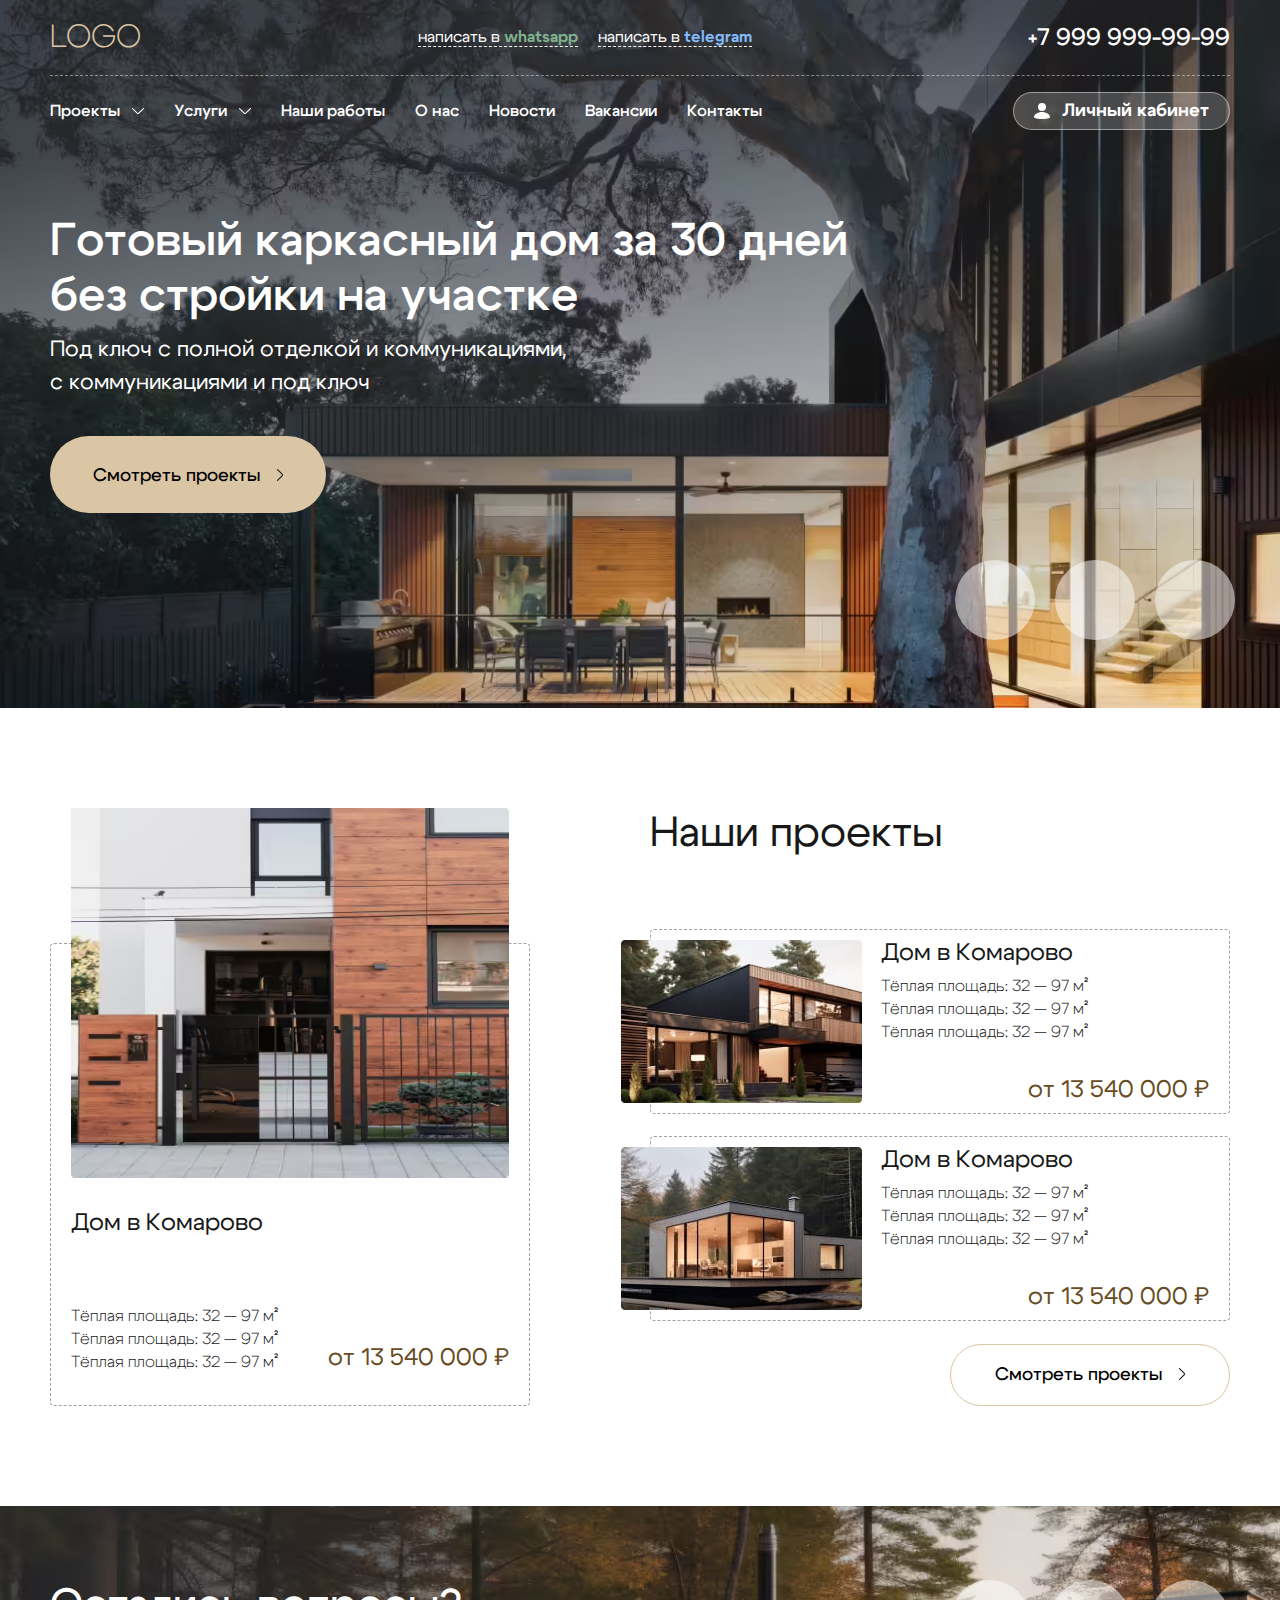
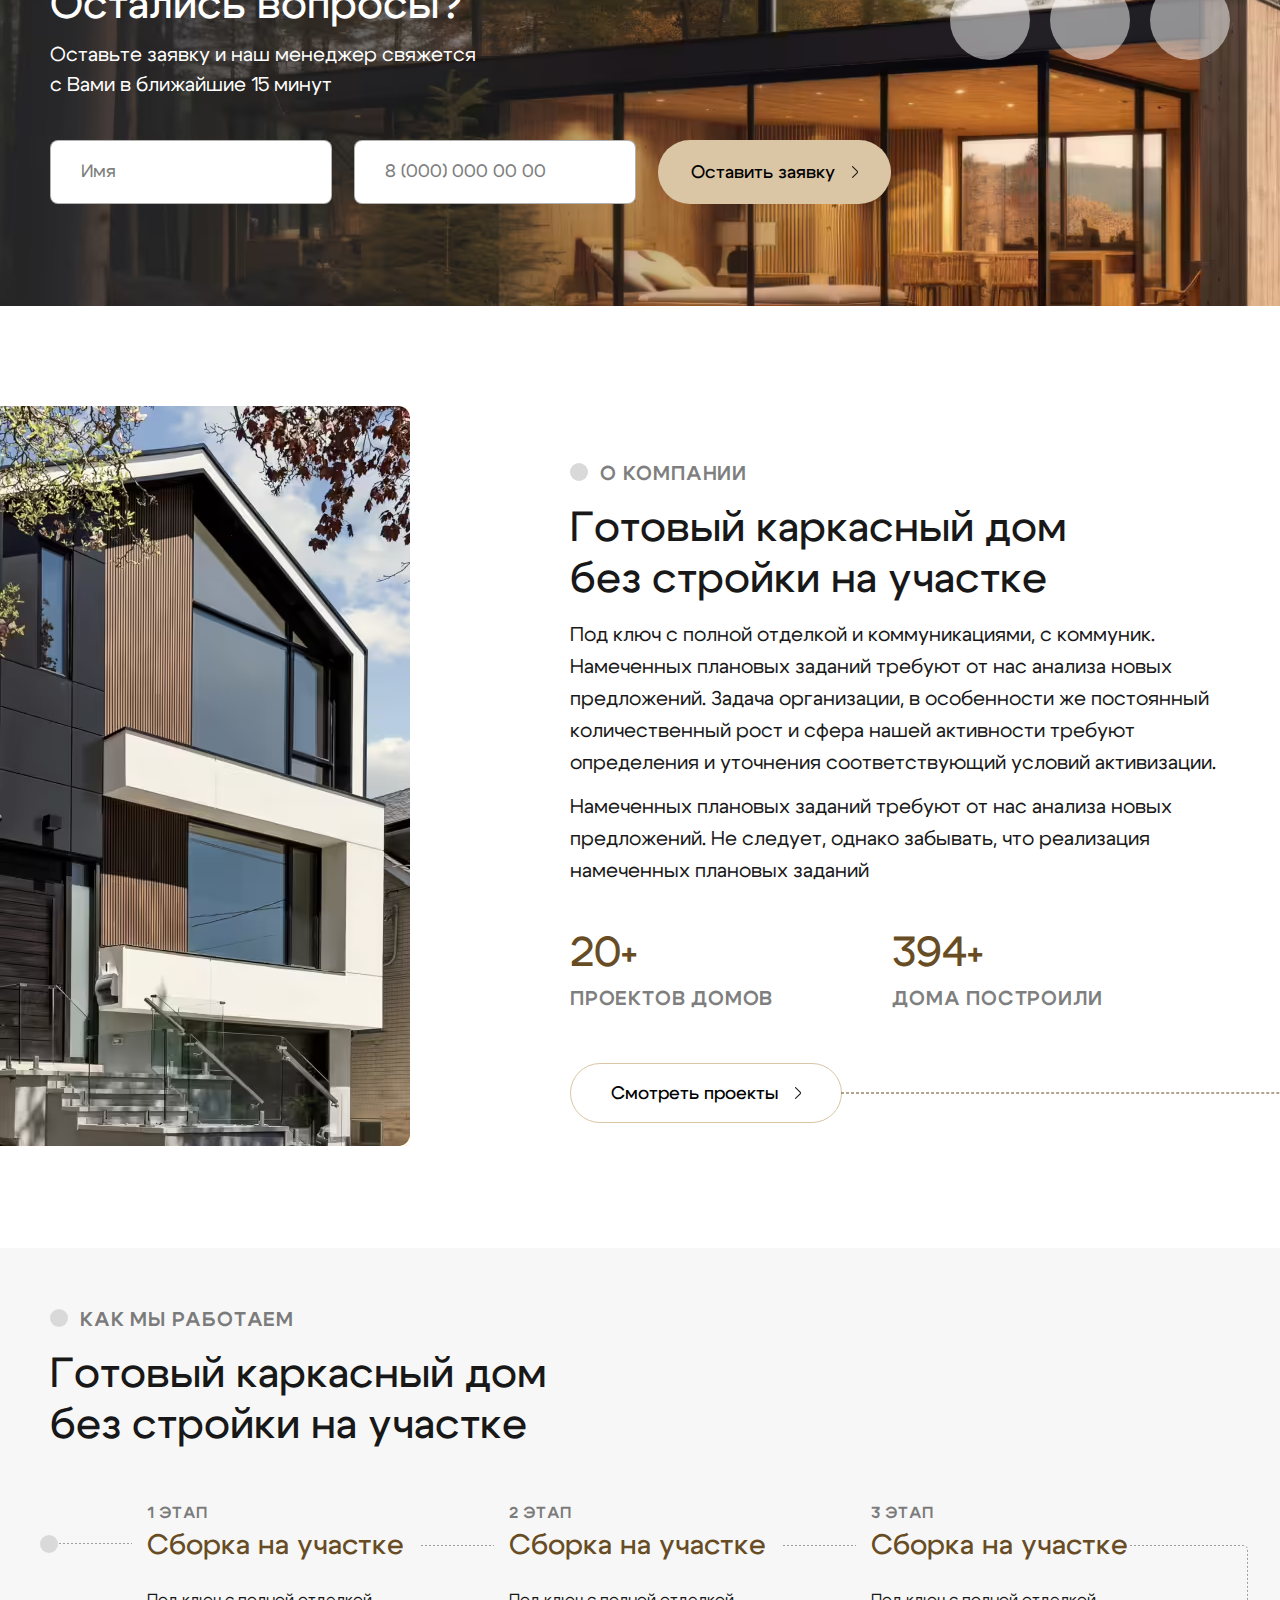
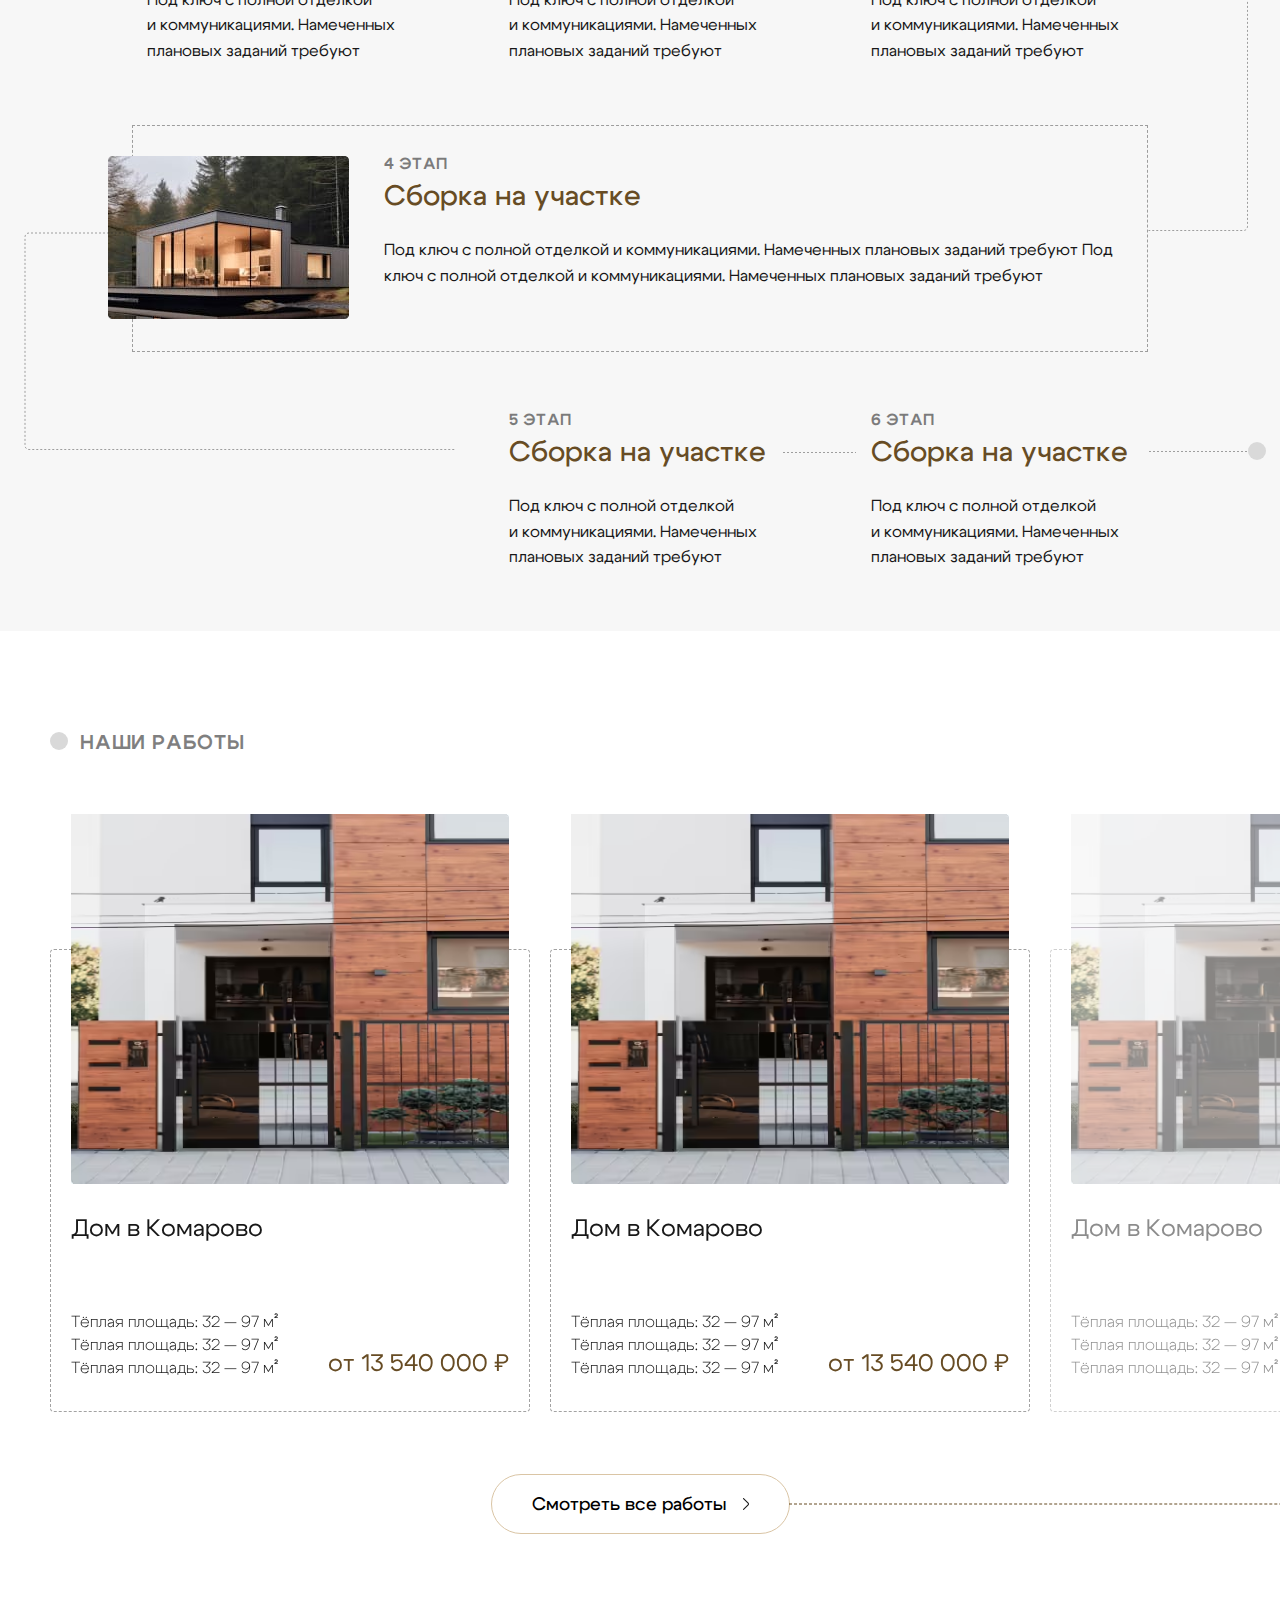
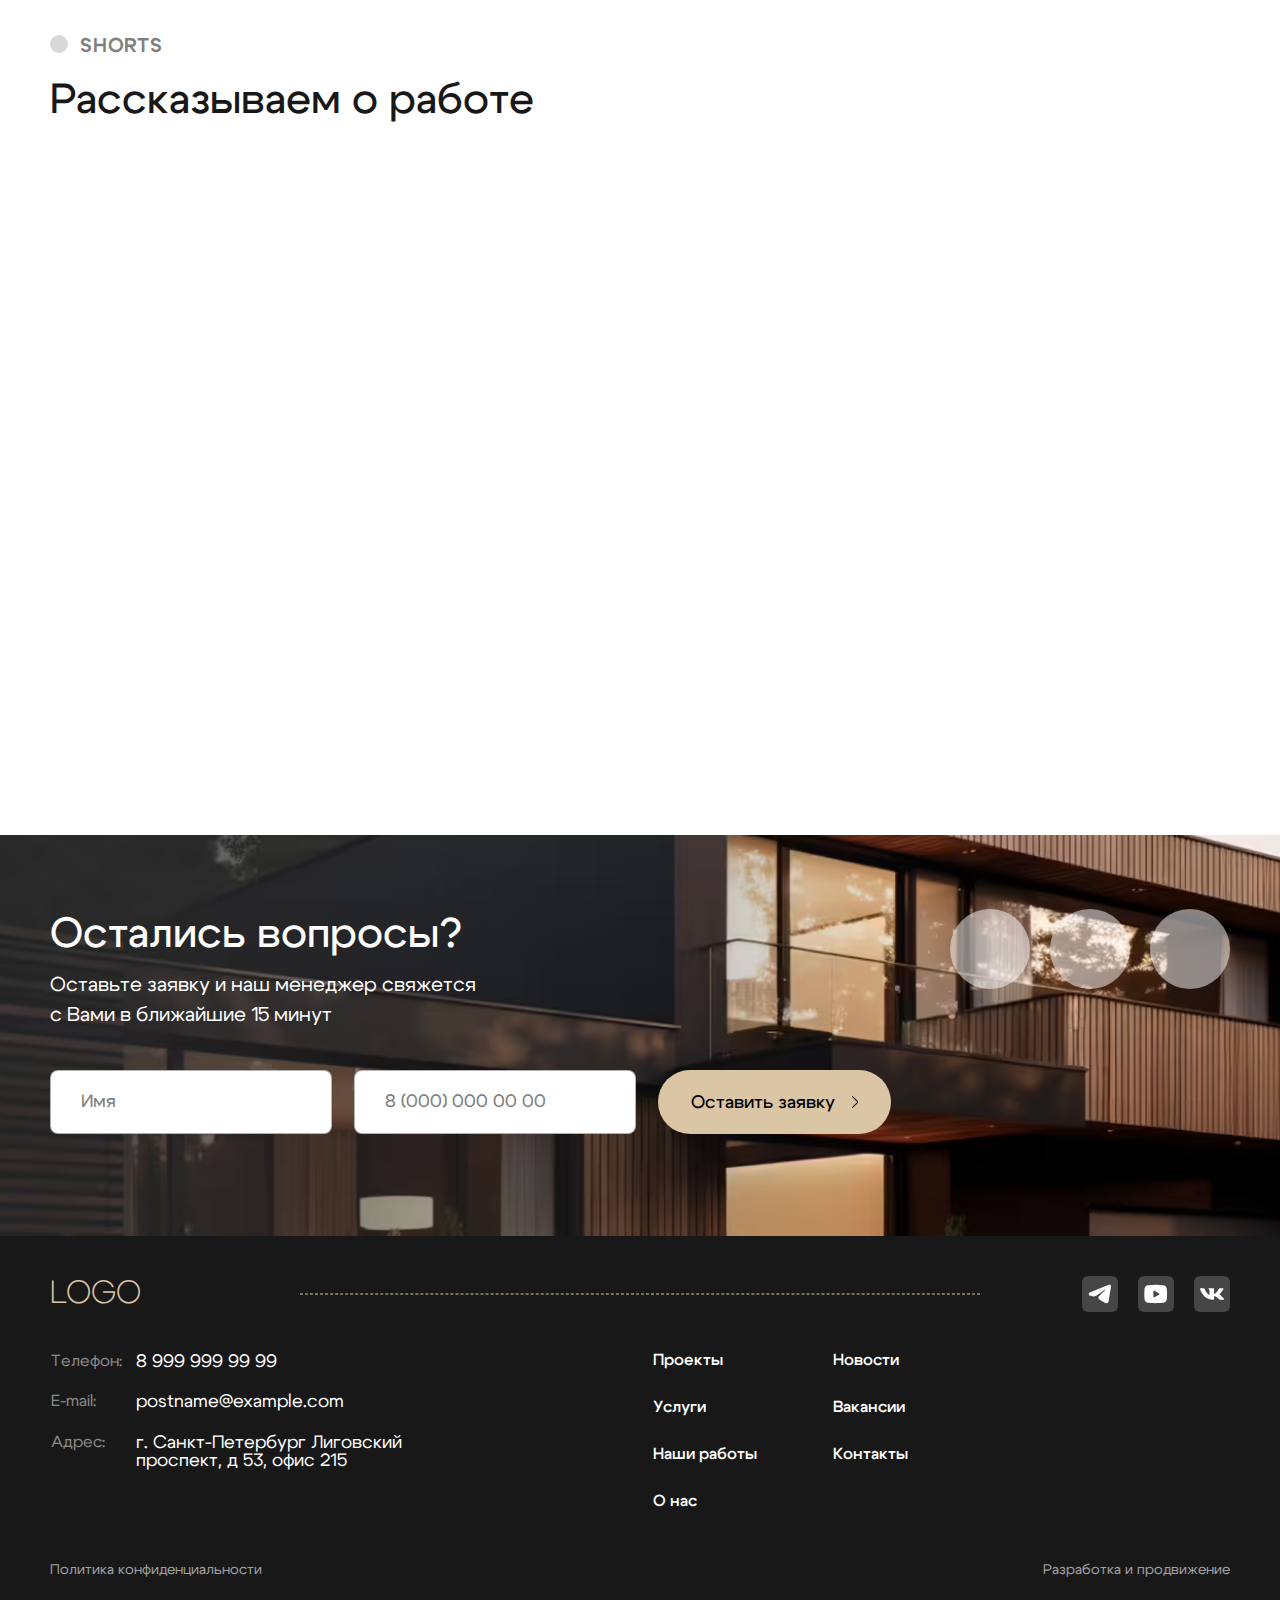
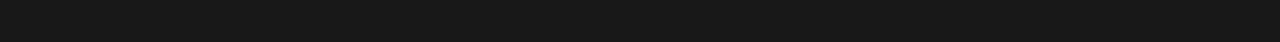
<file: index.html>
<!DOCTYPE html>
<html class="page" lang="ru">
<head>
    <meta charset="UTF-8">
    <meta name="viewport" content="width=device-width, initial-scale=1.0">
    <meta http-equiv="X-UA-Compatible" content="ie=edge">
    <title>HouseCraft</title>
    <link rel="stylesheet" href="css/style.min.css">
    <script defer src="js/main.min.js"></script>

</head>

<body class="body">

<header class="header header--hero" style="background-image: url('./img/hero-bg.jpg');
background-image: image-set(
  './img/hero-bg.avif' type('image/avif'),
  './img/hero-bg.webp' type('image/webp')
);">

        <div class="container">
            <div class="header__top">
                <div class="header__top-wrapper">
                    <a class="header__logo" href="index.html">
                        Logo
                    </a>
                    <div class="header__contacts">
                        <a class="header__contact" href="#" target="_blank">написать в <span
                                class="header__contact-span">whatsapp</span></a>
                        <a class="header__contact" href="#" target="_blank">написать в <span
                                class="header__contact-span">telegram</span></a>
                    </div>
                    <a class="header__tel" href="tel:+79999999999">+7 999 999-99-99</a>
                    <button class="burger" aria-label="Открыть меню">
                        <span class="burger__line"></span>
                        <span class="burger__line"></span>
                        <span class="burger__line"></span>
                    </button>
                    <div class="mob-nav"></div>
                </div>

            </div>
            <div class="header__bottom">
                <div class="header__bottom-wrapper">
                    <nav class="header__nav">
                        <ul class="header__items">
                            <li class="header__item">
                                <a class="header__item-link" href="projects.html">
                                    Проекты
                                    <svg class="header__item-link-svg">
                                        <use xlink:href="img/sprite.svg#header-arrow"></use>
                                    </svg>
                                </a>
                                <ul class="header__submenu">
                                    <li class="header__submenu-list">
                                        <a class="header__submenu-link" href="single-project.html">Проект 1</a>
                                    </li>
                                    <li class="header__submenu-list">
                                        <a class="header__submenu-link" href="single-project2.html">Проект 2</a>
                                    </li>
                                    <li class="header__submenu-list">
                                        <a class="header__submenu-link" href="#">Проект 3</a>
                                    </li>
                                    <li class="header__submenu-list">
                                        <a class="header__submenu-link" href="#">Проект 4</a>
                                    </li>
                                    <li class="header__submenu-list">
                                        <a class="header__submenu-link" href="#">Проект 5</a>
                                    </li>
                                </ul>
                            </li>
                            <li class="header__item">
                                <a class="header__item-link" href="services.html">
                                    Услуги
                                    <svg class="header__item-link-svg">
                                        <use xlink:href="img/sprite.svg#header-arrow"></use>
                                    </svg>
                                </a>
                                <ul class="header__submenu">
                                    <li class="header__submenu-list">
                                        <a class="header__submenu-link" href="#">Услуги 1</a>
                                    </li>
                                    <li class="header__submenu-list">
                                        <a class="header__submenu-link" href="#">Услуги 2</a>
                                    </li>
                                    <li class="header__submenu-list">
                                        <a class="header__submenu-link" href="#">Услуги 3</a>
                                    </li>
                                    <li class="header__submenu-list">
                                        <a class="header__submenu-link" href="#">Услуги 4</a>
                                    </li>
                                    <li class="header__submenu-list">
                                        <a class="header__submenu-link" href="#">Услуги 5</a>
                                    </li>
                                </ul>
                            </li>
                            <li class="header__item">
                                <a class="header__item-link" href="works.html">Наши работы</a>
                            </li>
                            <li class="header__item">
                                <a class="header__item-link" href="about.html">О нас</a>
                            </li>
                            <li class="header__item">
                                <a class="header__item-link" href="news.html">Новости</a>
                            </li>
                            <li class="header__item">
                                <a class="header__item-link popup" href="#"  data-graph-animation="fadeInUp" data-graph-path="questions">Вакансии</a>
                            </li>
                            <li class="header__item">
                                <a class="header__item-link" href="contacts.html">Контакты</a>
                            </li>
                        </ul>
                    </nav>
                    <a class="header__personal" href="lk.html">
                        <svg class="header__personal-img">
                            <use xlink:href="img/sprite.svg#lk"></use>
                        </svg>
                        <span class="header__personal-text">Личный кабинет</span>
                    </a>
                </div>
            </div>

            <div class="header__hero hero">
                <div class="hero__wrapper">
                    <h1 class="hero__title">Готовый каркасный дом за 30 дней без стройки на участке</h1>
                    <p class="hero__subtitle">
                        Под ключ с полной отделкой и коммуникациями, с коммуникациями и под ключ
                    </p>
                    <a class="hero__btn btn" href="#">Смотреть проекты</a>
                </div>
            </div>

        </div>
    </header>
    <main class="main">
        <section class="projects">
            <div class="container">
                <div class="projects__wrapper">
                    <h2 class="projects__title">Наши проекты</h2>

                    <a class="card" href="#">
                        <div class="card__wrapper">
                            <div class="card__media">
                                <picture>
                                    <source srcset="./img/card3.avif" type="image/avif">
                                    <source srcset="./img/card3.webp" type="image/webp">
                                    <img class="card__media-img" src="./img/card3.jpg" alt="Дом в Комарово">
                                </picture>
                            </div>
                            <div class="card__content">
                                <div class="card__content-left">
                                    <h3 class="card__title">Дом в Комарово</h3>
                                    <ul class="card__descr">
                                        <li class="card__descr-item">Тёплая площадь: 32 — 97 м²</li>
                                        <li class="card__descr-item">Тёплая площадь: 32 — 97 м²</li>
                                        <li class="card__descr-item">Тёплая площадь: 32 — 97 м²</li>
                                    </ul>
                                </div>
                                <div class="card__content-right">
                                    <p class="card__price">
                                        от 13 540 000 ₽
                                    </p>
                                </div>
                            </div>
                        </div>
                        <div class="card__overlay"></div>
                        <div class="card__overlay-circle">
                        </div>
                    </a>

                    <a class="card card--small" href="#">
                        <div class="card__wrapper">
                            <div class="card__media">
                                <picture>
                                    <source media="(max-width: 576px)" srcset="./img/card-2.jpg">
                                    <img class="card__media-img" src="./img/card.jpg" alt="">
                                </picture>
                            </div>
                            <div class="card__content">
                                <h3 class="card__title">Дом в Комарово</h3>
                                <ul class="card__descr">
                                    <li class="card__descr-item">Тёплая площадь: 32 — 97 м²</li>
                                    <li class="card__descr-item">Тёплая площадь: 32 — 97 м²</li>
                                    <li class="card__descr-item">Тёплая площадь: 32 — 97 м²</li>
                                </ul>

                                <p class="card__price">
                                    от 13 540 000 ₽
                                </p>
                            </div>
                        </div>
                        <div class="card__overlay-circle">
                        </div>
                    </a>

                    <a class="card card--small" href="#">
                        <div class="card__wrapper">
                            <div class="card__media">
                                <picture>
                                    <source media="(max-width: 576px)" srcset="./img/card2-2.jpg">
                                    <img class="card__media-img" src="./img/card2.jpg" alt="">
                                </picture>
                            </div>
                            <div class="card__content">
                                <h3 class="card__title">Дом в Комарово</h3>
                                <ul class="card__descr">
                                    <li class="card__descr-item">Тёплая площадь: 32 — 97 м²</li>
                                    <li class="card__descr-item">Тёплая площадь: 32 — 97 м²</li>
                                    <li class="card__descr-item">Тёплая площадь: 32 — 97 м²</li>
                                </ul>

                                <p class="card__price">
                                    от 13 540 000 ₽
                                </p>
                            </div>
                        </div>
                        <div class="card__overlay-circle">
                        </div>
                    </a>

                    <a class="projects__btn btn btn--transparent" href="#">Смотреть проекты</a>
                </div>
            </div>
        </section>

<section class="question" style="background-image: url('./img/question-bg.jpg');
background-image: image-set(
  './img/question-bg.avif' type('image/avif'),
  './img/question-bg.webp' type('image/webp')
);">

    <div class="container">
      <div class="question__wrapper">
        <h2 class="question__title">Остались вопросы?</h2>
        <p class="question__subtitle">Оставьте заявку и наш менеджер свяжется с Вами в ближайшие 15 минут
        </p>
        <form class="question__form" action="#">
          <input class="question__input" type="text" name="name" placeholder="Имя" required>
          <input class="question__input" type="tel" inputmode="tel" name="tel" placeholder="8 (000) 000 00 00" required>
          <button class="question__submit btn" type="submit">Оставить заявку</button>
        </form>
      </div>
    </div>
  </section>

        <section class="about">
            <div class="about__wrapper">
                <div class="about__media">
                    <picture>
                        <source srcset="./img/about.avif" type="image/avif">
                        <source srcset="./img/about.webp" type="image/webp">
                        <img class="about__media-img" src="./img/about.jpg" alt="Пример дома">
                    </picture>
                </div>
                <div class="about__content">
                    <h2 class="about__title title">О компании</h2>
                    <div class="about__subtitle subtitle">Готовый каркасный дом без стройки на участке</div>
                    <p class="about__text">
                        Под ключ с полной отделкой и коммуникациями, с коммуник. Намеченных плановых заданий требуют
                        от нас анализа новых предложений. Задача организации, в особенности же постоянный
                        количественный рост и сфера нашей активности требуют определения и уточнения соответствующий
                        условий активизации.

                    </p>
                    <p class="about__text">
                        Намеченных плановых заданий требуют от нас анализа новых предложений. Не следует, однако
                        забывать, что реализация намеченных плановых заданий
                    </p>
                    <ul class="about__advantages">
                        <li class="about__advantage">
                            <span class="about__advantage-num">20+</span>
                            <span class="about__advantage-text">проектов домов</span>
                        </li>
                        <li class="about__advantage">
                            <span class="about__advantage-num">394+</span>
                            <span class="about__advantage-text">дома построили</span>
                        </li>
                    </ul>
                    <a class="about__btn btn btn--transparent" href="#">Смотреть проекты</a>
                </div>
            </div>
        </section>

        <section class="work">
  <div class="container">
    <div class="work__wrapper">

      <h2 class="work__title title">Как мы работаем</h2>
      <div class="work__subtitle subtitle">Готовый каркасный дом без стройки на участке</div>

      <ul class="work__stages">

<li class="stage">
  <div class="stage__wrap">
    <span class="stage__num">1 этап</span>
    <p class="stage__title">Сборка на участке</p>
    <p class="stage__subtitle">Под ключ с полной отделкой и коммуникациями. Намеченных плановых
      заданий требуют </p>
  </div>
</li>

<li class="stage">
  <div class="stage__wrap">
    <span class="stage__num">2 этап</span>
    <p class="stage__title">Сборка на участке</p>
    <p class="stage__subtitle">Под ключ с полной отделкой и коммуникациями. Намеченных плановых
      заданий требуют </p>
  </div>
</li>

<li class="stage">
  <div class="stage__wrap">
    <span class="stage__num">3 этап</span>
    <p class="stage__title">Сборка на участке</p>
    <p class="stage__subtitle">Под ключ с полной отделкой и коммуникациями. Намеченных плановых
      заданий требуют </p>
  </div>
</li>

<li class="stage stage--card">
  <div class="stage__wrap">
    <div class="stage__media">
      <picture>
        <source media="(max-width: 768px)" srcset="./img/work-card-2.jpg">
        <img class="stage__img" src="./img/work-card.jpg" alt="">
      </picture>
    </div>
    <div class="stage__content">
      <span class="stage__num">4 этап</span>
      <p class="stage__title">Сборка на участке</p>
      <p class="stage__subtitle">Под ключ с полной отделкой и коммуникациями. Намеченных
        плановых заданий требуют Под ключ с полной отделкой и коммуникациями. Намеченных
        плановых заданий требуют </p>
    </div>
  </div>
</li>

<li class="stage">
  <div class="stage__wrap">
    <span class="stage__num">5 этап</span>
    <p class="stage__title">Сборка на участке</p>
    <p class="stage__subtitle">Под ключ с полной отделкой и коммуникациями. Намеченных плановых
      заданий требуют </p>
  </div>
</li>

<li class="stage">
  <div class="stage__wrap">
    <span class="stage__num">6 этап</span>
    <p class="stage__title">Сборка на участке</p>
    <p class="stage__subtitle">Под ключ с полной отделкой и коммуникациями. Намеченных плановых
      заданий требуют </p>
  </div>
</li>

      </ul>
    </div>
  </div>
</section>

        <section class="example">
  <div class="example__wrapper">
    <h2 class="example__title title">Наши работы</h2>
    <div class="example__swiper swiper">
      <div class="example__swiper-wrapper swiper-wrapper">
        <div class="example__swiper-slide swiper-slide">
          <a class="card" href="#">
            <div class="card__wrapper">
              <div class="card__media">
                <picture>
                  <source srcset="./img/card3.avif" type="image/avif">
                  <source srcset="./img/card3.webp" type="image/webp">
                  <img class="card__media-img" src="./img/card3.jpg" alt="Дом в Комарово">
                </picture>
              </div>
              <div class="card__content">
                <div class="card__content-left">
                  <h3 class="card__title">Дом в Комарово</h3>
                  <ul class="card__descr">
                    <li class="card__descr-item">Тёплая площадь: 32 — 97 м²</li>
                    <li class="card__descr-item">Тёплая площадь: 32 — 97 м²</li>
                    <li class="card__descr-item">Тёплая площадь: 32 — 97 м²</li>
                  </ul>
                </div>
                <div class="card__content-right">
                  <p class="card__price">
                    от 13 540 000 ₽
                  </p>
                </div>
              </div>
            </div>
            <div class="card__overlay"></div>
            <div class="card__overlay-circle">
            </div>
          </a>
        </div>
        <div class="example__swiper-slide swiper-slide">
          <a class="card" href="#">
            <div class="card__wrapper">
              <div class="card__media">
                <picture>
                  <source srcset="./img/card3.avif" type="image/avif">
                  <source srcset="./img/card3.webp" type="image/webp">
                  <img class="card__media-img" src="./img/card3.jpg" alt="Дом в Комарово">
                </picture>
              </div>
              <div class="card__content">
                <div class="card__content-left">
                  <h3 class="card__title">Дом в Комарово</h3>
                  <ul class="card__descr">
                    <li class="card__descr-item">Тёплая площадь: 32 — 97 м²</li>
                    <li class="card__descr-item">Тёплая площадь: 32 — 97 м²</li>
                    <li class="card__descr-item">Тёплая площадь: 32 — 97 м²</li>
                  </ul>
                </div>
                <div class="card__content-right">
                  <p class="card__price">
                    от 13 540 000 ₽
                  </p>
                </div>
              </div>
            </div>
            <div class="card__overlay"></div>
            <div class="card__overlay-circle">
            </div>
          </a>
        </div>
        <div class="example__swiper-slide swiper-slide">
          <a class="card" href="#">
            <div class="card__wrapper">
              <div class="card__media">
                <picture>
                  <source srcset="./img/card3.avif" type="image/avif">
                  <source srcset="./img/card3.webp" type="image/webp">
                  <img class="card__media-img" src="./img/card3.jpg" alt="Дом в Комарово">
                </picture>
              </div>
              <div class="card__content">
                <div class="card__content-left">
                  <h3 class="card__title">Дом в Комарово</h3>
                  <ul class="card__descr">
                    <li class="card__descr-item">Тёплая площадь: 32 — 97 м²</li>
                    <li class="card__descr-item">Тёплая площадь: 32 — 97 м²</li>
                    <li class="card__descr-item">Тёплая площадь: 32 — 97 м²</li>
                  </ul>
                </div>
                <div class="card__content-right">
                  <p class="card__price">
                    от 13 540 000 ₽
                  </p>
                </div>
              </div>
            </div>
            <div class="card__overlay"></div>
            <div class="card__overlay-circle">
            </div>
          </a>
        </div>
        <div class="example__swiper-slide swiper-slide">
          <a class="card" href="#">
            <div class="card__wrapper">
              <div class="card__media">
                <picture>
                  <source srcset="./img/card3.avif" type="image/avif">
                  <source srcset="./img/card3.webp" type="image/webp">
                  <img class="card__media-img" src="./img/card3.jpg" alt="Дом в Комарово">
                </picture>
              </div>
              <div class="card__content">
                <div class="card__content-left">
                  <h3 class="card__title">Дом в Комарово</h3>
                  <ul class="card__descr">
                    <li class="card__descr-item">Тёплая площадь: 32 — 97 м²</li>
                    <li class="card__descr-item">Тёплая площадь: 32 — 97 м²</li>
                    <li class="card__descr-item">Тёплая площадь: 32 — 97 м²</li>
                  </ul>
                </div>
                <div class="card__content-right">
                  <p class="card__price">
                    от 13 540 000 ₽
                  </p>
                </div>
              </div>
            </div>
            <div class="card__overlay"></div>
            <div class="card__overlay-circle">
            </div>
          </a>
        </div>
        <div class="example__swiper-slide swiper-slide">
          <a class="card" href="#">
            <div class="card__wrapper">
              <div class="card__media">
                <picture>
                  <source srcset="./img/card3.avif" type="image/avif">
                  <source srcset="./img/card3.webp" type="image/webp">
                  <img class="card__media-img" src="./img/card3.jpg" alt="Дом в Комарово">
                </picture>
              </div>
              <div class="card__content">
                <div class="card__content-left">
                  <h3 class="card__title">Дом в Комарово</h3>
                  <ul class="card__descr">
                    <li class="card__descr-item">Тёплая площадь: 32 — 97 м²</li>
                    <li class="card__descr-item">Тёплая площадь: 32 — 97 м²</li>
                    <li class="card__descr-item">Тёплая площадь: 32 — 97 м²</li>
                  </ul>
                </div>
                <div class="card__content-right">
                  <p class="card__price">
                    от 13 540 000 ₽
                  </p>
                </div>
              </div>
            </div>
            <div class="card__overlay"></div>
            <div class="card__overlay-circle">
            </div>
          </a>
        </div>
        <div class="example__swiper-slide swiper-slide">
          <a class="card" href="#">
            <div class="card__wrapper">
              <div class="card__media">
                <picture>
                  <source srcset="./img/card3.avif" type="image/avif">
                  <source srcset="./img/card3.webp" type="image/webp">
                  <img class="card__media-img" src="./img/card3.jpg" alt="Дом в Комарово">
                </picture>
              </div>
              <div class="card__content">
                <div class="card__content-left">
                  <h3 class="card__title">Дом в Комарово</h3>
                  <ul class="card__descr">
                    <li class="card__descr-item">Тёплая площадь: 32 — 97 м²</li>
                    <li class="card__descr-item">Тёплая площадь: 32 — 97 м²</li>
                    <li class="card__descr-item">Тёплая площадь: 32 — 97 м²</li>
                  </ul>
                </div>
                <div class="card__content-right">
                  <p class="card__price">
                    от 13 540 000 ₽
                  </p>
                </div>
              </div>
            </div>
            <div class="card__overlay"></div>
            <div class="card__overlay-circle">
            </div>
          </a>
        </div>
      </div>
    </div>
  </div>
  <div class="container">
    <div class="example__buttom">
      <a class="example__btn btn btn--transparent" href="#">Смотреть все работы</a>
    </div>
  </div>
</section>

        <section class="shorts">
            <div class="container">
                <div class="shorts__wrapper">
                    <h2 class="shorts__title title">shorts</h2>
                    <div class="shorts__subtitle subtitle">Рассказываем о работе</div>

                    <div class="shorts__items">
                        <iframe height="560" src="https://www.youtube.com/embed/c7Dhk-ivw0Q"
                            title="Chipi Chipi Chapa Chapa Cat | Green Screen" frameborder="0"
                            allow="accelerometer; autoplay; clipboard-write; encrypted-media; gyroscope; picture-in-picture; web-share"
                            allowfullscreen loading="lazy"></iframe>
                        <iframe height="560" src="https://www.youtube.com/embed/c7Dhk-ivw0Q"
                            title="Chipi Chipi Chapa Chapa Cat | Green Screen" frameborder="0"
                            allow="accelerometer; autoplay; clipboard-write; encrypted-media; gyroscope; picture-in-picture; web-share"
                            allowfullscreen loading="lazy"></iframe>
                        <iframe height="560" src="https://www.youtube.com/embed/c7Dhk-ivw0Q"
                            title="Chipi Chipi Chapa Chapa Cat | Green Screen" frameborder="0"
                            allow="accelerometer; autoplay; clipboard-write; encrypted-media; gyroscope; picture-in-picture; web-share"
                            allowfullscreen loading="lazy"></iframe>
                        <iframe height="560" src="https://www.youtube.com/embed/c7Dhk-ivw0Q"
                            title="Chipi Chipi Chapa Chapa Cat | Green Screen" frameborder="0"
                            allow="accelerometer; autoplay; clipboard-write; encrypted-media; gyroscope; picture-in-picture; web-share"
                            allowfullscreen loading="lazy"></iframe>
                    </div>
                </div>
            </div>
        </section>

  <section class="question" style="background-image: url('./img/question-bg2.jpg');
  background-image: image-set(
    './img/question-bg2.avif' type('image/avif'),
    './img/question-bg2.webp' type('image/webp')
  );">

    <div class="container">
      <div class="question__wrapper">
        <h2 class="question__title">Остались вопросы?</h2>
        <p class="question__subtitle">Оставьте заявку и наш менеджер свяжется с Вами в ближайшие 15 минут
        </p>
        <form class="question__form" action="#">
          <input class="question__input" type="text" name="name" placeholder="Имя" required>
          <input class="question__input" type="tel" inputmode="tel" name="tel" placeholder="8 (000) 000 00 00" required>
          <button class="question__submit btn" type="submit">Оставить заявку</button>
        </form>
      </div>
    </div>
  </section>
    </main>
    <footer class="footer">
    <div class="container">
        <div class="footer__wrapper">
            <div class="footer__top">
                <a class="footer__logo" href="#">
                    Logo
                </a>

                <ul class="footer__socials socials">
                    <li class="socials__item">
                        <a class="socials__item-link" href="#">
                            <svg class="socials__item-img">
                                <use xlink:href="img/sprite.svg#telegram"></use>
                            </svg>
                        </a>
                    </li>
                    <li class="socials__item">
                        <a class="socials__item-link" href="#">
                            <svg class="socials__item-img">
                                <use xlink:href="img/sprite.svg#youtube"></use>
                            </svg>
                        </a>
                    </li>
                    <li class="socials__item">
                        <a class="socials__item-link" href="#">
                            <svg class="socials__item-img">
                                <use xlink:href="img/sprite.svg#vk"></use>
                            </svg>
                        </a>
                    </li>
                </ul>
            </div>

            <div class="footer__bottom">
                <table class="footer__contacts contacts-table">
                    <tr>
                        <td>Телефон:</td>
                        <td>
                            <a href="tel:+79999999999">
                                8 999 999 99 99
                            </a>
                        </td>
                    </tr>
                    <tr>
                        <td>E-mail:</td>
                        <td>
                            <a href="mailto:postname@example.com">
                                postname@example.com
                            </a>
                        </td>
                    </tr>
                    <tr>
                        <td>Адрес:</td>
                        <td>
                            <a href="https://yandex.ru/maps/-/CDBd703P" target="_blank">
                                г. Санкт-Петербург Лиговский проспект, д 53, офис 215
                            </a>
                        </td>
                    </tr>
                </table>
                <nav class="footer__nav">
                    <ul class="footer__items">
                        <li class="footer__item">
                            <a class="footer__item-link" href="#">
                                Проекты
                            </a>
                        </li>
                        <li class="footer__item">
                            <a class="footer__item-link" href="#">
                                Услуги
                            </a>
                        </li>
                        <li class="footer__item">
                            <a class="footer__item-link" href="#">
                                Наши работы
                            </a>
                        </li>
                        <li class="footer__item">
                            <a class="footer__item-link" href="#">
                                О нас
                            </a>
                        </li>
                    </ul>
                    <ul class="footer__items">
                        <li class="footer__item">
                            <a class="footer__item-link" href="#">
                                Новости
                            </a>
                        </li>
                        <li class="footer__item">
                            <a class="footer__item-link" href="#">
                                Вакансии
                            </a>
                        </li>
                        <li class="footer__item">
                            <a class="footer__item-link" href="#">
                                Контакты
                            </a>
                        </li>

                    </ul>
                </nav>
            </div>

            <div class="footer__info">
                <a class="footer__privacy" href="#">
                    Политика конфиденциальности
                </a>
                <a class="footer__development" href="#" target="_blank">
                    Разработка и продвижение
                </a>
            </div>

            <div class="graph-modal">
                <div class="graph-modal__container" role="dialog" aria-modal="true" data-graph-target="questions">
                    <button class="btn-reset graph-modal__close js-modal-close"
                        aria-label="Закрыть модальное окно"></button>
                    <div class="graph-modal__content">

  <section class="question" style="background-image: url('./img/hero-bg.jpg');
  background-image: image-set(
    './img/hero-bg.avif' type('image/avif'),
    './img/hero-bg.webp' type('image/webp')
  );">

    <div class="container">
      <div class="question__wrapper">
        <h2 class="question__title">Остались вопросы?</h2>
        <p class="question__subtitle">Оставьте заявку и наш менеджер свяжется с Вами в ближайшие 15 минут
        </p>
        <form class="question__form" action="#">
          <input class="question__input" type="text" name="name" placeholder="Имя" required>
          <input class="question__input" type="tel" inputmode="tel" name="tel" placeholder="8 (000) 000 00 00" required>
          <button class="question__submit btn" type="submit">Оставить заявку</button>
        </form>
      </div>
    </div>
  </section>
                    </div>
                </div>
                <div class="graph-modal__container" role="dialog" aria-modal="true"
                    data-graph-target="questions-success">
                    <button class="btn-reset graph-modal__close js-modal-close"
                        aria-label="Закрыть модальное окно"></button>
                    <div class="graph-modal__content">
                        <section class="question" style="background-image: url('./img/hero-bg.jpg');
background-image: image-set(
  './img/hero-bg.avif' type('image/avif'),
  './img/hero-bg.webp' type('image/webp')
);">
  <div class="container">
    <div class="question__wrapper question__wrapper--success">
      <h2 class="question__title">Спасибо за заявку!</h2>
      <p class="question__subtitle">Наш специалист свяжется с вами в течение 15 минут
      </p>
    </div>
  </div>
</section>
                    </div>
                </div>
            </div>
        </div>
    </div>
</footer>
</body>

</html>
</file>
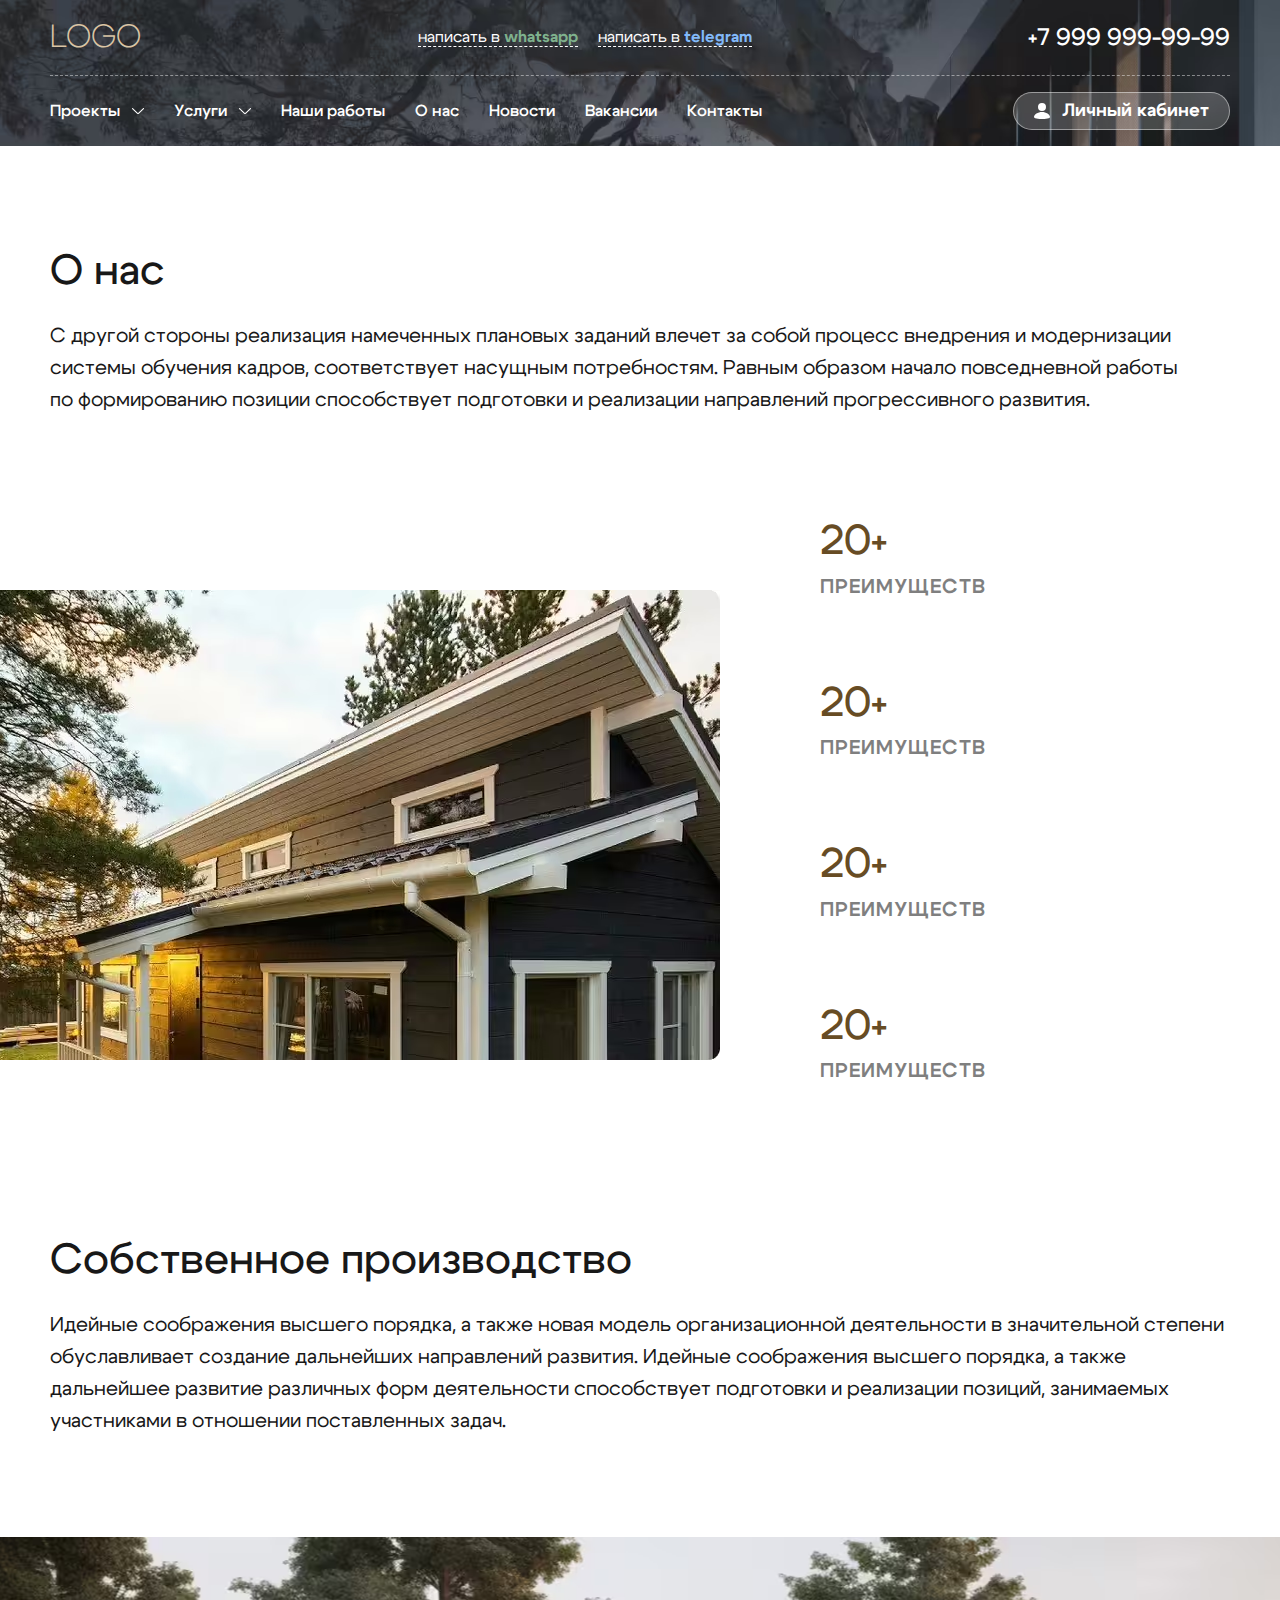
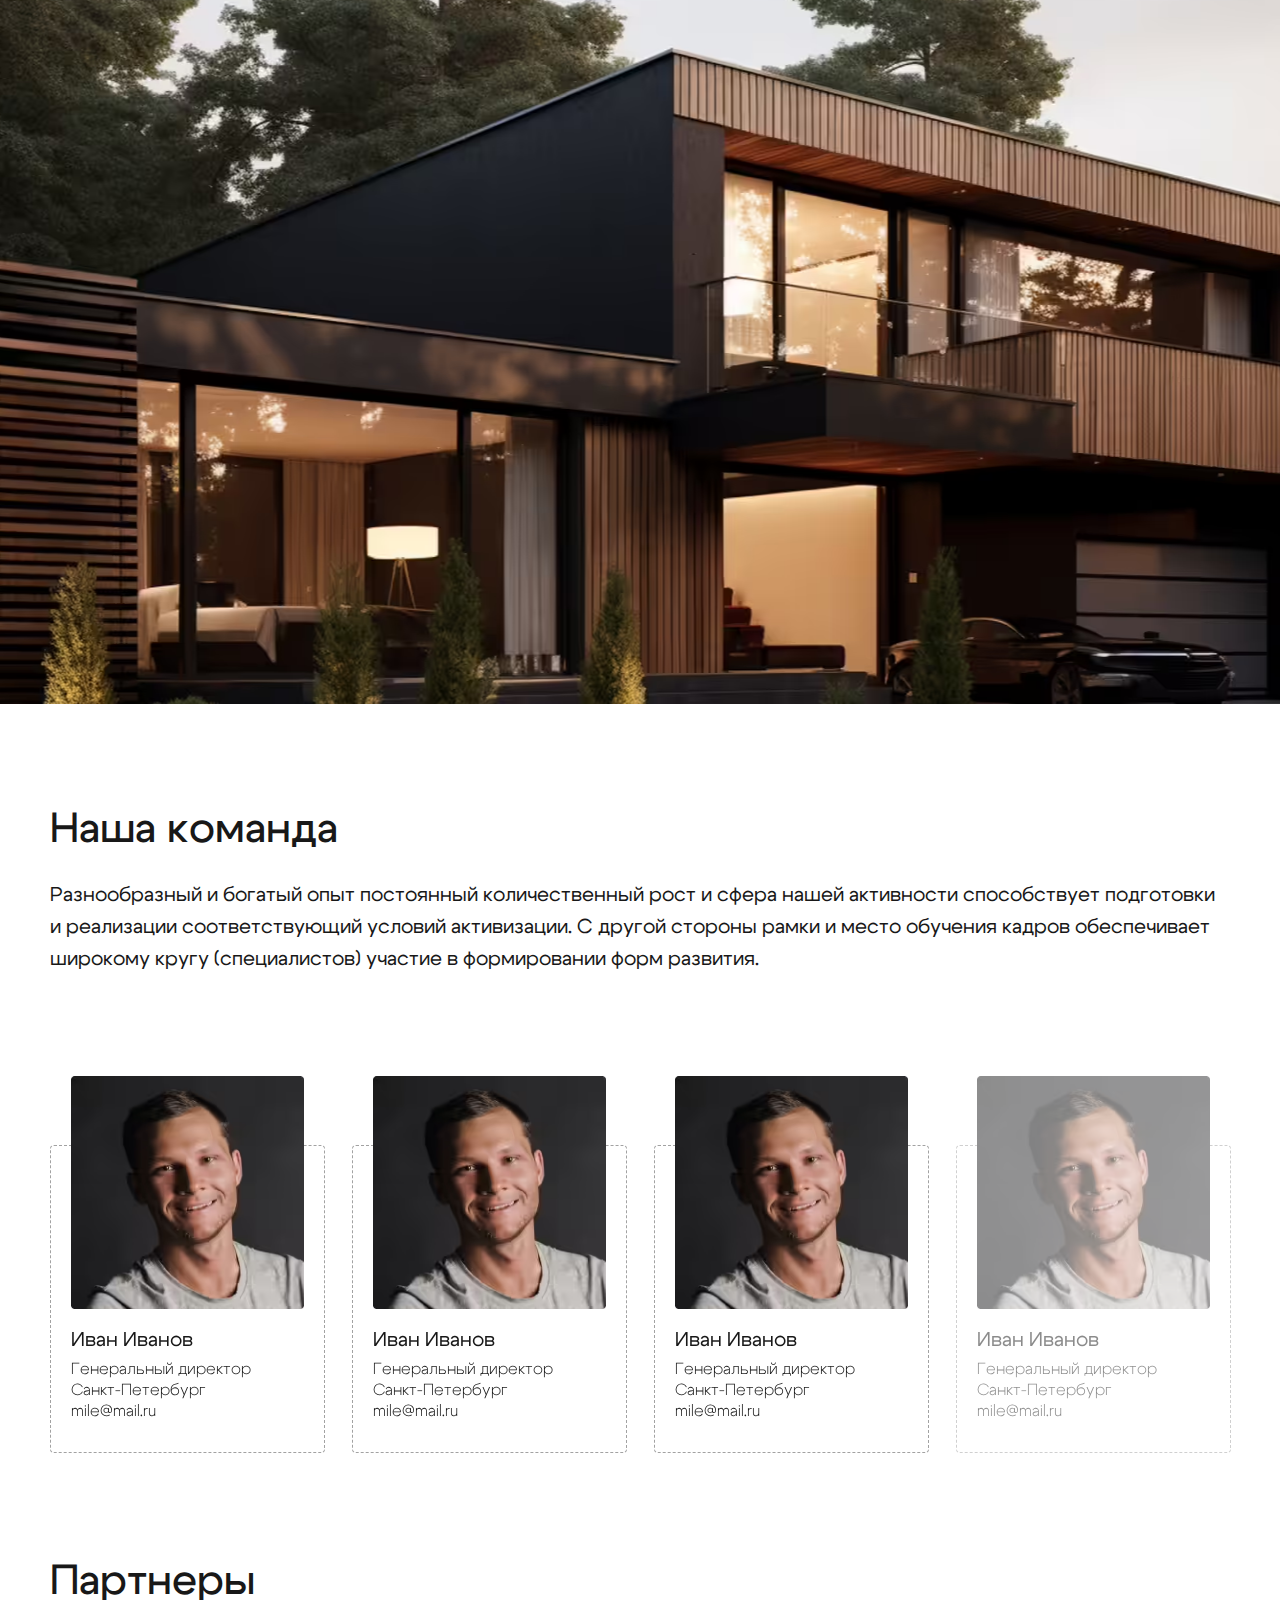
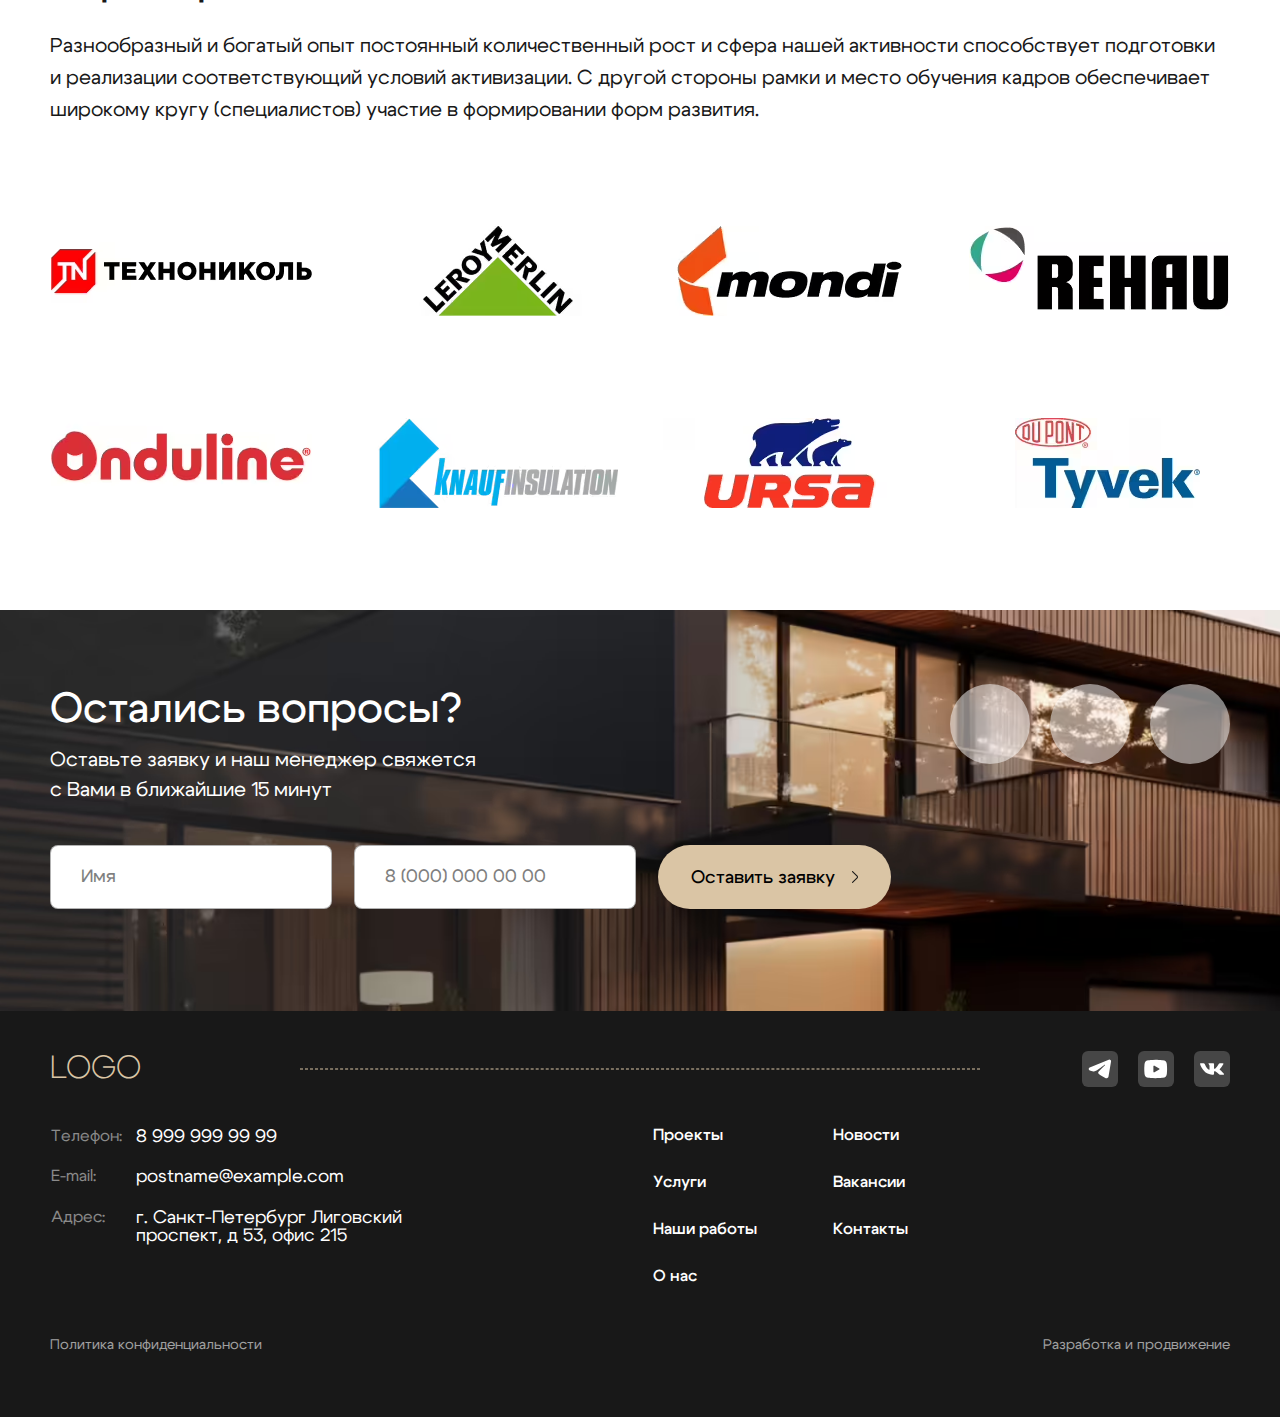
<file: about.html>
<!DOCTYPE html>
<html class="page" lang="ru">
<head>
    <meta charset="UTF-8">
    <meta name="viewport" content="width=device-width, initial-scale=1.0">
    <meta http-equiv="X-UA-Compatible" content="ie=edge">
    <title>HouseCraft</title>
    <link rel="stylesheet" href="css/style.min.css">
    <script defer src="js/main.min.js"></script>

</head>

<body class="body">

    <header class="header" style="background-image: url('./img/hero-bg.jpg');
    background-image: image-set(
      './img/hero-bg.avif' type('image/avif'),
      './img/hero-bg.webp' type('image/webp')
    );">

        <div class="container">
            <div class="header__top">
                <div class="header__top-wrapper">
                    <a class="header__logo" href="index.html">
                        Logo
                    </a>
                    <div class="header__contacts">
                        <a class="header__contact" href="#" target="_blank">написать в <span
                                class="header__contact-span">whatsapp</span></a>
                        <a class="header__contact" href="#" target="_blank">написать в <span
                                class="header__contact-span">telegram</span></a>
                    </div>
                    <a class="header__tel" href="tel:+79999999999">+7 999 999-99-99</a>
                    <button class="burger" aria-label="Открыть меню">
                        <span class="burger__line"></span>
                        <span class="burger__line"></span>
                        <span class="burger__line"></span>
                    </button>
                    <div class="mob-nav"></div>
                </div>

            </div>
            <div class="header__bottom">
                <div class="header__bottom-wrapper">
                    <nav class="header__nav">
                        <ul class="header__items">
                            <li class="header__item">
                                <a class="header__item-link" href="projects.html">
                                    Проекты
                                    <svg class="header__item-link-svg">
                                        <use xlink:href="img/sprite.svg#header-arrow"></use>
                                    </svg>
                                </a>
                                <ul class="header__submenu">
                                    <li class="header__submenu-list">
                                        <a class="header__submenu-link" href="single-project.html">Проект 1</a>
                                    </li>
                                    <li class="header__submenu-list">
                                        <a class="header__submenu-link" href="single-project2.html">Проект 2</a>
                                    </li>
                                    <li class="header__submenu-list">
                                        <a class="header__submenu-link" href="#">Проект 3</a>
                                    </li>
                                    <li class="header__submenu-list">
                                        <a class="header__submenu-link" href="#">Проект 4</a>
                                    </li>
                                    <li class="header__submenu-list">
                                        <a class="header__submenu-link" href="#">Проект 5</a>
                                    </li>
                                </ul>
                            </li>
                            <li class="header__item">
                                <a class="header__item-link" href="services.html">
                                    Услуги
                                    <svg class="header__item-link-svg">
                                        <use xlink:href="img/sprite.svg#header-arrow"></use>
                                    </svg>
                                </a>
                                <ul class="header__submenu">
                                    <li class="header__submenu-list">
                                        <a class="header__submenu-link" href="#">Услуги 1</a>
                                    </li>
                                    <li class="header__submenu-list">
                                        <a class="header__submenu-link" href="#">Услуги 2</a>
                                    </li>
                                    <li class="header__submenu-list">
                                        <a class="header__submenu-link" href="#">Услуги 3</a>
                                    </li>
                                    <li class="header__submenu-list">
                                        <a class="header__submenu-link" href="#">Услуги 4</a>
                                    </li>
                                    <li class="header__submenu-list">
                                        <a class="header__submenu-link" href="#">Услуги 5</a>
                                    </li>
                                </ul>
                            </li>
                            <li class="header__item">
                                <a class="header__item-link" href="works.html">Наши работы</a>
                            </li>
                            <li class="header__item">
                                <a class="header__item-link" href="about.html">О нас</a>
                            </li>
                            <li class="header__item">
                                <a class="header__item-link" href="news.html">Новости</a>
                            </li>
                            <li class="header__item">
                                <a class="header__item-link popup" href="#"  data-graph-animation="fadeInUp" data-graph-path="questions">Вакансии</a>
                            </li>
                            <li class="header__item">
                                <a class="header__item-link" href="contacts.html">Контакты</a>
                            </li>
                        </ul>
                    </nav>
                    <a class="header__personal" href="lk.html">
                        <svg class="header__personal-img">
                            <use xlink:href="img/sprite.svg#lk"></use>
                        </svg>
                        <span class="header__personal-text">Личный кабинет</span>
                    </a>
                </div>
            </div>

        </div>
    </header>
  <main class="main">
    <section class="about-page">
      <div class="container">
        <div class="about-page__wrapper">
          <h1 class="about-page__title subtitle">О нас</h1>
          <p class="about-page__text">
            С другой стороны реализация намеченных плановых заданий влечет за собой процесс внедрения и модернизации системы обучения кадров, соответствует насущным потребностям. Равным образом начало повседневной работы по формированию позиции способствует подготовки и реализации направлений прогрессивного развития.
          </p>

        </div>
      </div>
      <div class="about-page__info">
        <div class="about-page__media">
          <picture>
              <source srcset="./img/about-page.avif" type="image/avif">
              <source srcset="./img/about-page.webp" type="image/webp">
              <img class="about-page__media-img" src="./img/about-page.jpg" alt="Пример дома">
          </picture>
      </div>
      <div class="about-page__content">
          <ul class="about-page__advantages">
              <li class="about-page__advantage">
                  <span class="about-page__advantage-num">20+</span>
                  <span class="about-page__advantage-text">преимуществ</span>
              </li>
              <li class="about-page__advantage">
                  <span class="about-page__advantage-num">20+</span>
                  <span class="about-page__advantage-text">преимуществ</span>
              </li>
              <li class="about-page__advantage">
                  <span class="about-page__advantage-num">20+</span>
                  <span class="about-page__advantage-text">преимуществ</span>
              </li>
              <li class="about-page__advantage">
                  <span class="about-page__advantage-num">20+</span>
                  <span class="about-page__advantage-text">преимуществ</span>
              </li>
          </ul>
      </div>
      </div>
      <div class="container">
        <div class="about-page__wrapper">
          <h2 class="about-page__title subtitle">Собственное производство</h2>
          <p class="about-page__text">
            Идейные соображения высшего порядка, а также новая модель организационной деятельности в значительной степени обуславливает создание дальнейших направлений развития. Идейные соображения высшего порядка, а также дальнейшее развитие различных форм деятельности способствует подготовки и реализации позиций, занимаемых участниками в отношении поставленных задач.
          </p>
        </div>
      </div>
      <div class="about-page__video" style="background-image: url('./img/about-page-video.jpg');
      background-image: image-set(
        './img/about-page-video.avif' type('image/avif'),
        './img/about-page-video.webp' type('image/webp')
      );" data-fancybox data-src="https://youtu.be/XXYlFuWEuKI?si=dKWemLy4dG_JaBGf"></div>
    </section>

    <section class="team">
  <div class="container">
    <div class="team__wrapper">

        <h2 class="team__title subtitle">Наша команда</h2>
        <p class="team__text">
          Разнообразный и богатый опыт постоянный количественный рост и сфера нашей активности способствует подготовки и
          реализации соответствующий условий активизации. С другой стороны рамки и место обучения кадров обеспечивает
          широкому кругу (специалистов) участие в формировании форм развития.
        </p>

      <div class="team__swiper swiper">
        <div class="team__swiper-wrapper swiper-wrapper">
          <div class="team__swiper-slide swiper-slide">
            <div class="team-card">
              <div class="team-card__wrapper">
                <div class="team-card__media">
                  <picture>
                    <source srcset="./img/team-card.avif" type="image/avif">
                    <source srcset="./img/team-card.webp" type="image/webp">
                    <img class="team-card__media-img" src="./img/team-card.jpg" alt="Дом в Комарово">
                  </picture>
                </div>
                <div class="team-card__content">
                  <h3 class="team-card__title">Иван Иванов</h3>
                  <ul class="team-card__info-items">
                    <li class="team-card__info-item">Генеральный директор</li>
                    <li class="team-card__info-item">Санкт-Петербург</li>
                    <li class="team-card__info-item">mile@mail.ru</li>
                  </ul>
                </div>
              </div>
            </div>
          </div>
          <div class="team__swiper-slide swiper-slide">
            <div class="team-card">
              <div class="team-card__wrapper">
                <div class="team-card__media">
                  <picture>
                    <source srcset="./img/team-card.avif" type="image/avif">
                    <source srcset="./img/team-card.webp" type="image/webp">
                    <img class="team-card__media-img" src="./img/team-card.jpg" alt="Дом в Комарово">
                  </picture>
                </div>
                <div class="team-card__content">
                  <h3 class="team-card__title">Иван Иванов</h3>
                  <ul class="team-card__info-items">
                    <li class="team-card__info-item">Генеральный директор</li>
                    <li class="team-card__info-item">Санкт-Петербург</li>
                    <li class="team-card__info-item">mile@mail.ru</li>
                  </ul>
                </div>
              </div>
            </div>
          </div>
          <div class="team__swiper-slide swiper-slide">
            <div class="team-card">
              <div class="team-card__wrapper">
                <div class="team-card__media">
                  <picture>
                    <source srcset="./img/team-card.avif" type="image/avif">
                    <source srcset="./img/team-card.webp" type="image/webp">
                    <img class="team-card__media-img" src="./img/team-card.jpg" alt="Дом в Комарово">
                  </picture>
                </div>
                <div class="team-card__content">
                  <h3 class="team-card__title">Иван Иванов</h3>
                  <ul class="team-card__info-items">
                    <li class="team-card__info-item">Генеральный директор</li>
                    <li class="team-card__info-item">Санкт-Петербург</li>
                    <li class="team-card__info-item">mile@mail.ru</li>
                  </ul>
                </div>
              </div>
            </div>
          </div>
          <div class="team__swiper-slide swiper-slide">
            <div class="team-card">
              <div class="team-card__wrapper">
                <div class="team-card__media">
                  <picture>
                    <source srcset="./img/team-card.avif" type="image/avif">
                    <source srcset="./img/team-card.webp" type="image/webp">
                    <img class="team-card__media-img" src="./img/team-card.jpg" alt="Дом в Комарово">
                  </picture>
                </div>
                <div class="team-card__content">
                  <h3 class="team-card__title">Иван Иванов</h3>
                  <ul class="team-card__info-items">
                    <li class="team-card__info-item">Генеральный директор</li>
                    <li class="team-card__info-item">Санкт-Петербург</li>
                    <li class="team-card__info-item">mile@mail.ru</li>
                  </ul>
                </div>
              </div>
            </div>
          </div>
          <div class="team__swiper-slide swiper-slide">
            <div class="team-card">
              <div class="team-card__wrapper">
                <div class="team-card__media">
                  <picture>
                    <source srcset="./img/team-card.avif" type="image/avif">
                    <source srcset="./img/team-card.webp" type="image/webp">
                    <img class="team-card__media-img" src="./img/team-card.jpg" alt="Дом в Комарово">
                  </picture>
                </div>
                <div class="team-card__content">
                  <h3 class="team-card__title">Иван Иванов</h3>
                  <ul class="team-card__info-items">
                    <li class="team-card__info-item">Генеральный директор</li>
                    <li class="team-card__info-item">Санкт-Петербург</li>
                    <li class="team-card__info-item">mile@mail.ru</li>
                  </ul>
                </div>
              </div>
            </div>
          </div>
          <div class="team__swiper-slide swiper-slide">
            <div class="team-card">
              <div class="team-card__wrapper">
                <div class="team-card__media">
                  <picture>
                    <source srcset="./img/team-card.avif" type="image/avif">
                    <source srcset="./img/team-card.webp" type="image/webp">
                    <img class="team-card__media-img" src="./img/team-card.jpg" alt="Дом в Комарово">
                  </picture>
                </div>
                <div class="team-card__content">
                  <h3 class="team-card__title">Иван Иванов</h3>
                  <ul class="team-card__info-items">
                    <li class="team-card__info-item">Генеральный директор</li>
                    <li class="team-card__info-item">Санкт-Петербург</li>
                    <li class="team-card__info-item">mile@mail.ru</li>
                  </ul>
                </div>
              </div>
            </div>
          </div>
        </div>
      </div>
    </div>

  </div>
</section>

    <section class="partners">
      <div class="container">
        <div class="partners__wrapper">
          <h2 class="partners__title subtitle">Партнеры</h2>
          <p class="partners__text">
            Разнообразный и богатый опыт постоянный количественный рост и сфера нашей активности способствует подготовки и реализации соответствующий условий активизации. С другой стороны рамки и место обучения кадров обеспечивает широкому кругу (специалистов) участие в формировании форм развития.
          </p>
          <ul class="partners__items">
            <li class="partners__item">
              <picture>
                <source srcset="img/partners.avif" type="image/avif">
                <source srcset="img/partners.webp" type="image/webp">
                <img class="" src="img/partners.jpg" alt="">
              </picture>
            </li>
            <li class="partners__item">
              <picture>
                <source srcset="img/partners2.avif" type="image/avif">
                <source srcset="img/partners2.webp" type="image/webp">
                <img class="" src="img/partners2.jpg" alt="">
              </picture>
            </li>
            <li class="partners__item">
              <picture>
                <source srcset="img/partners3.avif" type="image/avif">
                <source srcset="img/partners3.webp" type="image/webp">
                <img class="" src="img/partners3.jpg" alt="">
              </picture>
            </li>
            <li class="partners__item">
              <picture>
                <source srcset="img/partners4.avif" type="image/avif">
                <source srcset="img/partners4.webp" type="image/webp">
                <img class="" src="img/partners4.jpg" alt="">
              </picture>
            </li>
            <li class="partners__item">
              <picture>
                <source srcset="img/partners5.avif" type="image/avif">
                <source srcset="img/partners5.webp" type="image/webp">
                <img class="" src="img/partners5.jpg" alt="">
              </picture>
            </li>
            <li class="partners__item">
              <picture>
                <source srcset="img/partners6.avif" type="image/avif">
                <source srcset="img/partners6.webp" type="image/webp">
                <img class="" src="img/partners6.jpg" alt="">
              </picture>
            </li>
            <li class="partners__item">
              <picture>
                <source srcset="img/partners7.avif" type="image/avif">
                <source srcset="img/partners7.webp" type="image/webp">
                <img class="" src="img/partners7.jpg" alt="">
              </picture>
            </li>
            <li class="partners__item">
              <picture>
                <source srcset="img/partners8.avif" type="image/avif">
                <source srcset="img/partners8.webp" type="image/webp">
                <img class="" src="img/partners8.jpg" alt="">
              </picture>
            </li>
          </ul>
        </div>
      </div>

    </section>

  <section class="question" style="background-image: url('./img/question-bg2.jpg');
  background-image: image-set(
    './img/question-bg2.avif' type('image/avif'),
    './img/question-bg2.webp' type('image/webp')
  );">

    <div class="container">
      <div class="question__wrapper">
        <h2 class="question__title">Остались вопросы?</h2>
        <p class="question__subtitle">Оставьте заявку и наш менеджер свяжется с Вами в ближайшие 15 минут
        </p>
        <form class="question__form" action="#">
          <input class="question__input" type="text" name="name" placeholder="Имя" required>
          <input class="question__input" type="tel" inputmode="tel" name="tel" placeholder="8 (000) 000 00 00" required>
          <button class="question__submit btn" type="submit">Оставить заявку</button>
        </form>
      </div>
    </div>
  </section>
  </main>
  <footer class="footer">
    <div class="container">
        <div class="footer__wrapper">
            <div class="footer__top">
                <a class="footer__logo" href="#">
                    Logo
                </a>

                <ul class="footer__socials socials">
                    <li class="socials__item">
                        <a class="socials__item-link" href="#">
                            <svg class="socials__item-img">
                                <use xlink:href="img/sprite.svg#telegram"></use>
                            </svg>
                        </a>
                    </li>
                    <li class="socials__item">
                        <a class="socials__item-link" href="#">
                            <svg class="socials__item-img">
                                <use xlink:href="img/sprite.svg#youtube"></use>
                            </svg>
                        </a>
                    </li>
                    <li class="socials__item">
                        <a class="socials__item-link" href="#">
                            <svg class="socials__item-img">
                                <use xlink:href="img/sprite.svg#vk"></use>
                            </svg>
                        </a>
                    </li>
                </ul>
            </div>

            <div class="footer__bottom">
                <table class="footer__contacts contacts-table">
                    <tr>
                        <td>Телефон:</td>
                        <td>
                            <a href="tel:+79999999999">
                                8 999 999 99 99
                            </a>
                        </td>
                    </tr>
                    <tr>
                        <td>E-mail:</td>
                        <td>
                            <a href="mailto:postname@example.com">
                                postname@example.com
                            </a>
                        </td>
                    </tr>
                    <tr>
                        <td>Адрес:</td>
                        <td>
                            <a href="https://yandex.ru/maps/-/CDBd703P" target="_blank">
                                г. Санкт-Петербург Лиговский проспект, д 53, офис 215
                            </a>
                        </td>
                    </tr>
                </table>
                <nav class="footer__nav">
                    <ul class="footer__items">
                        <li class="footer__item">
                            <a class="footer__item-link" href="#">
                                Проекты
                            </a>
                        </li>
                        <li class="footer__item">
                            <a class="footer__item-link" href="#">
                                Услуги
                            </a>
                        </li>
                        <li class="footer__item">
                            <a class="footer__item-link" href="#">
                                Наши работы
                            </a>
                        </li>
                        <li class="footer__item">
                            <a class="footer__item-link" href="#">
                                О нас
                            </a>
                        </li>
                    </ul>
                    <ul class="footer__items">
                        <li class="footer__item">
                            <a class="footer__item-link" href="#">
                                Новости
                            </a>
                        </li>
                        <li class="footer__item">
                            <a class="footer__item-link" href="#">
                                Вакансии
                            </a>
                        </li>
                        <li class="footer__item">
                            <a class="footer__item-link" href="#">
                                Контакты
                            </a>
                        </li>

                    </ul>
                </nav>
            </div>

            <div class="footer__info">
                <a class="footer__privacy" href="#">
                    Политика конфиденциальности
                </a>
                <a class="footer__development" href="#" target="_blank">
                    Разработка и продвижение
                </a>
            </div>

            <div class="graph-modal">
                <div class="graph-modal__container" role="dialog" aria-modal="true" data-graph-target="questions">
                    <button class="btn-reset graph-modal__close js-modal-close"
                        aria-label="Закрыть модальное окно"></button>
                    <div class="graph-modal__content">

  <section class="question" style="background-image: url('./img/hero-bg.jpg');
  background-image: image-set(
    './img/hero-bg.avif' type('image/avif'),
    './img/hero-bg.webp' type('image/webp')
  );">

    <div class="container">
      <div class="question__wrapper">
        <h2 class="question__title">Остались вопросы?</h2>
        <p class="question__subtitle">Оставьте заявку и наш менеджер свяжется с Вами в ближайшие 15 минут
        </p>
        <form class="question__form" action="#">
          <input class="question__input" type="text" name="name" placeholder="Имя" required>
          <input class="question__input" type="tel" inputmode="tel" name="tel" placeholder="8 (000) 000 00 00" required>
          <button class="question__submit btn" type="submit">Оставить заявку</button>
        </form>
      </div>
    </div>
  </section>
                    </div>
                </div>
                <div class="graph-modal__container" role="dialog" aria-modal="true"
                    data-graph-target="questions-success">
                    <button class="btn-reset graph-modal__close js-modal-close"
                        aria-label="Закрыть модальное окно"></button>
                    <div class="graph-modal__content">
                        <section class="question" style="background-image: url('./img/hero-bg.jpg');
background-image: image-set(
  './img/hero-bg.avif' type('image/avif'),
  './img/hero-bg.webp' type('image/webp')
);">
  <div class="container">
    <div class="question__wrapper question__wrapper--success">
      <h2 class="question__title">Спасибо за заявку!</h2>
      <p class="question__subtitle">Наш специалист свяжется с вами в течение 15 минут
      </p>
    </div>
  </div>
</section>
                    </div>
                </div>
            </div>
        </div>
    </div>
</footer>
</body>

</html>
</file>
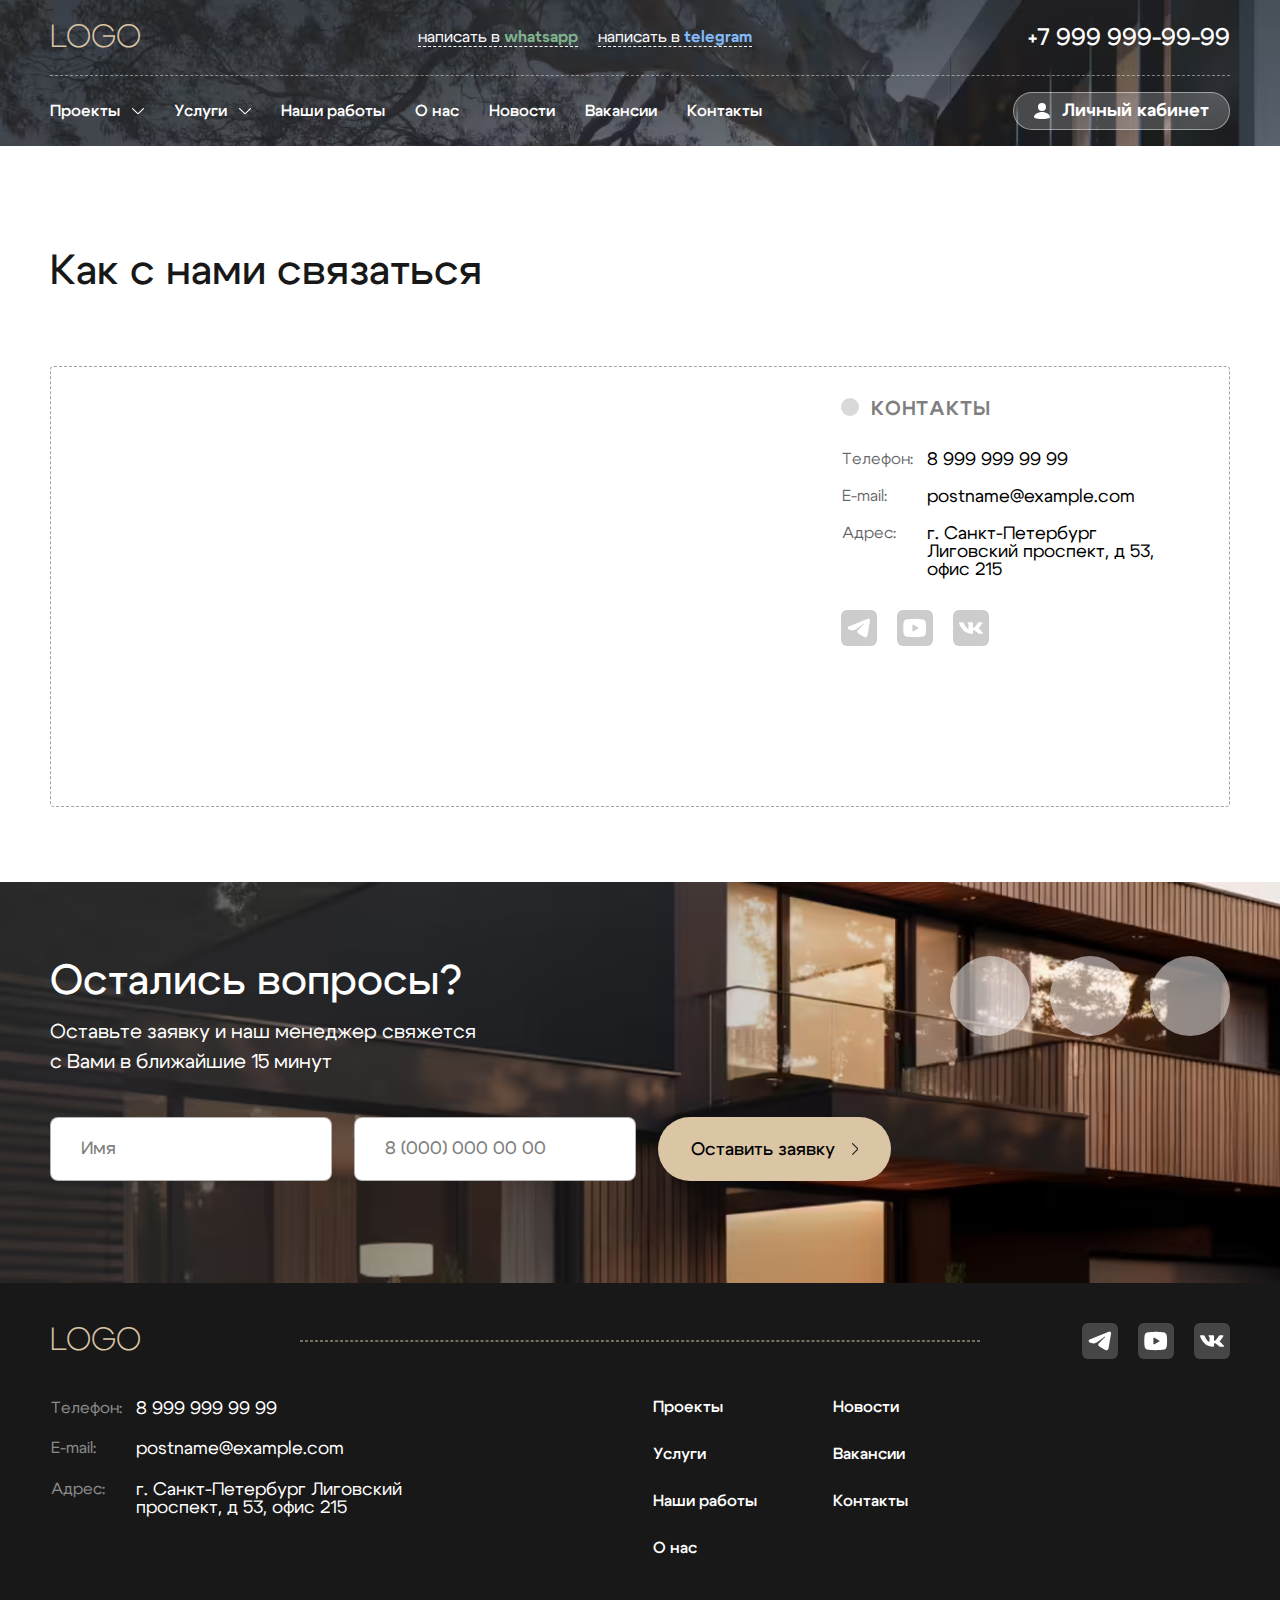
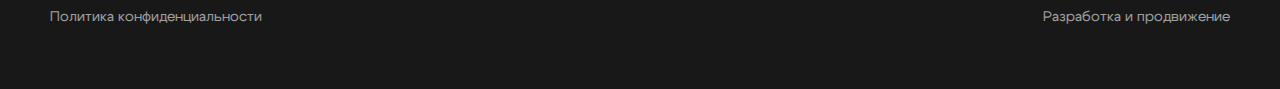
<file: contacts.html>
<!DOCTYPE html>
<html class="page" lang="ru">
<head>
    <meta charset="UTF-8">
    <meta name="viewport" content="width=device-width, initial-scale=1.0">
    <meta http-equiv="X-UA-Compatible" content="ie=edge">
    <title>HouseCraft</title>
    <link rel="stylesheet" href="css/style.min.css">
    <script defer src="js/main.min.js"></script>

    <script src="https://api-maps.yandex.ru/v3/?apikey=$$$&lang=ru_RU"></script>

</head>

<body class="body">

    <header class="header" style="background-image: url('./img/hero-bg.jpg');
    background-image: image-set(
      './img/hero-bg.avif' type('image/avif'),
      './img/hero-bg.webp' type('image/webp')
    );">

        <div class="container">
            <div class="header__top">
                <div class="header__top-wrapper">
                    <a class="header__logo" href="index.html">
                        Logo
                    </a>
                    <div class="header__contacts">
                        <a class="header__contact" href="#" target="_blank">написать в <span
                                class="header__contact-span">whatsapp</span></a>
                        <a class="header__contact" href="#" target="_blank">написать в <span
                                class="header__contact-span">telegram</span></a>
                    </div>
                    <a class="header__tel" href="tel:+79999999999">+7 999 999-99-99</a>
                    <button class="burger" aria-label="Открыть меню">
                        <span class="burger__line"></span>
                        <span class="burger__line"></span>
                        <span class="burger__line"></span>
                    </button>
                    <div class="mob-nav"></div>
                </div>

            </div>
            <div class="header__bottom">
                <div class="header__bottom-wrapper">
                    <nav class="header__nav">
                        <ul class="header__items">
                            <li class="header__item">
                                <a class="header__item-link" href="projects.html">
                                    Проекты
                                    <svg class="header__item-link-svg">
                                        <use xlink:href="img/sprite.svg#header-arrow"></use>
                                    </svg>
                                </a>
                                <ul class="header__submenu">
                                    <li class="header__submenu-list">
                                        <a class="header__submenu-link" href="single-project.html">Проект 1</a>
                                    </li>
                                    <li class="header__submenu-list">
                                        <a class="header__submenu-link" href="single-project2.html">Проект 2</a>
                                    </li>
                                    <li class="header__submenu-list">
                                        <a class="header__submenu-link" href="#">Проект 3</a>
                                    </li>
                                    <li class="header__submenu-list">
                                        <a class="header__submenu-link" href="#">Проект 4</a>
                                    </li>
                                    <li class="header__submenu-list">
                                        <a class="header__submenu-link" href="#">Проект 5</a>
                                    </li>
                                </ul>
                            </li>
                            <li class="header__item">
                                <a class="header__item-link" href="services.html">
                                    Услуги
                                    <svg class="header__item-link-svg">
                                        <use xlink:href="img/sprite.svg#header-arrow"></use>
                                    </svg>
                                </a>
                                <ul class="header__submenu">
                                    <li class="header__submenu-list">
                                        <a class="header__submenu-link" href="#">Услуги 1</a>
                                    </li>
                                    <li class="header__submenu-list">
                                        <a class="header__submenu-link" href="#">Услуги 2</a>
                                    </li>
                                    <li class="header__submenu-list">
                                        <a class="header__submenu-link" href="#">Услуги 3</a>
                                    </li>
                                    <li class="header__submenu-list">
                                        <a class="header__submenu-link" href="#">Услуги 4</a>
                                    </li>
                                    <li class="header__submenu-list">
                                        <a class="header__submenu-link" href="#">Услуги 5</a>
                                    </li>
                                </ul>
                            </li>
                            <li class="header__item">
                                <a class="header__item-link" href="works.html">Наши работы</a>
                            </li>
                            <li class="header__item">
                                <a class="header__item-link" href="about.html">О нас</a>
                            </li>
                            <li class="header__item">
                                <a class="header__item-link" href="news.html">Новости</a>
                            </li>
                            <li class="header__item">
                                <a class="header__item-link popup" href="#"  data-graph-animation="fadeInUp" data-graph-path="questions">Вакансии</a>
                            </li>
                            <li class="header__item">
                                <a class="header__item-link" href="contacts.html">Контакты</a>
                            </li>
                        </ul>
                    </nav>
                    <a class="header__personal" href="lk.html">
                        <svg class="header__personal-img">
                            <use xlink:href="img/sprite.svg#lk"></use>
                        </svg>
                        <span class="header__personal-text">Личный кабинет</span>
                    </a>
                </div>
            </div>

        </div>
    </header>
  <main class="main">
    <section class="contacts">
      <div class="container">
        <div class="contacts__wrapper">
          <h1 class="contacts__title subtitle">Как с нами связаться</h1>
          <div class="contacts-card">
            <div class="contacts-card__wrapper">
              <div class="contacts-card__media">
                <div id="yandexMap"></div>
              </div>
              <div class="contacts-card__content">
                <h3 class="contacts-card__title title">Контакты</h3>

                <table class="contacts-card__contacts contacts-table contacts-table--contact-page">
                  <tr>
                    <td>Телефон:</td>
                    <td>
                      <a href="tel:+79999999999">
                        8 999 999 99 99
                      </a>
                    </td>
                  </tr>
                  <tr>
                    <td>E-mail:</td>
                    <td>
                      <a href="mailto:postname@example.com">
                        postname@example.com
                      </a>
                    </td>
                  </tr>
                  <tr>
                    <td>Адрес:</td>
                    <td>
                      <a href="https://yandex.ru/maps/-/CDBd703P" target="_blank">
                        г. Санкт-Петербург Лиговский проспект, д 53, офис 215
                      </a>
                    </td>
                  </tr>
                </table>

                <ul class="contacts-card__socials socials socials--contact-page">
                  <li class="socials__item">
                    <a class="socials__item-link" href="#">
                      <svg class="socials__item-img">
                        <use xlink:href="img/sprite.svg#telegram"></use>
                      </svg>
                    </a>
                  </li>
                  <li class="socials__item">
                    <a class="socials__item-link" href="#">
                      <svg class="socials__item-img">
                        <use xlink:href="img/sprite.svg#youtube"></use>
                      </svg>
                    </a>
                  </li>
                  <li class="socials__item">
                    <a class="socials__item-link" href="#">
                      <svg class="socials__item-img">
                        <use xlink:href="img/sprite.svg#vk"></use>
                      </svg>
                    </a>
                  </li>
                </ul>
              </div>
            </div>
          </div>
        </div>
      </div>
    </section>

  <section class="question" style="background-image: url('./img/question-bg2.jpg');
  background-image: image-set(
    './img/question-bg2.avif' type('image/avif'),
    './img/question-bg2.webp' type('image/webp')
  );">

    <div class="container">
      <div class="question__wrapper">
        <h2 class="question__title">Остались вопросы?</h2>
        <p class="question__subtitle">Оставьте заявку и наш менеджер свяжется с Вами в ближайшие 15 минут
        </p>
        <form class="question__form" action="#">
          <input class="question__input" type="text" name="name" placeholder="Имя" required>
          <input class="question__input" type="tel" inputmode="tel" name="tel" placeholder="8 (000) 000 00 00" required>
          <button class="question__submit btn" type="submit">Оставить заявку</button>
        </form>
      </div>
    </div>
  </section>
  </main>
  <footer class="footer">
    <div class="container">
        <div class="footer__wrapper">
            <div class="footer__top">
                <a class="footer__logo" href="#">
                    Logo
                </a>

                <ul class="footer__socials socials">
                    <li class="socials__item">
                        <a class="socials__item-link" href="#">
                            <svg class="socials__item-img">
                                <use xlink:href="img/sprite.svg#telegram"></use>
                            </svg>
                        </a>
                    </li>
                    <li class="socials__item">
                        <a class="socials__item-link" href="#">
                            <svg class="socials__item-img">
                                <use xlink:href="img/sprite.svg#youtube"></use>
                            </svg>
                        </a>
                    </li>
                    <li class="socials__item">
                        <a class="socials__item-link" href="#">
                            <svg class="socials__item-img">
                                <use xlink:href="img/sprite.svg#vk"></use>
                            </svg>
                        </a>
                    </li>
                </ul>
            </div>

            <div class="footer__bottom">
                <table class="footer__contacts contacts-table">
                    <tr>
                        <td>Телефон:</td>
                        <td>
                            <a href="tel:+79999999999">
                                8 999 999 99 99
                            </a>
                        </td>
                    </tr>
                    <tr>
                        <td>E-mail:</td>
                        <td>
                            <a href="mailto:postname@example.com">
                                postname@example.com
                            </a>
                        </td>
                    </tr>
                    <tr>
                        <td>Адрес:</td>
                        <td>
                            <a href="https://yandex.ru/maps/-/CDBd703P" target="_blank">
                                г. Санкт-Петербург Лиговский проспект, д 53, офис 215
                            </a>
                        </td>
                    </tr>
                </table>
                <nav class="footer__nav">
                    <ul class="footer__items">
                        <li class="footer__item">
                            <a class="footer__item-link" href="#">
                                Проекты
                            </a>
                        </li>
                        <li class="footer__item">
                            <a class="footer__item-link" href="#">
                                Услуги
                            </a>
                        </li>
                        <li class="footer__item">
                            <a class="footer__item-link" href="#">
                                Наши работы
                            </a>
                        </li>
                        <li class="footer__item">
                            <a class="footer__item-link" href="#">
                                О нас
                            </a>
                        </li>
                    </ul>
                    <ul class="footer__items">
                        <li class="footer__item">
                            <a class="footer__item-link" href="#">
                                Новости
                            </a>
                        </li>
                        <li class="footer__item">
                            <a class="footer__item-link" href="#">
                                Вакансии
                            </a>
                        </li>
                        <li class="footer__item">
                            <a class="footer__item-link" href="#">
                                Контакты
                            </a>
                        </li>

                    </ul>
                </nav>
            </div>

            <div class="footer__info">
                <a class="footer__privacy" href="#">
                    Политика конфиденциальности
                </a>
                <a class="footer__development" href="#" target="_blank">
                    Разработка и продвижение
                </a>
            </div>

            <div class="graph-modal">
                <div class="graph-modal__container" role="dialog" aria-modal="true" data-graph-target="questions">
                    <button class="btn-reset graph-modal__close js-modal-close"
                        aria-label="Закрыть модальное окно"></button>
                    <div class="graph-modal__content">

  <section class="question" style="background-image: url('./img/hero-bg.jpg');
  background-image: image-set(
    './img/hero-bg.avif' type('image/avif'),
    './img/hero-bg.webp' type('image/webp')
  );">

    <div class="container">
      <div class="question__wrapper">
        <h2 class="question__title">Остались вопросы?</h2>
        <p class="question__subtitle">Оставьте заявку и наш менеджер свяжется с Вами в ближайшие 15 минут
        </p>
        <form class="question__form" action="#">
          <input class="question__input" type="text" name="name" placeholder="Имя" required>
          <input class="question__input" type="tel" inputmode="tel" name="tel" placeholder="8 (000) 000 00 00" required>
          <button class="question__submit btn" type="submit">Оставить заявку</button>
        </form>
      </div>
    </div>
  </section>
                    </div>
                </div>
                <div class="graph-modal__container" role="dialog" aria-modal="true"
                    data-graph-target="questions-success">
                    <button class="btn-reset graph-modal__close js-modal-close"
                        aria-label="Закрыть модальное окно"></button>
                    <div class="graph-modal__content">
                        <section class="question" style="background-image: url('./img/hero-bg.jpg');
background-image: image-set(
  './img/hero-bg.avif' type('image/avif'),
  './img/hero-bg.webp' type('image/webp')
);">
  <div class="container">
    <div class="question__wrapper question__wrapper--success">
      <h2 class="question__title">Спасибо за заявку!</h2>
      <p class="question__subtitle">Наш специалист свяжется с вами в течение 15 минут
      </p>
    </div>
  </div>
</section>
                    </div>
                </div>
            </div>
        </div>
    </div>
</footer>
</body>

</html>
</file>
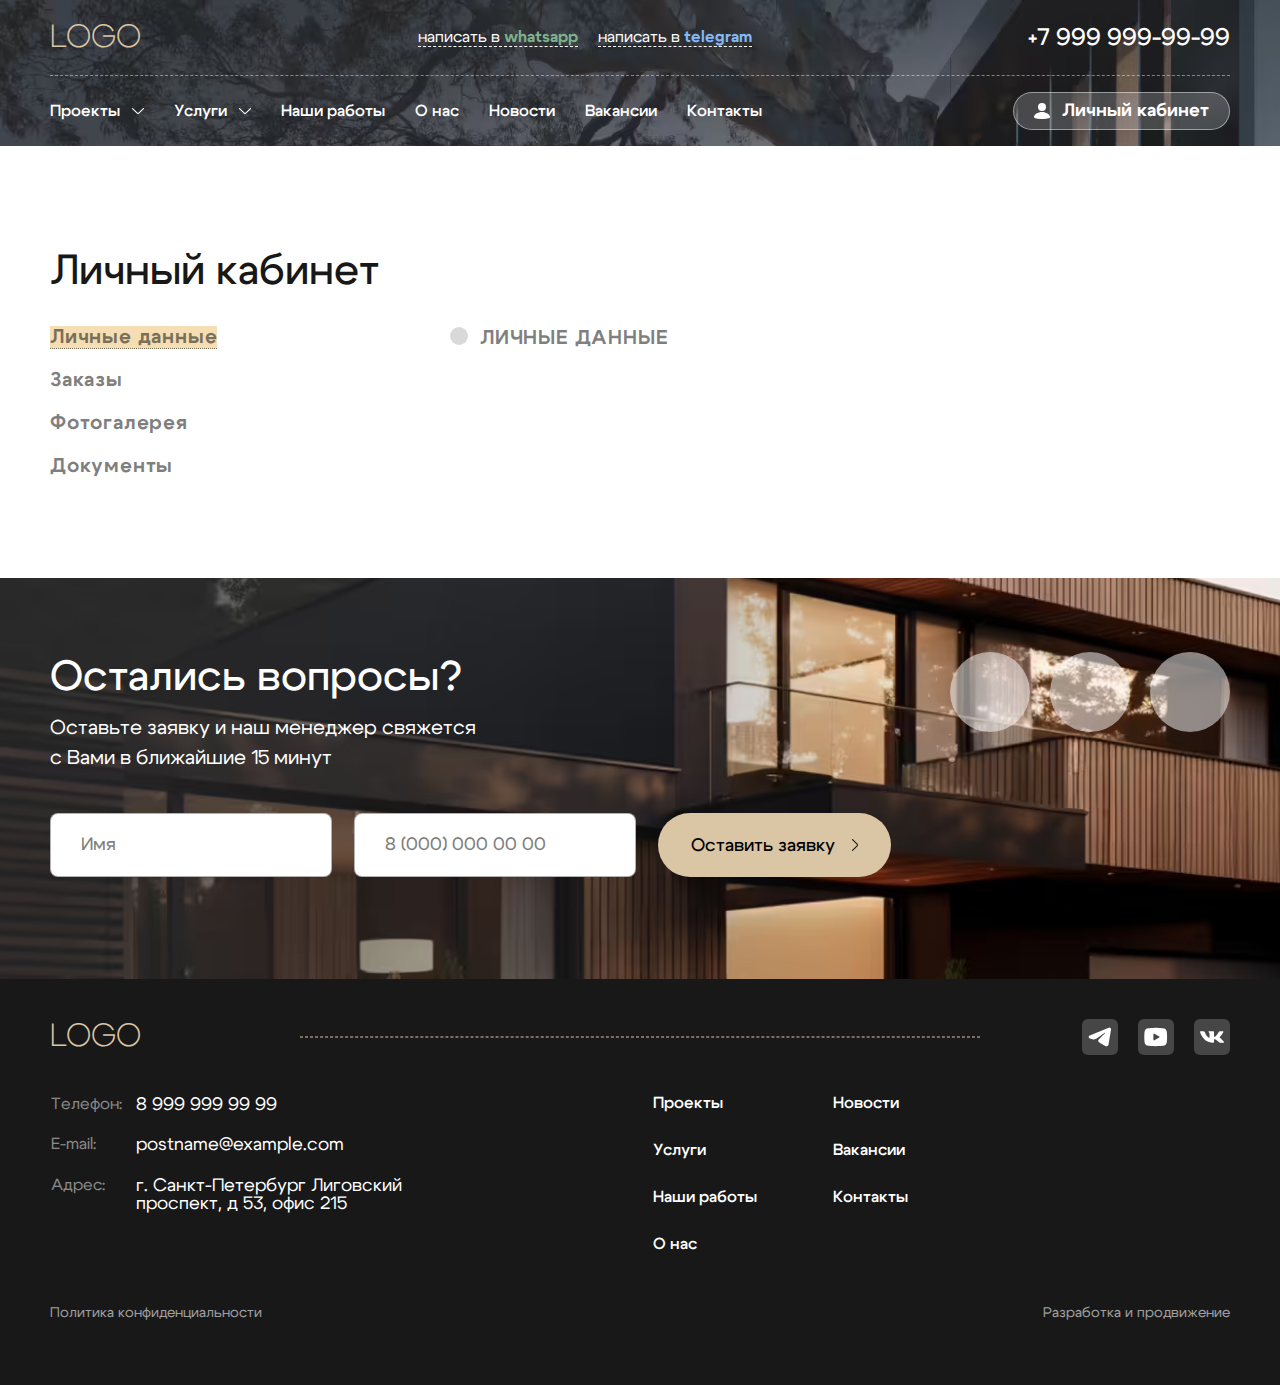
<file: lk.html>
<!DOCTYPE html>
<html class="page" lang="ru">
<head>
    <meta charset="UTF-8">
    <meta name="viewport" content="width=device-width, initial-scale=1.0">
    <meta http-equiv="X-UA-Compatible" content="ie=edge">
    <title>HouseCraft</title>
    <link rel="stylesheet" href="css/style.min.css">
    <script defer src="js/main.min.js"></script>

</head>

<body class="body">

    <header class="header" style="background-image: url('./img/hero-bg.jpg');
    background-image: image-set(
      './img/hero-bg.avif' type('image/avif'),
      './img/hero-bg.webp' type('image/webp')
    );">

        <div class="container">
            <div class="header__top">
                <div class="header__top-wrapper">
                    <a class="header__logo" href="index.html">
                        Logo
                    </a>
                    <div class="header__contacts">
                        <a class="header__contact" href="#" target="_blank">написать в <span
                                class="header__contact-span">whatsapp</span></a>
                        <a class="header__contact" href="#" target="_blank">написать в <span
                                class="header__contact-span">telegram</span></a>
                    </div>
                    <a class="header__tel" href="tel:+79999999999">+7 999 999-99-99</a>
                    <button class="burger" aria-label="Открыть меню">
                        <span class="burger__line"></span>
                        <span class="burger__line"></span>
                        <span class="burger__line"></span>
                    </button>
                    <div class="mob-nav"></div>
                </div>

            </div>
            <div class="header__bottom">
                <div class="header__bottom-wrapper">
                    <nav class="header__nav">
                        <ul class="header__items">
                            <li class="header__item">
                                <a class="header__item-link" href="projects.html">
                                    Проекты
                                    <svg class="header__item-link-svg">
                                        <use xlink:href="img/sprite.svg#header-arrow"></use>
                                    </svg>
                                </a>
                                <ul class="header__submenu">
                                    <li class="header__submenu-list">
                                        <a class="header__submenu-link" href="single-project.html">Проект 1</a>
                                    </li>
                                    <li class="header__submenu-list">
                                        <a class="header__submenu-link" href="single-project2.html">Проект 2</a>
                                    </li>
                                    <li class="header__submenu-list">
                                        <a class="header__submenu-link" href="#">Проект 3</a>
                                    </li>
                                    <li class="header__submenu-list">
                                        <a class="header__submenu-link" href="#">Проект 4</a>
                                    </li>
                                    <li class="header__submenu-list">
                                        <a class="header__submenu-link" href="#">Проект 5</a>
                                    </li>
                                </ul>
                            </li>
                            <li class="header__item">
                                <a class="header__item-link" href="services.html">
                                    Услуги
                                    <svg class="header__item-link-svg">
                                        <use xlink:href="img/sprite.svg#header-arrow"></use>
                                    </svg>
                                </a>
                                <ul class="header__submenu">
                                    <li class="header__submenu-list">
                                        <a class="header__submenu-link" href="#">Услуги 1</a>
                                    </li>
                                    <li class="header__submenu-list">
                                        <a class="header__submenu-link" href="#">Услуги 2</a>
                                    </li>
                                    <li class="header__submenu-list">
                                        <a class="header__submenu-link" href="#">Услуги 3</a>
                                    </li>
                                    <li class="header__submenu-list">
                                        <a class="header__submenu-link" href="#">Услуги 4</a>
                                    </li>
                                    <li class="header__submenu-list">
                                        <a class="header__submenu-link" href="#">Услуги 5</a>
                                    </li>
                                </ul>
                            </li>
                            <li class="header__item">
                                <a class="header__item-link" href="works.html">Наши работы</a>
                            </li>
                            <li class="header__item">
                                <a class="header__item-link" href="about.html">О нас</a>
                            </li>
                            <li class="header__item">
                                <a class="header__item-link" href="news.html">Новости</a>
                            </li>
                            <li class="header__item">
                                <a class="header__item-link popup" href="#"  data-graph-animation="fadeInUp" data-graph-path="questions">Вакансии</a>
                            </li>
                            <li class="header__item">
                                <a class="header__item-link" href="contacts.html">Контакты</a>
                            </li>
                        </ul>
                    </nav>
                    <a class="header__personal" href="lk.html">
                        <svg class="header__personal-img">
                            <use xlink:href="img/sprite.svg#lk"></use>
                        </svg>
                        <span class="header__personal-text">Личный кабинет</span>
                    </a>
                </div>
            </div>

        </div>
    </header>
  <main class="main">
    <section class="lk">
      <div class="container">
        <div class="lk__wrapper">
          <h1 class="lk__title subtitle">Личный кабинет</h1>
          <div class="lk__main tabs" data-tabs="lk__main">
            <ul class="lk__tabs-nav tabs__nav">
              <li class="lk__tabs-nav-item tabs__nav-item">
                <button class="lk__tabs-nav-btn tabs__nav-btn" type="button">
                  Личные данные
                </button>
              </li>
              <li class="lk__tabs-nav-item tabs__nav-item" >
                <button class="lk__tabs-nav-btn tabs__nav-btn" type="button">
                  Заказы
                </button>
              </li>
              <li class="lk__tabs-nav-item tabs__nav-item">
                <button class="lk__tabs-nav-btn tabs__nav-btn" type="button">
                  Фотогалерея
                </button>
              </li>
              <li class="lk__tabs-nav-item tabs__nav-item">
                <button class="lk__tabs-nav-btn tabs__nav-btn" type="button">
                  Документы
                </button>
              </li>
            </ul>
             <div class="lk__tabs-content tabs__content">
              <div class="lk__tabs-panel tabs__panel">
                <h3 class="lk__title title">Личные данные</h3>
              </div>
              <div class="lk__tabs-panel tabs__panel">
                <h3 class="lk__title title">Заказы</h3>
                <p class="lk__address">Ленинградская область, 2 км Приозерского шоссе</p>
                <div class="lk__accordion">
                  <div class="lk__accordion-item">
                    <button class="lk__accordion-btn">
                      <p class="lk__accordion-stage">Этап 1. Фундамент (названия уточнить)</p>
                      <p class="lk__accordion-status lk__accordion-status--finish">завершен</p>
                      <svg class="lk__accordion-img">
                        <use xlink:href="img/sprite.svg#lk-arrow"></use>
                      </svg>
                    </button>
                    <div class="lk__accordion-content">
                      <table class="lk__table">
                        <thead>
                          <tr>
                            <td>Этап работ</td>
                            <td>Перечень работ</td>
                            <td>Срок сдачи</td>
                            <td>Стоимость</td>
                          </tr>
                        </thead>
                        <tbody>
                          <tr>
                            <td>Геодезические исследования</td>
                            <td>Топографическая съемка — это комплекс инженерно-геодезических работ по измерению участка местности и занесению в топографический план данных об особенностях рельефа, положении всех объектов и расстоянии между ними.</td>
                            <td>01.12.2023</td>
                            <td>300.000 Р</td>
                          </tr>
                          <tr>
                            <td>Геодезические исследования</td>
                            <td>Топографическая съемка — это комплекс инженерно-геодезических работ по измерению участка местности и занесению в топографический план данных об особенностях рельефа, положении всех объектов и расстоянии между ними.</td>
                            <td>01.12.2023</td>
                            <td>300.000 Р</td>
                          </tr>
                          <tr>
                            <td>Геодезические исследования</td>
                            <td>Топографическая съемка — это комплекс инженерно-геодезических работ по измерению участка местности и занесению в топографический план данных об особенностях рельефа, положении всех объектов и расстоянии между ними.</td>
                            <td>01.12.2023</td>
                            <td>300.000 Р</td>
                          </tr>
                          <tr>
                            <td>Геодезические исследования</td>
                            <td>Топографическая съемка — это комплекс инженерно-геодезических работ по измерению участка местности и занесению в топографический план данных об особенностях рельефа, положении всех объектов и расстоянии между ними.</td>
                            <td>01.12.2023</td>
                            <td>300.000 Р</td>
                          </tr>
                          <tr>
                            <td>Геодезические исследования</td>
                            <td>Топографическая съемка — это комплекс инженерно-геодезических работ по измерению участка местности и занесению в топографический план данных об особенностях рельефа, положении всех объектов и расстоянии между ними.</td>
                            <td>01.12.2023</td>
                            <td>300.000 Р</td>
                          </tr>
                        </tbody>
                      </table>
                    </div>
                  </div>
                  <div class="lk__accordion-item">
                    <button class="lk__accordion-btn">
                      <p class="lk__accordion-stage">Этап 2. Фундамент (названия уточнить)</p>
                      <p class="lk__accordion-status lk__accordion-status--finish">завершен</p>
                      <svg class="lk__accordion-img">
                        <use xlink:href="img/sprite.svg#lk-arrow"></use>
                      </svg>
                    </button>
                    <div class="lk__accordion-content">
                      <table class="lk__table">
                        <thead>
                          <tr>
                            <td>Этап работ</td>
                            <td>Перечень работ</td>
                            <td>Срок сдачи</td>
                            <td>Стоимость</td>
                          </tr>
                        </thead>
                        <tbody>
                          <tr>
                            <td>Геодезические исследования</td>
                            <td>Топографическая съемка — это комплекс инженерно-геодезических работ по измерению участка местности и занесению в топографический план данных об особенностях рельефа, положении всех объектов и расстоянии между ними.</td>
                            <td>01.12.2023</td>
                            <td>300.000 Р</td>
                          </tr>
                          <tr>
                            <td>Геодезические исследования</td>
                            <td>Топографическая съемка — это комплекс инженерно-геодезических работ по измерению участка местности и занесению в топографический план данных об особенностях рельефа, положении всех объектов и расстоянии между ними.</td>
                            <td>01.12.2023</td>
                            <td>300.000 Р</td>
                          </tr>
                          <tr>
                            <td>Геодезические исследования</td>
                            <td>Топографическая съемка — это комплекс инженерно-геодезических работ по измерению участка местности и занесению в топографический план данных об особенностях рельефа, положении всех объектов и расстоянии между ними.</td>
                            <td>01.12.2023</td>
                            <td>300.000 Р</td>
                          </tr>
                          <tr>
                            <td>Геодезические исследования</td>
                            <td>Топографическая съемка — это комплекс инженерно-геодезических работ по измерению участка местности и занесению в топографический план данных об особенностях рельефа, положении всех объектов и расстоянии между ними.</td>
                            <td>01.12.2023</td>
                            <td>300.000 Р</td>
                          </tr>
                          <tr>
                            <td>Геодезические исследования</td>
                            <td>Топографическая съемка — это комплекс инженерно-геодезических работ по измерению участка местности и занесению в топографический план данных об особенностях рельефа, положении всех объектов и расстоянии между ними.</td>
                            <td>01.12.2023</td>
                            <td>300.000 Р</td>
                          </tr>
                        </tbody>
                      </table>
                    </div>
                  </div>
                  <div class="lk__accordion-item">
                    <button class="lk__accordion-btn">
                      <p class="lk__accordion-stage">Этап 3. Фундамент (названия уточнить)</p>
                      <p class="lk__accordion-status lk__accordion-status--finish">завершен</p>
                      <svg class="lk__accordion-img">
                        <use xlink:href="img/sprite.svg#lk-arrow"></use>
                      </svg>
                    </button>
                    <div class="lk__accordion-content">
                      <table class="lk__table">
                        <thead>
                          <tr>
                            <td>Этап работ</td>
                            <td>Перечень работ</td>
                            <td>Срок сдачи</td>
                            <td>Стоимость</td>
                          </tr>
                        </thead>
                        <tbody>
                          <tr>
                            <td>Геодезические исследования</td>
                            <td>Топографическая съемка — это комплекс инженерно-геодезических работ по измерению участка местности и занесению в топографический план данных об особенностях рельефа, положении всех объектов и расстоянии между ними.</td>
                            <td>01.12.2023</td>
                            <td>300.000 Р</td>
                          </tr>
                          <tr>
                            <td>Геодезические исследования</td>
                            <td>Топографическая съемка — это комплекс инженерно-геодезических работ по измерению участка местности и занесению в топографический план данных об особенностях рельефа, положении всех объектов и расстоянии между ними.</td>
                            <td>01.12.2023</td>
                            <td>300.000 Р</td>
                          </tr>
                          <tr>
                            <td>Геодезические исследования</td>
                            <td>Топографическая съемка — это комплекс инженерно-геодезических работ по измерению участка местности и занесению в топографический план данных об особенностях рельефа, положении всех объектов и расстоянии между ними.</td>
                            <td>01.12.2023</td>
                            <td>300.000 Р</td>
                          </tr>
                          <tr>
                            <td>Геодезические исследования</td>
                            <td>Топографическая съемка — это комплекс инженерно-геодезических работ по измерению участка местности и занесению в топографический план данных об особенностях рельефа, положении всех объектов и расстоянии между ними.</td>
                            <td>01.12.2023</td>
                            <td>300.000 Р</td>
                          </tr>
                          <tr>
                            <td>Геодезические исследования</td>
                            <td>Топографическая съемка — это комплекс инженерно-геодезических работ по измерению участка местности и занесению в топографический план данных об особенностях рельефа, положении всех объектов и расстоянии между ними.</td>
                            <td>01.12.2023</td>
                            <td>300.000 Р</td>
                          </tr>
                        </tbody>
                      </table>
                    </div>
                  </div>
                  <div class="lk__accordion-item">
                    <button class="lk__accordion-btn">
                      <p class="lk__accordion-stage">Этап 4. Фундамент (названия уточнить)</p>
                      <p class="lk__accordion-status">до 24.12.2023</p>
                      <svg class="lk__accordion-img">
                        <use xlink:href="img/sprite.svg#lk-arrow"></use>
                      </svg>
                    </button>
                    <div class="lk__accordion-content">
                      <table class="lk__table">
                        <thead>
                          <tr>
                            <td>Этап работ</td>
                            <td>Перечень работ</td>
                            <td>Срок сдачи</td>
                            <td>Стоимость</td>
                          </tr>
                        </thead>
                        <tbody>
                          <tr>
                            <td>Геодезические исследования</td>
                            <td>Топографическая съемка — это комплекс инженерно-геодезических работ по измерению участка местности и занесению в топографический план данных об особенностях рельефа, положении всех объектов и расстоянии между ними.</td>
                            <td>01.12.2023</td>
                            <td>300.000 Р</td>
                          </tr>
                        </tbody>
                      </table>
                    </div>
                  </div>
                </div>
              </div>
              <div class="lk__tabs-panel tabs__panel">
                <h3 class="lk__title title">Фотогалерея</h3>
                <ul class="lk__media">
                  <li class="lk__media-item">
                    <a class="lk__media-item-link" href="#">
                      <picture>
                        <source srcset="img/lk.avif" type="image/avif">
                        <source srcset="img/lk.webp" type="image/webp">
                        <img class="lk__media-item-img" src="img/lk.jpg" alt="">
                      </picture>
                      <p class="lk__media-item-date">01.12.2023</p>
                    </a>
                  </li>
                  <li class="lk__media-item">
                    <a class="lk__media-item-link" href="#">
                      <picture>
                        <source srcset="img/lk2.avif" type="image/avif">
                        <source srcset="img/lk2.webp" type="image/webp">
                        <img class="lk__media-item-img" src="img/lk2.jpg" alt="">
                      </picture>
                      <p class="lk__media-item-date">01.12.2023</p>
                    </a>
                  </li>
                  <li class="lk__media-item">
                    <a class="lk__media-item-link" href="#">
                      <picture>
                        <source srcset="img/lk3.avif" type="image/avif">
                        <source srcset="img/lk3.webp" type="image/webp">
                        <img class="lk__media-item-img" src="img/lk3.jpg" alt="">
                      </picture>
                      <p class="lk__media-item-date">01.12.2023</p>
                    </a>
                  </li>
                  <li class="lk__media-item">
                    <a class="lk__media-item-link" href="#">
                      <picture>
                        <source srcset="img/lk.avif" type="image/avif">
                        <source srcset="img/lk.webp" type="image/webp">
                        <img class="lk__media-item-img" src="img/lk.jpg" alt="">
                      </picture>
                      <p class="lk__media-item-date">01.12.2023</p>
                    </a>
                  </li>
                  <li class="lk__media-item">
                    <a class="lk__media-item-link" href="#">
                      <picture>
                        <source srcset="img/lk2.avif" type="image/avif">
                        <source srcset="img/lk2.webp" type="image/webp">
                        <img class="lk__media-item-img" src="img/lk2.jpg" alt="">
                      </picture>
                      <p class="lk__media-item-date">01.12.2023</p>
                    </a>
                  </li>
                  <li class="lk__media-item">
                    <a class="lk__media-item-link" href="#">
                      <picture>
                        <source srcset="img/lk3.avif" type="image/avif">
                        <source srcset="img/lk3.webp" type="image/webp">
                        <img class="lk__media-item-img" src="img/lk3.jpg" alt="">
                      </picture>
                      <p class="lk__media-item-date">01.12.2023</p>
                    </a>
                  </li>
                </ul>
              </div>
              <div class="lk__tabs-panel tabs__panel">
                <h3 class="lk__title title">Документы</h3>
              </div>
            </div>
          </div>
        </div>

      </div>
    </section>

  <section class="question" style="background-image: url('./img/question-bg2.jpg');
  background-image: image-set(
    './img/question-bg2.avif' type('image/avif'),
    './img/question-bg2.webp' type('image/webp')
  );">

    <div class="container">
      <div class="question__wrapper">
        <h2 class="question__title">Остались вопросы?</h2>
        <p class="question__subtitle">Оставьте заявку и наш менеджер свяжется с Вами в ближайшие 15 минут
        </p>
        <form class="question__form" action="#">
          <input class="question__input" type="text" name="name" placeholder="Имя" required>
          <input class="question__input" type="tel" inputmode="tel" name="tel" placeholder="8 (000) 000 00 00" required>
          <button class="question__submit btn" type="submit">Оставить заявку</button>
        </form>
      </div>
    </div>
  </section>
  </main>
  <footer class="footer">
    <div class="container">
        <div class="footer__wrapper">
            <div class="footer__top">
                <a class="footer__logo" href="#">
                    Logo
                </a>

                <ul class="footer__socials socials">
                    <li class="socials__item">
                        <a class="socials__item-link" href="#">
                            <svg class="socials__item-img">
                                <use xlink:href="img/sprite.svg#telegram"></use>
                            </svg>
                        </a>
                    </li>
                    <li class="socials__item">
                        <a class="socials__item-link" href="#">
                            <svg class="socials__item-img">
                                <use xlink:href="img/sprite.svg#youtube"></use>
                            </svg>
                        </a>
                    </li>
                    <li class="socials__item">
                        <a class="socials__item-link" href="#">
                            <svg class="socials__item-img">
                                <use xlink:href="img/sprite.svg#vk"></use>
                            </svg>
                        </a>
                    </li>
                </ul>
            </div>

            <div class="footer__bottom">
                <table class="footer__contacts contacts-table">
                    <tr>
                        <td>Телефон:</td>
                        <td>
                            <a href="tel:+79999999999">
                                8 999 999 99 99
                            </a>
                        </td>
                    </tr>
                    <tr>
                        <td>E-mail:</td>
                        <td>
                            <a href="mailto:postname@example.com">
                                postname@example.com
                            </a>
                        </td>
                    </tr>
                    <tr>
                        <td>Адрес:</td>
                        <td>
                            <a href="https://yandex.ru/maps/-/CDBd703P" target="_blank">
                                г. Санкт-Петербург Лиговский проспект, д 53, офис 215
                            </a>
                        </td>
                    </tr>
                </table>
                <nav class="footer__nav">
                    <ul class="footer__items">
                        <li class="footer__item">
                            <a class="footer__item-link" href="#">
                                Проекты
                            </a>
                        </li>
                        <li class="footer__item">
                            <a class="footer__item-link" href="#">
                                Услуги
                            </a>
                        </li>
                        <li class="footer__item">
                            <a class="footer__item-link" href="#">
                                Наши работы
                            </a>
                        </li>
                        <li class="footer__item">
                            <a class="footer__item-link" href="#">
                                О нас
                            </a>
                        </li>
                    </ul>
                    <ul class="footer__items">
                        <li class="footer__item">
                            <a class="footer__item-link" href="#">
                                Новости
                            </a>
                        </li>
                        <li class="footer__item">
                            <a class="footer__item-link" href="#">
                                Вакансии
                            </a>
                        </li>
                        <li class="footer__item">
                            <a class="footer__item-link" href="#">
                                Контакты
                            </a>
                        </li>

                    </ul>
                </nav>
            </div>

            <div class="footer__info">
                <a class="footer__privacy" href="#">
                    Политика конфиденциальности
                </a>
                <a class="footer__development" href="#" target="_blank">
                    Разработка и продвижение
                </a>
            </div>

            <div class="graph-modal">
                <div class="graph-modal__container" role="dialog" aria-modal="true" data-graph-target="questions">
                    <button class="btn-reset graph-modal__close js-modal-close"
                        aria-label="Закрыть модальное окно"></button>
                    <div class="graph-modal__content">

  <section class="question" style="background-image: url('./img/hero-bg.jpg');
  background-image: image-set(
    './img/hero-bg.avif' type('image/avif'),
    './img/hero-bg.webp' type('image/webp')
  );">

    <div class="container">
      <div class="question__wrapper">
        <h2 class="question__title">Остались вопросы?</h2>
        <p class="question__subtitle">Оставьте заявку и наш менеджер свяжется с Вами в ближайшие 15 минут
        </p>
        <form class="question__form" action="#">
          <input class="question__input" type="text" name="name" placeholder="Имя" required>
          <input class="question__input" type="tel" inputmode="tel" name="tel" placeholder="8 (000) 000 00 00" required>
          <button class="question__submit btn" type="submit">Оставить заявку</button>
        </form>
      </div>
    </div>
  </section>
                    </div>
                </div>
                <div class="graph-modal__container" role="dialog" aria-modal="true"
                    data-graph-target="questions-success">
                    <button class="btn-reset graph-modal__close js-modal-close"
                        aria-label="Закрыть модальное окно"></button>
                    <div class="graph-modal__content">
                        <section class="question" style="background-image: url('./img/hero-bg.jpg');
background-image: image-set(
  './img/hero-bg.avif' type('image/avif'),
  './img/hero-bg.webp' type('image/webp')
);">
  <div class="container">
    <div class="question__wrapper question__wrapper--success">
      <h2 class="question__title">Спасибо за заявку!</h2>
      <p class="question__subtitle">Наш специалист свяжется с вами в течение 15 минут
      </p>
    </div>
  </div>
</section>
                    </div>
                </div>
            </div>
        </div>
    </div>
</footer>
</body>

</html>
</file>
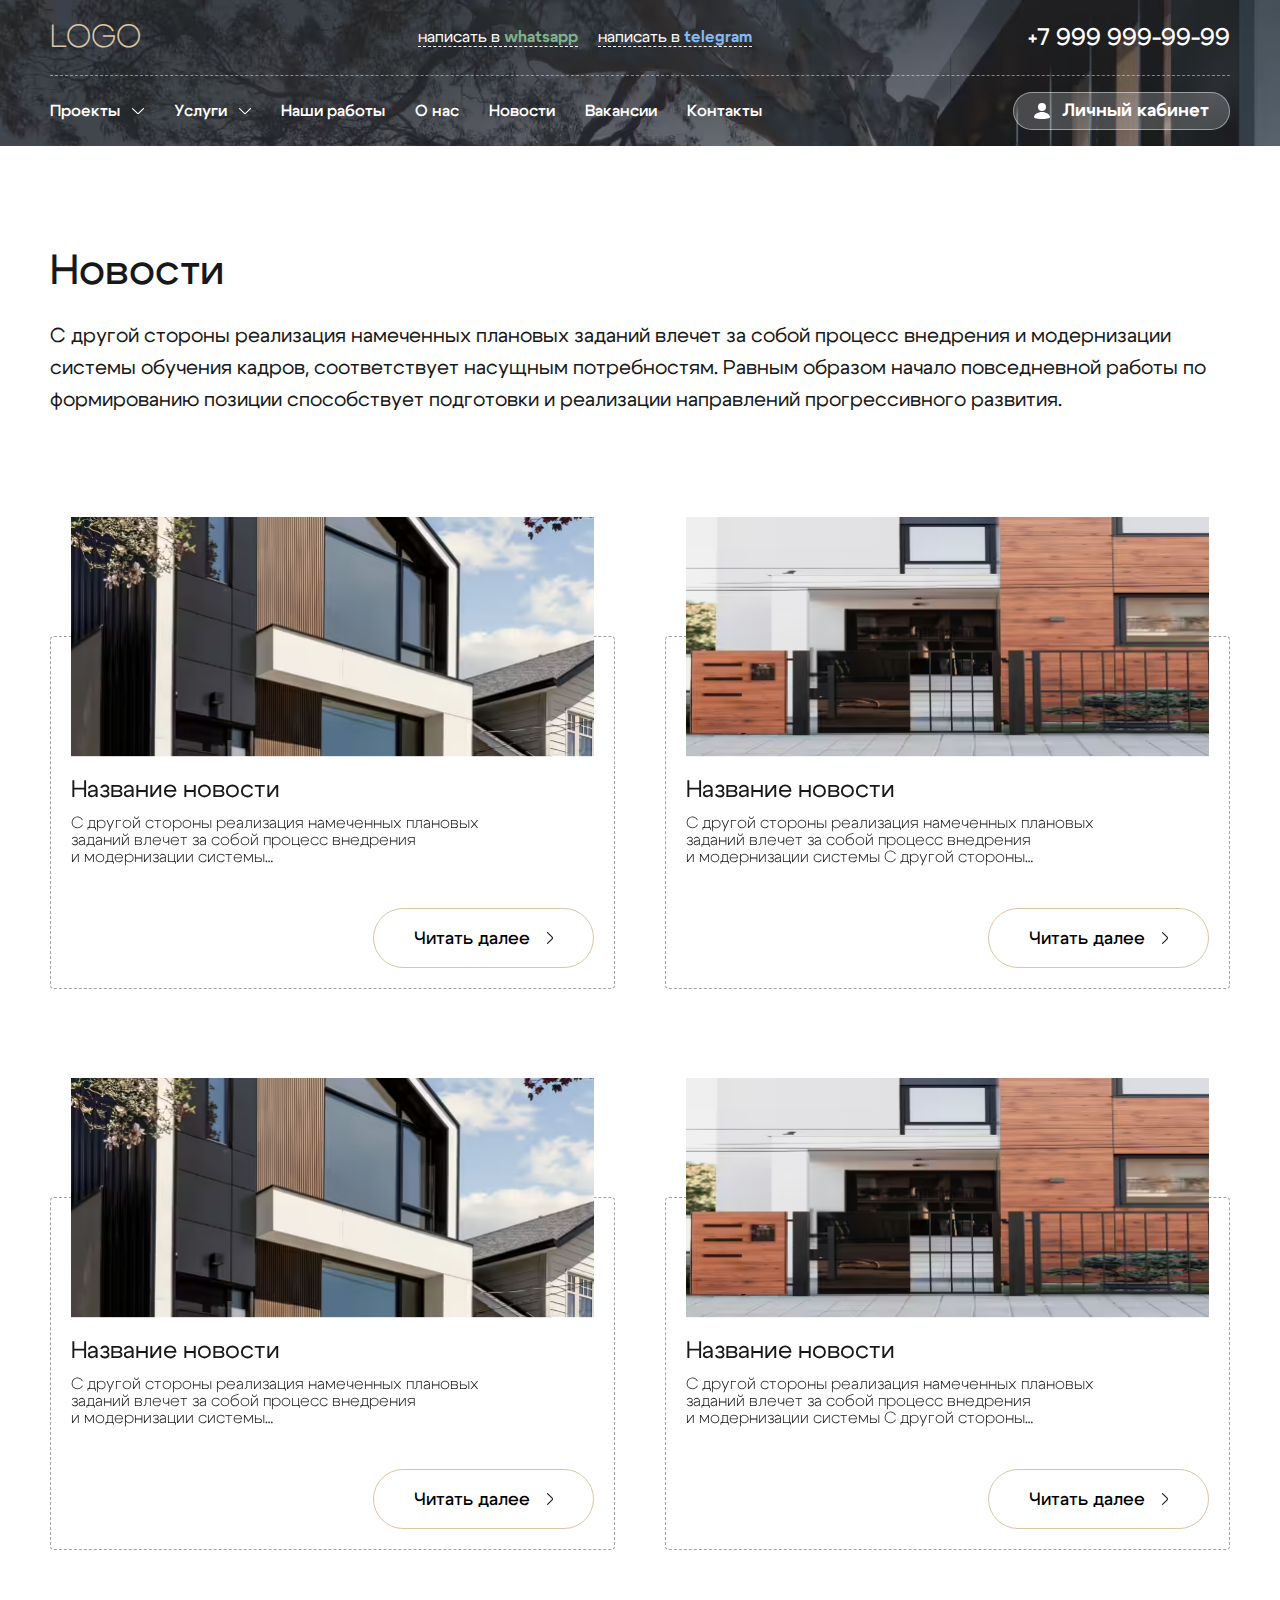
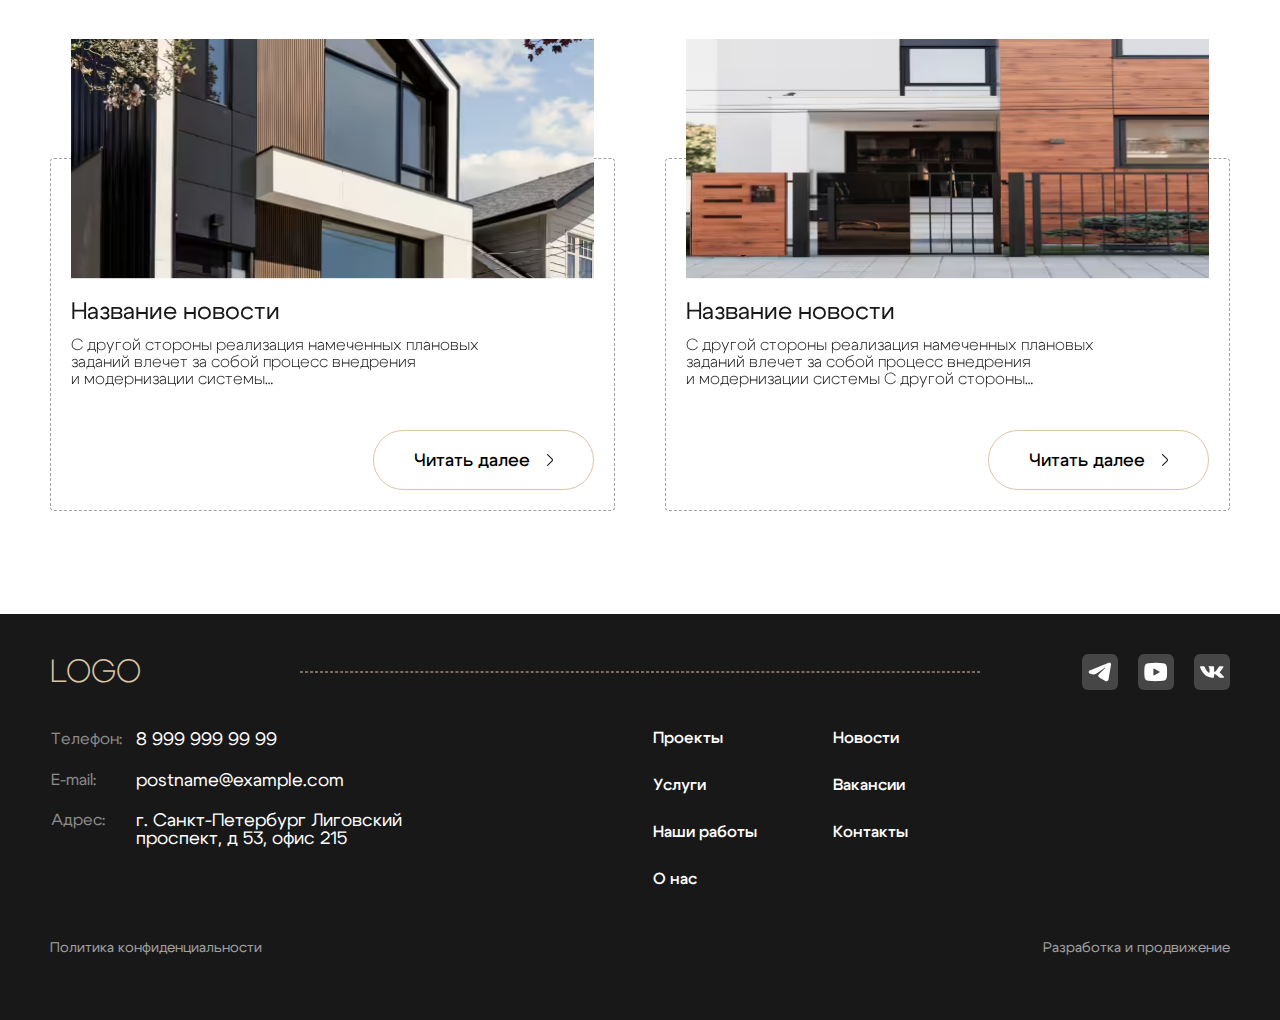
<file: news.html>
<!DOCTYPE html>
<html class="page" lang="ru">
<head>
    <meta charset="UTF-8">
    <meta name="viewport" content="width=device-width, initial-scale=1.0">
    <meta http-equiv="X-UA-Compatible" content="ie=edge">
    <title>HouseCraft</title>
    <link rel="stylesheet" href="css/style.min.css">
    <script defer src="js/main.min.js"></script>

</head>

<body class="body">

    <header class="header" style="background-image: url('./img/hero-bg.jpg');
    background-image: image-set(
      './img/hero-bg.avif' type('image/avif'),
      './img/hero-bg.webp' type('image/webp')
    );">

        <div class="container">
            <div class="header__top">
                <div class="header__top-wrapper">
                    <a class="header__logo" href="index.html">
                        Logo
                    </a>
                    <div class="header__contacts">
                        <a class="header__contact" href="#" target="_blank">написать в <span
                                class="header__contact-span">whatsapp</span></a>
                        <a class="header__contact" href="#" target="_blank">написать в <span
                                class="header__contact-span">telegram</span></a>
                    </div>
                    <a class="header__tel" href="tel:+79999999999">+7 999 999-99-99</a>
                    <button class="burger" aria-label="Открыть меню">
                        <span class="burger__line"></span>
                        <span class="burger__line"></span>
                        <span class="burger__line"></span>
                    </button>
                    <div class="mob-nav"></div>
                </div>

            </div>
            <div class="header__bottom">
                <div class="header__bottom-wrapper">
                    <nav class="header__nav">
                        <ul class="header__items">
                            <li class="header__item">
                                <a class="header__item-link" href="projects.html">
                                    Проекты
                                    <svg class="header__item-link-svg">
                                        <use xlink:href="img/sprite.svg#header-arrow"></use>
                                    </svg>
                                </a>
                                <ul class="header__submenu">
                                    <li class="header__submenu-list">
                                        <a class="header__submenu-link" href="single-project.html">Проект 1</a>
                                    </li>
                                    <li class="header__submenu-list">
                                        <a class="header__submenu-link" href="single-project2.html">Проект 2</a>
                                    </li>
                                    <li class="header__submenu-list">
                                        <a class="header__submenu-link" href="#">Проект 3</a>
                                    </li>
                                    <li class="header__submenu-list">
                                        <a class="header__submenu-link" href="#">Проект 4</a>
                                    </li>
                                    <li class="header__submenu-list">
                                        <a class="header__submenu-link" href="#">Проект 5</a>
                                    </li>
                                </ul>
                            </li>
                            <li class="header__item">
                                <a class="header__item-link" href="services.html">
                                    Услуги
                                    <svg class="header__item-link-svg">
                                        <use xlink:href="img/sprite.svg#header-arrow"></use>
                                    </svg>
                                </a>
                                <ul class="header__submenu">
                                    <li class="header__submenu-list">
                                        <a class="header__submenu-link" href="#">Услуги 1</a>
                                    </li>
                                    <li class="header__submenu-list">
                                        <a class="header__submenu-link" href="#">Услуги 2</a>
                                    </li>
                                    <li class="header__submenu-list">
                                        <a class="header__submenu-link" href="#">Услуги 3</a>
                                    </li>
                                    <li class="header__submenu-list">
                                        <a class="header__submenu-link" href="#">Услуги 4</a>
                                    </li>
                                    <li class="header__submenu-list">
                                        <a class="header__submenu-link" href="#">Услуги 5</a>
                                    </li>
                                </ul>
                            </li>
                            <li class="header__item">
                                <a class="header__item-link" href="works.html">Наши работы</a>
                            </li>
                            <li class="header__item">
                                <a class="header__item-link" href="about.html">О нас</a>
                            </li>
                            <li class="header__item">
                                <a class="header__item-link" href="news.html">Новости</a>
                            </li>
                            <li class="header__item">
                                <a class="header__item-link popup" href="#"  data-graph-animation="fadeInUp" data-graph-path="questions">Вакансии</a>
                            </li>
                            <li class="header__item">
                                <a class="header__item-link" href="contacts.html">Контакты</a>
                            </li>
                        </ul>
                    </nav>
                    <a class="header__personal" href="lk.html">
                        <svg class="header__personal-img">
                            <use xlink:href="img/sprite.svg#lk"></use>
                        </svg>
                        <span class="header__personal-text">Личный кабинет</span>
                    </a>
                </div>
            </div>

        </div>
    </header>
  <main class="main">
    <section class="news">
      <div class="container">
        <div class="news__wrapper">
          <h1 class="news__title subtitle">Новости</h1>
          <p class="news__text">
            С другой стороны реализация намеченных плановых заданий влечет за собой процесс внедрения и модернизации
            системы обучения кадров, соответствует насущным потребностям. Равным образом начало повседневной работы по
            формированию позиции способствует подготовки и реализации направлений прогрессивного развития.
          </p>
          <div class="news__swiper swiper">
            <div class="news__swiper-wrapper swiper-wrapper">
              <div class="news__swiper-slide swiper-slide">
                <div class="news-card">
                  <div class="news-card__wrapper">
                    <div class="news-card__media">
                      <picture>
                        <source srcset="./img/news.avif" type="image/avif">
                        <source srcset="./img/news.webp" type="image/webp">
                        <img class="news-card__media-img" src="./img/news.jpg" alt="Дом в Комарово">
                      </picture>
                    </div>
                    <div class="news-card__content">
                      <h3 class="news-card__title">Название новости</h3>
                      <p class="news-card__desc">С другой стороны реализация намеченных плановых заданий влечет за собой процесс внедрения и модернизации системы…</p>
                      <a class="news-card__btn btn btn--transparent" href="#">Читать далее</a>
                    </div>
                  </div>
                </div>
              </div>
              <div class="news__swiper-slide swiper-slide">
                <div class="news-card">
                  <div class="news-card__wrapper">
                    <div class="news-card__media">
                      <picture>
                        <source srcset="./img/news2.avif" type="image/avif">
                        <source srcset="./img/news2.webp" type="image/webp">
                        <img class="news-card__media-img" src="./img/news2.jpg" alt="Дом в Комарово">
                      </picture>
                    </div>
                    <div class="news-card__content">
                      <h3 class="news-card__title">Название новости</h3>
                      <p class="news-card__desc">С другой стороны реализация намеченных плановых заданий влечет за собой процесс внедрения и модернизации системы С другой стороны реализация намеченных плановых заданий влечет за собой процесс внедрения и модернизации системы</p>
                      <a class="news-card__btn btn btn--transparent" href="#">Читать далее</a>
                    </div>
                  </div>
                </div>
              </div>
              <div class="news__swiper-slide swiper-slide">
                <div class="news-card">
                  <div class="news-card__wrapper">
                    <div class="news-card__media">
                      <picture>
                        <source srcset="./img/news.avif" type="image/avif">
                        <source srcset="./img/news.webp" type="image/webp">
                        <img class="news-card__media-img" src="./img/news.jpg" alt="Дом в Комарово">
                      </picture>
                    </div>
                    <div class="news-card__content">
                      <h3 class="news-card__title">Название новости</h3>
                      <p class="news-card__desc">С другой стороны реализация намеченных плановых заданий влечет за собой процесс внедрения и модернизации системы…</p>
                      <a class="news-card__btn btn btn--transparent" href="#">Читать далее</a>
                    </div>
                  </div>
                </div>
              </div>
              <div class="news__swiper-slide swiper-slide">
                <div class="news-card">
                  <div class="news-card__wrapper">
                    <div class="news-card__media">
                      <picture>
                        <source srcset="./img/news2.avif" type="image/avif">
                        <source srcset="./img/news2.webp" type="image/webp">
                        <img class="news-card__media-img" src="./img/news2.jpg" alt="Дом в Комарово">
                      </picture>
                    </div>
                    <div class="news-card__content">
                      <h3 class="news-card__title">Название новости</h3>
                      <p class="news-card__desc">С другой стороны реализация намеченных плановых заданий влечет за собой процесс внедрения и модернизации системы С другой стороны реализация намеченных плановых заданий влечет за собой процесс внедрения и модернизации системы</p>
                      <a class="news-card__btn btn btn--transparent" href="#">Читать далее</a>
                    </div>
                  </div>
                </div>
              </div>
              <div class="news__swiper-slide swiper-slide">
                <div class="news-card">
                  <div class="news-card__wrapper">
                    <div class="news-card__media">
                      <picture>
                        <source srcset="./img/news.avif" type="image/avif">
                        <source srcset="./img/news.webp" type="image/webp">
                        <img class="news-card__media-img" src="./img/news.jpg" alt="Дом в Комарово">
                      </picture>
                    </div>
                    <div class="news-card__content">
                      <h3 class="news-card__title">Название новости</h3>
                      <p class="news-card__desc">С другой стороны реализация намеченных плановых заданий влечет за собой процесс внедрения и модернизации системы…</p>
                      <a class="news-card__btn btn btn--transparent" href="#">Читать далее</a>
                    </div>
                  </div>
                </div>
              </div>
              <div class="news__swiper-slide swiper-slide">
                <div class="news-card">
                  <div class="news-card__wrapper">
                    <div class="news-card__media">
                      <picture>
                        <source srcset="./img/news2.avif" type="image/avif">
                        <source srcset="./img/news2.webp" type="image/webp">
                        <img class="news-card__media-img" src="./img/news2.jpg" alt="Дом в Комарово">
                      </picture>
                    </div>
                    <div class="news-card__content">
                      <h3 class="news-card__title">Название новости</h3>
                      <p class="news-card__desc">С другой стороны реализация намеченных плановых заданий влечет за собой процесс внедрения и модернизации системы С другой стороны реализация намеченных плановых заданий влечет за собой процесс внедрения и модернизации системы</p>
                      <a class="news-card__btn btn btn--transparent" href="#">Читать далее</a>
                    </div>
                  </div>
                </div>
              </div>
            </div>
          </div>
        </div>
      </div>
    </section>
  </main>
  <footer class="footer">
    <div class="container">
        <div class="footer__wrapper">
            <div class="footer__top">
                <a class="footer__logo" href="#">
                    Logo
                </a>

                <ul class="footer__socials socials">
                    <li class="socials__item">
                        <a class="socials__item-link" href="#">
                            <svg class="socials__item-img">
                                <use xlink:href="img/sprite.svg#telegram"></use>
                            </svg>
                        </a>
                    </li>
                    <li class="socials__item">
                        <a class="socials__item-link" href="#">
                            <svg class="socials__item-img">
                                <use xlink:href="img/sprite.svg#youtube"></use>
                            </svg>
                        </a>
                    </li>
                    <li class="socials__item">
                        <a class="socials__item-link" href="#">
                            <svg class="socials__item-img">
                                <use xlink:href="img/sprite.svg#vk"></use>
                            </svg>
                        </a>
                    </li>
                </ul>
            </div>

            <div class="footer__bottom">
                <table class="footer__contacts contacts-table">
                    <tr>
                        <td>Телефон:</td>
                        <td>
                            <a href="tel:+79999999999">
                                8 999 999 99 99
                            </a>
                        </td>
                    </tr>
                    <tr>
                        <td>E-mail:</td>
                        <td>
                            <a href="mailto:postname@example.com">
                                postname@example.com
                            </a>
                        </td>
                    </tr>
                    <tr>
                        <td>Адрес:</td>
                        <td>
                            <a href="https://yandex.ru/maps/-/CDBd703P" target="_blank">
                                г. Санкт-Петербург Лиговский проспект, д 53, офис 215
                            </a>
                        </td>
                    </tr>
                </table>
                <nav class="footer__nav">
                    <ul class="footer__items">
                        <li class="footer__item">
                            <a class="footer__item-link" href="#">
                                Проекты
                            </a>
                        </li>
                        <li class="footer__item">
                            <a class="footer__item-link" href="#">
                                Услуги
                            </a>
                        </li>
                        <li class="footer__item">
                            <a class="footer__item-link" href="#">
                                Наши работы
                            </a>
                        </li>
                        <li class="footer__item">
                            <a class="footer__item-link" href="#">
                                О нас
                            </a>
                        </li>
                    </ul>
                    <ul class="footer__items">
                        <li class="footer__item">
                            <a class="footer__item-link" href="#">
                                Новости
                            </a>
                        </li>
                        <li class="footer__item">
                            <a class="footer__item-link" href="#">
                                Вакансии
                            </a>
                        </li>
                        <li class="footer__item">
                            <a class="footer__item-link" href="#">
                                Контакты
                            </a>
                        </li>

                    </ul>
                </nav>
            </div>

            <div class="footer__info">
                <a class="footer__privacy" href="#">
                    Политика конфиденциальности
                </a>
                <a class="footer__development" href="#" target="_blank">
                    Разработка и продвижение
                </a>
            </div>

            <div class="graph-modal">
                <div class="graph-modal__container" role="dialog" aria-modal="true" data-graph-target="questions">
                    <button class="btn-reset graph-modal__close js-modal-close"
                        aria-label="Закрыть модальное окно"></button>
                    <div class="graph-modal__content">

  <section class="question" style="background-image: url('./img/hero-bg.jpg');
  background-image: image-set(
    './img/hero-bg.avif' type('image/avif'),
    './img/hero-bg.webp' type('image/webp')
  );">

    <div class="container">
      <div class="question__wrapper">
        <h2 class="question__title">Остались вопросы?</h2>
        <p class="question__subtitle">Оставьте заявку и наш менеджер свяжется с Вами в ближайшие 15 минут
        </p>
        <form class="question__form" action="#">
          <input class="question__input" type="text" name="name" placeholder="Имя" required>
          <input class="question__input" type="tel" inputmode="tel" name="tel" placeholder="8 (000) 000 00 00" required>
          <button class="question__submit btn" type="submit">Оставить заявку</button>
        </form>
      </div>
    </div>
  </section>
                    </div>
                </div>
                <div class="graph-modal__container" role="dialog" aria-modal="true"
                    data-graph-target="questions-success">
                    <button class="btn-reset graph-modal__close js-modal-close"
                        aria-label="Закрыть модальное окно"></button>
                    <div class="graph-modal__content">
                        <section class="question" style="background-image: url('./img/hero-bg.jpg');
background-image: image-set(
  './img/hero-bg.avif' type('image/avif'),
  './img/hero-bg.webp' type('image/webp')
);">
  <div class="container">
    <div class="question__wrapper question__wrapper--success">
      <h2 class="question__title">Спасибо за заявку!</h2>
      <p class="question__subtitle">Наш специалист свяжется с вами в течение 15 минут
      </p>
    </div>
  </div>
</section>
                    </div>
                </div>
            </div>
        </div>
    </div>
</footer>
</body>

</html>
</file>
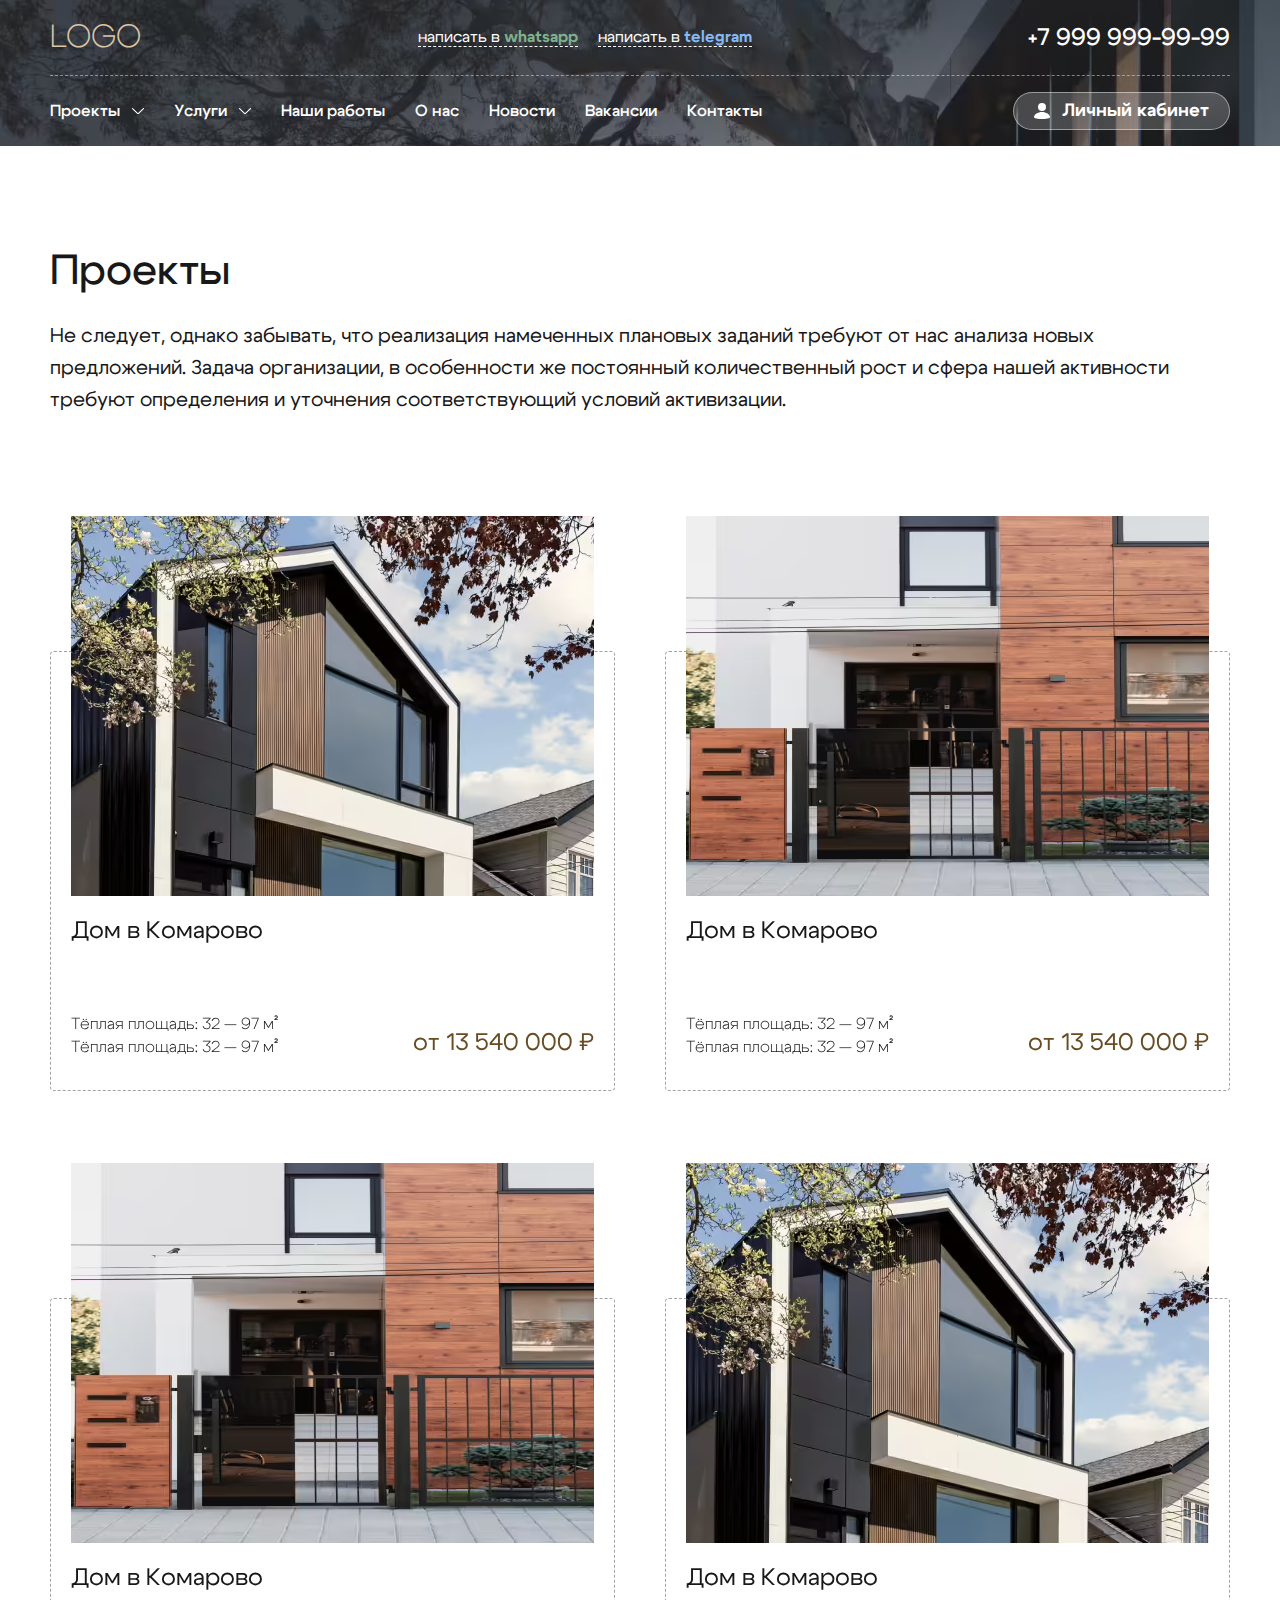
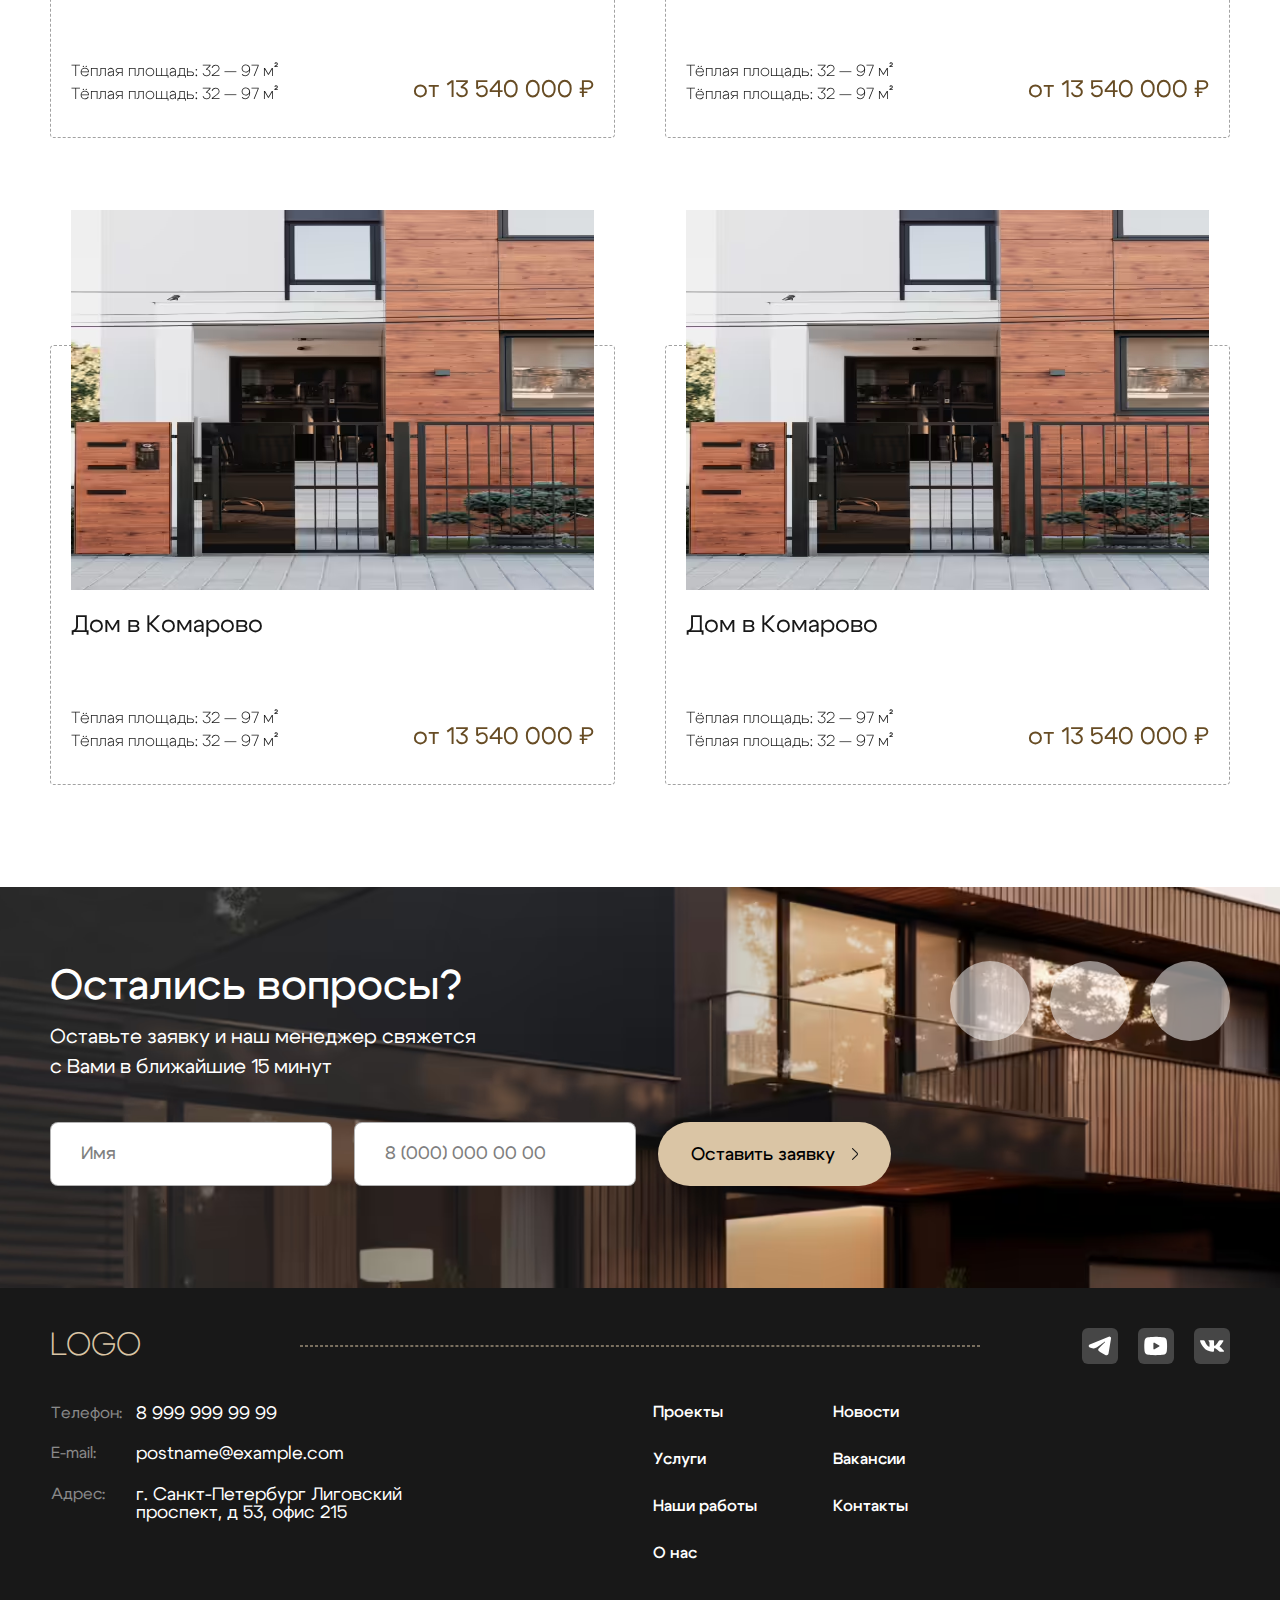
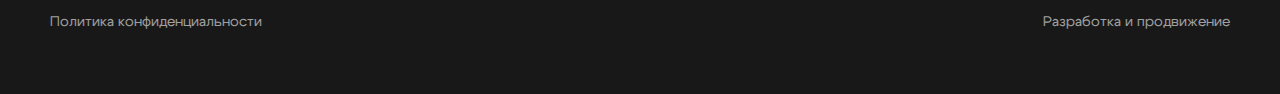
<file: projects.html>
<!DOCTYPE html>
<html class="page" lang="ru">
<head>
    <meta charset="UTF-8">
    <meta name="viewport" content="width=device-width, initial-scale=1.0">
    <meta http-equiv="X-UA-Compatible" content="ie=edge">
    <title>HouseCraft</title>
    <link rel="stylesheet" href="css/style.min.css">
    <script defer src="js/main.min.js"></script>

</head>

<body class="body">

    <header class="header" style="background-image: url('./img/hero-bg.jpg');
    background-image: image-set(
      './img/hero-bg.avif' type('image/avif'),
      './img/hero-bg.webp' type('image/webp')
    );">

        <div class="container">
            <div class="header__top">
                <div class="header__top-wrapper">
                    <a class="header__logo" href="index.html">
                        Logo
                    </a>
                    <div class="header__contacts">
                        <a class="header__contact" href="#" target="_blank">написать в <span
                                class="header__contact-span">whatsapp</span></a>
                        <a class="header__contact" href="#" target="_blank">написать в <span
                                class="header__contact-span">telegram</span></a>
                    </div>
                    <a class="header__tel" href="tel:+79999999999">+7 999 999-99-99</a>
                    <button class="burger" aria-label="Открыть меню">
                        <span class="burger__line"></span>
                        <span class="burger__line"></span>
                        <span class="burger__line"></span>
                    </button>
                    <div class="mob-nav"></div>
                </div>

            </div>
            <div class="header__bottom">
                <div class="header__bottom-wrapper">
                    <nav class="header__nav">
                        <ul class="header__items">
                            <li class="header__item">
                                <a class="header__item-link" href="projects.html">
                                    Проекты
                                    <svg class="header__item-link-svg">
                                        <use xlink:href="img/sprite.svg#header-arrow"></use>
                                    </svg>
                                </a>
                                <ul class="header__submenu">
                                    <li class="header__submenu-list">
                                        <a class="header__submenu-link" href="single-project.html">Проект 1</a>
                                    </li>
                                    <li class="header__submenu-list">
                                        <a class="header__submenu-link" href="single-project2.html">Проект 2</a>
                                    </li>
                                    <li class="header__submenu-list">
                                        <a class="header__submenu-link" href="#">Проект 3</a>
                                    </li>
                                    <li class="header__submenu-list">
                                        <a class="header__submenu-link" href="#">Проект 4</a>
                                    </li>
                                    <li class="header__submenu-list">
                                        <a class="header__submenu-link" href="#">Проект 5</a>
                                    </li>
                                </ul>
                            </li>
                            <li class="header__item">
                                <a class="header__item-link" href="services.html">
                                    Услуги
                                    <svg class="header__item-link-svg">
                                        <use xlink:href="img/sprite.svg#header-arrow"></use>
                                    </svg>
                                </a>
                                <ul class="header__submenu">
                                    <li class="header__submenu-list">
                                        <a class="header__submenu-link" href="#">Услуги 1</a>
                                    </li>
                                    <li class="header__submenu-list">
                                        <a class="header__submenu-link" href="#">Услуги 2</a>
                                    </li>
                                    <li class="header__submenu-list">
                                        <a class="header__submenu-link" href="#">Услуги 3</a>
                                    </li>
                                    <li class="header__submenu-list">
                                        <a class="header__submenu-link" href="#">Услуги 4</a>
                                    </li>
                                    <li class="header__submenu-list">
                                        <a class="header__submenu-link" href="#">Услуги 5</a>
                                    </li>
                                </ul>
                            </li>
                            <li class="header__item">
                                <a class="header__item-link" href="works.html">Наши работы</a>
                            </li>
                            <li class="header__item">
                                <a class="header__item-link" href="about.html">О нас</a>
                            </li>
                            <li class="header__item">
                                <a class="header__item-link" href="news.html">Новости</a>
                            </li>
                            <li class="header__item">
                                <a class="header__item-link popup" href="#"  data-graph-animation="fadeInUp" data-graph-path="questions">Вакансии</a>
                            </li>
                            <li class="header__item">
                                <a class="header__item-link" href="contacts.html">Контакты</a>
                            </li>
                        </ul>
                    </nav>
                    <a class="header__personal" href="lk.html">
                        <svg class="header__personal-img">
                            <use xlink:href="img/sprite.svg#lk"></use>
                        </svg>
                        <span class="header__personal-text">Личный кабинет</span>
                    </a>
                </div>
            </div>

        </div>
    </header>
  <main class="main">
    <section class="projects-page">
      <div class="container">
        <div class="projects-page__wrapper">
          <h1 class="projects-page__title subtitle">Проекты</h1>
          <p class="projects-page__text">
            Не следует, однако забывать, что реализация намеченных плановых заданий требуют
            от нас анализа новых предложений. Задача организации, в особенности же постоянный количественный рост и
            сфера нашей активности требуют определения и уточнения соответствующий условий активизации.
          </p>

          <div class="projects-page__swiper swiper">
            <div class="projects-page__swiper-wrapper swiper-wrapper">
              <div class="projects-page__swiper-slide swiper-slide">
                <a class="card" href="#">
                  <div class="card__wrapper">
                    <div class="card__media">
                      <picture>
                        <source srcset="./img/projects-page.avif" type="image/avif">
                        <source srcset="./img/projects-page.webp" type="image/webp">
                        <img class="card__media-img" src="./img/projects-page.jpg" alt="Дом в Комарово">
                      </picture>
                    </div>
                    <div class="card__content">
                      <div class="card__content-left">
                        <h3 class="card__title">Дом в Комарово</h3>
                        <ul class="card__descr">
                          <li class="card__descr-item">Тёплая площадь: 32 — 97 м²</li>
                          <li class="card__descr-item">Тёплая площадь: 32 — 97 м²</li>
                        </ul>
                      </div>
                      <div class="card__content-right">
                        <p class="card__price">
                          от 13 540 000 ₽
                        </p>
                      </div>
                    </div>
                  </div>
                  <div class="card__overlay"></div>
                  <div class="card__overlay-circle">
                  </div>
                </a>
              </div>
              <div class="projects-page__swiper-slide swiper-slide">
                <a class="card" href="#">
                  <div class="card__wrapper">
                    <div class="card__media">
                      <picture>
                        <source srcset="./img/projects-page2.avif" type="image/avif">
                        <source srcset="./img/projects-page2.webp" type="image/webp">
                        <img class="card__media-img" src="./img/projects-page2.jpg" alt="Дом в Комарово">
                      </picture>
                    </div>
                    <div class="card__content">
                      <div class="card__content-left">
                        <h3 class="card__title">Дом в Комарово</h3>
                        <ul class="card__descr">
                          <li class="card__descr-item">Тёплая площадь: 32 — 97 м²</li>
                          <li class="card__descr-item">Тёплая площадь: 32 — 97 м²</li>
                        </ul>
                      </div>
                      <div class="card__content-right">
                        <p class="card__price">
                          от 13 540 000 ₽
                        </p>
                      </div>
                    </div>
                  </div>
                  <div class="card__overlay"></div>
                  <div class="card__overlay-circle">
                  </div>
                </a>
              </div>
              <div class="projects-page__swiper-slide swiper-slide">
                <a class="card" href="#">
                  <div class="card__wrapper">
                    <div class="card__media">
                      <picture>
                        <source srcset="./img/projects-page2.avif" type="image/avif">
                        <source srcset="./img/projects-page2.webp" type="image/webp">
                        <img class="card__media-img" src="./img/projects-page2.jpg" alt="Дом в Комарово">
                      </picture>
                    </div>
                    <div class="card__content">
                      <div class="card__content-left">
                        <h3 class="card__title">Дом в Комарово</h3>
                        <ul class="card__descr">
                          <li class="card__descr-item">Тёплая площадь: 32 — 97 м²</li>
                          <li class="card__descr-item">Тёплая площадь: 32 — 97 м²</li>
                        </ul>
                      </div>
                      <div class="card__content-right">
                        <p class="card__price">
                          от 13 540 000 ₽
                        </p>
                      </div>
                    </div>
                  </div>
                  <div class="card__overlay"></div>
                  <div class="card__overlay-circle">
                  </div>
                </a>
              </div>
              <div class="projects-page__swiper-slide swiper-slide">
                <a class="card" href="#">
                  <div class="card__wrapper">
                    <div class="card__media">
                      <picture>
                        <source srcset="./img/projects-page.avif" type="image/avif">
                        <source srcset="./img/projects-page.webp" type="image/webp">
                        <img class="card__media-img" src="./img/projects-page.jpg" alt="Дом в Комарово">
                      </picture>
                    </div>
                    <div class="card__content">
                      <div class="card__content-left">
                        <h3 class="card__title">Дом в Комарово</h3>
                        <ul class="card__descr">
                          <li class="card__descr-item">Тёплая площадь: 32 — 97 м²</li>
                          <li class="card__descr-item">Тёплая площадь: 32 — 97 м²</li>
                        </ul>
                      </div>
                      <div class="card__content-right">
                        <p class="card__price">
                          от 13 540 000 ₽
                        </p>
                      </div>
                    </div>
                  </div>
                  <div class="card__overlay"></div>
                  <div class="card__overlay-circle">
                  </div>
                </a>
              </div>
              <div class="projects-page__swiper-slide swiper-slide">
                <a class="card" href="#">
                  <div class="card__wrapper">
                    <div class="card__media">
                      <picture>
                        <source srcset="./img/projects-page2.avif" type="image/avif">
                        <source srcset="./img/projects-page2.webp" type="image/webp">
                        <img class="card__media-img" src="./img/projects-page2.jpg" alt="Дом в Комарово">
                      </picture>
                    </div>
                    <div class="card__content">
                      <div class="card__content-left">
                        <h3 class="card__title">Дом в Комарово</h3>
                        <ul class="card__descr">
                          <li class="card__descr-item">Тёплая площадь: 32 — 97 м²</li>
                          <li class="card__descr-item">Тёплая площадь: 32 — 97 м²</li>
                        </ul>
                      </div>
                      <div class="card__content-right">
                        <p class="card__price">
                          от 13 540 000 ₽
                        </p>
                      </div>
                    </div>
                  </div>
                  <div class="card__overlay"></div>
                  <div class="card__overlay-circle">
                  </div>
                </a>
              </div>
              <div class="projects-page__swiper-slide swiper-slide">
                <a class="card" href="#">
                  <div class="card__wrapper">
                    <div class="card__media">
                      <picture>
                        <source srcset="./img/projects-page2.avif" type="image/avif">
                        <source srcset="./img/projects-page2.webp" type="image/webp">
                        <img class="card__media-img" src="./img/projects-page2.jpg" alt="Дом в Комарово">
                      </picture>
                    </div>
                    <div class="card__content">
                      <div class="card__content-left">
                        <h3 class="card__title">Дом в Комарово</h3>
                        <ul class="card__descr">
                          <li class="card__descr-item">Тёплая площадь: 32 — 97 м²</li>
                          <li class="card__descr-item">Тёплая площадь: 32 — 97 м²</li>
                        </ul>
                      </div>
                      <div class="card__content-right">
                        <p class="card__price">
                          от 13 540 000 ₽
                        </p>
                      </div>
                    </div>
                  </div>
                  <div class="card__overlay"></div>
                  <div class="card__overlay-circle">
                  </div>
                </a>
              </div>
            </div>
          </div>
        </div>
      </div>
    </section>

  <section class="question" style="background-image: url('./img/question-bg2.jpg');
  background-image: image-set(
    './img/question-bg2.avif' type('image/avif'),
    './img/question-bg2.webp' type('image/webp')
  );">

    <div class="container">
      <div class="question__wrapper">
        <h2 class="question__title">Остались вопросы?</h2>
        <p class="question__subtitle">Оставьте заявку и наш менеджер свяжется с Вами в ближайшие 15 минут
        </p>
        <form class="question__form" action="#">
          <input class="question__input" type="text" name="name" placeholder="Имя" required>
          <input class="question__input" type="tel" inputmode="tel" name="tel" placeholder="8 (000) 000 00 00" required>
          <button class="question__submit btn" type="submit">Оставить заявку</button>
        </form>
      </div>
    </div>
  </section>
  </main>
  <footer class="footer">
    <div class="container">
        <div class="footer__wrapper">
            <div class="footer__top">
                <a class="footer__logo" href="#">
                    Logo
                </a>

                <ul class="footer__socials socials">
                    <li class="socials__item">
                        <a class="socials__item-link" href="#">
                            <svg class="socials__item-img">
                                <use xlink:href="img/sprite.svg#telegram"></use>
                            </svg>
                        </a>
                    </li>
                    <li class="socials__item">
                        <a class="socials__item-link" href="#">
                            <svg class="socials__item-img">
                                <use xlink:href="img/sprite.svg#youtube"></use>
                            </svg>
                        </a>
                    </li>
                    <li class="socials__item">
                        <a class="socials__item-link" href="#">
                            <svg class="socials__item-img">
                                <use xlink:href="img/sprite.svg#vk"></use>
                            </svg>
                        </a>
                    </li>
                </ul>
            </div>

            <div class="footer__bottom">
                <table class="footer__contacts contacts-table">
                    <tr>
                        <td>Телефон:</td>
                        <td>
                            <a href="tel:+79999999999">
                                8 999 999 99 99
                            </a>
                        </td>
                    </tr>
                    <tr>
                        <td>E-mail:</td>
                        <td>
                            <a href="mailto:postname@example.com">
                                postname@example.com
                            </a>
                        </td>
                    </tr>
                    <tr>
                        <td>Адрес:</td>
                        <td>
                            <a href="https://yandex.ru/maps/-/CDBd703P" target="_blank">
                                г. Санкт-Петербург Лиговский проспект, д 53, офис 215
                            </a>
                        </td>
                    </tr>
                </table>
                <nav class="footer__nav">
                    <ul class="footer__items">
                        <li class="footer__item">
                            <a class="footer__item-link" href="#">
                                Проекты
                            </a>
                        </li>
                        <li class="footer__item">
                            <a class="footer__item-link" href="#">
                                Услуги
                            </a>
                        </li>
                        <li class="footer__item">
                            <a class="footer__item-link" href="#">
                                Наши работы
                            </a>
                        </li>
                        <li class="footer__item">
                            <a class="footer__item-link" href="#">
                                О нас
                            </a>
                        </li>
                    </ul>
                    <ul class="footer__items">
                        <li class="footer__item">
                            <a class="footer__item-link" href="#">
                                Новости
                            </a>
                        </li>
                        <li class="footer__item">
                            <a class="footer__item-link" href="#">
                                Вакансии
                            </a>
                        </li>
                        <li class="footer__item">
                            <a class="footer__item-link" href="#">
                                Контакты
                            </a>
                        </li>

                    </ul>
                </nav>
            </div>

            <div class="footer__info">
                <a class="footer__privacy" href="#">
                    Политика конфиденциальности
                </a>
                <a class="footer__development" href="#" target="_blank">
                    Разработка и продвижение
                </a>
            </div>

            <div class="graph-modal">
                <div class="graph-modal__container" role="dialog" aria-modal="true" data-graph-target="questions">
                    <button class="btn-reset graph-modal__close js-modal-close"
                        aria-label="Закрыть модальное окно"></button>
                    <div class="graph-modal__content">

  <section class="question" style="background-image: url('./img/hero-bg.jpg');
  background-image: image-set(
    './img/hero-bg.avif' type('image/avif'),
    './img/hero-bg.webp' type('image/webp')
  );">

    <div class="container">
      <div class="question__wrapper">
        <h2 class="question__title">Остались вопросы?</h2>
        <p class="question__subtitle">Оставьте заявку и наш менеджер свяжется с Вами в ближайшие 15 минут
        </p>
        <form class="question__form" action="#">
          <input class="question__input" type="text" name="name" placeholder="Имя" required>
          <input class="question__input" type="tel" inputmode="tel" name="tel" placeholder="8 (000) 000 00 00" required>
          <button class="question__submit btn" type="submit">Оставить заявку</button>
        </form>
      </div>
    </div>
  </section>
                    </div>
                </div>
                <div class="graph-modal__container" role="dialog" aria-modal="true"
                    data-graph-target="questions-success">
                    <button class="btn-reset graph-modal__close js-modal-close"
                        aria-label="Закрыть модальное окно"></button>
                    <div class="graph-modal__content">
                        <section class="question" style="background-image: url('./img/hero-bg.jpg');
background-image: image-set(
  './img/hero-bg.avif' type('image/avif'),
  './img/hero-bg.webp' type('image/webp')
);">
  <div class="container">
    <div class="question__wrapper question__wrapper--success">
      <h2 class="question__title">Спасибо за заявку!</h2>
      <p class="question__subtitle">Наш специалист свяжется с вами в течение 15 минут
      </p>
    </div>
  </div>
</section>
                    </div>
                </div>
            </div>
        </div>
    </div>
</footer>
</body>

</html>
</file>
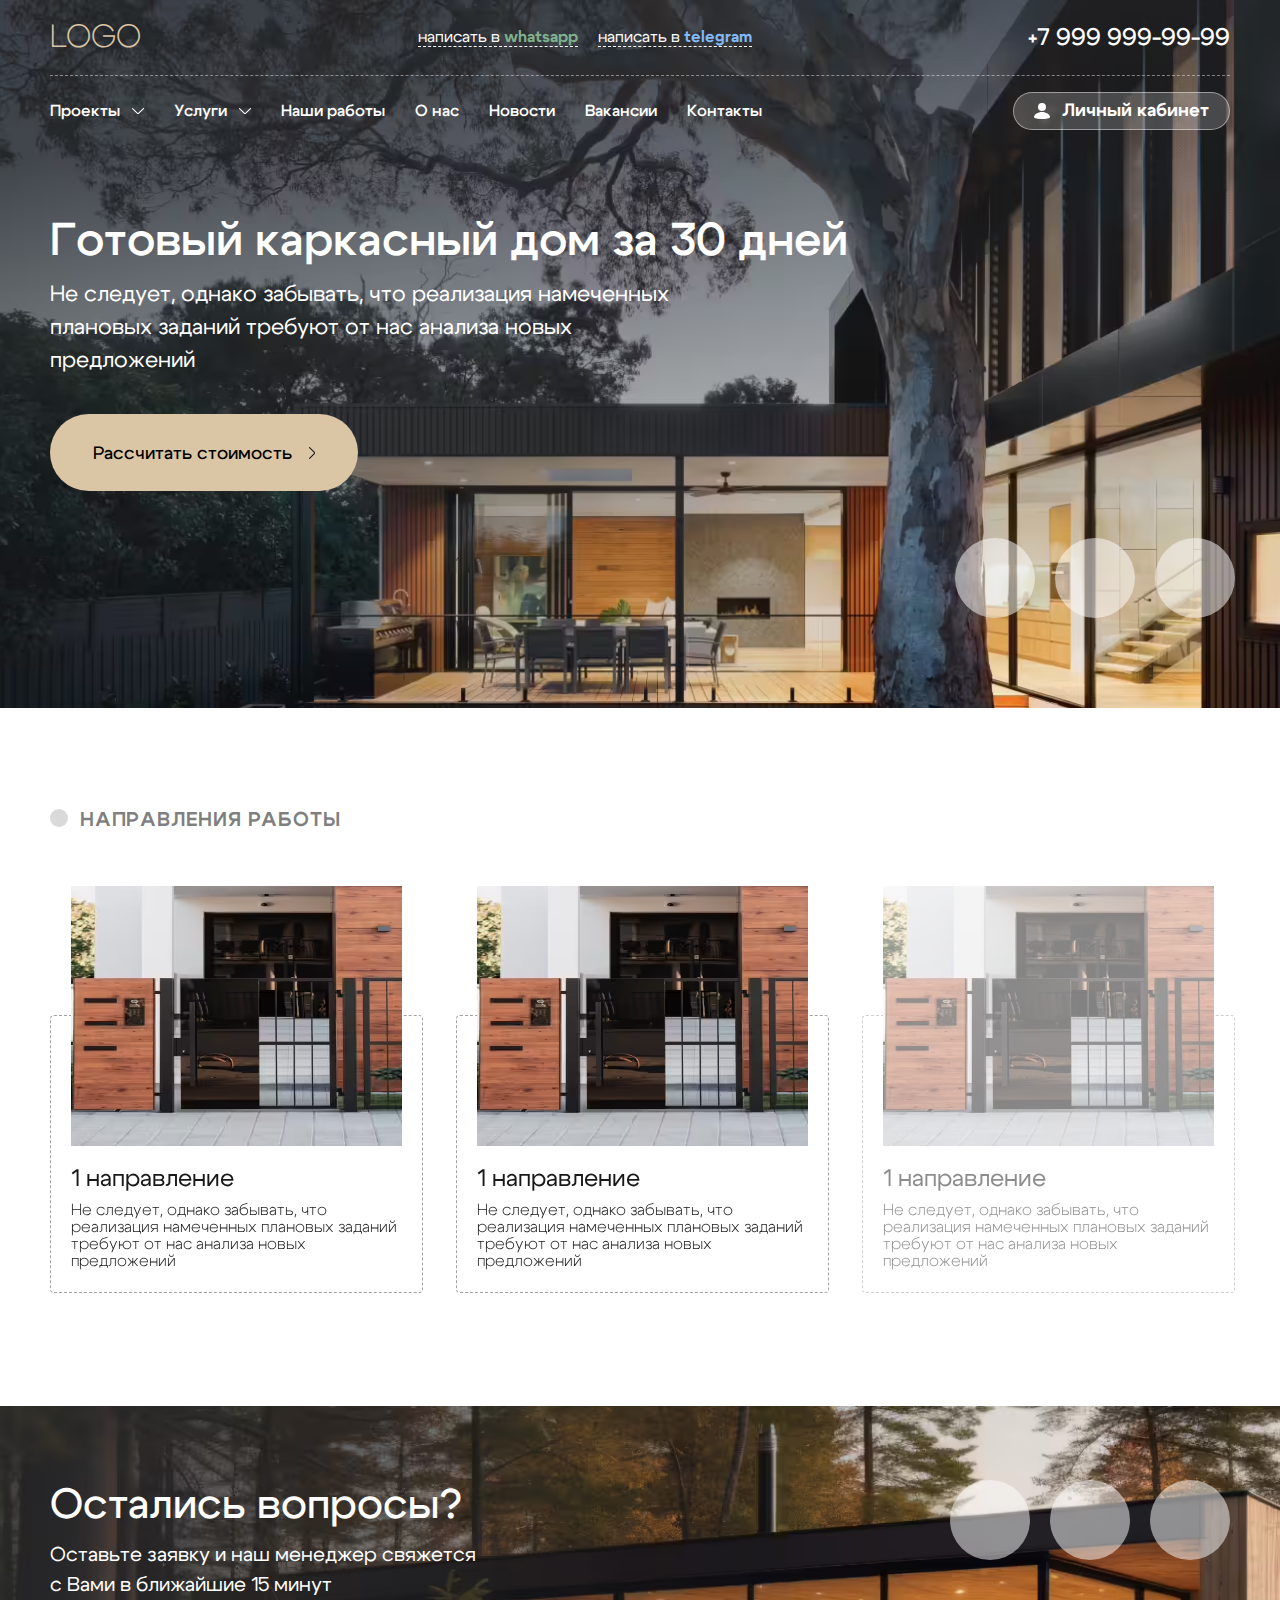
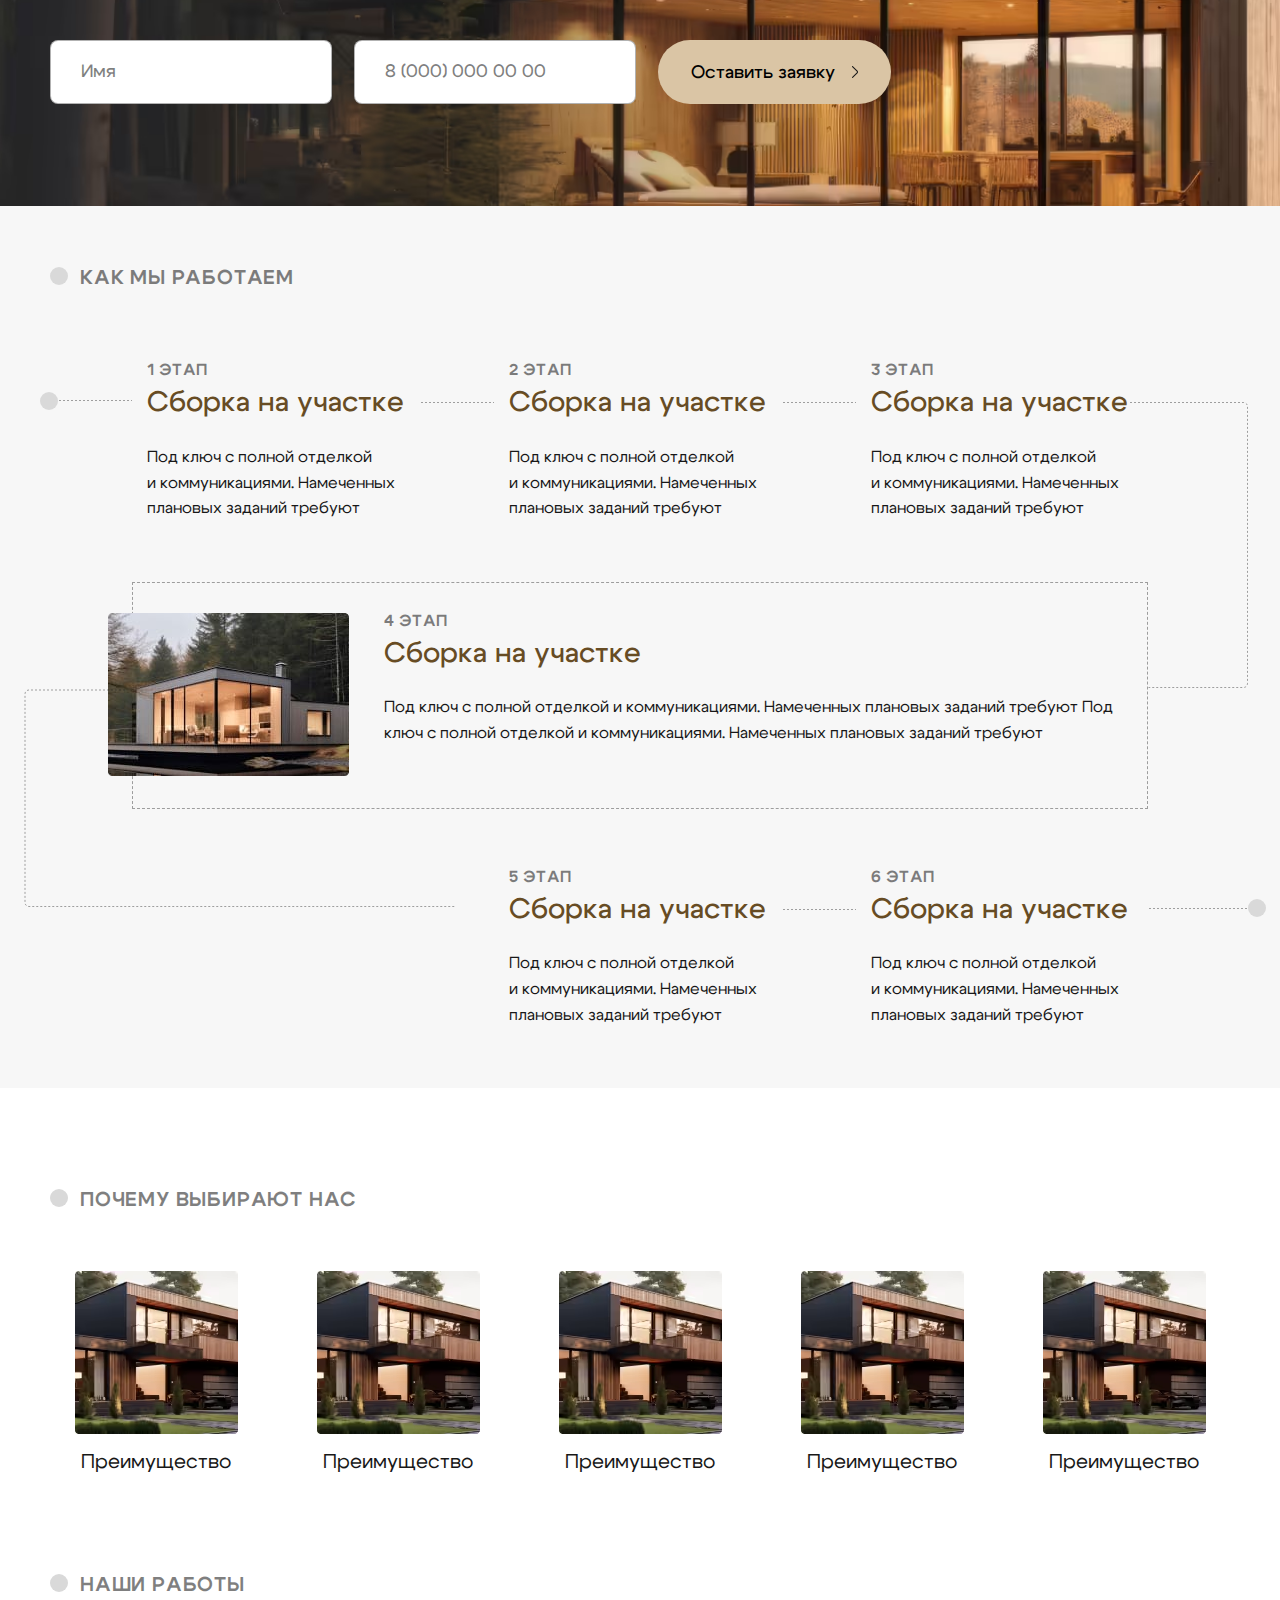
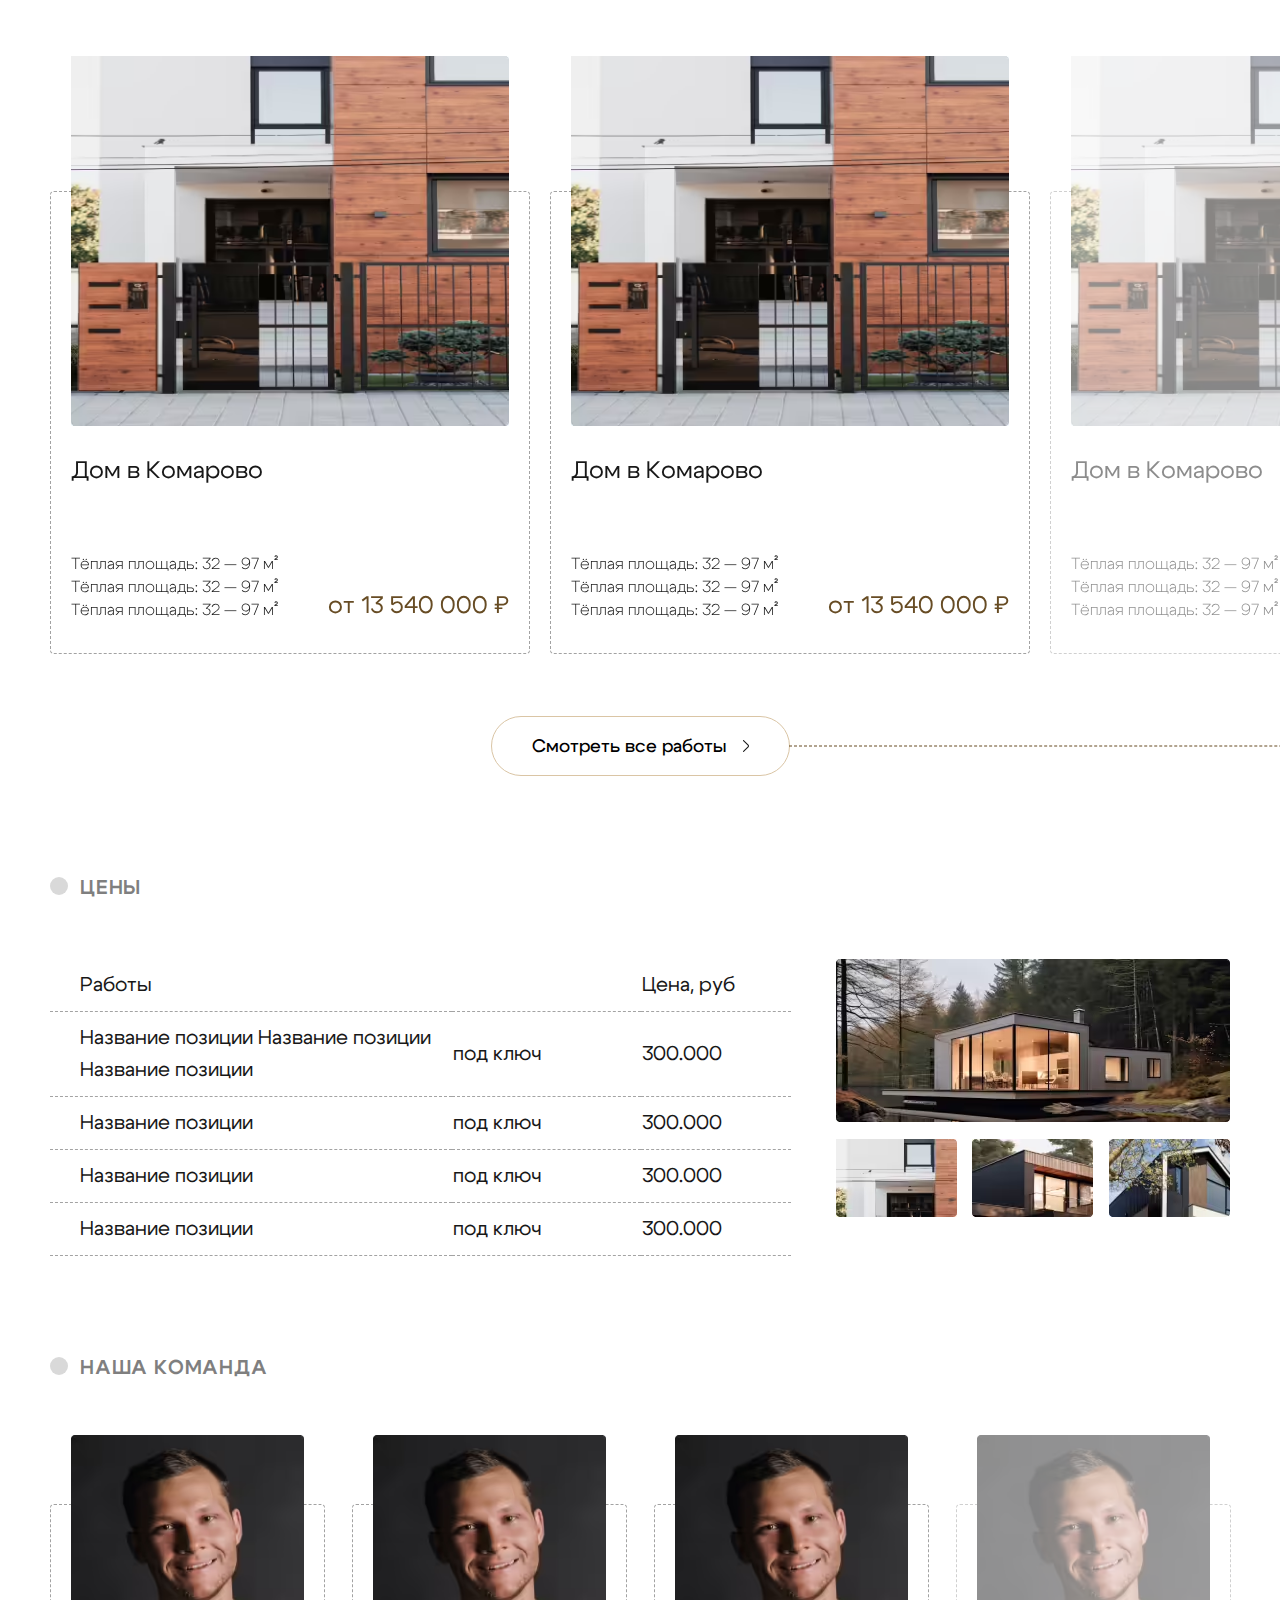
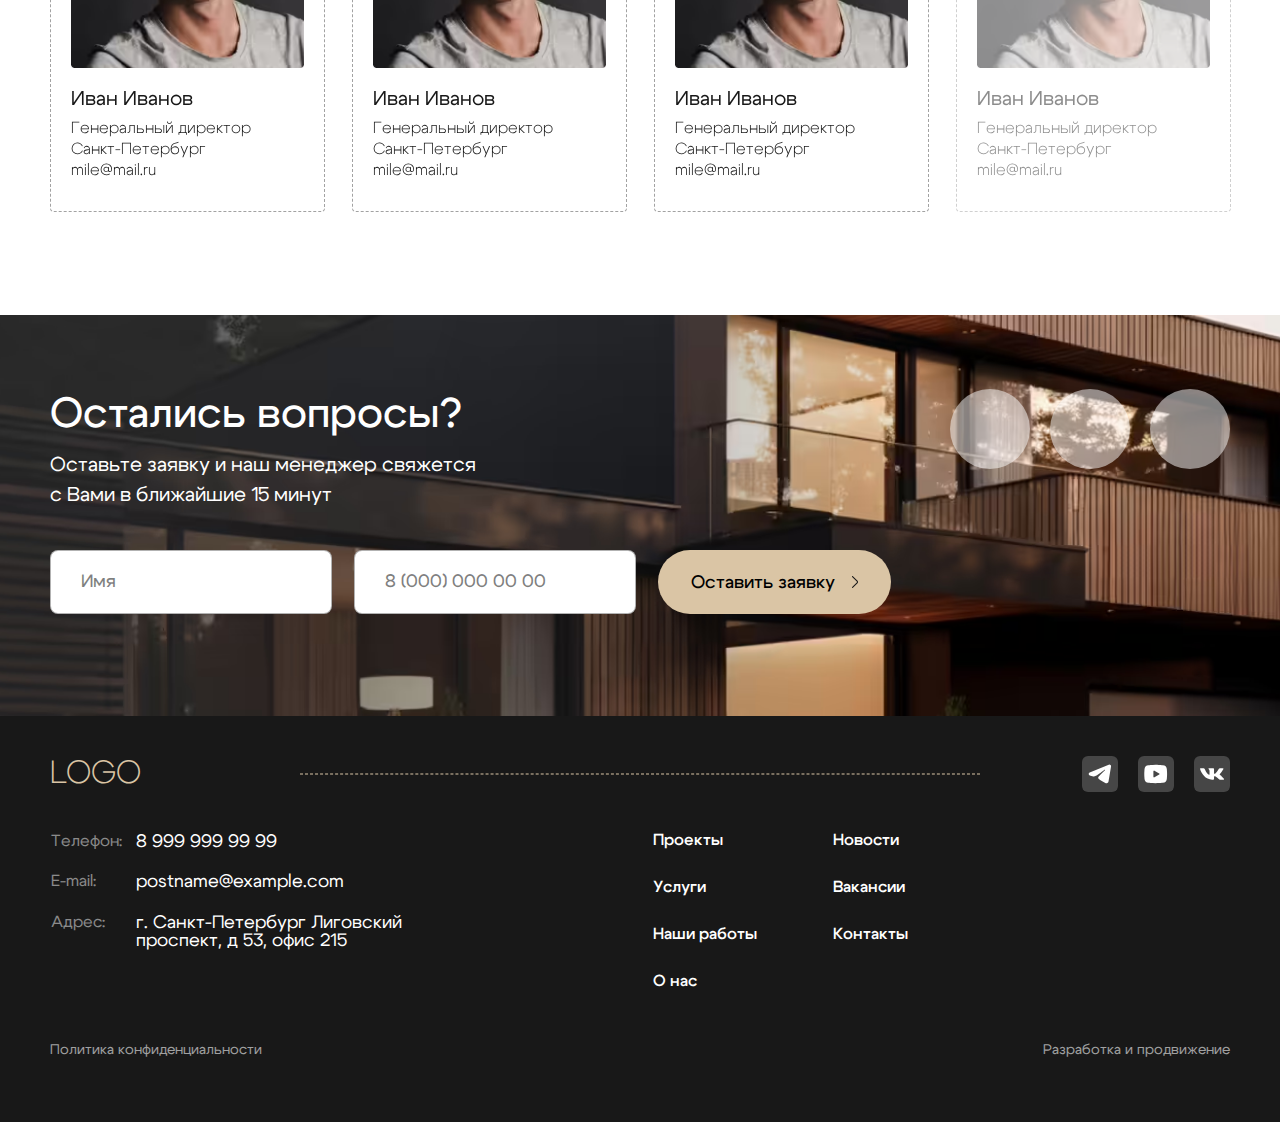
<file: services.html>
<!DOCTYPE html>
<html class="page" lang="ru">
<head>
    <meta charset="UTF-8">
    <meta name="viewport" content="width=device-width, initial-scale=1.0">
    <meta http-equiv="X-UA-Compatible" content="ie=edge">
    <title>HouseCraft</title>
    <link rel="stylesheet" href="css/style.min.css">
    <script defer src="js/main.min.js"></script>

</head>

<body class="body">

<header class="header header--hero" style="background-image: url('./img/hero-bg.jpg');
background-image: image-set(
  './img/hero-bg.avif' type('image/avif'),
  './img/hero-bg.webp' type('image/webp')
);">

        <div class="container">
            <div class="header__top">
                <div class="header__top-wrapper">
                    <a class="header__logo" href="index.html">
                        Logo
                    </a>
                    <div class="header__contacts">
                        <a class="header__contact" href="#" target="_blank">написать в <span
                                class="header__contact-span">whatsapp</span></a>
                        <a class="header__contact" href="#" target="_blank">написать в <span
                                class="header__contact-span">telegram</span></a>
                    </div>
                    <a class="header__tel" href="tel:+79999999999">+7 999 999-99-99</a>
                    <button class="burger" aria-label="Открыть меню">
                        <span class="burger__line"></span>
                        <span class="burger__line"></span>
                        <span class="burger__line"></span>
                    </button>
                    <div class="mob-nav"></div>
                </div>

            </div>
            <div class="header__bottom">
                <div class="header__bottom-wrapper">
                    <nav class="header__nav">
                        <ul class="header__items">
                            <li class="header__item">
                                <a class="header__item-link" href="projects.html">
                                    Проекты
                                    <svg class="header__item-link-svg">
                                        <use xlink:href="img/sprite.svg#header-arrow"></use>
                                    </svg>
                                </a>
                                <ul class="header__submenu">
                                    <li class="header__submenu-list">
                                        <a class="header__submenu-link" href="single-project.html">Проект 1</a>
                                    </li>
                                    <li class="header__submenu-list">
                                        <a class="header__submenu-link" href="single-project2.html">Проект 2</a>
                                    </li>
                                    <li class="header__submenu-list">
                                        <a class="header__submenu-link" href="#">Проект 3</a>
                                    </li>
                                    <li class="header__submenu-list">
                                        <a class="header__submenu-link" href="#">Проект 4</a>
                                    </li>
                                    <li class="header__submenu-list">
                                        <a class="header__submenu-link" href="#">Проект 5</a>
                                    </li>
                                </ul>
                            </li>
                            <li class="header__item">
                                <a class="header__item-link" href="services.html">
                                    Услуги
                                    <svg class="header__item-link-svg">
                                        <use xlink:href="img/sprite.svg#header-arrow"></use>
                                    </svg>
                                </a>
                                <ul class="header__submenu">
                                    <li class="header__submenu-list">
                                        <a class="header__submenu-link" href="#">Услуги 1</a>
                                    </li>
                                    <li class="header__submenu-list">
                                        <a class="header__submenu-link" href="#">Услуги 2</a>
                                    </li>
                                    <li class="header__submenu-list">
                                        <a class="header__submenu-link" href="#">Услуги 3</a>
                                    </li>
                                    <li class="header__submenu-list">
                                        <a class="header__submenu-link" href="#">Услуги 4</a>
                                    </li>
                                    <li class="header__submenu-list">
                                        <a class="header__submenu-link" href="#">Услуги 5</a>
                                    </li>
                                </ul>
                            </li>
                            <li class="header__item">
                                <a class="header__item-link" href="works.html">Наши работы</a>
                            </li>
                            <li class="header__item">
                                <a class="header__item-link" href="about.html">О нас</a>
                            </li>
                            <li class="header__item">
                                <a class="header__item-link" href="news.html">Новости</a>
                            </li>
                            <li class="header__item">
                                <a class="header__item-link popup" href="#"  data-graph-animation="fadeInUp" data-graph-path="questions">Вакансии</a>
                            </li>
                            <li class="header__item">
                                <a class="header__item-link" href="contacts.html">Контакты</a>
                            </li>
                        </ul>
                    </nav>
                    <a class="header__personal" href="lk.html">
                        <svg class="header__personal-img">
                            <use xlink:href="img/sprite.svg#lk"></use>
                        </svg>
                        <span class="header__personal-text">Личный кабинет</span>
                    </a>
                </div>
            </div>

            <div class="header__hero hero">
                <div class="hero__wrapper">
                    <h1 class="hero__title">Готовый каркасный дом за 30 дней</h1>
                    <p class="hero__subtitle">
                        Не следует, однако забывать, что реализация намеченных плановых заданий требуют от нас анализа новых предложений
                    </p>
                    <a class="hero__btn btn" href="#">Рассчитать стоимость</a>
                </div>
            </div>

        </div>
    </header>
  <main class="main">

    <section class="directions">
      <div class="container">
        <div class="directions__wrapper">
          <h2 class="directions__title title">направления работы</h2>
          <div class="directions__swiper swiper">
            <div class="directions__swiper-wrapper swiper-wrapper">
              <div class="directions__swiper-slide swiper-slide">
                <div class="services-card">
                  <div class="services-card__wrapper">
                    <div class="services-card__media">
                      <picture>
                        <source srcset="./img/services-directions.avif" type="image/avif">
                        <source srcset="./img/services-directions.webp" type="image/webp">
                        <img class="services-card__media-img" src="./img/services-directions.jpg"
                          alt="Дом в Комарово">
                      </picture>
                    </div>
                    <div class="services-card__content">
                      <h3 class="services-card__title">1 направление</h3>
                      <p class="services-card__info">
                        Не следует, однако забывать, что реализация намеченных плановых заданий требуют от нас анализа новых предложений
                      </p>
                    </div>
                  </div>
                </div>
              </div>
              <div class="directions__swiper-slide swiper-slide">
                <div class="services-card">
                  <div class="services-card__wrapper">
                    <div class="services-card__media">
                      <picture>
                        <source srcset="./img/services-directions.avif" type="image/avif">
                        <source srcset="./img/services-directions.webp" type="image/webp">
                        <img class="services-card__media-img" src="./img/services-directions.jpg"
                          alt="Дом в Комарово">
                      </picture>
                    </div>
                    <div class="services-card__content">
                      <h3 class="services-card__title">1 направление</h3>
                      <p class="services-card__info">Не следует, однако забывать, что реализация намеченных плановых заданий требуют от нас анализа новых предложений</p>
                    </div>
                  </div>
                </div>
              </div>
              <div class="directions__swiper-slide swiper-slide">
                <div class="services-card">
                  <div class="services-card__wrapper">
                    <div class="services-card__media">
                      <picture>
                        <source srcset="./img/services-directions.avif" type="image/avif">
                        <source srcset="./img/services-directions.webp" type="image/webp">
                        <img class="services-card__media-img" src="./img/services-directions.jpg"
                          alt="Дом в Комарово">
                      </picture>
                    </div>
                    <div class="services-card__content">
                      <h3 class="services-card__title">1 направление</h3>
                      <p class="services-card__info">Не следует, однако забывать, что реализация намеченных плановых заданий требуют от нас анализа новых предложений</p>
                    </div>
                  </div>
                </div>
              </div>
              <div class="directions__swiper-slide swiper-slide">
                <div class="services-card">
                  <div class="services-card__wrapper">
                    <div class="services-card__media">
                      <picture>
                        <source srcset="./img/services-directions.avif" type="image/avif">
                        <source srcset="./img/services-directions.webp" type="image/webp">
                        <img class="services-card__media-img" src="./img/services-directions.jpg"
                          alt="Дом в Комарово">
                      </picture>
                    </div>
                    <div class="services-card__content">
                      <h3 class="services-card__title">1 направление</h3>
                      <p class="services-card__info">Не следует, однако забывать, что реализация намеченных плановых заданий требуют от нас анализа новых предложений</p>
                    </div>
                  </div>
                </div>
              </div>
            </div>
          </div>
        </div>
      </div>
    </section>

<section class="question" style="background-image: url('./img/question-bg.jpg');
background-image: image-set(
  './img/question-bg.avif' type('image/avif'),
  './img/question-bg.webp' type('image/webp')
);">

    <div class="container">
      <div class="question__wrapper">
        <h2 class="question__title">Остались вопросы?</h2>
        <p class="question__subtitle">Оставьте заявку и наш менеджер свяжется с Вами в ближайшие 15 минут
        </p>
        <form class="question__form" action="#">
          <input class="question__input" type="text" name="name" placeholder="Имя" required>
          <input class="question__input" type="tel" inputmode="tel" name="tel" placeholder="8 (000) 000 00 00" required>
          <button class="question__submit btn" type="submit">Оставить заявку</button>
        </form>
      </div>
    </div>
  </section>

    <section class="work">
  <div class="container">
    <div class="work__wrapper">

        <h2 class="work__title title work__title--pad">Как мы работаем</h2>

      <ul class="work__stages">

<li class="stage">
  <div class="stage__wrap">
    <span class="stage__num">1 этап</span>
    <p class="stage__title">Сборка на участке</p>
    <p class="stage__subtitle">Под ключ с полной отделкой и коммуникациями. Намеченных плановых
      заданий требуют </p>
  </div>
</li>

<li class="stage">
  <div class="stage__wrap">
    <span class="stage__num">2 этап</span>
    <p class="stage__title">Сборка на участке</p>
    <p class="stage__subtitle">Под ключ с полной отделкой и коммуникациями. Намеченных плановых
      заданий требуют </p>
  </div>
</li>

<li class="stage">
  <div class="stage__wrap">
    <span class="stage__num">3 этап</span>
    <p class="stage__title">Сборка на участке</p>
    <p class="stage__subtitle">Под ключ с полной отделкой и коммуникациями. Намеченных плановых
      заданий требуют </p>
  </div>
</li>

<li class="stage stage--card">
  <div class="stage__wrap">
    <div class="stage__media">
      <picture>
        <source media="(max-width: 768px)" srcset="./img/work-card-2.jpg">
        <img class="stage__img" src="./img/work-card.jpg" alt="">
      </picture>
    </div>
    <div class="stage__content">
      <span class="stage__num">4 этап</span>
      <p class="stage__title">Сборка на участке</p>
      <p class="stage__subtitle">Под ключ с полной отделкой и коммуникациями. Намеченных
        плановых заданий требуют Под ключ с полной отделкой и коммуникациями. Намеченных
        плановых заданий требуют </p>
    </div>
  </div>
</li>

<li class="stage">
  <div class="stage__wrap">
    <span class="stage__num">5 этап</span>
    <p class="stage__title">Сборка на участке</p>
    <p class="stage__subtitle">Под ключ с полной отделкой и коммуникациями. Намеченных плановых
      заданий требуют </p>
  </div>
</li>

<li class="stage">
  <div class="stage__wrap">
    <span class="stage__num">6 этап</span>
    <p class="stage__title">Сборка на участке</p>
    <p class="stage__subtitle">Под ключ с полной отделкой и коммуникациями. Намеченных плановых
      заданий требуют </p>
  </div>
</li>

      </ul>
    </div>
  </div>
</section>

    <section class="why">
      <div class="why__wrapper">
        <div class="container">
          <h2 class="why__title title">почему выбирают нас</h2>

  <ul class="included-items">
    <li class="included-items__item">
      <picture>
        <source srcset="img/single-project-enters.avif" type="image/avif">
        <source srcset="img/single-project-enters.webp" type="image/webp">
        <img class="included-items__item-img" src="img/single-project-enters.jpg" alt="">
      </picture>
      <p class="included-items__item-text">
        Преимущество
      </p>
    </li>
    <li class="included-items__item">
      <picture>
        <source srcset="img/single-project-enters.avif" type="image/avif">
        <source srcset="img/single-project-enters.webp" type="image/webp">
        <img class="included-items__item-img" src="img/single-project-enters.jpg" alt="">
      </picture>
      <p class="included-items__item-text">
        Преимущество
      </p>
    </li>
    <li class="included-items__item">
      <picture>
        <source srcset="img/single-project-enters.avif" type="image/avif">
        <source srcset="img/single-project-enters.webp" type="image/webp">
        <img class="included-items__item-img" src="img/single-project-enters.jpg" alt="">
      </picture>
      <p class="included-items__item-text">
        Преимущество
      </p>
    </li>
    <li class="included-items__item">
      <picture>
        <source srcset="img/single-project-enters.avif" type="image/avif">
        <source srcset="img/single-project-enters.webp" type="image/webp">
        <img class="included-items__item-img" src="img/single-project-enters.jpg" alt="">
      </picture>
      <p class="included-items__item-text">
        Преимущество
      </p>
    </li>
    <li class="included-items__item">
      <picture>
        <source srcset="img/single-project-enters.avif" type="image/avif">
        <source srcset="img/single-project-enters.webp" type="image/webp">
        <img class="included-items__item-img" src="img/single-project-enters.jpg" alt="">
      </picture>
      <p class="included-items__item-text">
        Преимущество
      </p>
    </li>
  </ul>

        </div>
      </div>
    </section>

    <section class="example">
  <div class="example__wrapper">
    <h2 class="example__title title">Наши работы</h2>
    <div class="example__swiper swiper">
      <div class="example__swiper-wrapper swiper-wrapper">
        <div class="example__swiper-slide swiper-slide">
          <a class="card" href="#">
            <div class="card__wrapper">
              <div class="card__media">
                <picture>
                  <source srcset="./img/card3.avif" type="image/avif">
                  <source srcset="./img/card3.webp" type="image/webp">
                  <img class="card__media-img" src="./img/card3.jpg" alt="Дом в Комарово">
                </picture>
              </div>
              <div class="card__content">
                <div class="card__content-left">
                  <h3 class="card__title">Дом в Комарово</h3>
                  <ul class="card__descr">
                    <li class="card__descr-item">Тёплая площадь: 32 — 97 м²</li>
                    <li class="card__descr-item">Тёплая площадь: 32 — 97 м²</li>
                    <li class="card__descr-item">Тёплая площадь: 32 — 97 м²</li>
                  </ul>
                </div>
                <div class="card__content-right">
                  <p class="card__price">
                    от 13 540 000 ₽
                  </p>
                </div>
              </div>
            </div>
            <div class="card__overlay"></div>
            <div class="card__overlay-circle">
            </div>
          </a>
        </div>
        <div class="example__swiper-slide swiper-slide">
          <a class="card" href="#">
            <div class="card__wrapper">
              <div class="card__media">
                <picture>
                  <source srcset="./img/card3.avif" type="image/avif">
                  <source srcset="./img/card3.webp" type="image/webp">
                  <img class="card__media-img" src="./img/card3.jpg" alt="Дом в Комарово">
                </picture>
              </div>
              <div class="card__content">
                <div class="card__content-left">
                  <h3 class="card__title">Дом в Комарово</h3>
                  <ul class="card__descr">
                    <li class="card__descr-item">Тёплая площадь: 32 — 97 м²</li>
                    <li class="card__descr-item">Тёплая площадь: 32 — 97 м²</li>
                    <li class="card__descr-item">Тёплая площадь: 32 — 97 м²</li>
                  </ul>
                </div>
                <div class="card__content-right">
                  <p class="card__price">
                    от 13 540 000 ₽
                  </p>
                </div>
              </div>
            </div>
            <div class="card__overlay"></div>
            <div class="card__overlay-circle">
            </div>
          </a>
        </div>
        <div class="example__swiper-slide swiper-slide">
          <a class="card" href="#">
            <div class="card__wrapper">
              <div class="card__media">
                <picture>
                  <source srcset="./img/card3.avif" type="image/avif">
                  <source srcset="./img/card3.webp" type="image/webp">
                  <img class="card__media-img" src="./img/card3.jpg" alt="Дом в Комарово">
                </picture>
              </div>
              <div class="card__content">
                <div class="card__content-left">
                  <h3 class="card__title">Дом в Комарово</h3>
                  <ul class="card__descr">
                    <li class="card__descr-item">Тёплая площадь: 32 — 97 м²</li>
                    <li class="card__descr-item">Тёплая площадь: 32 — 97 м²</li>
                    <li class="card__descr-item">Тёплая площадь: 32 — 97 м²</li>
                  </ul>
                </div>
                <div class="card__content-right">
                  <p class="card__price">
                    от 13 540 000 ₽
                  </p>
                </div>
              </div>
            </div>
            <div class="card__overlay"></div>
            <div class="card__overlay-circle">
            </div>
          </a>
        </div>
        <div class="example__swiper-slide swiper-slide">
          <a class="card" href="#">
            <div class="card__wrapper">
              <div class="card__media">
                <picture>
                  <source srcset="./img/card3.avif" type="image/avif">
                  <source srcset="./img/card3.webp" type="image/webp">
                  <img class="card__media-img" src="./img/card3.jpg" alt="Дом в Комарово">
                </picture>
              </div>
              <div class="card__content">
                <div class="card__content-left">
                  <h3 class="card__title">Дом в Комарово</h3>
                  <ul class="card__descr">
                    <li class="card__descr-item">Тёплая площадь: 32 — 97 м²</li>
                    <li class="card__descr-item">Тёплая площадь: 32 — 97 м²</li>
                    <li class="card__descr-item">Тёплая площадь: 32 — 97 м²</li>
                  </ul>
                </div>
                <div class="card__content-right">
                  <p class="card__price">
                    от 13 540 000 ₽
                  </p>
                </div>
              </div>
            </div>
            <div class="card__overlay"></div>
            <div class="card__overlay-circle">
            </div>
          </a>
        </div>
        <div class="example__swiper-slide swiper-slide">
          <a class="card" href="#">
            <div class="card__wrapper">
              <div class="card__media">
                <picture>
                  <source srcset="./img/card3.avif" type="image/avif">
                  <source srcset="./img/card3.webp" type="image/webp">
                  <img class="card__media-img" src="./img/card3.jpg" alt="Дом в Комарово">
                </picture>
              </div>
              <div class="card__content">
                <div class="card__content-left">
                  <h3 class="card__title">Дом в Комарово</h3>
                  <ul class="card__descr">
                    <li class="card__descr-item">Тёплая площадь: 32 — 97 м²</li>
                    <li class="card__descr-item">Тёплая площадь: 32 — 97 м²</li>
                    <li class="card__descr-item">Тёплая площадь: 32 — 97 м²</li>
                  </ul>
                </div>
                <div class="card__content-right">
                  <p class="card__price">
                    от 13 540 000 ₽
                  </p>
                </div>
              </div>
            </div>
            <div class="card__overlay"></div>
            <div class="card__overlay-circle">
            </div>
          </a>
        </div>
        <div class="example__swiper-slide swiper-slide">
          <a class="card" href="#">
            <div class="card__wrapper">
              <div class="card__media">
                <picture>
                  <source srcset="./img/card3.avif" type="image/avif">
                  <source srcset="./img/card3.webp" type="image/webp">
                  <img class="card__media-img" src="./img/card3.jpg" alt="Дом в Комарово">
                </picture>
              </div>
              <div class="card__content">
                <div class="card__content-left">
                  <h3 class="card__title">Дом в Комарово</h3>
                  <ul class="card__descr">
                    <li class="card__descr-item">Тёплая площадь: 32 — 97 м²</li>
                    <li class="card__descr-item">Тёплая площадь: 32 — 97 м²</li>
                    <li class="card__descr-item">Тёплая площадь: 32 — 97 м²</li>
                  </ul>
                </div>
                <div class="card__content-right">
                  <p class="card__price">
                    от 13 540 000 ₽
                  </p>
                </div>
              </div>
            </div>
            <div class="card__overlay"></div>
            <div class="card__overlay-circle">
            </div>
          </a>
        </div>
      </div>
    </div>
  </div>
  <div class="container">
    <div class="example__buttom">
      <a class="example__btn btn btn--transparent" href="#">Смотреть все работы</a>
    </div>
  </div>
</section>

    <section class="prices">
      <div class="container">
        <h2 class="prices__title title">цены</h2>
        <div class="prices__wrapper">
          <table class="prices__table">
            <thead>
              <tr>
                <td>Работы</td>
                <td></td>
                <td>Цена, руб</td>
              </tr>
            </thead>
            <tbody>
              <tr>
                <td>Название позиции Название позиции Название позиции</td>
                <td>под ключ</td>
                <td>300.000</td>
              </tr>
              <tr>
                <td>Название позиции</td>
                <td>под ключ</td>
                <td>300.000</td>
              </tr>
              <tr>
                <td>Название позиции</td>
                <td>под ключ</td>
                <td>300.000</td>
              </tr>
              <tr>
                <td>Название позиции</td>
                <td>под ключ</td>
                <td>300.000</td>
              </tr>
            </tbody>
          </table>
          <div class="prices__media">
            <picture>
              <source srcset="img/services-prices.avif" type="image/avif">
              <source srcset="img/services-prices.webp" type="image/webp">
              <img class="prices__media-img" src="img/services-prices.jpg" alt="">
            </picture>
            <picture>
              <source srcset="img/services-prices2.avif" type="image/avif">
              <source srcset="img/services-prices2.webp" type="image/webp">
              <img class="prices__media-img" src="img/services-prices2.jpg" alt="">
            </picture>
            <picture>
              <source srcset="img/services-prices3.avif" type="image/avif">
              <source srcset="img/services-prices3.webp" type="image/webp">
              <img class="prices__media-img" src="img/services-prices3.jpg" alt="">
            </picture>
            <picture>
              <source srcset="img/services-prices4.avif" type="image/avif">
              <source srcset="img/services-prices4.webp" type="image/webp">
              <img class="prices__media-img" src="img/services-prices4.jpg" alt="">
            </picture>
          </div>
        </div>
      </div>
    </section>

    <section class="team">
  <div class="container">
    <div class="team__wrapper">

        <h2 class="team__title title team__title--short">Наша команда</h2>

      <div class="team__swiper swiper">
        <div class="team__swiper-wrapper swiper-wrapper">
          <div class="team__swiper-slide swiper-slide">
            <div class="team-card">
              <div class="team-card__wrapper">
                <div class="team-card__media">
                  <picture>
                    <source srcset="./img/team-card.avif" type="image/avif">
                    <source srcset="./img/team-card.webp" type="image/webp">
                    <img class="team-card__media-img" src="./img/team-card.jpg" alt="Дом в Комарово">
                  </picture>
                </div>
                <div class="team-card__content">
                  <h3 class="team-card__title">Иван Иванов</h3>
                  <ul class="team-card__info-items">
                    <li class="team-card__info-item">Генеральный директор</li>
                    <li class="team-card__info-item">Санкт-Петербург</li>
                    <li class="team-card__info-item">mile@mail.ru</li>
                  </ul>
                </div>
              </div>
            </div>
          </div>
          <div class="team__swiper-slide swiper-slide">
            <div class="team-card">
              <div class="team-card__wrapper">
                <div class="team-card__media">
                  <picture>
                    <source srcset="./img/team-card.avif" type="image/avif">
                    <source srcset="./img/team-card.webp" type="image/webp">
                    <img class="team-card__media-img" src="./img/team-card.jpg" alt="Дом в Комарово">
                  </picture>
                </div>
                <div class="team-card__content">
                  <h3 class="team-card__title">Иван Иванов</h3>
                  <ul class="team-card__info-items">
                    <li class="team-card__info-item">Генеральный директор</li>
                    <li class="team-card__info-item">Санкт-Петербург</li>
                    <li class="team-card__info-item">mile@mail.ru</li>
                  </ul>
                </div>
              </div>
            </div>
          </div>
          <div class="team__swiper-slide swiper-slide">
            <div class="team-card">
              <div class="team-card__wrapper">
                <div class="team-card__media">
                  <picture>
                    <source srcset="./img/team-card.avif" type="image/avif">
                    <source srcset="./img/team-card.webp" type="image/webp">
                    <img class="team-card__media-img" src="./img/team-card.jpg" alt="Дом в Комарово">
                  </picture>
                </div>
                <div class="team-card__content">
                  <h3 class="team-card__title">Иван Иванов</h3>
                  <ul class="team-card__info-items">
                    <li class="team-card__info-item">Генеральный директор</li>
                    <li class="team-card__info-item">Санкт-Петербург</li>
                    <li class="team-card__info-item">mile@mail.ru</li>
                  </ul>
                </div>
              </div>
            </div>
          </div>
          <div class="team__swiper-slide swiper-slide">
            <div class="team-card">
              <div class="team-card__wrapper">
                <div class="team-card__media">
                  <picture>
                    <source srcset="./img/team-card.avif" type="image/avif">
                    <source srcset="./img/team-card.webp" type="image/webp">
                    <img class="team-card__media-img" src="./img/team-card.jpg" alt="Дом в Комарово">
                  </picture>
                </div>
                <div class="team-card__content">
                  <h3 class="team-card__title">Иван Иванов</h3>
                  <ul class="team-card__info-items">
                    <li class="team-card__info-item">Генеральный директор</li>
                    <li class="team-card__info-item">Санкт-Петербург</li>
                    <li class="team-card__info-item">mile@mail.ru</li>
                  </ul>
                </div>
              </div>
            </div>
          </div>
          <div class="team__swiper-slide swiper-slide">
            <div class="team-card">
              <div class="team-card__wrapper">
                <div class="team-card__media">
                  <picture>
                    <source srcset="./img/team-card.avif" type="image/avif">
                    <source srcset="./img/team-card.webp" type="image/webp">
                    <img class="team-card__media-img" src="./img/team-card.jpg" alt="Дом в Комарово">
                  </picture>
                </div>
                <div class="team-card__content">
                  <h3 class="team-card__title">Иван Иванов</h3>
                  <ul class="team-card__info-items">
                    <li class="team-card__info-item">Генеральный директор</li>
                    <li class="team-card__info-item">Санкт-Петербург</li>
                    <li class="team-card__info-item">mile@mail.ru</li>
                  </ul>
                </div>
              </div>
            </div>
          </div>
          <div class="team__swiper-slide swiper-slide">
            <div class="team-card">
              <div class="team-card__wrapper">
                <div class="team-card__media">
                  <picture>
                    <source srcset="./img/team-card.avif" type="image/avif">
                    <source srcset="./img/team-card.webp" type="image/webp">
                    <img class="team-card__media-img" src="./img/team-card.jpg" alt="Дом в Комарово">
                  </picture>
                </div>
                <div class="team-card__content">
                  <h3 class="team-card__title">Иван Иванов</h3>
                  <ul class="team-card__info-items">
                    <li class="team-card__info-item">Генеральный директор</li>
                    <li class="team-card__info-item">Санкт-Петербург</li>
                    <li class="team-card__info-item">mile@mail.ru</li>
                  </ul>
                </div>
              </div>
            </div>
          </div>
        </div>
      </div>
    </div>

  </div>
</section>

  <section class="question" style="background-image: url('./img/question-bg2.jpg');
  background-image: image-set(
    './img/question-bg2.avif' type('image/avif'),
    './img/question-bg2.webp' type('image/webp')
  );">

    <div class="container">
      <div class="question__wrapper">
        <h2 class="question__title">Остались вопросы?</h2>
        <p class="question__subtitle">Оставьте заявку и наш менеджер свяжется с Вами в ближайшие 15 минут
        </p>
        <form class="question__form" action="#">
          <input class="question__input" type="text" name="name" placeholder="Имя" required>
          <input class="question__input" type="tel" inputmode="tel" name="tel" placeholder="8 (000) 000 00 00" required>
          <button class="question__submit btn" type="submit">Оставить заявку</button>
        </form>
      </div>
    </div>
  </section>

  </main>
  <footer class="footer">
    <div class="container">
        <div class="footer__wrapper">
            <div class="footer__top">
                <a class="footer__logo" href="#">
                    Logo
                </a>

                <ul class="footer__socials socials">
                    <li class="socials__item">
                        <a class="socials__item-link" href="#">
                            <svg class="socials__item-img">
                                <use xlink:href="img/sprite.svg#telegram"></use>
                            </svg>
                        </a>
                    </li>
                    <li class="socials__item">
                        <a class="socials__item-link" href="#">
                            <svg class="socials__item-img">
                                <use xlink:href="img/sprite.svg#youtube"></use>
                            </svg>
                        </a>
                    </li>
                    <li class="socials__item">
                        <a class="socials__item-link" href="#">
                            <svg class="socials__item-img">
                                <use xlink:href="img/sprite.svg#vk"></use>
                            </svg>
                        </a>
                    </li>
                </ul>
            </div>

            <div class="footer__bottom">
                <table class="footer__contacts contacts-table">
                    <tr>
                        <td>Телефон:</td>
                        <td>
                            <a href="tel:+79999999999">
                                8 999 999 99 99
                            </a>
                        </td>
                    </tr>
                    <tr>
                        <td>E-mail:</td>
                        <td>
                            <a href="mailto:postname@example.com">
                                postname@example.com
                            </a>
                        </td>
                    </tr>
                    <tr>
                        <td>Адрес:</td>
                        <td>
                            <a href="https://yandex.ru/maps/-/CDBd703P" target="_blank">
                                г. Санкт-Петербург Лиговский проспект, д 53, офис 215
                            </a>
                        </td>
                    </tr>
                </table>
                <nav class="footer__nav">
                    <ul class="footer__items">
                        <li class="footer__item">
                            <a class="footer__item-link" href="#">
                                Проекты
                            </a>
                        </li>
                        <li class="footer__item">
                            <a class="footer__item-link" href="#">
                                Услуги
                            </a>
                        </li>
                        <li class="footer__item">
                            <a class="footer__item-link" href="#">
                                Наши работы
                            </a>
                        </li>
                        <li class="footer__item">
                            <a class="footer__item-link" href="#">
                                О нас
                            </a>
                        </li>
                    </ul>
                    <ul class="footer__items">
                        <li class="footer__item">
                            <a class="footer__item-link" href="#">
                                Новости
                            </a>
                        </li>
                        <li class="footer__item">
                            <a class="footer__item-link" href="#">
                                Вакансии
                            </a>
                        </li>
                        <li class="footer__item">
                            <a class="footer__item-link" href="#">
                                Контакты
                            </a>
                        </li>

                    </ul>
                </nav>
            </div>

            <div class="footer__info">
                <a class="footer__privacy" href="#">
                    Политика конфиденциальности
                </a>
                <a class="footer__development" href="#" target="_blank">
                    Разработка и продвижение
                </a>
            </div>

            <div class="graph-modal">
                <div class="graph-modal__container" role="dialog" aria-modal="true" data-graph-target="questions">
                    <button class="btn-reset graph-modal__close js-modal-close"
                        aria-label="Закрыть модальное окно"></button>
                    <div class="graph-modal__content">

  <section class="question" style="background-image: url('./img/hero-bg.jpg');
  background-image: image-set(
    './img/hero-bg.avif' type('image/avif'),
    './img/hero-bg.webp' type('image/webp')
  );">

    <div class="container">
      <div class="question__wrapper">
        <h2 class="question__title">Остались вопросы?</h2>
        <p class="question__subtitle">Оставьте заявку и наш менеджер свяжется с Вами в ближайшие 15 минут
        </p>
        <form class="question__form" action="#">
          <input class="question__input" type="text" name="name" placeholder="Имя" required>
          <input class="question__input" type="tel" inputmode="tel" name="tel" placeholder="8 (000) 000 00 00" required>
          <button class="question__submit btn" type="submit">Оставить заявку</button>
        </form>
      </div>
    </div>
  </section>
                    </div>
                </div>
                <div class="graph-modal__container" role="dialog" aria-modal="true"
                    data-graph-target="questions-success">
                    <button class="btn-reset graph-modal__close js-modal-close"
                        aria-label="Закрыть модальное окно"></button>
                    <div class="graph-modal__content">
                        <section class="question" style="background-image: url('./img/hero-bg.jpg');
background-image: image-set(
  './img/hero-bg.avif' type('image/avif'),
  './img/hero-bg.webp' type('image/webp')
);">
  <div class="container">
    <div class="question__wrapper question__wrapper--success">
      <h2 class="question__title">Спасибо за заявку!</h2>
      <p class="question__subtitle">Наш специалист свяжется с вами в течение 15 минут
      </p>
    </div>
  </div>
</section>
                    </div>
                </div>
            </div>
        </div>
    </div>
</footer>
</body>

</html>
</file>
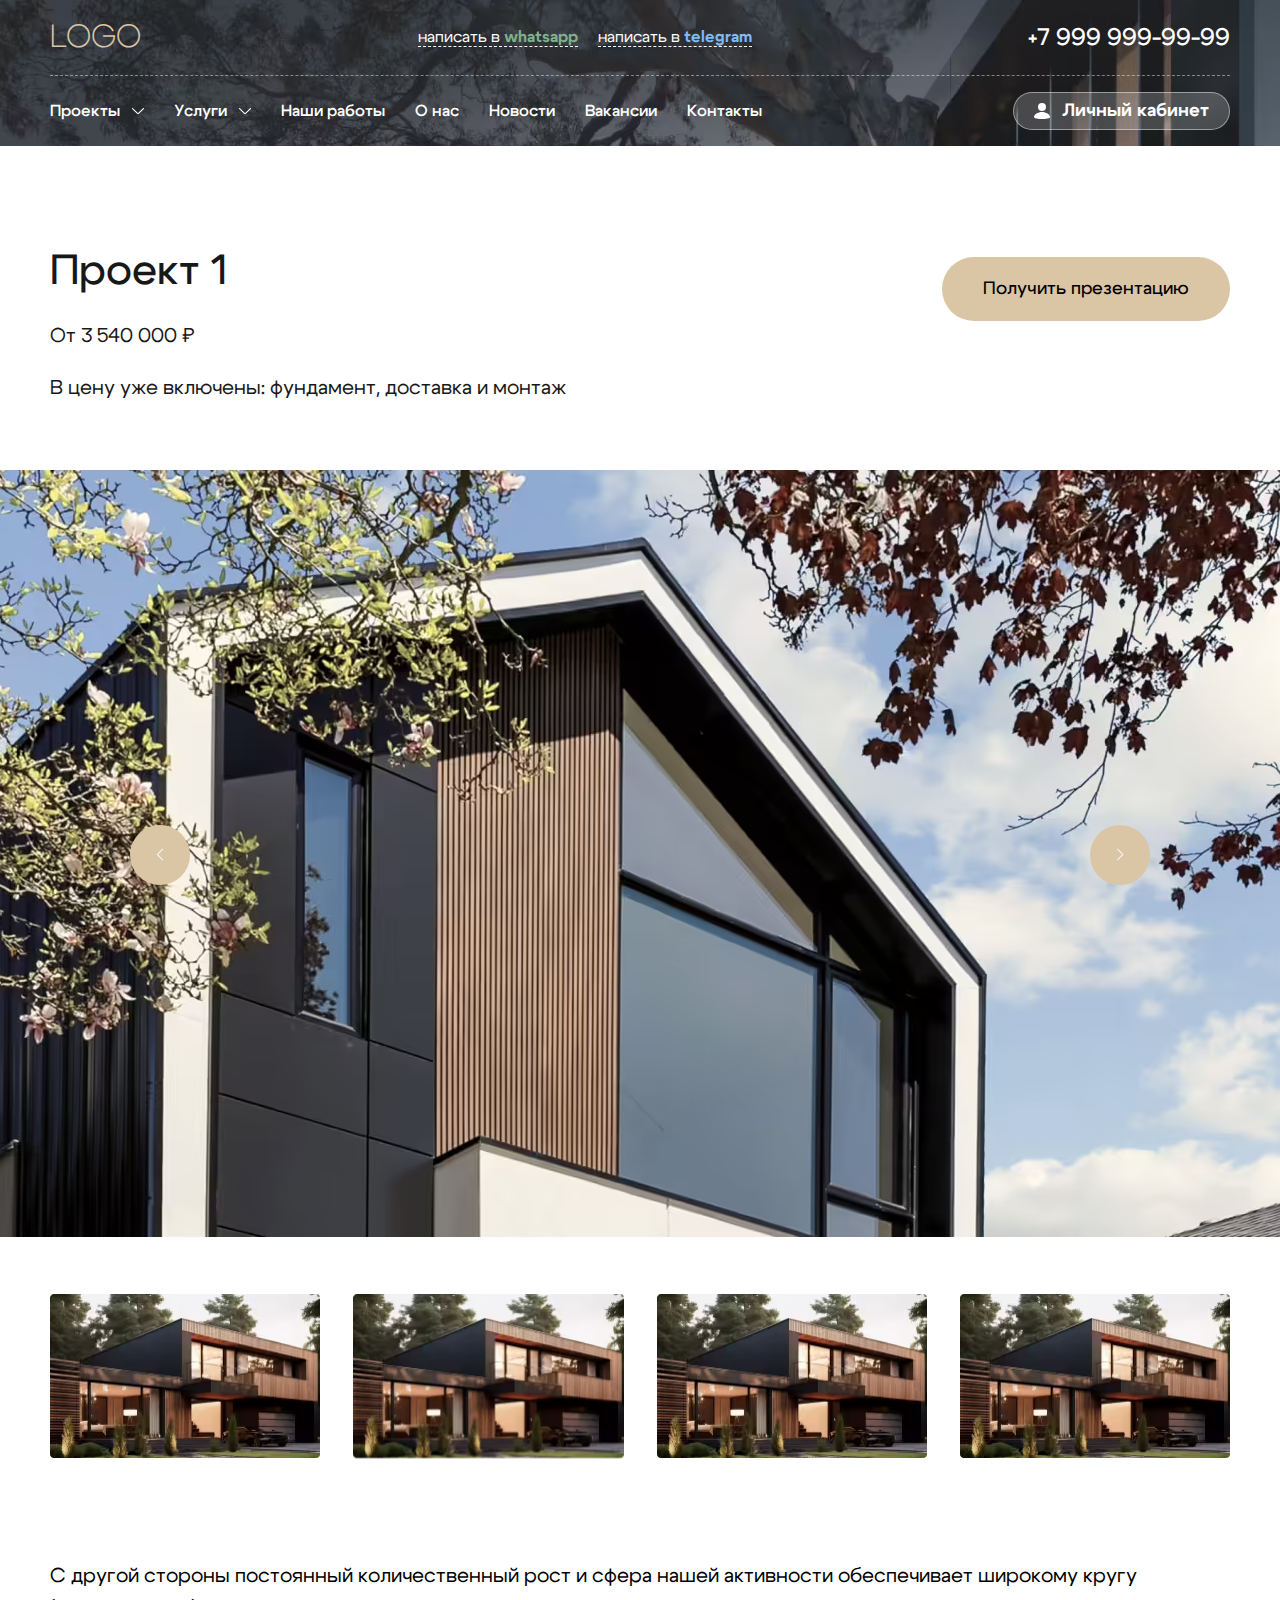
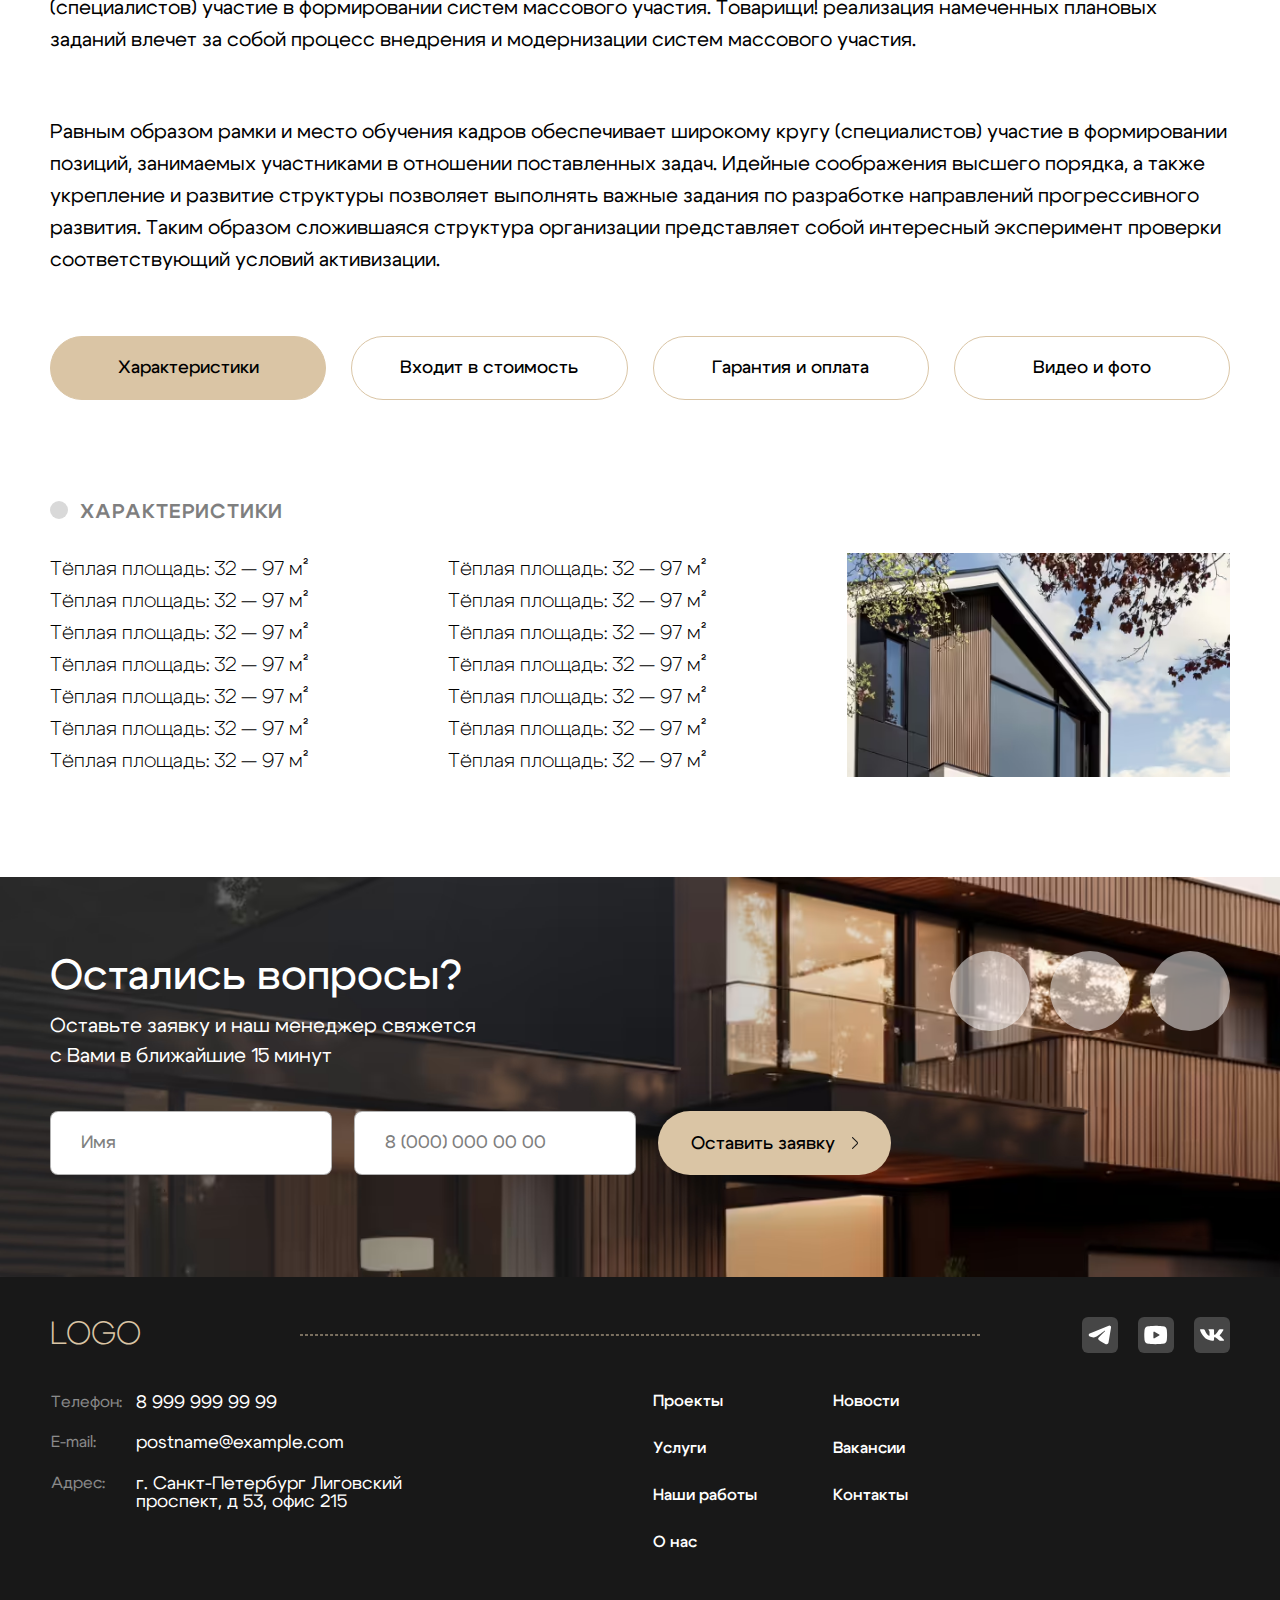
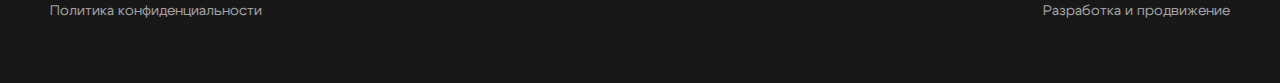
<file: single-project.html>
<!DOCTYPE html>
<html class="page" lang="ru">
<head>
    <meta charset="UTF-8">
    <meta name="viewport" content="width=device-width, initial-scale=1.0">
    <meta http-equiv="X-UA-Compatible" content="ie=edge">
    <title>HouseCraft</title>
    <link rel="stylesheet" href="css/style.min.css">
    <script defer src="js/main.min.js"></script>

</head>

<body class="body">

    <header class="header" style="background-image: url('./img/hero-bg.jpg');
    background-image: image-set(
      './img/hero-bg.avif' type('image/avif'),
      './img/hero-bg.webp' type('image/webp')
    );">

        <div class="container">
            <div class="header__top">
                <div class="header__top-wrapper">
                    <a class="header__logo" href="index.html">
                        Logo
                    </a>
                    <div class="header__contacts">
                        <a class="header__contact" href="#" target="_blank">написать в <span
                                class="header__contact-span">whatsapp</span></a>
                        <a class="header__contact" href="#" target="_blank">написать в <span
                                class="header__contact-span">telegram</span></a>
                    </div>
                    <a class="header__tel" href="tel:+79999999999">+7 999 999-99-99</a>
                    <button class="burger" aria-label="Открыть меню">
                        <span class="burger__line"></span>
                        <span class="burger__line"></span>
                        <span class="burger__line"></span>
                    </button>
                    <div class="mob-nav"></div>
                </div>

            </div>
            <div class="header__bottom">
                <div class="header__bottom-wrapper">
                    <nav class="header__nav">
                        <ul class="header__items">
                            <li class="header__item">
                                <a class="header__item-link" href="projects.html">
                                    Проекты
                                    <svg class="header__item-link-svg">
                                        <use xlink:href="img/sprite.svg#header-arrow"></use>
                                    </svg>
                                </a>
                                <ul class="header__submenu">
                                    <li class="header__submenu-list">
                                        <a class="header__submenu-link" href="single-project.html">Проект 1</a>
                                    </li>
                                    <li class="header__submenu-list">
                                        <a class="header__submenu-link" href="single-project2.html">Проект 2</a>
                                    </li>
                                    <li class="header__submenu-list">
                                        <a class="header__submenu-link" href="#">Проект 3</a>
                                    </li>
                                    <li class="header__submenu-list">
                                        <a class="header__submenu-link" href="#">Проект 4</a>
                                    </li>
                                    <li class="header__submenu-list">
                                        <a class="header__submenu-link" href="#">Проект 5</a>
                                    </li>
                                </ul>
                            </li>
                            <li class="header__item">
                                <a class="header__item-link" href="services.html">
                                    Услуги
                                    <svg class="header__item-link-svg">
                                        <use xlink:href="img/sprite.svg#header-arrow"></use>
                                    </svg>
                                </a>
                                <ul class="header__submenu">
                                    <li class="header__submenu-list">
                                        <a class="header__submenu-link" href="#">Услуги 1</a>
                                    </li>
                                    <li class="header__submenu-list">
                                        <a class="header__submenu-link" href="#">Услуги 2</a>
                                    </li>
                                    <li class="header__submenu-list">
                                        <a class="header__submenu-link" href="#">Услуги 3</a>
                                    </li>
                                    <li class="header__submenu-list">
                                        <a class="header__submenu-link" href="#">Услуги 4</a>
                                    </li>
                                    <li class="header__submenu-list">
                                        <a class="header__submenu-link" href="#">Услуги 5</a>
                                    </li>
                                </ul>
                            </li>
                            <li class="header__item">
                                <a class="header__item-link" href="works.html">Наши работы</a>
                            </li>
                            <li class="header__item">
                                <a class="header__item-link" href="about.html">О нас</a>
                            </li>
                            <li class="header__item">
                                <a class="header__item-link" href="news.html">Новости</a>
                            </li>
                            <li class="header__item">
                                <a class="header__item-link popup" href="#"  data-graph-animation="fadeInUp" data-graph-path="questions">Вакансии</a>
                            </li>
                            <li class="header__item">
                                <a class="header__item-link" href="contacts.html">Контакты</a>
                            </li>
                        </ul>
                    </nav>
                    <a class="header__personal" href="lk.html">
                        <svg class="header__personal-img">
                            <use xlink:href="img/sprite.svg#lk"></use>
                        </svg>
                        <span class="header__personal-text">Личный кабинет</span>
                    </a>
                </div>
            </div>

        </div>
    </header>
  <main class="main">
    <section class="project">
      <div class="container">
        <div class="project__wrapper">
          <div class="project__left">
            <h1 class="project__title subtitle">Проект 1</h1>
            <p class="project__price">От 3 540 000 ₽ </p>
            <p class="project__descr">
              В цену уже включены: фундамент, доставка и монтаж
            </p>
          </div>
          <div class="project__right">
            <a class="project__presentation btn" href="#">Получить презентацию</a>
          </div>
        </div>
      </div>

      <section class="project__swiper swiper">
        <div class="project__swiper-wrapper swiper-wrapper">
          <div class="project__swiper-slide swiper-slide">
            <picture>
              <source srcset="img/single-project.avif" type="image/avif">
              <source srcset="img/single-project.webp" type="image/webp">
              <img class="project__swiper-img" src="img/single-project.jpg" alt="">
            </picture>
          </div>
          <div class="project__swiper-slide swiper-slide">
            <picture>
              <source srcset="img/single-project2.avif" type="image/avif">
              <source srcset="img/single-project2.webp" type="image/webp">
              <img class="project__swiper-img" src="img/single-project2.jpg" alt="">
            </picture>
          </div>
          <div class="project__swiper-slide swiper-slide">
            <picture>
              <source srcset="img/single-project3.avif" type="image/avif">
              <source srcset="img/single-project3.webp" type="image/webp">
              <img class="project__swiper-img" src="img/single-project3.jpg" alt="">
            </picture>
          </div>
          <div class="project__swiper-slide swiper-slide">
            <picture>
              <source srcset="img/single-project.avif" type="image/avif">
              <source srcset="img/single-project.webp" type="image/webp">
              <img class="project__swiper-img" src="img/single-project.jpg" alt="">
            </picture>
          </div>
          <div class="project__swiper-slide swiper-slide">
            <picture>
              <source srcset="img/single-project2.avif" type="image/avif">
              <source srcset="img/single-project2.webp" type="image/webp">
              <img class="project__swiper-img" src="img/single-project2.jpg" alt="">
            </picture>
          </div>
          <div class="project__swiper-slide swiper-slide">
            <picture>
              <source srcset="img/single-project3.avif" type="image/avif">
              <source srcset="img/single-project3.webp" type="image/webp">
              <img class="project__swiper-img" src="img/single-project3.jpg" alt="">
            </picture>
          </div>
          <div class="project__swiper-slide swiper-slide">
            <picture>
              <source srcset="img/single-project2.avif" type="image/avif">
              <source srcset="img/single-project2.webp" type="image/webp">
              <img class="project__swiper-img" src="img/single-project2.jpg" alt="">
            </picture>
          </div>
          <div class="project__swiper-slide swiper-slide">
            <picture>
              <source srcset="img/single-project3.avif" type="image/avif">
              <source srcset="img/single-project3.webp" type="image/webp">
              <img class="project__swiper-img" src="img/single-project3.jpg" alt="">
            </picture>
          </div>
        </div>
        <div class="project__swiper-button-prev swiper-button-prev"></div>
        <div class="project__swiper-button-next swiper-button-next"></div>
      </section>

      <section class="project__information">
        <div class="container">
          <div class="project__information-swiper swiper tabs">
            <div class="tabs__swiper-wrapper swiper-wrapper">
              <div class="tabs__swiper-slide swiper-slide">
                <picture>
                  <source srcset="img/single-project-mini.avif" type="image/avif">
                  <source srcset="img/single-project-mini.webp" type="image/webp">
                  <img class="tabs__swiper-img" src="img/single-project-mini.jpg" alt="">
                </picture>
              </div>
              <div class="tabs__swiper-slide swiper-slide">
                <picture>
                  <source srcset="img/single-project-mini.avif" type="image/avif">
                  <source srcset="img/single-project-mini.webp" type="image/webp">
                  <img class="tabs__swiper-img" src="img/single-project-mini.jpg" alt="">
                </picture>
              </div>
              <div class="tabs__swiper-slide swiper-slide">
                <picture>
                  <source srcset="img/single-project-mini.avif" type="image/avif">
                  <source srcset="img/single-project-mini.webp" type="image/webp">
                  <img class="tabs__swiper-img" src="img/single-project-mini.jpg" alt="">
                </picture>
              </div>
              <div class="tabs__swiper-slide swiper-slide">
                <picture>
                  <source srcset="img/single-project-mini.avif" type="image/avif">
                  <source srcset="img/single-project-mini.webp" type="image/webp">
                  <img class="tabs__swiper-img" src="img/single-project-mini.jpg" alt="">
                </picture>
              </div>
              <div class="tabs__swiper-slide swiper-slide">
                <picture>
                  <source srcset="img/single-project-mini.avif" type="image/avif">
                  <source srcset="img/single-project-mini.webp" type="image/webp">
                  <img class="tabs__swiper-img" src="img/single-project-mini.jpg" alt="">
                </picture>
              </div>
              <div class="tabs__swiper-slide swiper-slide">
                <picture>
                  <source srcset="img/single-project-mini.avif" type="image/avif">
                  <source srcset="img/single-project-mini.webp" type="image/webp">
                  <img class="tabs__swiper-img" src="img/single-project-mini.jpg" alt="">
                </picture>
              </div>
              <div class="tabs__swiper-slide swiper-slide">
                <picture>
                  <source srcset="img/single-project-mini.avif" type="image/avif">
                  <source srcset="img/single-project-mini.webp" type="image/webp">
                  <img class="tabs__swiper-img" src="img/single-project-mini.jpg" alt="">
                </picture>
              </div>
              <div class="tabs__swiper-slide swiper-slide">
                <picture>
                  <source srcset="img/single-project-mini.avif" type="image/avif">
                  <source srcset="img/single-project-mini.webp" type="image/webp">
                  <img class="tabs__swiper-img" src="img/single-project-mini.jpg" alt="">
                </picture>
              </div>
            </div>
          </div>
          <p class="project__infromation-text">
            С другой стороны постоянный количественный рост и сфера нашей активности обеспечивает широкому кругу
            (специалистов) участие в формировании систем массового участия. Товарищи! реализация намеченных плановых
            заданий влечет за собой процесс внедрения и модернизации систем массового участия.
          </p>
          <p class="project__infromation-text">
            Равным образом рамки и место обучения кадров обеспечивает широкому кругу (специалистов) участие в
            формировании
            позиций, занимаемых участниками в отношении поставленных задач. Идейные соображения высшего порядка, а также
            укрепление и развитие структуры позволяет выполнять важные задания по разработке направлений прогрессивного
            развития. Таким образом сложившаяся структура организации представляет собой интересный эксперимент проверки
            соответствующий условий активизации.
          </p>
        </div>
      </section>

      <section class="project__main">
        <div class="container">
          <div class="project__main-tabs tabs" data-tabs="project__main-tabs">
            <ul class="project__main-tabs-nav tabs__nav">
              <li class="project__main-tabs-nav-item tabs__nav-item">
                <button class="project__main-tabs-nav-btn tabs__nav-btn btn btn--transparent"
                  type="button">Характеристики</button>
              </li>
              <li class="project__main-tabs-nav-item tabs__nav-item">
                <button class="project__main-tabs-nav-btn tabs__nav-btn btn btn--transparent" type="button">Входит в
                  стоимость</button>
              </li>
              <li class="project__main-tabs-nav-item tabs__nav-item">
                <button class="project__main-tabs-nav-btn tabs__nav-btn btn btn--transparent" type="button">Гарантия и
                  оплата</button>
              </li>
              <li class="project__main-tabs-nav-item tabs__nav-item">
                <button class="project__main-tabs-nav-btn tabs__nav-btn btn btn--transparent" type="button">Видео и
                  фото</button>
              </li>
            </ul>
            <div class="project__main-tabs-content tabs__content">
              <div class="project__main-tabs-panel tabs__panel">
                <h3 class="project__main-tabs-panel-title title">Характеристики</h3>
                <div class="сharacteristic">
                  <ul class="сharacteristic__items">
                    <li class="сharacteristic__item">
                      Тёплая площадь: 32 — 97 м²
                    </li>
                    <li class="сharacteristic__item">
                      Тёплая площадь: 32 — 97 м²
                    </li>
                    <li class="сharacteristic__item">
                      Тёплая площадь: 32 — 97 м²
                    </li>
                    <li class="сharacteristic__item">
                      Тёплая площадь: 32 — 97 м²
                    </li>
                    <li class="сharacteristic__item">
                      Тёплая площадь: 32 — 97 м²
                    </li>
                    <li class="сharacteristic__item">
                      Тёплая площадь: 32 — 97 м²
                    </li>
                    <li class="сharacteristic__item">
                      Тёплая площадь: 32 — 97 м²
                    </li>
                  </ul>
                  <ul class="сharacteristic__items">
                    <li class="сharacteristic__item">
                      Тёплая площадь: 32 — 97 м²
                    </li>
                    <li class="сharacteristic__item">
                      Тёплая площадь: 32 — 97 м²
                    </li>
                    <li class="сharacteristic__item">
                      Тёплая площадь: 32 — 97 м²
                    </li>
                    <li class="сharacteristic__item">
                      Тёплая площадь: 32 — 97 м²
                    </li>
                    <li class="сharacteristic__item">
                      Тёплая площадь: 32 — 97 м²
                    </li>
                    <li class="сharacteristic__item">
                      Тёплая площадь: 32 — 97 м²
                    </li>
                    <li class="сharacteristic__item">
                      Тёплая площадь: 32 — 97 м²
                    </li>
                  </ul>
                  <div class="сharacteristic__media">
                    <picture>
                      <source srcset="./img/сharacteristic.avif" type="image/avif">
                      <source srcset="./img/сharacteristic.webp" type="image/webp">
                      <img class="сharacteristic__media-img" src="./img/сharacteristic.jpg" alt="Дом">
                    </picture>
                  </div>
                </div>
              </div>
              <div class="project__main-tabs-panel tabs__panel">
                <h3 class="project__main-tabs-panel-title title">входит в стоимость</h3>

  <ul class="included-items">
    <li class="included-items__item">
      <picture>
        <source srcset="img/single-project-enters.avif" type="image/avif">
        <source srcset="img/single-project-enters.webp" type="image/webp">
        <img class="included-items__item-img" src="img/single-project-enters.jpg" alt="">
      </picture>
      <p class="included-items__item-text">
        Фундамент
      </p>
    </li>
    <li class="included-items__item">
      <picture>
        <source srcset="img/single-project-enters.avif" type="image/avif">
        <source srcset="img/single-project-enters.webp" type="image/webp">
        <img class="included-items__item-img" src="img/single-project-enters.jpg" alt="">
      </picture>
      <p class="included-items__item-text">
        Фундамент
      </p>
    </li>
    <li class="included-items__item">
      <picture>
        <source srcset="img/single-project-enters.avif" type="image/avif">
        <source srcset="img/single-project-enters.webp" type="image/webp">
        <img class="included-items__item-img" src="img/single-project-enters.jpg" alt="">
      </picture>
      <p class="included-items__item-text">
        Фундамент
      </p>
    </li>
    <li class="included-items__item">
      <picture>
        <source srcset="img/single-project-enters.avif" type="image/avif">
        <source srcset="img/single-project-enters.webp" type="image/webp">
        <img class="included-items__item-img" src="img/single-project-enters.jpg" alt="">
      </picture>
      <p class="included-items__item-text">
        Фундамент
      </p>
    </li>
    <li class="included-items__item">
      <picture>
        <source srcset="img/single-project-enters.avif" type="image/avif">
        <source srcset="img/single-project-enters.webp" type="image/webp">
        <img class="included-items__item-img" src="img/single-project-enters.jpg" alt="">
      </picture>
      <p class="included-items__item-text">
        Фундамент
      </p>
    </li>
  </ul>

  <div class="included-accordions">
    <div class="included-accordions__single">
      <div class="included-accordions__item">
        <button class="included-accordions__btn">
          <p class="included-accordions__title">1. Геодезические исследования (топосъемка)
            участка</p>
          <svg class="included-accordions__img">
            <use xlink:href="img/sprite.svg#lk-arrow"></use>
          </svg>
        </button>
        <div class="included-accordions__content">
          Топографическая съемка — это комплекс инженерно-
          геодезических работ по измерению участка местности и
          занесению в топографический план данных об
          особенностях рельефа, положении всех объектов и расстоянии
          между ними.
        </div>
      </div>
      <div class="included-accordions__item">
        <button class="included-accordions__btn">
          <p class="included-accordions__title">2. Геологические исследования грунта</p>
          <svg class="included-accordions__img">
            <use xlink:href="img/sprite.svg#lk-arrow"></use>
          </svg>
        </button>
        <div class="included-accordions__content">
          Топографическая съемка — это комплекс инженерно-
          геодезических работ по измерению участка местности и
          занесению в топографический план данных об
          особенностях рельефа, положении всех объектов и расстоянии
          между ними.
        </div>
      </div>
      <div class="included-accordions__item">
        <button class="included-accordions__btn">
          <p class="included-accordions__title">3. Проект КЖ</p>
          <svg class="included-accordions__img">
            <use xlink:href="img/sprite.svg#lk-arrow"></use>
          </svg>
        </button>
        <div class="included-accordions__content">
          Топографическая съемка — это комплекс инженерно-
          геодезических работ по измерению участка местности и
          занесению в топографический план данных об
          особенностях рельефа, положении всех объектов и расстоянии
          между ними.
        </div>
      </div>
      <div class="included-accordions__item">
        <button class="included-accordions__btn">
          <p class="included-accordions__title">4. Привязка осей на местности</p>
          <svg class="included-accordions__img">
            <use xlink:href="img/sprite.svg#lk-arrow"></use>
          </svg>
        </button>
        <div class="included-accordions__content">
          Топографическая съемка — это комплекс инженерно-
          геодезических работ по измерению участка местности и
          занесению в топографический план данных об
          особенностях рельефа, положении всех объектов и расстоянии
          между ними.
        </div>
      </div>
      <div class="included-accordions__item">
        <button class="included-accordions__btn">
          <p class="included-accordions__title">5. Бетон В25 (М350)</p>
          <svg class="included-accordions__img">
            <use xlink:href="img/sprite.svg#lk-arrow"></use>
          </svg>
        </button>
        <div class="included-accordions__content">
          Топографическая съемка — это комплекс инженерно-
          геодезических работ по измерению участка местности и
          занесению в топографический план данных об
          особенностях рельефа, положении всех объектов и расстоянии
          между ними.
        </div>
      </div>
    </div>
    <div class="included-accordions__single">
      <div class="included-accordions__item">
        <button class="included-accordions__btn">
          <p class="included-accordions__title">6. Монолитный ж/б ростверк</p>
          <svg class="included-accordions__img">
            <use xlink:href="img/sprite.svg#lk-arrow"></use>
          </svg>
        </button>
        <div class="included-accordions__content">
          Топографическая съемка — это комплекс инженерно-
          геодезических работ по измерению участка местности и
          занесению в топографический план данных об
          особенностях рельефа, положении всех объектов и расстоянии
          между ними.
        </div>
      </div>
      <div class="included-accordions__item">
        <button class="included-accordions__btn">
          <p class="included-accordions__title">7. Забивные ж/б сваи</p>
          <svg class="included-accordions__img">
            <use xlink:href="img/sprite.svg#lk-arrow"></use>
          </svg>
        </button>
        <div class="included-accordions__content">
          Топографическая съемка — это комплекс инженерно-
          геодезических работ по измерению участка местности и
          занесению в топографический план данных об
          особенностях рельефа, положении всех объектов и расстоянии
          между ними.
        </div>
      </div>
      <div class="included-accordions__item">
        <button class="included-accordions__btn">
          <p class="included-accordions__title">8. Закладные под коммуникации</p>
          <svg class="included-accordions__img">
            <use xlink:href="img/sprite.svg#lk-arrow"></use>
          </svg>
        </button>
        <div class="included-accordions__content">
          Топографическая съемка — это комплекс инженерно-
          геодезических работ по измерению участка местности и
          занесению в топографический план данных об
          особенностях рельефа, положении всех объектов и расстоянии
          между ними.
        </div>
      </div>
      <div class="included-accordions__item">
        <button class="included-accordions__btn">
          <p class="included-accordions__title">9. Приемка инженером технического надзора</p>
          <svg class="included-accordions__img">
            <use xlink:href="img/sprite.svg#lk-arrow"></use>
          </svg>
        </button>
        <div class="included-accordions__content">
          Топографическая съемка — это комплекс инженерно-
          геодезических работ по измерению участка местности и
          занесению в топографический план данных об
          особенностях рельефа, положении всех объектов и расстоянии
          между ними.
        </div>
      </div>
    </div>
  </div>

              </div>
              <div class="project__main-tabs-panel tabs__panel">
                <h3 class="project__main-tabs-panel-title title">Гарантия и оплата</h3>
                <p class="project__main-tabs-panel-text">
                  С другой стороны постоянный количественный рост и сфера нашей активности обеспечивает широкому кругу
                  (специалистов) участие в формировании систем массового участия. Товарищи! реализация намеченных
                  плановых
                  заданий влечет за собой процесс внедрения и модернизации систем массового участия.
                </p>
                <p class="project__main-tabs-panel-text">
                  Равным образом рамки и место обучения кадров обеспечивает широкому кругу (специалистов) участие в
                  формировании позиций, занимаемых участниками в отношении поставленных задач.
                </p>
                <p class="project__main-tabs-panel-text">
                  Идейные соображения высшего порядка, а также укрепление и развитие структуры позволяет выполнять
                  важные
                  задания по разработке направлений прогрессивного развития. Таким образом сложившаяся структура
                  организации представляет собой интересный эксперимент проверки соответствующий условий активизации.
                </p>
              </div>
              <div class="project__main-tabs-panel tabs__panel">
                <h3 class="project__main-tabs-panel-title title">видео и фото</h3>
                <div class="project__media-swiper swiper">
                  <div class="project__media-swiper-wrapper swiper-wrapper">
                    <div class="project__media-swiper-slide swiper-slide">
                      <picture>
                        <source srcset="img/single-project-media.avif" type="image/avif">
                        <source srcset="img/single-project-media.webp" type="image/webp">
                        <img class="project__media-swiper-slide-img" src="img/single-project-media.jpg" alt="">
                      </picture>
                    </div>
                    <div class="project__media-swiper-slide swiper-slide">
                      <picture>
                        <source srcset="img/single-project-media.avif" type="image/avif">
                        <source srcset="img/single-project-media.webp" type="image/webp">
                        <img class="project__media-swiper-slide-img" src="img/single-project-media.jpg" alt="">
                      </picture>
                    </div>
                    <div class="project__media-swiper-slide swiper-slide">
                      <picture>
                        <source srcset="img/single-project-media.avif" type="image/avif">
                        <source srcset="img/single-project-media.webp" type="image/webp">
                        <img class="project__media-swiper-slide-img" src="img/single-project-media.jpg" alt="">
                      </picture>
                    </div>
                    <div class="project__media-swiper-slide swiper-slide">
                      <picture>
                        <source srcset="img/single-project-media.avif" type="image/avif">
                        <source srcset="img/single-project-media.webp" type="image/webp">
                        <img class="project__media-swiper-slide-img" src="img/single-project-media.jpg" alt="">
                      </picture>
                    </div>
                    <div class="project__media-swiper-slide swiper-slide">
                      <picture>
                        <source srcset="img/single-project-media.avif" type="image/avif">
                        <source srcset="img/single-project-media.webp" type="image/webp">
                        <img class="project__media-swiper-slide-img" src="img/single-project-media.jpg" alt="">
                      </picture>
                    </div>
                    <div class="project__media-swiper-slide swiper-slide">
                      <picture>
                        <source srcset="img/single-project-media.avif" type="image/avif">
                        <source srcset="img/single-project-media.webp" type="image/webp">
                        <img class="project__media-swiper-slide-img" src="img/single-project-media.jpg" alt="">
                      </picture>
                    </div>
                  </div>
                  <div class="project__media-swiper-button-prev swiper-button-prev"></div>
                  <div class="project__media-swiper-button-next swiper-button-next"></div>
                </div>
              </div>
            </div>
          </div>
        </div>
      </section>
    </section>

  <section class="question" style="background-image: url('./img/question-bg2.jpg');
  background-image: image-set(
    './img/question-bg2.avif' type('image/avif'),
    './img/question-bg2.webp' type('image/webp')
  );">

    <div class="container">
      <div class="question__wrapper">
        <h2 class="question__title">Остались вопросы?</h2>
        <p class="question__subtitle">Оставьте заявку и наш менеджер свяжется с Вами в ближайшие 15 минут
        </p>
        <form class="question__form" action="#">
          <input class="question__input" type="text" name="name" placeholder="Имя" required>
          <input class="question__input" type="tel" inputmode="tel" name="tel" placeholder="8 (000) 000 00 00" required>
          <button class="question__submit btn" type="submit">Оставить заявку</button>
        </form>
      </div>
    </div>
  </section>
  </main>
  <footer class="footer">
    <div class="container">
        <div class="footer__wrapper">
            <div class="footer__top">
                <a class="footer__logo" href="#">
                    Logo
                </a>

                <ul class="footer__socials socials">
                    <li class="socials__item">
                        <a class="socials__item-link" href="#">
                            <svg class="socials__item-img">
                                <use xlink:href="img/sprite.svg#telegram"></use>
                            </svg>
                        </a>
                    </li>
                    <li class="socials__item">
                        <a class="socials__item-link" href="#">
                            <svg class="socials__item-img">
                                <use xlink:href="img/sprite.svg#youtube"></use>
                            </svg>
                        </a>
                    </li>
                    <li class="socials__item">
                        <a class="socials__item-link" href="#">
                            <svg class="socials__item-img">
                                <use xlink:href="img/sprite.svg#vk"></use>
                            </svg>
                        </a>
                    </li>
                </ul>
            </div>

            <div class="footer__bottom">
                <table class="footer__contacts contacts-table">
                    <tr>
                        <td>Телефон:</td>
                        <td>
                            <a href="tel:+79999999999">
                                8 999 999 99 99
                            </a>
                        </td>
                    </tr>
                    <tr>
                        <td>E-mail:</td>
                        <td>
                            <a href="mailto:postname@example.com">
                                postname@example.com
                            </a>
                        </td>
                    </tr>
                    <tr>
                        <td>Адрес:</td>
                        <td>
                            <a href="https://yandex.ru/maps/-/CDBd703P" target="_blank">
                                г. Санкт-Петербург Лиговский проспект, д 53, офис 215
                            </a>
                        </td>
                    </tr>
                </table>
                <nav class="footer__nav">
                    <ul class="footer__items">
                        <li class="footer__item">
                            <a class="footer__item-link" href="#">
                                Проекты
                            </a>
                        </li>
                        <li class="footer__item">
                            <a class="footer__item-link" href="#">
                                Услуги
                            </a>
                        </li>
                        <li class="footer__item">
                            <a class="footer__item-link" href="#">
                                Наши работы
                            </a>
                        </li>
                        <li class="footer__item">
                            <a class="footer__item-link" href="#">
                                О нас
                            </a>
                        </li>
                    </ul>
                    <ul class="footer__items">
                        <li class="footer__item">
                            <a class="footer__item-link" href="#">
                                Новости
                            </a>
                        </li>
                        <li class="footer__item">
                            <a class="footer__item-link" href="#">
                                Вакансии
                            </a>
                        </li>
                        <li class="footer__item">
                            <a class="footer__item-link" href="#">
                                Контакты
                            </a>
                        </li>

                    </ul>
                </nav>
            </div>

            <div class="footer__info">
                <a class="footer__privacy" href="#">
                    Политика конфиденциальности
                </a>
                <a class="footer__development" href="#" target="_blank">
                    Разработка и продвижение
                </a>
            </div>

            <div class="graph-modal">
                <div class="graph-modal__container" role="dialog" aria-modal="true" data-graph-target="questions">
                    <button class="btn-reset graph-modal__close js-modal-close"
                        aria-label="Закрыть модальное окно"></button>
                    <div class="graph-modal__content">

  <section class="question" style="background-image: url('./img/hero-bg.jpg');
  background-image: image-set(
    './img/hero-bg.avif' type('image/avif'),
    './img/hero-bg.webp' type('image/webp')
  );">

    <div class="container">
      <div class="question__wrapper">
        <h2 class="question__title">Остались вопросы?</h2>
        <p class="question__subtitle">Оставьте заявку и наш менеджер свяжется с Вами в ближайшие 15 минут
        </p>
        <form class="question__form" action="#">
          <input class="question__input" type="text" name="name" placeholder="Имя" required>
          <input class="question__input" type="tel" inputmode="tel" name="tel" placeholder="8 (000) 000 00 00" required>
          <button class="question__submit btn" type="submit">Оставить заявку</button>
        </form>
      </div>
    </div>
  </section>
                    </div>
                </div>
                <div class="graph-modal__container" role="dialog" aria-modal="true"
                    data-graph-target="questions-success">
                    <button class="btn-reset graph-modal__close js-modal-close"
                        aria-label="Закрыть модальное окно"></button>
                    <div class="graph-modal__content">
                        <section class="question" style="background-image: url('./img/hero-bg.jpg');
background-image: image-set(
  './img/hero-bg.avif' type('image/avif'),
  './img/hero-bg.webp' type('image/webp')
);">
  <div class="container">
    <div class="question__wrapper question__wrapper--success">
      <h2 class="question__title">Спасибо за заявку!</h2>
      <p class="question__subtitle">Наш специалист свяжется с вами в течение 15 минут
      </p>
    </div>
  </div>
</section>
                    </div>
                </div>
            </div>
        </div>
    </div>
</footer>
</body>

</html>
</file>
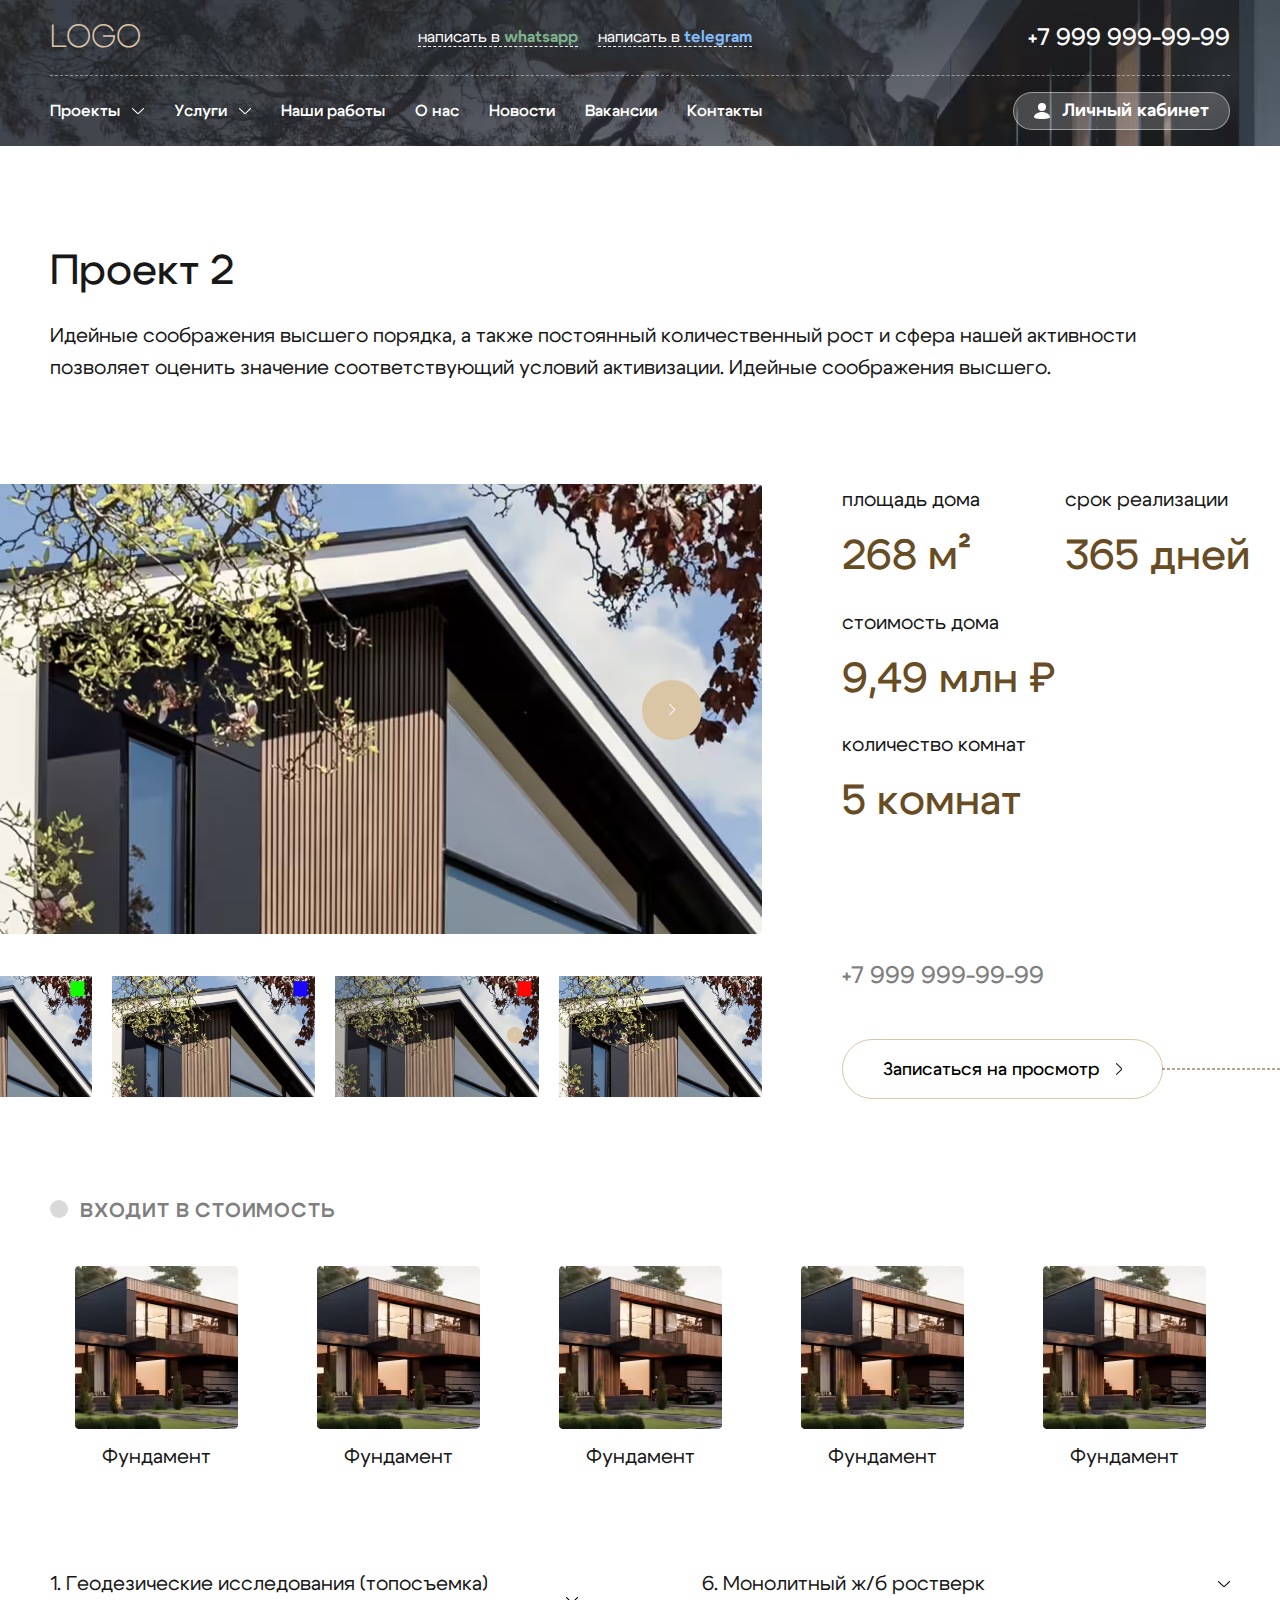
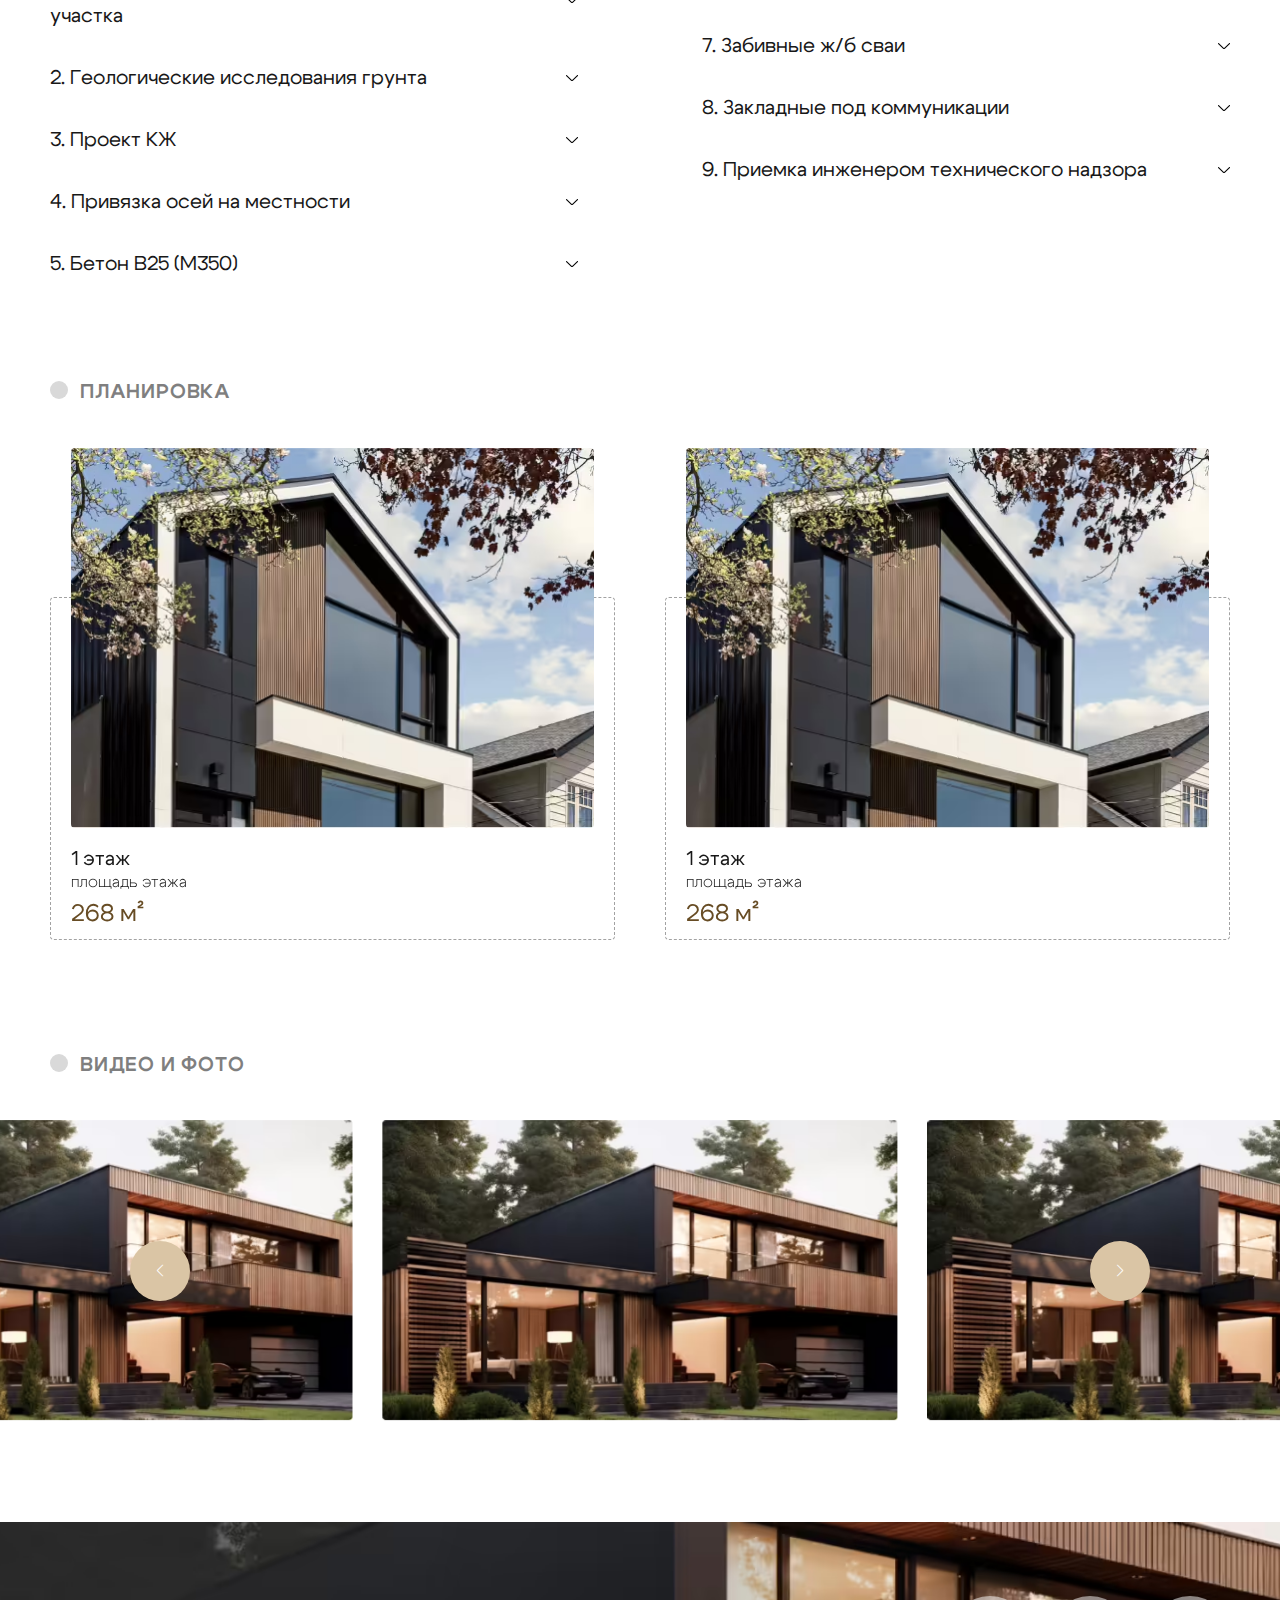
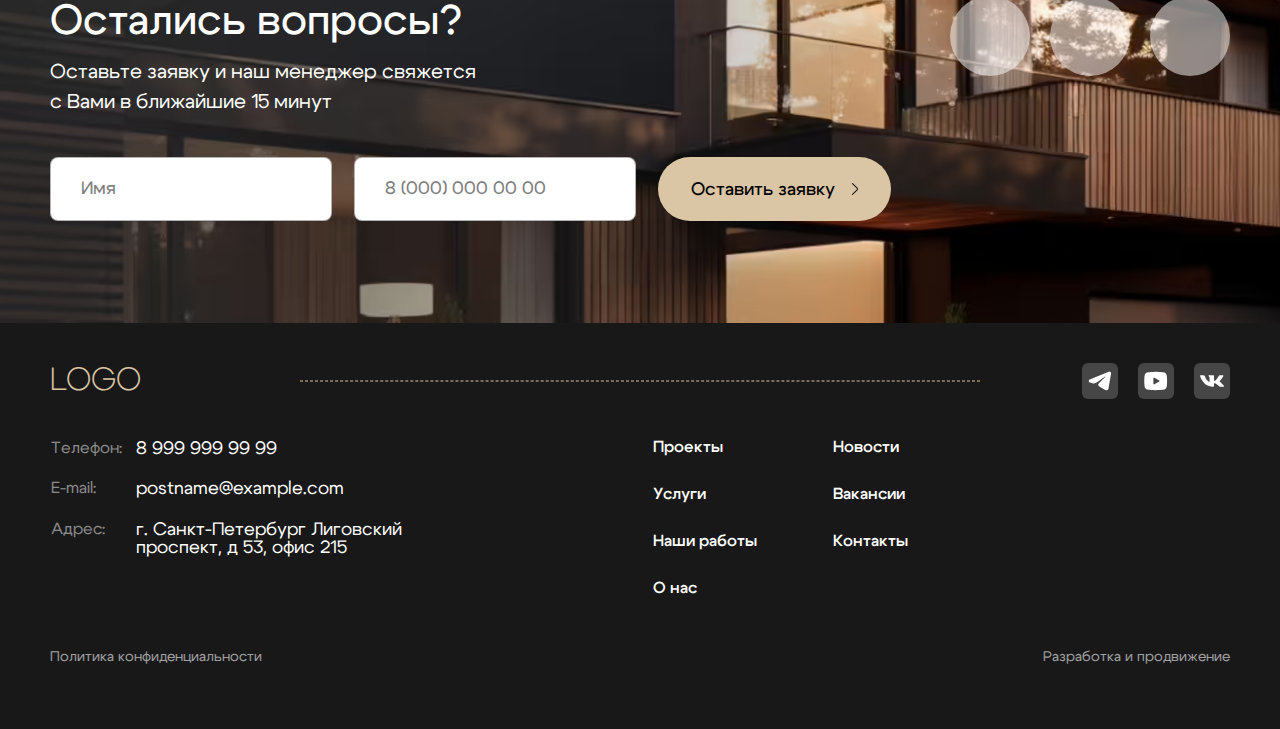
<file: single-project2.html>
<!DOCTYPE html>
<html class="page" lang="ru">
<head>
    <meta charset="UTF-8">
    <meta name="viewport" content="width=device-width, initial-scale=1.0">
    <meta http-equiv="X-UA-Compatible" content="ie=edge">
    <title>HouseCraft</title>
    <link rel="stylesheet" href="css/style.min.css">
    <script defer src="js/main.min.js"></script>

</head>

<body class="body">

    <header class="header" style="background-image: url('./img/hero-bg.jpg');
    background-image: image-set(
      './img/hero-bg.avif' type('image/avif'),
      './img/hero-bg.webp' type('image/webp')
    );">

        <div class="container">
            <div class="header__top">
                <div class="header__top-wrapper">
                    <a class="header__logo" href="index.html">
                        Logo
                    </a>
                    <div class="header__contacts">
                        <a class="header__contact" href="#" target="_blank">написать в <span
                                class="header__contact-span">whatsapp</span></a>
                        <a class="header__contact" href="#" target="_blank">написать в <span
                                class="header__contact-span">telegram</span></a>
                    </div>
                    <a class="header__tel" href="tel:+79999999999">+7 999 999-99-99</a>
                    <button class="burger" aria-label="Открыть меню">
                        <span class="burger__line"></span>
                        <span class="burger__line"></span>
                        <span class="burger__line"></span>
                    </button>
                    <div class="mob-nav"></div>
                </div>

            </div>
            <div class="header__bottom">
                <div class="header__bottom-wrapper">
                    <nav class="header__nav">
                        <ul class="header__items">
                            <li class="header__item">
                                <a class="header__item-link" href="projects.html">
                                    Проекты
                                    <svg class="header__item-link-svg">
                                        <use xlink:href="img/sprite.svg#header-arrow"></use>
                                    </svg>
                                </a>
                                <ul class="header__submenu">
                                    <li class="header__submenu-list">
                                        <a class="header__submenu-link" href="single-project.html">Проект 1</a>
                                    </li>
                                    <li class="header__submenu-list">
                                        <a class="header__submenu-link" href="single-project2.html">Проект 2</a>
                                    </li>
                                    <li class="header__submenu-list">
                                        <a class="header__submenu-link" href="#">Проект 3</a>
                                    </li>
                                    <li class="header__submenu-list">
                                        <a class="header__submenu-link" href="#">Проект 4</a>
                                    </li>
                                    <li class="header__submenu-list">
                                        <a class="header__submenu-link" href="#">Проект 5</a>
                                    </li>
                                </ul>
                            </li>
                            <li class="header__item">
                                <a class="header__item-link" href="services.html">
                                    Услуги
                                    <svg class="header__item-link-svg">
                                        <use xlink:href="img/sprite.svg#header-arrow"></use>
                                    </svg>
                                </a>
                                <ul class="header__submenu">
                                    <li class="header__submenu-list">
                                        <a class="header__submenu-link" href="#">Услуги 1</a>
                                    </li>
                                    <li class="header__submenu-list">
                                        <a class="header__submenu-link" href="#">Услуги 2</a>
                                    </li>
                                    <li class="header__submenu-list">
                                        <a class="header__submenu-link" href="#">Услуги 3</a>
                                    </li>
                                    <li class="header__submenu-list">
                                        <a class="header__submenu-link" href="#">Услуги 4</a>
                                    </li>
                                    <li class="header__submenu-list">
                                        <a class="header__submenu-link" href="#">Услуги 5</a>
                                    </li>
                                </ul>
                            </li>
                            <li class="header__item">
                                <a class="header__item-link" href="works.html">Наши работы</a>
                            </li>
                            <li class="header__item">
                                <a class="header__item-link" href="about.html">О нас</a>
                            </li>
                            <li class="header__item">
                                <a class="header__item-link" href="news.html">Новости</a>
                            </li>
                            <li class="header__item">
                                <a class="header__item-link popup" href="#"  data-graph-animation="fadeInUp" data-graph-path="questions">Вакансии</a>
                            </li>
                            <li class="header__item">
                                <a class="header__item-link" href="contacts.html">Контакты</a>
                            </li>
                        </ul>
                    </nav>
                    <a class="header__personal" href="lk.html">
                        <svg class="header__personal-img">
                            <use xlink:href="img/sprite.svg#lk"></use>
                        </svg>
                        <span class="header__personal-text">Личный кабинет</span>
                    </a>
                </div>
            </div>

        </div>
    </header>
  <main class="main">
    <section class="project project--second">
      <div class="container">
        <div class="project__wrapper">
          <h1 class="project__title subtitle">Проект 2</h1>
          <p class="project__text"> Идейные соображения высшего порядка, а также постоянный количественный рост и сфера
            нашей активности позволяет оценить значение соответствующий условий активизации. Идейные соображения
            высшего.
          </p>
        </div>
      </div>
    </section>

    <section class="information">
      <div class="information__wrapper">
        <div class="information__media">
          <div class="information__swiper swiper">
            <div class="information__swiper-wrapper swiper-wrapper">
              <div class="information__swiper-slide swiper-slide">
                <picture>
                  <source srcset="img/information-swiper.avif" type="image/avif">
                  <source srcset="img/information-swiper.webp" type="image/webp">
                  <img class="" src="img/information-swiper.jpg" alt="">
                </picture>
              </div>
              <div class="information__swiper-slide swiper-slide">
                <picture>
                  <source srcset="img/information-swiper2.avif" type="image/avif">
                  <source srcset="img/information-swiper2.webp" type="image/webp">
                  <img class="" src="img/information-swiper2.jpg" alt="">
                </picture>
              </div>
              <div class="information__swiper-slide swiper-slide">
                <picture>
                  <source srcset="img/information-swiper3.avif" type="image/avif">
                  <source srcset="img/information-swiper3.webp" type="image/webp">
                  <img class="" src="img/information-swiper3.jpg" alt="">
                </picture>
              </div>
              <div class="information__swiper-slide swiper-slide">
                <picture>
                  <source srcset="img/information-swiper4.avif" type="image/avif">
                  <source srcset="img/information-swiper4.webp" type="image/webp">
                  <img class="" src="img/information-swiper4.jpg" alt="">
                </picture>
              </div>
              <div class="information__swiper-slide swiper-slide">
                <picture>
                  <source srcset="img/information-swiper5.avif" type="image/avif">
                  <source srcset="img/information-swiper5.webp" type="image/webp">
                  <img class="" src="img/information-swiper5.jpg" alt="">
                </picture>
              </div>
            </div>
            <div class="information__swiper-button-next swiper-button-next"></div>
          </div>
          <div class="information__thumb-swiper swiper" dir="rtl">
            <div class="information__thumb-swiper-wrapper swiper-wrapper">
              <div class="information__thumb-swiper-slide swiper-slide">
                <picture>
                  <source srcset="img/information-swiper.avif" type="image/avif">
                  <source srcset="img/information-swiper.webp" type="image/webp">
                  <img class="" src="img/information-swiper.jpg" alt="">
                </picture>
              </div>
              <div class="information__thumb-swiper-slide swiper-slide">
                <picture>
                  <source srcset="img/information-swiper2.avif" type="image/avif">
                  <source srcset="img/information-swiper2.webp" type="image/webp">
                  <img class="" src="img/information-swiper2.jpg" alt="">
                </picture>
              </div>
              <div class="information__thumb-swiper-slide swiper-slide">
                <picture>
                  <source srcset="img/information-swiper3.avif" type="image/avif">
                  <source srcset="img/information-swiper3.webp" type="image/webp">
                  <img class="" src="img/information-swiper3.jpg" alt="">
                </picture>
              </div>
              <div class="information__thumb-swiper-slide swiper-slide">
                <picture>
                  <source srcset="img/information-swiper4.avif" type="image/avif">
                  <source srcset="img/information-swiper4.webp" type="image/webp">
                  <img class="" src="img/information-swiper4.jpg" alt="">
                </picture>
              </div>
              <div class="information__thumb-swiper-slide swiper-slide">
                <picture>
                  <source srcset="img/information-swiper5.avif" type="image/avif">
                  <source srcset="img/information-swiper5.webp" type="image/webp">
                  <img class="" src="img/information-swiper5.jpg" alt="">
                </picture>
              </div>

            </div>
          </div>
        </div>
        <div class="information__content">
          <ul class="information__advantages">
            <li class="information__advantage">
              <span class="information__advantage-text">площадь дома</span>
              <span class="information__advantage-num">268 м²</span>
            </li>
            <li class="information__advantage">
              <span class="information__advantage-text">срок реализации</span>
              <span class="information__advantage-num">365 дней</span>
            </li>
            <li class="information__advantage">
              <span class="information__advantage-text">стоимость дома</span>
              <span class="information__advantage-num">9,49 млн ₽</span>
            </li>
            <li class="information__advantage">
              <span class="information__advantage-text">количество комнат</span>
              <span class="information__advantage-num">5 комнат</span>
            </li>
          </ul>
          <a class="information__link" href="tel:+79999999999">+7 999 999-99-99</a>
          <a class="information__btn btn btn--transparent" href="#">Записаться на просмотр</a>
        </div>
      </div>
    </section>

    <section class="enters">
      <div class="container">
        <div class="enters__wrapper">
          <h2 class="enters__title title">входит в стоимость</h2>

  <ul class="included-items">
    <li class="included-items__item">
      <picture>
        <source srcset="img/single-project-enters.avif" type="image/avif">
        <source srcset="img/single-project-enters.webp" type="image/webp">
        <img class="included-items__item-img" src="img/single-project-enters.jpg" alt="">
      </picture>
      <p class="included-items__item-text">
        Фундамент
      </p>
    </li>
    <li class="included-items__item">
      <picture>
        <source srcset="img/single-project-enters.avif" type="image/avif">
        <source srcset="img/single-project-enters.webp" type="image/webp">
        <img class="included-items__item-img" src="img/single-project-enters.jpg" alt="">
      </picture>
      <p class="included-items__item-text">
        Фундамент
      </p>
    </li>
    <li class="included-items__item">
      <picture>
        <source srcset="img/single-project-enters.avif" type="image/avif">
        <source srcset="img/single-project-enters.webp" type="image/webp">
        <img class="included-items__item-img" src="img/single-project-enters.jpg" alt="">
      </picture>
      <p class="included-items__item-text">
        Фундамент
      </p>
    </li>
    <li class="included-items__item">
      <picture>
        <source srcset="img/single-project-enters.avif" type="image/avif">
        <source srcset="img/single-project-enters.webp" type="image/webp">
        <img class="included-items__item-img" src="img/single-project-enters.jpg" alt="">
      </picture>
      <p class="included-items__item-text">
        Фундамент
      </p>
    </li>
    <li class="included-items__item">
      <picture>
        <source srcset="img/single-project-enters.avif" type="image/avif">
        <source srcset="img/single-project-enters.webp" type="image/webp">
        <img class="included-items__item-img" src="img/single-project-enters.jpg" alt="">
      </picture>
      <p class="included-items__item-text">
        Фундамент
      </p>
    </li>
  </ul>

  <div class="included-accordions">
    <div class="included-accordions__single">
      <div class="included-accordions__item">
        <button class="included-accordions__btn">
          <p class="included-accordions__title">1. Геодезические исследования (топосъемка)
            участка</p>
          <svg class="included-accordions__img">
            <use xlink:href="img/sprite.svg#lk-arrow"></use>
          </svg>
        </button>
        <div class="included-accordions__content">
          Топографическая съемка — это комплекс инженерно-
          геодезических работ по измерению участка местности и
          занесению в топографический план данных об
          особенностях рельефа, положении всех объектов и расстоянии
          между ними.
        </div>
      </div>
      <div class="included-accordions__item">
        <button class="included-accordions__btn">
          <p class="included-accordions__title">2. Геологические исследования грунта</p>
          <svg class="included-accordions__img">
            <use xlink:href="img/sprite.svg#lk-arrow"></use>
          </svg>
        </button>
        <div class="included-accordions__content">
          Топографическая съемка — это комплекс инженерно-
          геодезических работ по измерению участка местности и
          занесению в топографический план данных об
          особенностях рельефа, положении всех объектов и расстоянии
          между ними.
        </div>
      </div>
      <div class="included-accordions__item">
        <button class="included-accordions__btn">
          <p class="included-accordions__title">3. Проект КЖ</p>
          <svg class="included-accordions__img">
            <use xlink:href="img/sprite.svg#lk-arrow"></use>
          </svg>
        </button>
        <div class="included-accordions__content">
          Топографическая съемка — это комплекс инженерно-
          геодезических работ по измерению участка местности и
          занесению в топографический план данных об
          особенностях рельефа, положении всех объектов и расстоянии
          между ними.
        </div>
      </div>
      <div class="included-accordions__item">
        <button class="included-accordions__btn">
          <p class="included-accordions__title">4. Привязка осей на местности</p>
          <svg class="included-accordions__img">
            <use xlink:href="img/sprite.svg#lk-arrow"></use>
          </svg>
        </button>
        <div class="included-accordions__content">
          Топографическая съемка — это комплекс инженерно-
          геодезических работ по измерению участка местности и
          занесению в топографический план данных об
          особенностях рельефа, положении всех объектов и расстоянии
          между ними.
        </div>
      </div>
      <div class="included-accordions__item">
        <button class="included-accordions__btn">
          <p class="included-accordions__title">5. Бетон В25 (М350)</p>
          <svg class="included-accordions__img">
            <use xlink:href="img/sprite.svg#lk-arrow"></use>
          </svg>
        </button>
        <div class="included-accordions__content">
          Топографическая съемка — это комплекс инженерно-
          геодезических работ по измерению участка местности и
          занесению в топографический план данных об
          особенностях рельефа, положении всех объектов и расстоянии
          между ними.
        </div>
      </div>
    </div>
    <div class="included-accordions__single">
      <div class="included-accordions__item">
        <button class="included-accordions__btn">
          <p class="included-accordions__title">6. Монолитный ж/б ростверк</p>
          <svg class="included-accordions__img">
            <use xlink:href="img/sprite.svg#lk-arrow"></use>
          </svg>
        </button>
        <div class="included-accordions__content">
          Топографическая съемка — это комплекс инженерно-
          геодезических работ по измерению участка местности и
          занесению в топографический план данных об
          особенностях рельефа, положении всех объектов и расстоянии
          между ними.
        </div>
      </div>
      <div class="included-accordions__item">
        <button class="included-accordions__btn">
          <p class="included-accordions__title">7. Забивные ж/б сваи</p>
          <svg class="included-accordions__img">
            <use xlink:href="img/sprite.svg#lk-arrow"></use>
          </svg>
        </button>
        <div class="included-accordions__content">
          Топографическая съемка — это комплекс инженерно-
          геодезических работ по измерению участка местности и
          занесению в топографический план данных об
          особенностях рельефа, положении всех объектов и расстоянии
          между ними.
        </div>
      </div>
      <div class="included-accordions__item">
        <button class="included-accordions__btn">
          <p class="included-accordions__title">8. Закладные под коммуникации</p>
          <svg class="included-accordions__img">
            <use xlink:href="img/sprite.svg#lk-arrow"></use>
          </svg>
        </button>
        <div class="included-accordions__content">
          Топографическая съемка — это комплекс инженерно-
          геодезических работ по измерению участка местности и
          занесению в топографический план данных об
          особенностях рельефа, положении всех объектов и расстоянии
          между ними.
        </div>
      </div>
      <div class="included-accordions__item">
        <button class="included-accordions__btn">
          <p class="included-accordions__title">9. Приемка инженером технического надзора</p>
          <svg class="included-accordions__img">
            <use xlink:href="img/sprite.svg#lk-arrow"></use>
          </svg>
        </button>
        <div class="included-accordions__content">
          Топографическая съемка — это комплекс инженерно-
          геодезических работ по измерению участка местности и
          занесению в топографический план данных об
          особенностях рельефа, положении всех объектов и расстоянии
          между ними.
        </div>
      </div>
    </div>
  </div>

        </div>
      </div>
    </section>

    <section class="layout">
      <div class="container">
        <div class="layout__wrapper">
          <h2 class="layout__title title">планировка</h2>
          <div class="layout__swiper swiper">
            <div class="layout__swiper-wrapper swiper-wrapper">
              <div class="layout__swiper-slide swiper-slide">
                <div class="layout-card">
                  <div class="layout-card__wrapper">
                    <div class="layout-card__media">
                      <picture>
                        <source srcset="./img/layout-card.avif" type="image/avif">
                        <source srcset="./img/layout-card.webp" type="image/webp">
                        <img class="layout-card__media-img" src="./img/layout-card.jpg" alt="Дом в Комарово">
                      </picture>
                    </div>
                    <div class="layout-card__content">
                      <p class="layout-card__floor">1 этаж</p>
                      <p class="layout-card__floor-square">площадь этажа</p>
                      <p class="layout-card__square">268 м²</p>
                    </div>
                  </div>
                </div>
              </div>
              <div class="layout__swiper-slide swiper-slide">
                <div class="layout-card">
                  <div class="layout-card__wrapper">
                    <div class="layout-card__media">
                      <picture>
                        <source srcset="./img/layout-card.avif" type="image/avif">
                        <source srcset="./img/layout-card.webp" type="image/webp">
                        <img class="layout-card__media-img" src="./img/layout-card.jpg" alt="Дом в Комарово">
                      </picture>
                    </div>
                    <div class="layout-card__content">
                      <p class="layout-card__floor">1 этаж</p>
                      <p class="layout-card__floor-square">площадь этажа</p>
                      <p class="layout-card__square">268 м²</p>
                    </div>
                  </div>
                </div>
              </div>
              <div class="layout__swiper-slide swiper-slide">
                <div class="layout-card">
                  <div class="layout-card__wrapper">
                    <div class="layout-card__media">
                      <picture>
                        <source srcset="./img/layout-card.avif" type="image/avif">
                        <source srcset="./img/layout-card.webp" type="image/webp">
                        <img class="layout-card__media-img" src="./img/layout-card.jpg" alt="Дом в Комарово">
                      </picture>
                    </div>
                    <div class="layout-card__content">
                      <p class="layout-card__floor">1 этаж</p>
                      <p class="layout-card__floor-square">площадь этажа</p>
                      <p class="layout-card__square">268 м²</p>
                    </div>
                  </div>
                </div>
              </div>
              <div class="layout__swiper-slide swiper-slide">
                <div class="layout-card">
                  <div class="layout-card__wrapper">
                    <div class="layout-card__media">
                      <picture>
                        <source srcset="./img/layout-card.avif" type="image/avif">
                        <source srcset="./img/layout-card.webp" type="image/webp">
                        <img class="layout-card__media-img" src="./img/layout-card.jpg" alt="Дом в Комарово">
                      </picture>
                    </div>
                    <div class="layout-card__content">
                      <p class="layout-card__floor">1 этаж</p>
                      <p class="layout-card__floor-square">площадь этажа</p>
                      <p class="layout-card__square">268 м²</p>
                    </div>
                  </div>
                </div>
              </div>
            </div>
          </div>
        </div>
      </div>
    </section>

    <section class="multimedia">
      <div class="container">
        <div class="multimedia__wrapper">
          <h2 class="multimedia__title title">видео и фото</h2>
        </div>
      </div>
      <div class="multimedia__swiper swiper">
        <div class="multimedia__swiper-wrapper swiper-wrapper">
          <div class="multimedia__swiper-slide swiper-slide">
            <picture>
              <source srcset="img/single-project-media.avif" type="image/avif">
              <source srcset="img/single-project-media.webp" type="image/webp">
              <img class="multimedia__swiper-img" src="img/single-project-media.jpg" alt="">
            </picture>
          </div>
          <div class="multimedia__swiper-slide swiper-slide">
            <picture>
              <source srcset="img/single-project-media.avif" type="image/avif">
              <source srcset="img/single-project-media.webp" type="image/webp">
              <img class="multimedia__swiper-img" src="img/single-project-media.jpg" alt="">
            </picture>
          </div>
          <div class="multimedia__swiper-slide swiper-slide">
            <picture>
              <source srcset="img/single-project-media.avif" type="image/avif">
              <source srcset="img/single-project-media.webp" type="image/webp">
              <img class="multimedia__swiper-img" src="img/single-project-media.jpg" alt="">
            </picture>
          </div>
          <div class="multimedia__swiper-slide swiper-slide">
            <picture>
              <source srcset="img/single-project-media.avif" type="image/avif">
              <source srcset="img/single-project-media.webp" type="image/webp">
              <img class="multimedia__swiper-img" src="img/single-project-media.jpg" alt="">
            </picture>
          </div>
          <div class="multimedia__swiper-slide swiper-slide">
            <picture>
              <source srcset="img/single-project-media.avif" type="image/avif">
              <source srcset="img/single-project-media.webp" type="image/webp">
              <img class="multimedia__swiper-img" src="img/single-project-media.jpg" alt="">
            </picture>
          </div>
          <div class="multimedia__swiper-slide swiper-slide">
            <picture>
              <source srcset="img/single-project-media.avif" type="image/avif">
              <source srcset="img/single-project-media.webp" type="image/webp">
              <img class="multimedia__swiper-img" src="img/single-project-media.jpg" alt="">
            </picture>
          </div>
        </div>
        <div class="multimedia__swiper-button-prev swiper-button-prev"></div>
        <div class="multimedia__swiper-button-next swiper-button-next"></div>
      </div>
    </section>

  <section class="question" style="background-image: url('./img/question-bg2.jpg');
  background-image: image-set(
    './img/question-bg2.avif' type('image/avif'),
    './img/question-bg2.webp' type('image/webp')
  );">

    <div class="container">
      <div class="question__wrapper">
        <h2 class="question__title">Остались вопросы?</h2>
        <p class="question__subtitle">Оставьте заявку и наш менеджер свяжется с Вами в ближайшие 15 минут
        </p>
        <form class="question__form" action="#">
          <input class="question__input" type="text" name="name" placeholder="Имя" required>
          <input class="question__input" type="tel" inputmode="tel" name="tel" placeholder="8 (000) 000 00 00" required>
          <button class="question__submit btn" type="submit">Оставить заявку</button>
        </form>
      </div>
    </div>
  </section>
  </main>
  <footer class="footer">
    <div class="container">
        <div class="footer__wrapper">
            <div class="footer__top">
                <a class="footer__logo" href="#">
                    Logo
                </a>

                <ul class="footer__socials socials">
                    <li class="socials__item">
                        <a class="socials__item-link" href="#">
                            <svg class="socials__item-img">
                                <use xlink:href="img/sprite.svg#telegram"></use>
                            </svg>
                        </a>
                    </li>
                    <li class="socials__item">
                        <a class="socials__item-link" href="#">
                            <svg class="socials__item-img">
                                <use xlink:href="img/sprite.svg#youtube"></use>
                            </svg>
                        </a>
                    </li>
                    <li class="socials__item">
                        <a class="socials__item-link" href="#">
                            <svg class="socials__item-img">
                                <use xlink:href="img/sprite.svg#vk"></use>
                            </svg>
                        </a>
                    </li>
                </ul>
            </div>

            <div class="footer__bottom">
                <table class="footer__contacts contacts-table">
                    <tr>
                        <td>Телефон:</td>
                        <td>
                            <a href="tel:+79999999999">
                                8 999 999 99 99
                            </a>
                        </td>
                    </tr>
                    <tr>
                        <td>E-mail:</td>
                        <td>
                            <a href="mailto:postname@example.com">
                                postname@example.com
                            </a>
                        </td>
                    </tr>
                    <tr>
                        <td>Адрес:</td>
                        <td>
                            <a href="https://yandex.ru/maps/-/CDBd703P" target="_blank">
                                г. Санкт-Петербург Лиговский проспект, д 53, офис 215
                            </a>
                        </td>
                    </tr>
                </table>
                <nav class="footer__nav">
                    <ul class="footer__items">
                        <li class="footer__item">
                            <a class="footer__item-link" href="#">
                                Проекты
                            </a>
                        </li>
                        <li class="footer__item">
                            <a class="footer__item-link" href="#">
                                Услуги
                            </a>
                        </li>
                        <li class="footer__item">
                            <a class="footer__item-link" href="#">
                                Наши работы
                            </a>
                        </li>
                        <li class="footer__item">
                            <a class="footer__item-link" href="#">
                                О нас
                            </a>
                        </li>
                    </ul>
                    <ul class="footer__items">
                        <li class="footer__item">
                            <a class="footer__item-link" href="#">
                                Новости
                            </a>
                        </li>
                        <li class="footer__item">
                            <a class="footer__item-link" href="#">
                                Вакансии
                            </a>
                        </li>
                        <li class="footer__item">
                            <a class="footer__item-link" href="#">
                                Контакты
                            </a>
                        </li>

                    </ul>
                </nav>
            </div>

            <div class="footer__info">
                <a class="footer__privacy" href="#">
                    Политика конфиденциальности
                </a>
                <a class="footer__development" href="#" target="_blank">
                    Разработка и продвижение
                </a>
            </div>

            <div class="graph-modal">
                <div class="graph-modal__container" role="dialog" aria-modal="true" data-graph-target="questions">
                    <button class="btn-reset graph-modal__close js-modal-close"
                        aria-label="Закрыть модальное окно"></button>
                    <div class="graph-modal__content">

  <section class="question" style="background-image: url('./img/hero-bg.jpg');
  background-image: image-set(
    './img/hero-bg.avif' type('image/avif'),
    './img/hero-bg.webp' type('image/webp')
  );">

    <div class="container">
      <div class="question__wrapper">
        <h2 class="question__title">Остались вопросы?</h2>
        <p class="question__subtitle">Оставьте заявку и наш менеджер свяжется с Вами в ближайшие 15 минут
        </p>
        <form class="question__form" action="#">
          <input class="question__input" type="text" name="name" placeholder="Имя" required>
          <input class="question__input" type="tel" inputmode="tel" name="tel" placeholder="8 (000) 000 00 00" required>
          <button class="question__submit btn" type="submit">Оставить заявку</button>
        </form>
      </div>
    </div>
  </section>
                    </div>
                </div>
                <div class="graph-modal__container" role="dialog" aria-modal="true"
                    data-graph-target="questions-success">
                    <button class="btn-reset graph-modal__close js-modal-close"
                        aria-label="Закрыть модальное окно"></button>
                    <div class="graph-modal__content">
                        <section class="question" style="background-image: url('./img/hero-bg.jpg');
background-image: image-set(
  './img/hero-bg.avif' type('image/avif'),
  './img/hero-bg.webp' type('image/webp')
);">
  <div class="container">
    <div class="question__wrapper question__wrapper--success">
      <h2 class="question__title">Спасибо за заявку!</h2>
      <p class="question__subtitle">Наш специалист свяжется с вами в течение 15 минут
      </p>
    </div>
  </div>
</section>
                    </div>
                </div>
            </div>
        </div>
    </div>
</footer>
</body>

</html>
</file>
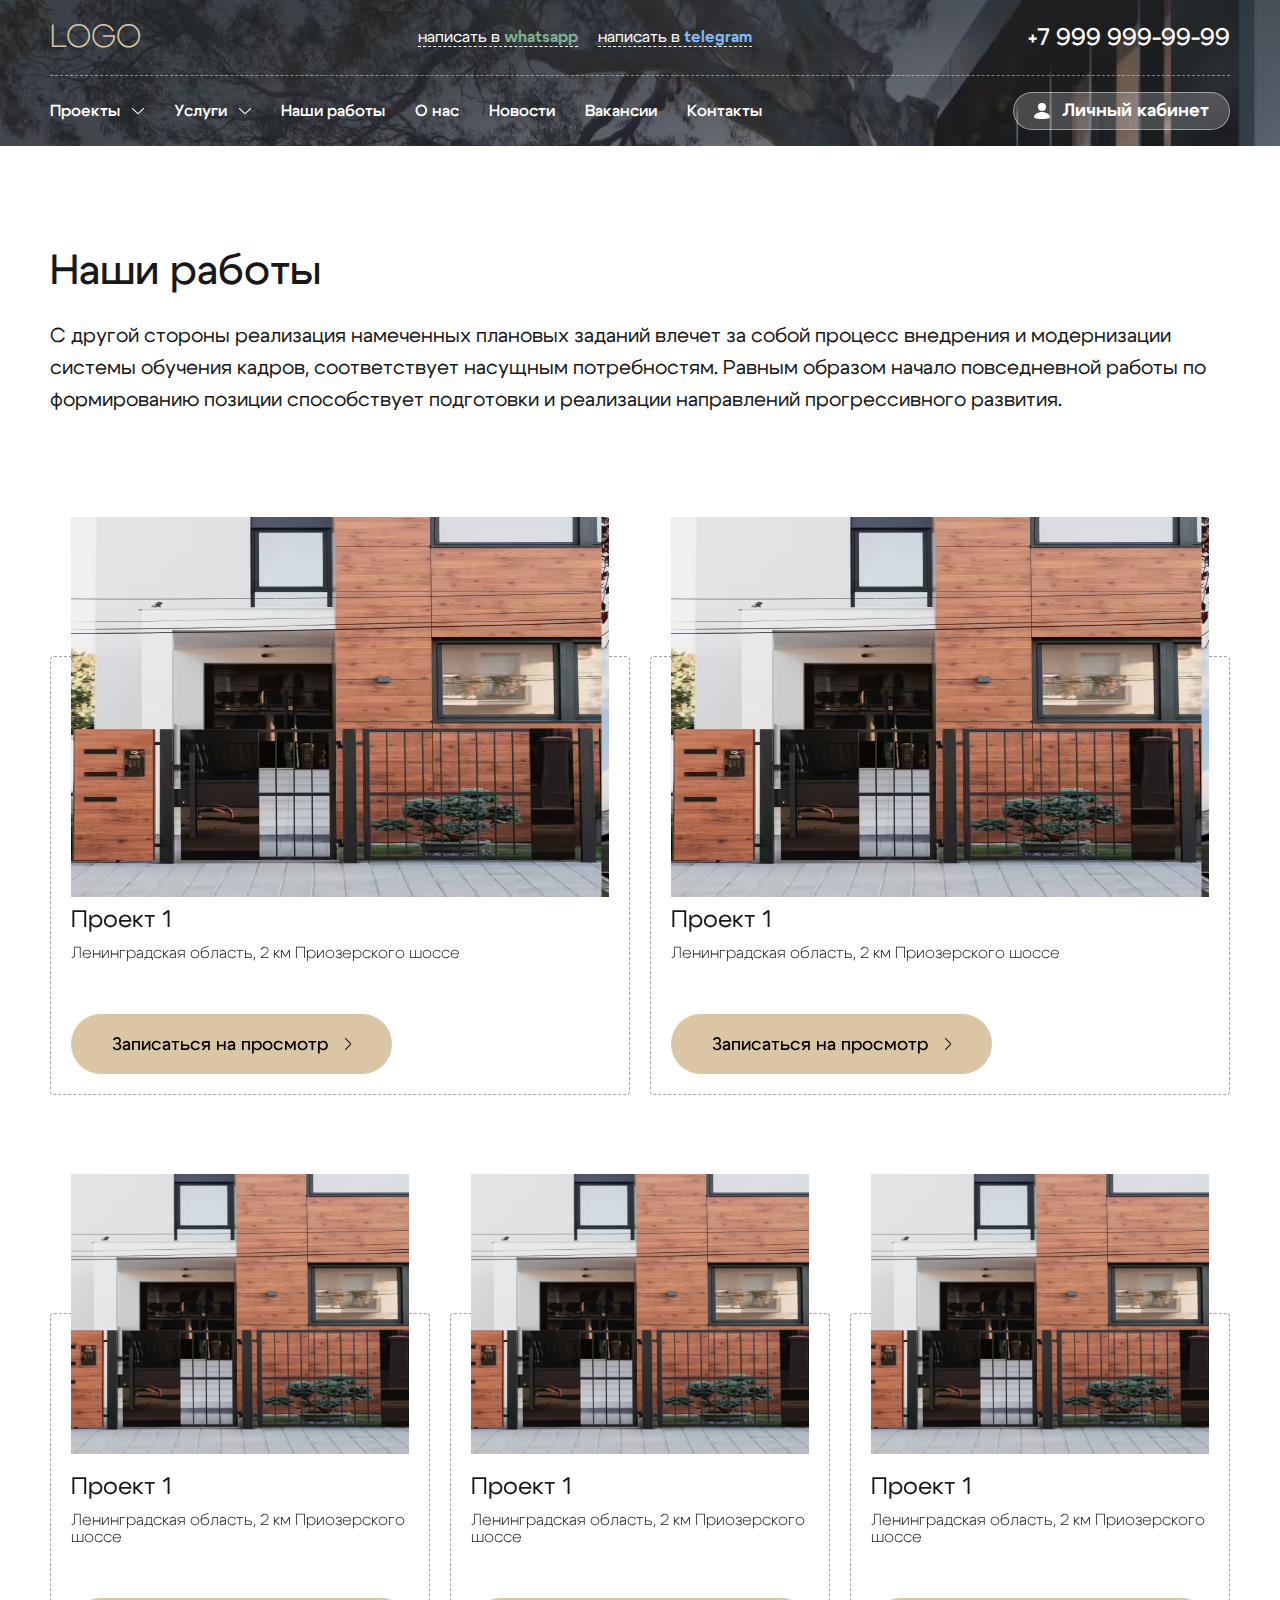
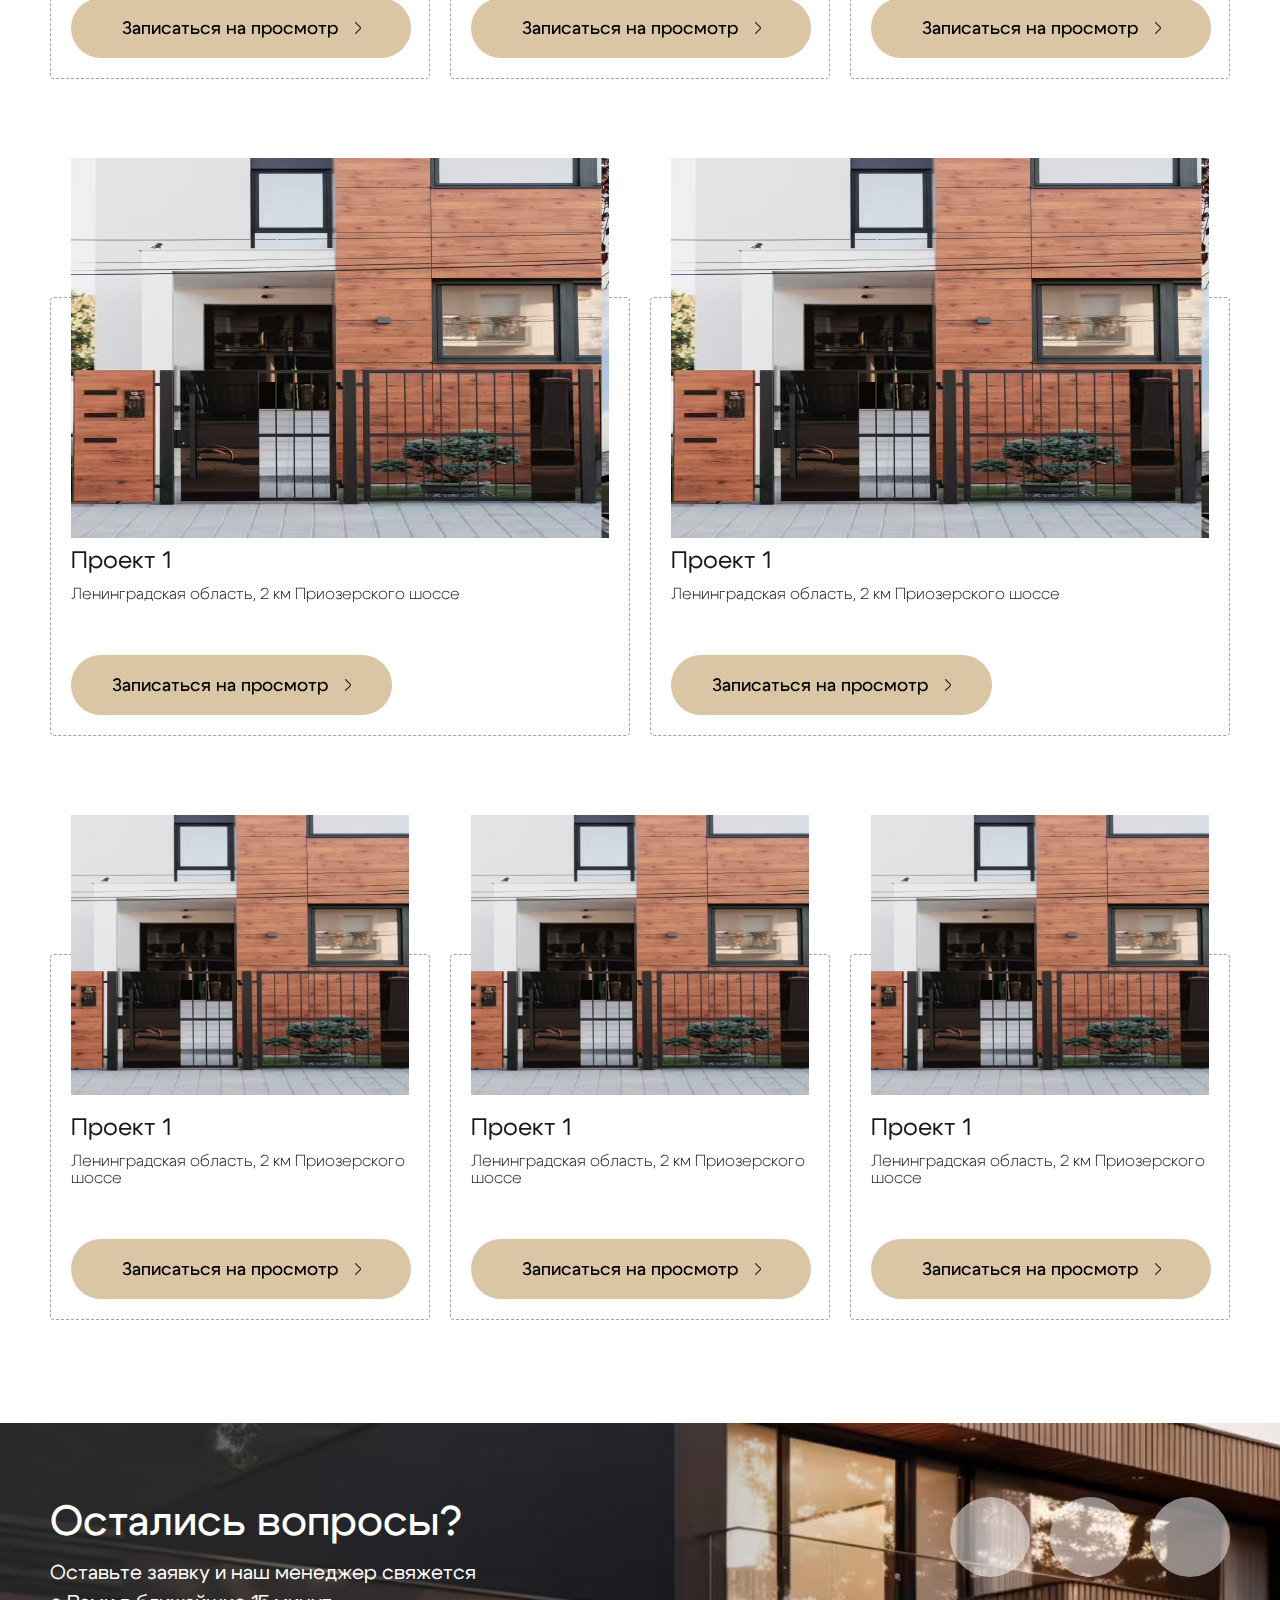
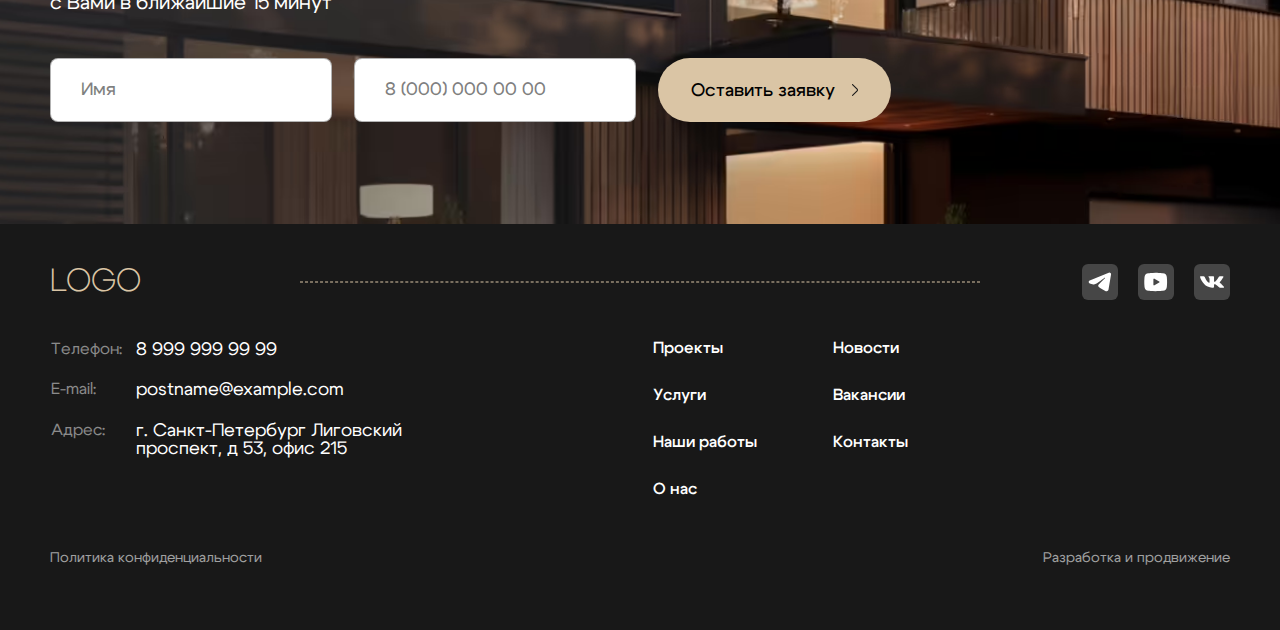
<file: works.html>
<!DOCTYPE html>
<html class="page" lang="ru">
<head>
    <meta charset="UTF-8">
    <meta name="viewport" content="width=device-width, initial-scale=1.0">
    <meta http-equiv="X-UA-Compatible" content="ie=edge">
    <title>HouseCraft</title>
    <link rel="stylesheet" href="css/style.min.css">
    <script defer src="js/main.min.js"></script>

</head>

<body class="body">

    <header class="header" style="background-image: url('./img/hero-bg.jpg');
    background-image: image-set(
      './img/hero-bg.avif' type('image/avif'),
      './img/hero-bg.webp' type('image/webp')
    );">

        <div class="container">
            <div class="header__top">
                <div class="header__top-wrapper">
                    <a class="header__logo" href="index.html">
                        Logo
                    </a>
                    <div class="header__contacts">
                        <a class="header__contact" href="#" target="_blank">написать в <span
                                class="header__contact-span">whatsapp</span></a>
                        <a class="header__contact" href="#" target="_blank">написать в <span
                                class="header__contact-span">telegram</span></a>
                    </div>
                    <a class="header__tel" href="tel:+79999999999">+7 999 999-99-99</a>
                    <button class="burger" aria-label="Открыть меню">
                        <span class="burger__line"></span>
                        <span class="burger__line"></span>
                        <span class="burger__line"></span>
                    </button>
                    <div class="mob-nav"></div>
                </div>

            </div>
            <div class="header__bottom">
                <div class="header__bottom-wrapper">
                    <nav class="header__nav">
                        <ul class="header__items">
                            <li class="header__item">
                                <a class="header__item-link" href="projects.html">
                                    Проекты
                                    <svg class="header__item-link-svg">
                                        <use xlink:href="img/sprite.svg#header-arrow"></use>
                                    </svg>
                                </a>
                                <ul class="header__submenu">
                                    <li class="header__submenu-list">
                                        <a class="header__submenu-link" href="single-project.html">Проект 1</a>
                                    </li>
                                    <li class="header__submenu-list">
                                        <a class="header__submenu-link" href="single-project2.html">Проект 2</a>
                                    </li>
                                    <li class="header__submenu-list">
                                        <a class="header__submenu-link" href="#">Проект 3</a>
                                    </li>
                                    <li class="header__submenu-list">
                                        <a class="header__submenu-link" href="#">Проект 4</a>
                                    </li>
                                    <li class="header__submenu-list">
                                        <a class="header__submenu-link" href="#">Проект 5</a>
                                    </li>
                                </ul>
                            </li>
                            <li class="header__item">
                                <a class="header__item-link" href="services.html">
                                    Услуги
                                    <svg class="header__item-link-svg">
                                        <use xlink:href="img/sprite.svg#header-arrow"></use>
                                    </svg>
                                </a>
                                <ul class="header__submenu">
                                    <li class="header__submenu-list">
                                        <a class="header__submenu-link" href="#">Услуги 1</a>
                                    </li>
                                    <li class="header__submenu-list">
                                        <a class="header__submenu-link" href="#">Услуги 2</a>
                                    </li>
                                    <li class="header__submenu-list">
                                        <a class="header__submenu-link" href="#">Услуги 3</a>
                                    </li>
                                    <li class="header__submenu-list">
                                        <a class="header__submenu-link" href="#">Услуги 4</a>
                                    </li>
                                    <li class="header__submenu-list">
                                        <a class="header__submenu-link" href="#">Услуги 5</a>
                                    </li>
                                </ul>
                            </li>
                            <li class="header__item">
                                <a class="header__item-link" href="works.html">Наши работы</a>
                            </li>
                            <li class="header__item">
                                <a class="header__item-link" href="about.html">О нас</a>
                            </li>
                            <li class="header__item">
                                <a class="header__item-link" href="news.html">Новости</a>
                            </li>
                            <li class="header__item">
                                <a class="header__item-link popup" href="#"  data-graph-animation="fadeInUp" data-graph-path="questions">Вакансии</a>
                            </li>
                            <li class="header__item">
                                <a class="header__item-link" href="contacts.html">Контакты</a>
                            </li>
                        </ul>
                    </nav>
                    <a class="header__personal" href="lk.html">
                        <svg class="header__personal-img">
                            <use xlink:href="img/sprite.svg#lk"></use>
                        </svg>
                        <span class="header__personal-text">Личный кабинет</span>
                    </a>
                </div>
            </div>

        </div>
    </header>
  <main class="main">
    <section class="works">
      <div class="container">
        <div class="works__wrapper">
          <h1 class="works__title subtitle">Наши работы</h1>
          <p class="works__text">
            С другой стороны реализация намеченных плановых заданий влечет за собой процесс внедрения и модернизации
            системы обучения кадров, соответствует насущным потребностям. Равным образом начало повседневной работы по
            формированию позиции способствует подготовки и реализации направлений прогрессивного развития.
          </p>
          <div class="works__swiper swiper">
            <div class="works__swiper-wrapper swiper-wrapper">
              <div class="works__swiper-slide swiper-slide">
                <div class="works-card">
                  <div class="works-card__wrapper">
                    <div class="works-card__media">
                      <picture>
                        <source srcset="./img/works.avif" type="image/avif">
                        <source srcset="./img/works.webp" type="image/webp">
                        <img class="works-card__media-img" src="./img/works.jpg" alt="Дом в Комарово">
                      </picture>
                    </div>
                    <div class="works-card__content">
                      <h3 class="works-card__title">Проект 1</h3>
                      <p class="works-card__address">Ленинградская область, 2 км Приозерского шоссе</p>
                      <a class="works-card__btn btn" href="#">Записаться на просмотр</a>
                    </div>
                  </div>
                </div>
              </div>
              <div class="works__swiper-slide swiper-slide">
                <div class="works-card">
                  <div class="works-card__wrapper">
                    <div class="works-card__media">
                      <picture>
                        <source srcset="./img/works.avif" type="image/avif">
                        <source srcset="./img/works.webp" type="image/webp">
                        <img class="works-card__media-img" src="./img/works.jpg" alt="Дом в Комарово">
                      </picture>
                    </div>
                    <div class="works-card__content">
                      <h3 class="works-card__title">Проект 1</h3>
                      <p class="works-card__address">Ленинградская область, 2 км Приозерского шоссе</p>
                      <a class="works-card__btn btn" href="#">Записаться на просмотр</a>
                    </div>
                  </div>
                </div>
              </div>
              <div class="works__swiper-slide swiper-slide">
                <div class="works-card">
                  <div class="works-card__wrapper">
                    <div class="works-card__media">
                      <picture>
                        <source srcset="./img/works.avif" type="image/avif">
                        <source srcset="./img/works.webp" type="image/webp">
                        <img class="works-card__media-img" src="./img/works.jpg" alt="Дом в Комарово">
                      </picture>
                    </div>
                    <div class="works-card__content">
                      <h3 class="works-card__title">Проект 1</h3>
                      <p class="works-card__address">Ленинградская область, 2 км Приозерского шоссе</p>
                      <a class="works-card__btn btn" href="#">Записаться на просмотр</a>
                    </div>
                  </div>
                </div>
              </div>
              <div class="works__swiper-slide swiper-slide">
                <div class="works-card">
                  <div class="works-card__wrapper">
                    <div class="works-card__media">
                      <picture>
                        <source srcset="./img/works.avif" type="image/avif">
                        <source srcset="./img/works.webp" type="image/webp">
                        <img class="works-card__media-img" src="./img/works.jpg" alt="Дом в Комарово">
                      </picture>
                    </div>
                    <div class="works-card__content">
                      <h3 class="works-card__title">Проект 1</h3>
                      <p class="works-card__address">Ленинградская область, 2 км Приозерского шоссе</p>
                      <a class="works-card__btn btn" href="#">Записаться на просмотр</a>
                    </div>
                  </div>
                </div>
              </div>
              <div class="works__swiper-slide swiper-slide">
                <div class="works-card">
                  <div class="works-card__wrapper">
                    <div class="works-card__media">
                      <picture>
                        <source srcset="./img/works.avif" type="image/avif">
                        <source srcset="./img/works.webp" type="image/webp">
                        <img class="works-card__media-img" src="./img/works.jpg" alt="Дом в Комарово">
                      </picture>
                    </div>
                    <div class="works-card__content">
                      <h3 class="works-card__title">Проект 1</h3>
                      <p class="works-card__address">Ленинградская область, 2 км Приозерского шоссе</p>
                      <a class="works-card__btn btn" href="#">Записаться на просмотр</a>
                    </div>
                  </div>
                </div>
              </div>
              <div class="works__swiper-slide swiper-slide">
                <div class="works-card">
                  <div class="works-card__wrapper">
                    <div class="works-card__media">
                      <picture>
                        <source srcset="./img/works.avif" type="image/avif">
                        <source srcset="./img/works.webp" type="image/webp">
                        <img class="works-card__media-img" src="./img/works.jpg" alt="Дом в Комарово">
                      </picture>
                    </div>
                    <div class="works-card__content">
                      <h3 class="works-card__title">Проект 1</h3>
                      <p class="works-card__address">Ленинградская область, 2 км Приозерского шоссе</p>
                      <a class="works-card__btn btn" href="#">Записаться на просмотр</a>
                    </div>
                  </div>
                </div>
              </div>
              <div class="works__swiper-slide swiper-slide">
                <div class="works-card">
                  <div class="works-card__wrapper">
                    <div class="works-card__media">
                      <picture>
                        <source srcset="./img/works.avif" type="image/avif">
                        <source srcset="./img/works.webp" type="image/webp">
                        <img class="works-card__media-img" src="./img/works.jpg" alt="Дом в Комарово">
                      </picture>
                    </div>
                    <div class="works-card__content">
                      <h3 class="works-card__title">Проект 1</h3>
                      <p class="works-card__address">Ленинградская область, 2 км Приозерского шоссе</p>
                      <a class="works-card__btn btn" href="#">Записаться на просмотр</a>
                    </div>
                  </div>
                </div>
              </div>
              <div class="works__swiper-slide swiper-slide">
                <div class="works-card">
                  <div class="works-card__wrapper">
                    <div class="works-card__media">
                      <picture>
                        <source srcset="./img/works.avif" type="image/avif">
                        <source srcset="./img/works.webp" type="image/webp">
                        <img class="works-card__media-img" src="./img/works.jpg" alt="Дом в Комарово">
                      </picture>
                    </div>
                    <div class="works-card__content">
                      <h3 class="works-card__title">Проект 1</h3>
                      <p class="works-card__address">Ленинградская область, 2 км Приозерского шоссе</p>
                      <a class="works-card__btn btn" href="#">Записаться на просмотр</a>
                    </div>
                  </div>
                </div>
              </div>
              <div class="works__swiper-slide swiper-slide">
                <div class="works-card">
                  <div class="works-card__wrapper">
                    <div class="works-card__media">
                      <picture>
                        <source srcset="./img/works.avif" type="image/avif">
                        <source srcset="./img/works.webp" type="image/webp">
                        <img class="works-card__media-img" src="./img/works.jpg" alt="Дом в Комарово">
                      </picture>
                    </div>
                    <div class="works-card__content">
                      <h3 class="works-card__title">Проект 1</h3>
                      <p class="works-card__address">Ленинградская область, 2 км Приозерского шоссе</p>
                      <a class="works-card__btn btn" href="#">Записаться на просмотр</a>
                    </div>
                  </div>
                </div>
              </div>
              <div class="works__swiper-slide swiper-slide">
                <div class="works-card">
                  <div class="works-card__wrapper">
                    <div class="works-card__media">
                      <picture>
                        <source srcset="./img/works.avif" type="image/avif">
                        <source srcset="./img/works.webp" type="image/webp">
                        <img class="works-card__media-img" src="./img/works.jpg" alt="Дом в Комарово">
                      </picture>
                    </div>
                    <div class="works-card__content">
                      <h3 class="works-card__title">Проект 1</h3>
                      <p class="works-card__address">Ленинградская область, 2 км Приозерского шоссе</p>
                      <a class="works-card__btn btn" href="#">Записаться на просмотр</a>
                    </div>
                  </div>
                </div>
              </div>
            </div>
          </div>
        </div>
      </div>
    </section>

  <section class="question" style="background-image: url('./img/question-bg2.jpg');
  background-image: image-set(
    './img/question-bg2.avif' type('image/avif'),
    './img/question-bg2.webp' type('image/webp')
  );">

    <div class="container">
      <div class="question__wrapper">
        <h2 class="question__title">Остались вопросы?</h2>
        <p class="question__subtitle">Оставьте заявку и наш менеджер свяжется с Вами в ближайшие 15 минут
        </p>
        <form class="question__form" action="#">
          <input class="question__input" type="text" name="name" placeholder="Имя" required>
          <input class="question__input" type="tel" inputmode="tel" name="tel" placeholder="8 (000) 000 00 00" required>
          <button class="question__submit btn" type="submit">Оставить заявку</button>
        </form>
      </div>
    </div>
  </section>
  </main>
  <footer class="footer">
    <div class="container">
        <div class="footer__wrapper">
            <div class="footer__top">
                <a class="footer__logo" href="#">
                    Logo
                </a>

                <ul class="footer__socials socials">
                    <li class="socials__item">
                        <a class="socials__item-link" href="#">
                            <svg class="socials__item-img">
                                <use xlink:href="img/sprite.svg#telegram"></use>
                            </svg>
                        </a>
                    </li>
                    <li class="socials__item">
                        <a class="socials__item-link" href="#">
                            <svg class="socials__item-img">
                                <use xlink:href="img/sprite.svg#youtube"></use>
                            </svg>
                        </a>
                    </li>
                    <li class="socials__item">
                        <a class="socials__item-link" href="#">
                            <svg class="socials__item-img">
                                <use xlink:href="img/sprite.svg#vk"></use>
                            </svg>
                        </a>
                    </li>
                </ul>
            </div>

            <div class="footer__bottom">
                <table class="footer__contacts contacts-table">
                    <tr>
                        <td>Телефон:</td>
                        <td>
                            <a href="tel:+79999999999">
                                8 999 999 99 99
                            </a>
                        </td>
                    </tr>
                    <tr>
                        <td>E-mail:</td>
                        <td>
                            <a href="mailto:postname@example.com">
                                postname@example.com
                            </a>
                        </td>
                    </tr>
                    <tr>
                        <td>Адрес:</td>
                        <td>
                            <a href="https://yandex.ru/maps/-/CDBd703P" target="_blank">
                                г. Санкт-Петербург Лиговский проспект, д 53, офис 215
                            </a>
                        </td>
                    </tr>
                </table>
                <nav class="footer__nav">
                    <ul class="footer__items">
                        <li class="footer__item">
                            <a class="footer__item-link" href="#">
                                Проекты
                            </a>
                        </li>
                        <li class="footer__item">
                            <a class="footer__item-link" href="#">
                                Услуги
                            </a>
                        </li>
                        <li class="footer__item">
                            <a class="footer__item-link" href="#">
                                Наши работы
                            </a>
                        </li>
                        <li class="footer__item">
                            <a class="footer__item-link" href="#">
                                О нас
                            </a>
                        </li>
                    </ul>
                    <ul class="footer__items">
                        <li class="footer__item">
                            <a class="footer__item-link" href="#">
                                Новости
                            </a>
                        </li>
                        <li class="footer__item">
                            <a class="footer__item-link" href="#">
                                Вакансии
                            </a>
                        </li>
                        <li class="footer__item">
                            <a class="footer__item-link" href="#">
                                Контакты
                            </a>
                        </li>

                    </ul>
                </nav>
            </div>

            <div class="footer__info">
                <a class="footer__privacy" href="#">
                    Политика конфиденциальности
                </a>
                <a class="footer__development" href="#" target="_blank">
                    Разработка и продвижение
                </a>
            </div>

            <div class="graph-modal">
                <div class="graph-modal__container" role="dialog" aria-modal="true" data-graph-target="questions">
                    <button class="btn-reset graph-modal__close js-modal-close"
                        aria-label="Закрыть модальное окно"></button>
                    <div class="graph-modal__content">

  <section class="question" style="background-image: url('./img/hero-bg.jpg');
  background-image: image-set(
    './img/hero-bg.avif' type('image/avif'),
    './img/hero-bg.webp' type('image/webp')
  );">

    <div class="container">
      <div class="question__wrapper">
        <h2 class="question__title">Остались вопросы?</h2>
        <p class="question__subtitle">Оставьте заявку и наш менеджер свяжется с Вами в ближайшие 15 минут
        </p>
        <form class="question__form" action="#">
          <input class="question__input" type="text" name="name" placeholder="Имя" required>
          <input class="question__input" type="tel" inputmode="tel" name="tel" placeholder="8 (000) 000 00 00" required>
          <button class="question__submit btn" type="submit">Оставить заявку</button>
        </form>
      </div>
    </div>
  </section>
                    </div>
                </div>
                <div class="graph-modal__container" role="dialog" aria-modal="true"
                    data-graph-target="questions-success">
                    <button class="btn-reset graph-modal__close js-modal-close"
                        aria-label="Закрыть модальное окно"></button>
                    <div class="graph-modal__content">
                        <section class="question" style="background-image: url('./img/hero-bg.jpg');
background-image: image-set(
  './img/hero-bg.avif' type('image/avif'),
  './img/hero-bg.webp' type('image/webp')
);">
  <div class="container">
    <div class="question__wrapper question__wrapper--success">
      <h2 class="question__title">Спасибо за заявку!</h2>
      <p class="question__subtitle">Наш специалист свяжется с вами в течение 15 минут
      </p>
    </div>
  </div>
</section>
                    </div>
                </div>
            </div>
        </div>
    </div>
</footer>
</body>

</html>
</file>
<file: css/style.min.css>
:root{--font-family: "Cygre", sans-serif;--second-family: "Cygre Light", sans-serif;--third-family: "Cygre Medium", sans-serif;--font3: "Cygre SemiBold", sans-serif;--content-width: 1180px;--container-padding: 20px;--container-width: calc( var(--content-width) + (var(--container-padding) * 2) );--accent-color: #dac5a5}.project__main-tabs-nav-btn,.lk__accordion-btn,.lk__tabs-nav-btn,.included-accordions__btn,.burger,.btn{border:none;padding:0;background-color:rgba(0,0,0,0);cursor:pointer}.information__advantages,.сharacteristic__items,.project__main-tabs-nav,.lk__media,.lk__tabs-nav,.partners__items,.about-page__advantages,.about__advantages,.included-items,.team-card__info-items,.work__stages,.footer__items,.header__submenu,.header__items,.socials,.card__descr{list-style:none;margin:0;padding:0}.project__main-change,.about-page__video,.question,.header,.btn::after{background-position:center center;background-size:cover;background-repeat:no-repeat}.services-card__info,.services-card__title,.layout-card__square,.layout-card__floor-square,.layout-card__floor,.project--second .project__text,.project__main-change-text,.project__main-change-title,.project__infromation-text,.project__price,.project__descr,.lk__media-item-date,.lk__accordion-status,.lk__accordion-stage,.contacts__text,.news-card__desc,.news-card__title,.news__text,.works-card__address,.works-card__title,.works__text,.partners__text,.about-page__text,.projects-page__text,.about__text,.projects__title,.included-accordions__title,.included-items__item-text,.team-card__title,.team__text,.stage__subtitle,.stage__title,.question__subtitle,.question__title,.hero__subtitle,.hero__title,.card__price,.card__title,.subtitle,.title{margin:0}@font-face{font-family:"Cygre";font-weight:400;font-style:normal;src:local("Cygre"),url("../resources/fonts/Cygre-Regular.woff2") format("woff2"),url("../resources/fonts/Cygre-Regular.woff") format("woff");font-display:swap}@font-face{font-family:"Cygre";font-weight:700;font-style:normal;src:local("Cygre"),url("../resources/fonts/Cygre-Bold.woff2") format("woff2"),url("../resources/fonts/Cygre-Bold.woff") format("woff");font-display:swap}@font-face{font-family:"Cygre Medium";font-weight:500;font-style:normal;src:local("Cygre Medium"),url("../resources/fonts/Cygre-Medium.woff2") format("woff2"),url("../resources/fonts/Cygre-Medium.woff") format("woff");font-display:swap}@font-face{font-family:"Cygre Light";font-weight:300;font-style:normal;src:local("Cygre Light"),url("../resources/fonts/Cygre-Light.woff2") format("woff2"),url("../resources/fonts/Cygre-Light.woff") format("woff");font-display:swap}@font-face{font-family:"Cygre SemiBold";font-weight:600;font-style:normal;src:local("Cygre SemiBold"),url("../resources/fonts/Cygre-SemiBold.woff2") format("woff2"),url("../resources/fonts/Cygre-SemiBold.woff") format("woff");font-display:swap}html{box-sizing:border-box}*,*::before,*::after{box-sizing:inherit}.page,.body{height:100%}.body{margin:0;min-height:100%;font-size:10px}a{text-decoration:none;color:inherit}img{height:auto;max-width:100%;-o-object-fit:cover;object-fit:cover}:root{--f-spinner-width: 36px;--f-spinner-height: 36px;--f-spinner-color-1: rgba(0, 0, 0, 0.1);--f-spinner-color-2: rgba(17, 24, 28, 0.8);--f-spinner-stroke: 2.75}.f-spinner{margin:auto;padding:0;width:var(--f-spinner-width);height:var(--f-spinner-height)}.f-spinner svg{width:100%;height:100%;vertical-align:top;animation:f-spinner-rotate 2s linear infinite}.f-spinner svg *{stroke-width:var(--f-spinner-stroke);fill:none}.f-spinner svg *:first-child{stroke:var(--f-spinner-color-1)}.f-spinner svg *:last-child{stroke:var(--f-spinner-color-2);animation:f-spinner-dash 2s ease-in-out infinite}@keyframes f-spinner-rotate{100%{transform:rotate(360deg)}}@keyframes f-spinner-dash{0%{stroke-dasharray:1,150;stroke-dashoffset:0}50%{stroke-dasharray:90,150;stroke-dashoffset:-35}100%{stroke-dasharray:90,150;stroke-dashoffset:-124}}.f-throwOutUp{animation:var(--f-throw-out-duration, 0.175s) ease-out both f-throwOutUp}.f-throwOutDown{animation:var(--f-throw-out-duration, 0.175s) ease-out both f-throwOutDown}@keyframes f-throwOutUp{to{transform:translate3d(0, calc(var(--f-throw-out-distance, 150px) * -1), 0);opacity:0}}@keyframes f-throwOutDown{to{transform:translate3d(0, var(--f-throw-out-distance, 150px), 0);opacity:0}}.f-zoomInUp{animation:var(--f-transition-duration, 0.2s) ease .1s both f-zoomInUp}.f-zoomOutDown{animation:var(--f-transition-duration, 0.2s) ease both f-zoomOutDown}@keyframes f-zoomInUp{from{transform:scale(0.975) translate3d(0, 16px, 0);opacity:0}to{transform:scale(1) translate3d(0, 0, 0);opacity:1}}@keyframes f-zoomOutDown{to{transform:scale(0.975) translate3d(0, 16px, 0);opacity:0}}.f-fadeIn{animation:var(--f-transition-duration, 0.2s) var(--f-transition-easing, ease) var(--f-transition-delay, 0s) both f-fadeIn;z-index:2}.f-fadeOut{animation:var(--f-transition-duration, 0.2s) var(--f-transition-easing, ease) var(--f-transition-delay, 0s) both f-fadeOut;z-index:1}@keyframes f-fadeIn{0%{opacity:0}100%{opacity:1}}@keyframes f-fadeOut{100%{opacity:0}}.f-fadeFastIn{animation:var(--f-transition-duration, 0.2s) ease-out both f-fadeFastIn;z-index:2}.f-fadeFastOut{animation:var(--f-transition-duration, 0.1s) ease-out both f-fadeFastOut;z-index:2}@keyframes f-fadeFastIn{0%{opacity:.75}100%{opacity:1}}@keyframes f-fadeFastOut{100%{opacity:0}}.f-fadeSlowIn{animation:var(--f-transition-duration, 0.5s) ease both f-fadeSlowIn;z-index:2}.f-fadeSlowOut{animation:var(--f-transition-duration, 0.5s) ease both f-fadeSlowOut;z-index:1}@keyframes f-fadeSlowIn{0%{opacity:0}100%{opacity:1}}@keyframes f-fadeSlowOut{100%{opacity:0}}.f-crossfadeIn{animation:var(--f-transition-duration, 0.2s) ease-out both f-crossfadeIn;z-index:2}.f-crossfadeOut{animation:calc(var(--f-transition-duration, 0.2s)*.5) linear .1s both f-crossfadeOut;z-index:1}@keyframes f-crossfadeIn{0%{opacity:0}100%{opacity:1}}@keyframes f-crossfadeOut{100%{opacity:0}}.f-slideIn.from-next{animation:var(--f-transition-duration, 0.85s) cubic-bezier(0.16, 1, 0.3, 1) f-slideInNext}.f-slideIn.from-prev{animation:var(--f-transition-duration, 0.85s) cubic-bezier(0.16, 1, 0.3, 1) f-slideInPrev}.f-slideOut.to-next{animation:var(--f-transition-duration, 0.85s) cubic-bezier(0.16, 1, 0.3, 1) f-slideOutNext}.f-slideOut.to-prev{animation:var(--f-transition-duration, 0.85s) cubic-bezier(0.16, 1, 0.3, 1) f-slideOutPrev}@keyframes f-slideInPrev{0%{transform:translateX(100%)}100%{transform:translate3d(0, 0, 0)}}@keyframes f-slideInNext{0%{transform:translateX(-100%)}100%{transform:translate3d(0, 0, 0)}}@keyframes f-slideOutNext{100%{transform:translateX(-100%)}}@keyframes f-slideOutPrev{100%{transform:translateX(100%)}}.f-classicIn.from-next{animation:var(--f-transition-duration, 0.85s) cubic-bezier(0.16, 1, 0.3, 1) f-classicInNext;z-index:2}.f-classicIn.from-prev{animation:var(--f-transition-duration, 0.85s) cubic-bezier(0.16, 1, 0.3, 1) f-classicInPrev;z-index:2}.f-classicOut.to-next{animation:var(--f-transition-duration, 0.85s) cubic-bezier(0.16, 1, 0.3, 1) f-classicOutNext;z-index:1}.f-classicOut.to-prev{animation:var(--f-transition-duration, 0.85s) cubic-bezier(0.16, 1, 0.3, 1) f-classicOutPrev;z-index:1}@keyframes f-classicInNext{0%{transform:translateX(-75px);opacity:0}100%{transform:translate3d(0, 0, 0);opacity:1}}@keyframes f-classicInPrev{0%{transform:translateX(75px);opacity:0}100%{transform:translate3d(0, 0, 0);opacity:1}}@keyframes f-classicOutNext{100%{transform:translateX(-75px);opacity:0}}@keyframes f-classicOutPrev{100%{transform:translateX(75px);opacity:0}}:root{--f-button-width: 40px;--f-button-height: 40px;--f-button-border: 0;--f-button-border-radius: 0;--f-button-color: #374151;--f-button-bg: #f8f8f8;--f-button-hover-bg: #e0e0e0;--f-button-active-bg: #d0d0d0;--f-button-shadow: none;--f-button-transition: all 0.15s ease;--f-button-transform: none;--f-button-svg-width: 20px;--f-button-svg-height: 20px;--f-button-svg-stroke-width: 1.5;--f-button-svg-fill: none;--f-button-svg-filter: none;--f-button-svg-disabled-opacity: 0.65}.f-button{display:flex;justify-content:center;align-items:center;box-sizing:content-box;position:relative;margin:0;padding:0;width:var(--f-button-width);height:var(--f-button-height);border:var(--f-button-border);border-radius:var(--f-button-border-radius);color:var(--f-button-color);background:var(--f-button-bg);box-shadow:var(--f-button-shadow);pointer-events:all;cursor:pointer;transition:var(--f-button-transition)}.f-button:active:not([disabled]){background-color:var(--f-button-active-bg)}.f-button:focus:not(:focus-visible){outline:none}.f-button:focus-visible{outline:none;box-shadow:inset 0 0 0 var(--f-button-outline, 2px) var(--f-button-outline-color, var(--f-button-color))}.f-button svg{width:var(--f-button-svg-width);height:var(--f-button-svg-height);fill:var(--f-button-svg-fill);stroke:currentColor;stroke-width:var(--f-button-svg-stroke-width);stroke-linecap:round;stroke-linejoin:round;transition:opacity .15s ease;transform:var(--f-button-transform);filter:var(--f-button-svg-filter);pointer-events:none}.f-button[disabled]{cursor:default}.f-button[disabled] svg{opacity:var(--f-button-svg-disabled-opacity)}.f-carousel__nav .f-button.is-prev,.f-carousel__nav .f-button.is-next,.fancybox__nav .f-button.is-prev,.fancybox__nav .f-button.is-next{position:absolute;z-index:1}.is-horizontal .f-carousel__nav .f-button.is-prev,.is-horizontal .f-carousel__nav .f-button.is-next,.is-horizontal .fancybox__nav .f-button.is-prev,.is-horizontal .fancybox__nav .f-button.is-next{top:50%;transform:translateY(-50%)}.is-horizontal .f-carousel__nav .f-button.is-prev,.is-horizontal .fancybox__nav .f-button.is-prev{left:var(--f-button-prev-pos)}.is-horizontal .f-carousel__nav .f-button.is-next,.is-horizontal .fancybox__nav .f-button.is-next{right:var(--f-button-next-pos)}.is-horizontal.is-rtl .f-carousel__nav .f-button.is-prev,.is-horizontal.is-rtl .fancybox__nav .f-button.is-prev{left:auto;right:var(--f-button-next-pos)}.is-horizontal.is-rtl .f-carousel__nav .f-button.is-next,.is-horizontal.is-rtl .fancybox__nav .f-button.is-next{right:auto;left:var(--f-button-prev-pos)}.is-vertical .f-carousel__nav .f-button.is-prev,.is-vertical .f-carousel__nav .f-button.is-next,.is-vertical .fancybox__nav .f-button.is-prev,.is-vertical .fancybox__nav .f-button.is-next{top:auto;left:50%;transform:translateX(-50%)}.is-vertical .f-carousel__nav .f-button.is-prev,.is-vertical .fancybox__nav .f-button.is-prev{top:var(--f-button-next-pos)}.is-vertical .f-carousel__nav .f-button.is-next,.is-vertical .fancybox__nav .f-button.is-next{bottom:var(--f-button-next-pos)}.is-vertical .f-carousel__nav .f-button.is-prev svg,.is-vertical .f-carousel__nav .f-button.is-next svg,.is-vertical .fancybox__nav .f-button.is-prev svg,.is-vertical .fancybox__nav .f-button.is-next svg{transform:rotate(90deg)}.f-carousel__nav .f-button:disabled,.fancybox__nav .f-button:disabled{pointer-events:none}html.with-fancybox{width:auto;overflow:visible;scroll-behavior:auto}html.with-fancybox body{touch-action:none}html.with-fancybox body.hide-scrollbar{width:auto;margin-right:calc(var(--fancybox-body-margin, 0px) + var(--fancybox-scrollbar-compensate, 0px));overflow:hidden !important;overscroll-behavior-y:none}.fancybox__container{--fancybox-color: #dbdbdb;--fancybox-hover-color: #fff;--fancybox-bg: rgba(24, 24, 27, 0.98);--fancybox-slide-gap: 10px;--f-spinner-width: 50px;--f-spinner-height: 50px;--f-spinner-color-1: rgba(255, 255, 255, 0.1);--f-spinner-color-2: #bbb;--f-spinner-stroke: 3.65;position:fixed;top:0;left:0;bottom:0;right:0;direction:ltr;display:flex;flex-direction:column;box-sizing:border-box;margin:0;padding:0;color:#f8f8f8;-webkit-tap-highlight-color:rgba(0,0,0,0);overflow:visible;z-index:var(--fancybox-zIndex, 1050);outline:none;transform-origin:top left;-webkit-text-size-adjust:100%;-moz-text-size-adjust:none;text-size-adjust:100%;overscroll-behavior-y:contain}.fancybox__container *,.fancybox__container *::before,.fancybox__container *::after{box-sizing:inherit}.fancybox__container::backdrop{background-color:rgba(0,0,0,0)}.fancybox__backdrop{position:fixed;top:0;left:0;bottom:0;right:0;z-index:-1;background:var(--fancybox-bg);opacity:var(--fancybox-opacity, 1);will-change:opacity}.fancybox__carousel{position:relative;box-sizing:border-box;flex:1;min-height:0;z-index:10;overflow-y:visible;overflow-x:clip}.fancybox__viewport{width:100%;height:100%}.fancybox__viewport.is-draggable{cursor:move;cursor:grab}.fancybox__viewport.is-dragging{cursor:move;cursor:grabbing}.fancybox__track{display:flex;margin:0 auto;height:100%}.fancybox__slide{flex:0 0 auto;position:relative;display:flex;flex-direction:column;align-items:center;width:100%;height:100%;margin:0 var(--fancybox-slide-gap) 0 0;padding:4px;overflow:auto;overscroll-behavior:contain;transform:translate3d(0, 0, 0);backface-visibility:hidden}.fancybox__container:not(.is-compact) .fancybox__slide.has-close-btn{padding-top:40px}.fancybox__slide.has-iframe,.fancybox__slide.has-video,.fancybox__slide.has-html5video{overflow:hidden}.fancybox__slide.has-image{overflow:hidden}.fancybox__slide.has-image.is-animating,.fancybox__slide.has-image.is-selected{overflow:visible}.fancybox__slide::before,.fancybox__slide::after{content:"";flex:0 0 0;margin:auto}.fancybox__content{align-self:center;display:flex;flex-direction:column;position:relative;margin:0;padding:2rem;max-width:100%;color:var(--fancybox-content-color, #374151);background:var(--fancybox-content-bg, #fff);cursor:default;border-radius:0;z-index:20}.is-loading .fancybox__content{opacity:0}.is-draggable .fancybox__content{cursor:move;cursor:grab}.can-zoom_in .fancybox__content{cursor:zoom-in}.can-zoom_out .fancybox__content{cursor:zoom-out}.is-dragging .fancybox__content{cursor:move;cursor:grabbing}.fancybox__content [data-selectable],.fancybox__content [contenteditable]{cursor:auto}.fancybox__slide.has-image>.fancybox__content{padding:0;background:rgba(0,0,0,0);min-height:1px;background-repeat:no-repeat;background-size:contain;background-position:center center;transition:none;transform:translate3d(0, 0, 0);backface-visibility:hidden}.fancybox__slide.has-image>.fancybox__content>picture>img{width:100%;height:auto;max-height:100%}.is-zooming-in .fancybox__viewport:not(.is-dragging) .fancybox__slide:not(.is-selected) .fancybox__content,.is-zooming-out .fancybox__viewport:not(.is-dragging) .fancybox__slide:not(.is-selected) .fancybox__content{visibility:hidden}.is-animating .fancybox__content,.is-dragging .fancybox__content{filter:blur(0px);will-change:transform,width,height}.fancybox-image{margin:auto;display:block;width:100%;height:100%;min-height:0;-o-object-fit:contain;object-fit:contain;-webkit-user-select:none;-moz-user-select:none;user-select:none}.fancybox__caption{align-self:center;max-width:100%;flex-shrink:0;margin:0;padding:14px 0 4px 0;overflow-wrap:anywhere;line-height:1.375;color:var(--fancybox-color, currentColor);opacity:var(--fancybox-opacity, 1);cursor:auto;visibility:visible}.is-loading .fancybox__caption,.is-closing .fancybox__caption{opacity:0;visibility:hidden}.is-compact .fancybox__caption{padding-bottom:0}.f-button.is-close-btn{--f-button-svg-stroke-width: 2;position:absolute;top:0;right:8px;z-index:40}.fancybox__content>.f-button.is-close-btn{--f-button-width: 34px;--f-button-height: 34px;--f-button-border-radius: 4px;--f-button-color: var(--fancybox-color, #fff);--f-button-hover-color: var(--fancybox-color, #fff);--f-button-bg: transparent;--f-button-hover-bg: transparent;--f-button-active-bg: transparent;--f-button-svg-width: 22px;--f-button-svg-height: 22px;position:absolute;top:-38px;right:0;opacity:.75}.is-loading .fancybox__content>.f-button.is-close-btn{visibility:hidden}.is-zooming-out .fancybox__content>.f-button.is-close-btn{visibility:hidden}.fancybox__content>.f-button.is-close-btn:hover{opacity:1}.fancybox__footer{padding:0;margin:0;position:relative}.fancybox__footer .fancybox__caption{width:100%;padding:24px;opacity:var(--fancybox-opacity, 1);transition:all .25s ease}.is-compact .fancybox__footer{position:absolute;bottom:0;left:0;right:0;z-index:20;background:rgba(24,24,27,.5)}.is-compact .fancybox__footer .fancybox__caption{padding:12px}.is-compact .fancybox__content>.f-button.is-close-btn{--f-button-border-radius: 50%;--f-button-color: #fff;--f-button-hover-color: #fff;--f-button-outline-color: #000;--f-button-bg: rgba(0, 0, 0, 0.6);--f-button-active-bg: rgba(0, 0, 0, 0.6);--f-button-hover-bg: rgba(0, 0, 0, 0.6);--f-button-svg-width: 18px;--f-button-svg-height: 18px;--f-button-svg-filter: none;top:5px;right:5px}.fancybox__nav{--f-button-width: 50px;--f-button-height: 50px;--f-button-border: 0;--f-button-border-radius: 50%;--f-button-color: var(--fancybox-color);--f-button-hover-color: var(--fancybox-hover-color);--f-button-bg: transparent;--f-button-hover-bg: rgba(24, 24, 27, 0.3);--f-button-active-bg: rgba(24, 24, 27, 0.5);--f-button-shadow: none;--f-button-transition: all 0.15s ease;--f-button-transform: none;--f-button-svg-width: 26px;--f-button-svg-height: 26px;--f-button-svg-stroke-width: 2.5;--f-button-svg-fill: none;--f-button-svg-filter: drop-shadow(1px 1px 1px rgba(24, 24, 27, 0.5));--f-button-svg-disabled-opacity: 0.65;--f-button-next-pos: 1rem;--f-button-prev-pos: 1rem;opacity:var(--fancybox-opacity, 1)}.fancybox__nav .f-button:before{position:absolute;content:"";top:-30px;right:-20px;left:-20px;bottom:-30px;z-index:1}.is-idle .fancybox__nav{animation:.15s ease-out both f-fadeOut}.is-idle.is-compact .fancybox__footer{pointer-events:none;animation:.15s ease-out both f-fadeOut}.fancybox__slide>.f-spinner{position:absolute;top:50%;left:50%;margin:var(--f-spinner-top, calc(var(--f-spinner-width) * -0.5)) 0 0 var(--f-spinner-left, calc(var(--f-spinner-height) * -0.5));z-index:30;cursor:pointer}.fancybox-protected{position:absolute;top:0;left:0;right:0;bottom:0;z-index:40;-webkit-user-select:none;-moz-user-select:none;user-select:none}.fancybox-ghost{position:absolute;top:0;left:0;width:100%;height:100%;min-height:0;-o-object-fit:contain;object-fit:contain;z-index:40;-webkit-user-select:none;-moz-user-select:none;user-select:none;pointer-events:none}.fancybox-focus-guard{outline:none;opacity:0;position:fixed;pointer-events:none}.fancybox__container:not([aria-hidden]){opacity:0}.fancybox__container.is-animated[aria-hidden=false]>*:not(.fancybox__backdrop,.fancybox__carousel),.fancybox__container.is-animated[aria-hidden=false] .fancybox__carousel>*:not(.fancybox__viewport),.fancybox__container.is-animated[aria-hidden=false] .fancybox__slide>*:not(.fancybox__content){animation:var(--f-interface-enter-duration, 0.25s) ease .1s backwards f-fadeIn}.fancybox__container.is-animated[aria-hidden=false] .fancybox__backdrop{animation:var(--f-backdrop-enter-duration, 0.35s) ease backwards f-fadeIn}.fancybox__container.is-animated[aria-hidden=true]>*:not(.fancybox__backdrop,.fancybox__carousel),.fancybox__container.is-animated[aria-hidden=true] .fancybox__carousel>*:not(.fancybox__viewport),.fancybox__container.is-animated[aria-hidden=true] .fancybox__slide>*:not(.fancybox__content){animation:var(--f-interface-exit-duration, 0.15s) ease forwards f-fadeOut}.fancybox__container.is-animated[aria-hidden=true] .fancybox__backdrop{animation:var(--f-backdrop-exit-duration, 0.35s) ease forwards f-fadeOut}.has-iframe .fancybox__content,.has-map .fancybox__content,.has-pdf .fancybox__content,.has-youtube .fancybox__content,.has-vimeo .fancybox__content,.has-html5video .fancybox__content{max-width:100%;flex-shrink:1;min-height:1px;overflow:visible}.has-iframe .fancybox__content,.has-map .fancybox__content,.has-pdf .fancybox__content{width:calc(100% - 120px);height:90%}.fancybox__container.is-compact .has-iframe .fancybox__content,.fancybox__container.is-compact .has-map .fancybox__content,.fancybox__container.is-compact .has-pdf .fancybox__content{width:100%;height:100%}.has-youtube .fancybox__content,.has-vimeo .fancybox__content,.has-html5video .fancybox__content{width:960px;height:540px;max-width:100%;max-height:100%}.has-map .fancybox__content,.has-pdf .fancybox__content,.has-youtube .fancybox__content,.has-vimeo .fancybox__content,.has-html5video .fancybox__content{padding:0;background:rgba(24,24,27,.9);color:#fff}.has-map .fancybox__content{background:#e5e3df}.fancybox__html5video,.fancybox__iframe{border:0;display:block;height:100%;width:100%;background:rgba(0,0,0,0)}.fancybox-placeholder{border:0 !important;clip:rect(1px, 1px, 1px, 1px) !important;-webkit-clip-path:inset(50%) !important;clip-path:inset(50%) !important;height:1px !important;margin:-1px !important;overflow:hidden !important;padding:0 !important;position:absolute !important;width:1px !important;white-space:nowrap !important}.f-carousel__thumbs{--f-thumb-width: 96px;--f-thumb-height: 72px;--f-thumb-outline: 0;--f-thumb-outline-color: #5eb0ef;--f-thumb-opacity: 1;--f-thumb-hover-opacity: 1;--f-thumb-selected-opacity: 1;--f-thumb-border-radius: 2px;--f-thumb-offset: 0px;--f-button-next-pos: 0;--f-button-prev-pos: 0}.f-carousel__thumbs.is-classic{--f-thumb-gap: 8px;--f-thumb-opacity: 0.5;--f-thumb-hover-opacity: 1;--f-thumb-selected-opacity: 1}.f-carousel__thumbs.is-modern{--f-thumb-gap: 4px;--f-thumb-extra-gap: 16px;--f-thumb-clip-width: 46px}.f-thumbs{position:relative;flex:0 0 auto;margin:0;overflow:hidden;-webkit-tap-highlight-color:rgba(0,0,0,0);-webkit-user-select:none;-moz-user-select:none;user-select:none;perspective:1000px;transform:translateZ(0)}.f-thumbs .f-spinner{position:absolute;top:0;left:0;width:100%;height:100%;border-radius:2px;background-image:linear-gradient(#ebeff2, #e2e8f0);z-index:-1}.f-thumbs .f-spinner svg{display:none}.f-thumbs.is-vertical{height:100%}.f-thumbs__viewport{width:100%;height:auto;overflow:hidden;transform:translate3d(0, 0, 0)}.f-thumbs__track{display:flex}.f-thumbs__slide{position:relative;flex:0 0 auto;box-sizing:content-box;display:flex;align-items:center;justify-content:center;padding:0;margin:0;width:var(--f-thumb-width);height:var(--f-thumb-height);overflow:visible;cursor:pointer}.f-thumbs__slide.is-loading img{opacity:0}.is-classic .f-thumbs__viewport{height:100%}.is-modern .f-thumbs__track{width:-moz-max-content;width:max-content}.is-modern .f-thumbs__track::before{content:"";position:absolute;top:0;bottom:0;left:calc((var(--f-thumb-clip-width, 0))*-0.5);width:calc(var(--width, 0)*1px + var(--f-thumb-clip-width, 0));cursor:pointer}.is-modern .f-thumbs__slide{width:var(--f-thumb-clip-width);transform:translate3d(calc(var(--shift, 0) * -1px), 0, 0);transition:none;pointer-events:none}.is-modern.is-resting .f-thumbs__slide{transition:transform .33s ease}.is-modern.is-resting .f-thumbs__slide__button{transition:-webkit-clip-path .33s ease;transition:clip-path .33s ease;transition:clip-path .33s ease, -webkit-clip-path .33s ease}.is-using-tab .is-modern .f-thumbs__slide:focus-within{filter:drop-shadow(-1px 0px 0px var(--f-thumb-outline-color)) drop-shadow(2px 0px 0px var(--f-thumb-outline-color)) drop-shadow(0px -1px 0px var(--f-thumb-outline-color)) drop-shadow(0px 2px 0px var(--f-thumb-outline-color))}.f-thumbs__slide__button{-webkit-appearance:none;-moz-appearance:none;appearance:none;width:var(--f-thumb-width);height:100%;margin:0 -100% 0 -100%;padding:0;border:0;position:relative;border-radius:var(--f-thumb-border-radius);overflow:hidden;background:rgba(0,0,0,0);outline:none;cursor:pointer;pointer-events:auto;touch-action:manipulation;opacity:var(--f-thumb-opacity);transition:opacity .2s ease}.f-thumbs__slide__button:hover{opacity:var(--f-thumb-hover-opacity)}.f-thumbs__slide__button:focus:not(:focus-visible){outline:none}.f-thumbs__slide__button:focus-visible{outline:none;opacity:var(--f-thumb-selected-opacity)}.is-modern .f-thumbs__slide__button{--clip-path: inset( 0 calc( ((var(--f-thumb-width, 0) - var(--f-thumb-clip-width, 0))) * (1 - var(--progress, 0)) * 0.5 ) round var(--f-thumb-border-radius, 0) );-webkit-clip-path:var(--clip-path);clip-path:var(--clip-path)}.is-classic .is-nav-selected .f-thumbs__slide__button{opacity:var(--f-thumb-selected-opacity)}.is-classic .is-nav-selected .f-thumbs__slide__button::after{content:"";position:absolute;top:0;left:0;right:0;height:auto;bottom:0;border:var(--f-thumb-outline, 0) solid var(--f-thumb-outline-color, transparent);border-radius:var(--f-thumb-border-radius);animation:f-fadeIn .2s ease-out;z-index:10}.f-thumbs__slide__img{overflow:hidden;position:absolute;top:0;right:0;bottom:0;left:0;width:100%;height:100%;margin:0;padding:var(--f-thumb-offset);box-sizing:border-box;pointer-events:none;-o-object-fit:cover;object-fit:cover;border-radius:var(--f-thumb-border-radius)}.f-thumbs.is-horizontal .f-thumbs__track{padding:8px 0 12px 0}.f-thumbs.is-horizontal .f-thumbs__slide{margin:0 var(--f-thumb-gap) 0 0}.f-thumbs.is-vertical .f-thumbs__track{flex-wrap:wrap;padding:0 8px}.f-thumbs.is-vertical .f-thumbs__slide{margin:0 0 var(--f-thumb-gap) 0}.fancybox__thumbs{--f-thumb-width: 96px;--f-thumb-height: 72px;--f-thumb-border-radius: 2px;--f-thumb-outline: 2px;--f-thumb-outline-color: #ededed;position:relative;opacity:var(--fancybox-opacity, 1);transition:max-height .35s cubic-bezier(0.23, 1, 0.32, 1)}.fancybox__thumbs.is-classic{--f-thumb-gap: 8px;--f-thumb-opacity: 0.5;--f-thumb-hover-opacity: 1}.fancybox__thumbs.is-classic .f-spinner{background-image:linear-gradient(rgba(255, 255, 255, 0.1), rgba(255, 255, 255, 0.05))}.fancybox__thumbs.is-modern{--f-thumb-gap: 4px;--f-thumb-extra-gap: 16px;--f-thumb-clip-width: 46px;--f-thumb-opacity: 1;--f-thumb-hover-opacity: 1}.fancybox__thumbs.is-modern .f-spinner{background-image:linear-gradient(rgba(255, 255, 255, 0.1), rgba(255, 255, 255, 0.05))}.fancybox__thumbs.is-horizontal{padding:0 var(--f-thumb-gap)}.fancybox__thumbs.is-vertical{padding:var(--f-thumb-gap) 0}.is-compact .fancybox__thumbs{--f-thumb-width: 64px;--f-thumb-clip-width: 32px;--f-thumb-height: 48px;--f-thumb-extra-gap: 10px}.fancybox__thumbs.is-masked{max-height:0px !important}.is-closing .fancybox__thumbs{transition:none !important}.fancybox__toolbar{--f-progress-color: var(--fancybox-color, rgba(255, 255, 255, 0.94));--f-button-width: 46px;--f-button-height: 46px;--f-button-color: var(--fancybox-color);--f-button-hover-color: var(--fancybox-hover-color);--f-button-bg: rgba(24, 24, 27, 0.65);--f-button-hover-bg: rgba(70, 70, 73, 0.65);--f-button-active-bg: rgba(90, 90, 93, 0.65);--f-button-border-radius: 0;--f-button-svg-width: 24px;--f-button-svg-height: 24px;--f-button-svg-stroke-width: 1.5;--f-button-svg-filter: drop-shadow(1px 1px 1px rgba(24, 24, 27, 0.15));--f-button-svg-fill: none;--f-button-svg-disabled-opacity: 0.65;display:flex;flex-direction:row;justify-content:space-between;margin:0;padding:0;font-family:-apple-system,BlinkMacSystemFont,"Segoe UI Adjusted","Segoe UI","Liberation Sans",sans-serif;color:var(--fancybox-color, currentColor);opacity:var(--fancybox-opacity, 1);text-shadow:var(--fancybox-toolbar-text-shadow, 1px 1px 1px rgba(0, 0, 0, 0.5));pointer-events:none;z-index:20}.fancybox__toolbar :focus-visible{z-index:1}.fancybox__toolbar.is-absolute,.is-compact .fancybox__toolbar{position:absolute;top:0;left:0;right:0}.is-idle .fancybox__toolbar{pointer-events:none;animation:.15s ease-out both f-fadeOut}.fancybox__toolbar__column{display:flex;flex-direction:row;flex-wrap:wrap;align-content:flex-start}.fancybox__toolbar__column.is-left,.fancybox__toolbar__column.is-right{flex-grow:1;flex-basis:0}.fancybox__toolbar__column.is-right{display:flex;justify-content:flex-end;flex-wrap:nowrap}.fancybox__infobar{padding:0 5px;line-height:var(--f-button-height);text-align:center;font-size:17px;font-variant-numeric:tabular-nums;-webkit-font-smoothing:subpixel-antialiased;cursor:default;-webkit-user-select:none;-moz-user-select:none;user-select:none}.fancybox__infobar span{padding:0 5px}.fancybox__infobar:not(:first-child):not(:last-child){background:var(--f-button-bg)}[data-fancybox-toggle-slideshow]{position:relative}[data-fancybox-toggle-slideshow] .f-progress{height:100%;opacity:.3}[data-fancybox-toggle-slideshow] svg g:first-child{display:flex}[data-fancybox-toggle-slideshow] svg g:last-child{display:none}.has-slideshow [data-fancybox-toggle-slideshow] svg g:first-child{display:none}.has-slideshow [data-fancybox-toggle-slideshow] svg g:last-child{display:flex}[data-fancybox-toggle-fullscreen] svg g:first-child{display:flex}[data-fancybox-toggle-fullscreen] svg g:last-child{display:none}:fullscreen [data-fancybox-toggle-fullscreen] svg g:first-child{display:none}:fullscreen [data-fancybox-toggle-fullscreen] svg g:last-child{display:flex}.f-progress{position:absolute;top:0;left:0;right:0;height:3px;transform:scaleX(0);transform-origin:0;transition-property:transform;transition-timing-function:linear;background:var(--f-progress-color, var(--f-carousel-theme-color, #0091ff));z-index:30;-webkit-user-select:none;-moz-user-select:none;user-select:none;pointer-events:none}html{box-sizing:border-box}*,:after,:before{box-sizing:inherit}.disable-scroll{position:relative;overflow:hidden;height:100vh;position:fixed;left:0;top:0;width:100%}.graph-modal{--transition-time: 0.3s;position:fixed;left:0;top:0;right:0;bottom:0;z-index:1000;background-color:rgba(0,0,0,.7);cursor:pointer;overflow-y:auto;overflow-x:hidden;text-align:center;opacity:0;visibility:hidden;transition:opacity var(--transition-time),visibility var(--transition-time)}.graph-modal:before{content:"";display:inline-block;vertical-align:middle;height:100%}.graph-modal__container{position:relative;width:1000px;margin:50px auto;display:inline-block;vertical-align:middle;background-color:#fff;border-radius:10px;padding:20px;cursor:default;text-align:left;display:none}.graph-modal__close{position:absolute;right:10px;top:10px;border:none;padding:0;width:20px;height:20px;background-color:rgba(0,0,0,0);background-image:url("data:image/svg+xml;charset=utf-8,%3Csvg xmlns='http://www.w3.org/2000/svg' viewBox='0 0 512.001 512.001'%3E%3Cpath d='M284.286 256.002L506.143 34.144c7.811-7.811 7.811-20.475 0-28.285-7.811-7.81-20.475-7.811-28.285 0L256 227.717 34.143 5.859c-7.811-7.811-20.475-7.811-28.285 0-7.81 7.811-7.811 20.475 0 28.285l221.857 221.857L5.858 477.859c-7.811 7.811-7.811 20.475 0 28.285a19.938 19.938 0 0014.143 5.857 19.94 19.94 0 0014.143-5.857L256 284.287l221.857 221.857c3.905 3.905 9.024 5.857 14.143 5.857s10.237-1.952 14.143-5.857c7.811-7.811 7.811-20.475 0-28.285L284.286 256.002z'/%3E%3C/svg%3E");cursor:pointer}.graph-modal.is-open{opacity:1;visibility:visible;transition:opacity var(--transition-time),visibility var(--transition-time)}.graph-modal__container.graph-modal-open{display:inline-block}.fade{opacity:0}.fade,.fade.animate-open{transition:opacity var(--transition-time)}.fade.animate-open{opacity:1}.fadeInUp{opacity:0;transform:translateY(-100px)}.fadeInUp,.fadeInUp.animate-open{transition:transform var(--transition-time),opacity var(--transition-time)}.fadeInUp.animate-open{opacity:1;transform:translateY(0)}.tabs__panel{display:none}.tabs__nav{list-style:none;display:flex}.tabs__panel--active{display:block}.tabs__nav-btn:focus{color:#fff;background-color:navy}.tabs__nav-btn--active{background-color:wheat}@font-face{font-family:swiper-icons;src:url("data:application/font-woff;charset=utf-8;base64, [base64]//wADZ2x5ZgAAAywAAADMAAAD2MHtryVoZWFkAAABbAAAADAAAAA2E2+eoWhoZWEAAAGcAAAAHwAAACQC9gDzaG10eAAAAigAAAAZAAAArgJkABFsb2NhAAAC0AAAAFoAAABaFQAUGG1heHAAAAG8AAAAHwAAACAAcABAbmFtZQAAA/gAAAE5AAACXvFdBwlwb3N0AAAFNAAAAGIAAACE5s74hXjaY2BkYGAAYpf5Hu/j+W2+MnAzMYDAzaX6QjD6/4//Bxj5GA8AuRwMYGkAPywL13jaY2BkYGA88P8Agx4j+/8fQDYfA1AEBWgDAIB2BOoAeNpjYGRgYNBh4GdgYgABEMnIABJzYNADCQAACWgAsQB42mNgYfzCOIGBlYGB0YcxjYGBwR1Kf2WQZGhhYGBiYGVmgAFGBiQQkOaawtDAoMBQxXjg/wEGPcYDDA4wNUA2CCgwsAAAO4EL6gAAeNpj2M0gyAACqxgGNWBkZ2D4/wMA+xkDdgAAAHjaY2BgYGaAYBkGRgYQiAHyGMF8FgYHIM3DwMHABGQrMOgyWDLEM1T9/w8UBfEMgLzE////P/5//f/V/xv+r4eaAAeMbAxwIUYmIMHEgKYAYjUcsDAwsLKxc3BycfPw8jEQA/[base64]/uznmfPFBNODM2K7MTQ45YEAZqGP81AmGGcF3iPqOop0r1SPTaTbVkfUe4HXj97wYE+yNwWYxwWu4v1ugWHgo3S1XdZEVqWM7ET0cfnLGxWfkgR42o2PvWrDMBSFj/IHLaF0zKjRgdiVMwScNRAoWUoH78Y2icB/yIY09An6AH2Bdu/UB+yxopYshQiEvnvu0dURgDt8QeC8PDw7Fpji3fEA4z/PEJ6YOB5hKh4dj3EvXhxPqH/SKUY3rJ7srZ4FZnh1PMAtPhwP6fl2PMJMPDgeQ4rY8YT6Gzao0eAEA409DuggmTnFnOcSCiEiLMgxCiTI6Cq5DZUd3Qmp10vO0LaLTd2cjN4fOumlc7lUYbSQcZFkutRG7g6JKZKy0RmdLY680CDnEJ+UMkpFFe1RN7nxdVpXrC4aTtnaurOnYercZg2YVmLN/d/gczfEimrE/fs/bOuq29Zmn8tloORaXgZgGa78yO9/cnXm2BpaGvq25Dv9S4E9+5SIc9PqupJKhYFSSl47+Qcr1mYNAAAAeNptw0cKwkAAAMDZJA8Q7OUJvkLsPfZ6zFVERPy8qHh2YER+3i/BP83vIBLLySsoKimrqKqpa2hp6+jq6RsYGhmbmJqZSy0sraxtbO3sHRydnEMU4uR6yx7JJXveP7WrDycAAAAAAAH//wACeNpjYGRgYOABYhkgZgJCZgZNBkYGLQZtIJsFLMYAAAw3ALgAeNolizEKgDAQBCchRbC2sFER0YD6qVQiBCv/H9ezGI6Z5XBAw8CBK/m5iQQVauVbXLnOrMZv2oLdKFa8Pjuru2hJzGabmOSLzNMzvutpB3N42mNgZGBg4GKQYzBhYMxJLMlj4GBgAYow/P/PAJJhLM6sSoWKfWCAAwDAjgbRAAB42mNgYGBkAIIbCZo5IPrmUn0hGA0AO8EFTQAA");font-weight:400;font-style:normal}:root{--swiper-theme-color: #007aff}:host{position:relative;display:block;margin-left:auto;margin-right:auto;z-index:1}.swiper{margin-left:auto;margin-right:auto;position:relative;overflow:hidden;list-style:none;padding:0;z-index:1;display:block}.swiper-vertical>.swiper-wrapper{flex-direction:column}.swiper-wrapper{position:relative;width:100%;height:100%;z-index:1;display:flex;transition-property:transform;transition-timing-function:var(--swiper-wrapper-transition-timing-function, initial);box-sizing:content-box}.swiper-android .swiper-slide,.swiper-ios .swiper-slide,.swiper-wrapper{transform:translate3d(0px, 0, 0)}.swiper-horizontal{touch-action:pan-y}.swiper-vertical{touch-action:pan-x}.swiper-slide{flex-shrink:0;width:100%;height:100%;position:relative;transition-property:transform;display:block}.swiper-slide-invisible-blank{visibility:hidden}.swiper-autoheight,.swiper-autoheight .swiper-slide{height:auto}.swiper-autoheight .swiper-wrapper{align-items:flex-start;transition-property:transform,height}.swiper-backface-hidden .swiper-slide{transform:translateZ(0);backface-visibility:hidden}.swiper-3d.swiper-css-mode .swiper-wrapper{perspective:1200px}.swiper-3d .swiper-wrapper{transform-style:preserve-3d}.swiper-3d{perspective:1200px}.swiper-3d .swiper-cube-shadow,.swiper-3d .swiper-slide{transform-style:preserve-3d}.swiper-css-mode>.swiper-wrapper{overflow:auto;scrollbar-width:none;-ms-overflow-style:none}.swiper-css-mode>.swiper-wrapper::-webkit-scrollbar{display:none}.swiper-css-mode>.swiper-wrapper>.swiper-slide{scroll-snap-align:start start}.swiper-css-mode.swiper-horizontal>.swiper-wrapper{scroll-snap-type:x mandatory}.swiper-css-mode.swiper-vertical>.swiper-wrapper{scroll-snap-type:y mandatory}.swiper-css-mode.swiper-free-mode>.swiper-wrapper{scroll-snap-type:none}.swiper-css-mode.swiper-free-mode>.swiper-wrapper>.swiper-slide{scroll-snap-align:none}.swiper-css-mode.swiper-centered>.swiper-wrapper::before{content:"";flex-shrink:0;order:9999}.swiper-css-mode.swiper-centered>.swiper-wrapper>.swiper-slide{scroll-snap-align:center center;scroll-snap-stop:always}.swiper-css-mode.swiper-centered.swiper-horizontal>.swiper-wrapper>.swiper-slide:first-child{margin-inline-start:var(--swiper-centered-offset-before)}.swiper-css-mode.swiper-centered.swiper-horizontal>.swiper-wrapper::before{height:100%;min-height:1px;width:var(--swiper-centered-offset-after)}.swiper-css-mode.swiper-centered.swiper-vertical>.swiper-wrapper>.swiper-slide:first-child{margin-block-start:var(--swiper-centered-offset-before)}.swiper-css-mode.swiper-centered.swiper-vertical>.swiper-wrapper::before{width:100%;min-width:1px;height:var(--swiper-centered-offset-after)}.swiper-3d .swiper-slide-shadow,.swiper-3d .swiper-slide-shadow-bottom,.swiper-3d .swiper-slide-shadow-left,.swiper-3d .swiper-slide-shadow-right,.swiper-3d .swiper-slide-shadow-top{position:absolute;left:0;top:0;width:100%;height:100%;pointer-events:none;z-index:10}.swiper-3d .swiper-slide-shadow{background:rgba(0,0,0,.15)}.swiper-3d .swiper-slide-shadow-left{background-image:linear-gradient(to left, rgba(0, 0, 0, 0.5), rgba(0, 0, 0, 0))}.swiper-3d .swiper-slide-shadow-right{background-image:linear-gradient(to right, rgba(0, 0, 0, 0.5), rgba(0, 0, 0, 0))}.swiper-3d .swiper-slide-shadow-top{background-image:linear-gradient(to top, rgba(0, 0, 0, 0.5), rgba(0, 0, 0, 0))}.swiper-3d .swiper-slide-shadow-bottom{background-image:linear-gradient(to bottom, rgba(0, 0, 0, 0.5), rgba(0, 0, 0, 0))}.swiper-lazy-preloader{width:42px;height:42px;position:absolute;left:50%;top:50%;margin-left:-21px;margin-top:-21px;z-index:10;transform-origin:50%;box-sizing:border-box;border:4px solid var(--swiper-preloader-color, var(--swiper-theme-color));border-radius:50%;border-top-color:rgba(0,0,0,0)}.swiper-watch-progress .swiper-slide-visible .swiper-lazy-preloader,.swiper:not(.swiper-watch-progress) .swiper-lazy-preloader{animation:swiper-preloader-spin 1s infinite linear}.swiper-lazy-preloader-white{--swiper-preloader-color: #fff}.swiper-lazy-preloader-black{--swiper-preloader-color: #000}@keyframes swiper-preloader-spin{0%{transform:rotate(0deg)}100%{transform:rotate(360deg)}}.swiper-virtual .swiper-slide{-webkit-backface-visibility:hidden;transform:translateZ(0)}.swiper-virtual.swiper-css-mode .swiper-wrapper::after{content:"";position:absolute;left:0;top:0;pointer-events:none}.swiper-virtual.swiper-css-mode.swiper-horizontal .swiper-wrapper::after{height:1px;width:var(--swiper-virtual-size)}.swiper-virtual.swiper-css-mode.swiper-vertical .swiper-wrapper::after{width:1px;height:var(--swiper-virtual-size)}:root{--swiper-navigation-size: 44px}.swiper-button-next,.swiper-button-prev{position:absolute;top:var(--swiper-navigation-top-offset, 50%);width:calc(var(--swiper-navigation-size)/44*27);height:var(--swiper-navigation-size);margin-top:calc(0px - var(--swiper-navigation-size)/2);z-index:10;cursor:pointer;display:flex;align-items:center;justify-content:center;color:var(--swiper-navigation-color, var(--swiper-theme-color))}.swiper-button-next.swiper-button-disabled,.swiper-button-prev.swiper-button-disabled{opacity:.35;cursor:auto;pointer-events:none}.swiper-button-next.swiper-button-hidden,.swiper-button-prev.swiper-button-hidden{opacity:0;cursor:auto;pointer-events:none}.swiper-navigation-disabled .swiper-button-next,.swiper-navigation-disabled .swiper-button-prev{display:none !important}.swiper-button-next svg,.swiper-button-prev svg{width:100%;height:100%;-o-object-fit:contain;object-fit:contain;transform-origin:center}.swiper-rtl .swiper-button-next svg,.swiper-rtl .swiper-button-prev svg{transform:rotate(180deg)}.swiper-button-prev,.swiper-rtl .swiper-button-next{left:var(--swiper-navigation-sides-offset, 10px);right:auto}.swiper-button-next,.swiper-rtl .swiper-button-prev{right:var(--swiper-navigation-sides-offset, 10px);left:auto}.swiper-button-lock{display:none}.swiper-button-next:after,.swiper-button-prev:after{font-family:swiper-icons;font-size:var(--swiper-navigation-size);text-transform:none !important;letter-spacing:0;font-variant:initial;line-height:1}.swiper-button-prev:after,.swiper-rtl .swiper-button-next:after{content:"prev"}.swiper-button-next,.swiper-rtl .swiper-button-prev{right:var(--swiper-navigation-sides-offset, 10px);left:auto}.swiper-button-next:after,.swiper-rtl .swiper-button-prev:after{content:"next"}.swiper-pagination{position:absolute;text-align:center;transition:.3s opacity;transform:translate3d(0, 0, 0);z-index:10}.swiper-pagination.swiper-pagination-hidden{opacity:0}.swiper-pagination-disabled>.swiper-pagination,.swiper-pagination.swiper-pagination-disabled{display:none !important}.swiper-horizontal>.swiper-pagination-bullets,.swiper-pagination-bullets.swiper-pagination-horizontal,.swiper-pagination-custom,.swiper-pagination-fraction{bottom:var(--swiper-pagination-bottom, 8px);top:var(--swiper-pagination-top, auto);left:0;width:100%}.swiper-pagination-bullets-dynamic{overflow:hidden;font-size:0}.swiper-pagination-bullets-dynamic .swiper-pagination-bullet{transform:scale(0.33);position:relative}.swiper-pagination-bullets-dynamic .swiper-pagination-bullet-active{transform:scale(1)}.swiper-pagination-bullets-dynamic .swiper-pagination-bullet-active-main{transform:scale(1)}.swiper-pagination-bullets-dynamic .swiper-pagination-bullet-active-prev{transform:scale(0.66)}.swiper-pagination-bullets-dynamic .swiper-pagination-bullet-active-prev-prev{transform:scale(0.33)}.swiper-pagination-bullets-dynamic .swiper-pagination-bullet-active-next{transform:scale(0.66)}.swiper-pagination-bullets-dynamic .swiper-pagination-bullet-active-next-next{transform:scale(0.33)}.swiper-pagination-bullet{width:var(--swiper-pagination-bullet-width, var(--swiper-pagination-bullet-size, 8px));height:var(--swiper-pagination-bullet-height, var(--swiper-pagination-bullet-size, 8px));display:inline-block;border-radius:var(--swiper-pagination-bullet-border-radius, 50%);background:var(--swiper-pagination-bullet-inactive-color, #000);opacity:var(--swiper-pagination-bullet-inactive-opacity, 0.2)}button.swiper-pagination-bullet{border:none;margin:0;padding:0;box-shadow:none;-webkit-appearance:none;-moz-appearance:none;appearance:none}.swiper-pagination-clickable .swiper-pagination-bullet{cursor:pointer}.swiper-pagination-bullet:only-child{display:none !important}.swiper-pagination-bullet-active{opacity:var(--swiper-pagination-bullet-opacity, 1);background:var(--swiper-pagination-color, var(--swiper-theme-color))}.swiper-pagination-vertical.swiper-pagination-bullets,.swiper-vertical>.swiper-pagination-bullets{right:var(--swiper-pagination-right, 8px);left:var(--swiper-pagination-left, auto);top:50%;transform:translate3d(0px, -50%, 0)}.swiper-pagination-vertical.swiper-pagination-bullets .swiper-pagination-bullet,.swiper-vertical>.swiper-pagination-bullets .swiper-pagination-bullet{margin:var(--swiper-pagination-bullet-vertical-gap, 6px) 0;display:block}.swiper-pagination-vertical.swiper-pagination-bullets.swiper-pagination-bullets-dynamic,.swiper-vertical>.swiper-pagination-bullets.swiper-pagination-bullets-dynamic{top:50%;transform:translateY(-50%);width:8px}.swiper-pagination-vertical.swiper-pagination-bullets.swiper-pagination-bullets-dynamic .swiper-pagination-bullet,.swiper-vertical>.swiper-pagination-bullets.swiper-pagination-bullets-dynamic .swiper-pagination-bullet{display:inline-block;transition:.2s transform,.2s top}.swiper-horizontal>.swiper-pagination-bullets .swiper-pagination-bullet,.swiper-pagination-horizontal.swiper-pagination-bullets .swiper-pagination-bullet{margin:0 var(--swiper-pagination-bullet-horizontal-gap, 4px)}.swiper-horizontal>.swiper-pagination-bullets.swiper-pagination-bullets-dynamic,.swiper-pagination-horizontal.swiper-pagination-bullets.swiper-pagination-bullets-dynamic{left:50%;transform:translateX(-50%);white-space:nowrap}.swiper-horizontal>.swiper-pagination-bullets.swiper-pagination-bullets-dynamic .swiper-pagination-bullet,.swiper-pagination-horizontal.swiper-pagination-bullets.swiper-pagination-bullets-dynamic .swiper-pagination-bullet{transition:.2s transform,.2s left}.swiper-horizontal.swiper-rtl>.swiper-pagination-bullets-dynamic .swiper-pagination-bullet{transition:.2s transform,.2s right}.swiper-pagination-fraction{color:var(--swiper-pagination-fraction-color, inherit)}.swiper-pagination-progressbar{background:var(--swiper-pagination-progressbar-bg-color, rgba(0, 0, 0, 0.25));position:absolute}.swiper-pagination-progressbar .swiper-pagination-progressbar-fill{background:var(--swiper-pagination-color, var(--swiper-theme-color));position:absolute;left:0;top:0;width:100%;height:100%;transform:scale(0);transform-origin:left top}.swiper-rtl .swiper-pagination-progressbar .swiper-pagination-progressbar-fill{transform-origin:right top}.swiper-horizontal>.swiper-pagination-progressbar,.swiper-pagination-progressbar.swiper-pagination-horizontal,.swiper-pagination-progressbar.swiper-pagination-vertical.swiper-pagination-progressbar-opposite,.swiper-vertical>.swiper-pagination-progressbar.swiper-pagination-progressbar-opposite{width:100%;height:var(--swiper-pagination-progressbar-size, 4px);left:0;top:0}.swiper-horizontal>.swiper-pagination-progressbar.swiper-pagination-progressbar-opposite,.swiper-pagination-progressbar.swiper-pagination-horizontal.swiper-pagination-progressbar-opposite,.swiper-pagination-progressbar.swiper-pagination-vertical,.swiper-vertical>.swiper-pagination-progressbar{width:var(--swiper-pagination-progressbar-size, 4px);height:100%;left:0;top:0}.swiper-pagination-lock{display:none}.swiper-scrollbar{border-radius:var(--swiper-scrollbar-border-radius, 10px);position:relative;touch-action:none;background:var(--swiper-scrollbar-bg-color, rgba(0, 0, 0, 0.1))}.swiper-scrollbar-disabled>.swiper-scrollbar,.swiper-scrollbar.swiper-scrollbar-disabled{display:none !important}.swiper-horizontal>.swiper-scrollbar,.swiper-scrollbar.swiper-scrollbar-horizontal{position:absolute;left:var(--swiper-scrollbar-sides-offset, 1%);bottom:var(--swiper-scrollbar-bottom, 4px);top:var(--swiper-scrollbar-top, auto);z-index:50;height:var(--swiper-scrollbar-size, 4px);width:calc(100% - 2*var(--swiper-scrollbar-sides-offset, 1%))}.swiper-scrollbar.swiper-scrollbar-vertical,.swiper-vertical>.swiper-scrollbar{position:absolute;left:var(--swiper-scrollbar-left, auto);right:var(--swiper-scrollbar-right, 4px);top:var(--swiper-scrollbar-sides-offset, 1%);z-index:50;width:var(--swiper-scrollbar-size, 4px);height:calc(100% - 2*var(--swiper-scrollbar-sides-offset, 1%))}.swiper-scrollbar-drag{height:100%;width:100%;position:relative;background:var(--swiper-scrollbar-drag-bg-color, rgba(0, 0, 0, 0.5));border-radius:var(--swiper-scrollbar-border-radius, 10px);left:0;top:0}.swiper-scrollbar-cursor-drag{cursor:move}.swiper-scrollbar-lock{display:none}.swiper-zoom-container{width:100%;height:100%;display:flex;justify-content:center;align-items:center;text-align:center}.swiper-zoom-container>canvas,.swiper-zoom-container>img,.swiper-zoom-container>svg{max-width:100%;max-height:100%;-o-object-fit:contain;object-fit:contain}.swiper-slide-zoomed{cursor:move;touch-action:none}.swiper .swiper-notification{position:absolute;left:0;top:0;pointer-events:none;opacity:0;z-index:-1000}.swiper-free-mode>.swiper-wrapper{transition-timing-function:ease-out;margin:0 auto}.swiper-grid>.swiper-wrapper{flex-wrap:wrap}.swiper-grid-column>.swiper-wrapper{flex-wrap:wrap;flex-direction:column}.swiper-fade.swiper-free-mode .swiper-slide{transition-timing-function:ease-out}.swiper-fade .swiper-slide{pointer-events:none;transition-property:opacity}.swiper-fade .swiper-slide .swiper-slide{pointer-events:none}.swiper-fade .swiper-slide-active{pointer-events:auto}.swiper-fade .swiper-slide-active .swiper-slide-active{pointer-events:auto}.swiper-cube{overflow:visible}.swiper-cube .swiper-slide{pointer-events:none;backface-visibility:hidden;z-index:1;visibility:hidden;transform-origin:0 0;width:100%;height:100%}.swiper-cube .swiper-slide .swiper-slide{pointer-events:none}.swiper-cube.swiper-rtl .swiper-slide{transform-origin:100% 0}.swiper-cube .swiper-slide-active,.swiper-cube .swiper-slide-active .swiper-slide-active{pointer-events:auto}.swiper-cube .swiper-slide-active,.swiper-cube .swiper-slide-next,.swiper-cube .swiper-slide-prev{pointer-events:auto;visibility:visible}.swiper-cube .swiper-cube-shadow{position:absolute;left:0;bottom:0px;width:100%;height:100%;opacity:.6;z-index:0}.swiper-cube .swiper-cube-shadow:before{content:"";background:#000;position:absolute;left:0;top:0;bottom:0;right:0;filter:blur(50px)}.swiper-cube .swiper-slide-next+.swiper-slide{pointer-events:auto;visibility:visible}.swiper-cube .swiper-slide-shadow-cube.swiper-slide-shadow-bottom,.swiper-cube .swiper-slide-shadow-cube.swiper-slide-shadow-left,.swiper-cube .swiper-slide-shadow-cube.swiper-slide-shadow-right,.swiper-cube .swiper-slide-shadow-cube.swiper-slide-shadow-top{z-index:0;backface-visibility:hidden}.swiper-flip{overflow:visible}.swiper-flip .swiper-slide{pointer-events:none;backface-visibility:hidden;z-index:1}.swiper-flip .swiper-slide .swiper-slide{pointer-events:none}.swiper-flip .swiper-slide-active,.swiper-flip .swiper-slide-active .swiper-slide-active{pointer-events:auto}.swiper-flip .swiper-slide-shadow-flip.swiper-slide-shadow-bottom,.swiper-flip .swiper-slide-shadow-flip.swiper-slide-shadow-left,.swiper-flip .swiper-slide-shadow-flip.swiper-slide-shadow-right,.swiper-flip .swiper-slide-shadow-flip.swiper-slide-shadow-top{z-index:0;backface-visibility:hidden}.swiper-creative .swiper-slide{backface-visibility:hidden;overflow:hidden;transition-property:transform,opacity,height}.swiper-cards{overflow:visible}.swiper-cards .swiper-slide{transform-origin:center bottom;backface-visibility:hidden;overflow:hidden}.body{overflow-x:hidden;background-color:#fff}.container{position:relative;margin:0 auto;padding:0 var(--container-padding);max-width:var(--container-width)}.visually-hidden{position:absolute;overflow:hidden;margin:-1px;border:0;padding:0;width:1px;height:1px;clip:rect(0 0 0 0)}.dis-scroll{position:fixed;left:0;top:0;overflow:hidden;width:100%;height:100vh;overscroll-behavior:none}.none{display:none}.overlay{display:none}.overlay--active{position:absolute;inset:0;z-index:3;display:block}.btn{border:1px solid rgba(0,0,0,0);border-radius:100px;padding:23px 40px;font-family:var(--third-family);font-weight:500;font-size:18px;line-height:0;color:#000;background:var(--accent-color);transition:border .3s linear,background .3s linear}.btn::after{content:"";display:inline-block;margin-left:17px;width:6px;height:12px;background-image:url("../img/btn-decor.svg")}.btn:hover{border:1px solid #dac5a5;background:#fff}.btn--transparent{border:1px solid #dac5a5;background:#fff}.title{font-family:var(--font-family);font-weight:700;font-size:20px;letter-spacing:.04em;text-transform:uppercase;color:rgba(0,0,0,.5)}.title::before{content:"";position:relative;top:1px;display:inline-block;margin-right:12px;border-radius:50%;width:18px;height:18px;background-color:#d9d9d9}.subtitle{font-family:var(--third-family);font-weight:500;font-size:42px;line-height:120%;color:#181818}.card{position:relative;display:inline-block;overflow-x:hidden;padding-top:135px;width:480px}.card__wrapper{border:1px dashed rgba(24,24,24,.4);border-radius:4px;padding:34px 20px}.card__media{position:relative}.card__media-img{position:absolute;left:0;top:-170px}.card__content{display:flex;justify-content:space-between}.card__content-right{margin-top:auto}.card__title{padding:232px 0 72px;font-family:var(--font-family);font-weight:400;font-size:24px;color:#181818}.card__descr{display:flex;flex-direction:column;gap:6px}.card__descr-item{font-family:var(--second-family);font-weight:300;font-size:16px;color:#181818}.card__price{margin-top:auto;font-family:var(--font-family);font-weight:400;font-size:24px;text-align:right;color:#674c24}.card__overlay{position:absolute;right:-39%;top:0;width:150px;height:385px;background-color:#fff;transition:right .5s linear}.card__overlay-circle{position:absolute;right:40px;top:45px;border-radius:100px;width:60px;height:60px;background:#dac5a5;opacity:0;transition:opacity .5s linear}.card__overlay-circle::after{content:"";position:absolute;left:27px;top:26px;width:6px;height:12px;background-image:url("../img/btn-decor.svg");filter:invert(1)}.card:hover .card__overlay{right:-1px}.card:hover .card__overlay-circle{opacity:1}.card:hover .card__wrapper{border:1px solid rgba(24,24,24,.4)}.card--small{overflow-x:visible;padding-top:0;width:auto}.card--small .card__media-img{top:0;left:-50px;max-width:none}.card--small .card__wrapper{display:flex;padding:10px 20px;min-height:185px}.card--small .card__title{padding:0 0 12px}.card--small .card__content-left{padding-bottom:0}.card--small .card__content{flex-direction:column;padding-left:210px;width:100%}.card--small .card__overlay-circle{left:60px;right:initial;top:50%;transition:opacity .3s linear;translate:0 -50%}.contacts-table{border-collapse:collapse;border-spacing:0;max-width:390px;text-align:left}.contacts-table td{vertical-align:top;font-family:var(--font-family);font-weight:400;font-size:18px;line-height:1;color:#fff}.contacts-table td:first-of-type{padding-right:13px;font-size:16px;color:rgba(255,255,255,.5)}.contacts-table td a{transition:color .3s linear}.contacts-table td a:hover{color:var(--accent-color)}.contacts-table--contact-page td{color:#000}.contacts-table--contact-page td:first-of-type{color:rgba(0,0,0,.6)}.contacts-table--contact-page tr:not(tr:first-of-type) td{padding-top:18px}.socials{display:flex;align-items:center;gap:20px}.socials__item-link{display:flex;align-items:center;justify-content:center;border-radius:6px;width:36px;height:36px;background-color:rgba(255,255,255,.2)}.socials__item-img{width:24px;height:24px;fill:#fff;transition:fill .2s linear}.socials__item-img:hover{fill:var(--accent-color)}.socials--contact-page .socials__item-link{background-color:rgba(0,0,0,.2)}.socials--contact-page .socials__item-img:hover{fill:rgba(0,0,0,.6)}.graph-modal__container:has(.question){border-radius:12px;padding:0;background-color:rgba(0,0,0,0)}.graph-modal__content .question{border-radius:12px}.graph-modal__close{z-index:1;background-image:url("data:image/svg+xml;charset=utf-8,%3Csvg xmlns='http://www.w3.org/2000/svg' viewBox='0 0 512.001 512.001'%3E%3Cpath fill='%23FFFFFF' d='M284.286 256.002L506.143 34.144c7.811-7.811 7.811-20.475 0-28.285-7.811-7.81-20.475-7.811-28.285 0L256 227.717 34.143 5.859c-7.811-7.811-20.475-7.811-28.285 0-7.81 7.811-7.811 20.475 0 28.285l221.857 221.857L5.858 477.859c-7.811 7.811-7.811 20.475 0 28.285a19.938 19.938 0 0014.143 5.857 19.94 19.94 0 0014.143-5.857L256 284.287l221.857 221.857c3.905 3.905 9.024 5.857 14.143 5.857s10.237-1.952 14.143-5.857c7.811-7.811 7.811-20.475 0-28.285L284.286 256.002z'/%3E%3C/svg%3E")}.header{position:relative;background-position:center top}.header__top{border-bottom:1px dashed rgba(255,255,255,.45)}.header__top-wrapper{display:flex;align-items:center;justify-content:space-between;padding:20px 0}.header__logo{position:relative;z-index:10;font-family:var(--second-family);font-weight:400;font-size:32px;text-transform:uppercase;color:#dac5a5}.header__contacts{display:flex;gap:20px}.header__contact{border-bottom:1px dashed #fff;font-family:var(--font-family);font-weight:400;font-size:16px;color:#fff}.header__contact:first-of-type .header__contact-span{color:#7fb18d}.header__contact:last-of-type .header__contact-span{color:#82b9f9}.header__contact-span{font-weight:700}.header__tel{font-family:var(--third-family);font-weight:500;font-size:24px;color:#fff;transition:color .3s linear}.header__tel:hover{color:var(--accent-color)}.header__bottom-wrapper{display:flex;align-items:center;justify-content:space-between;padding:16px 0}.header__items{display:flex;align-items:center;gap:30px}.header__item:has(.header__submenu){position:relative}.header__item-link{font-family:var(--font3);font-weight:600;font-size:16px;color:#fff;transition:color .3s linear}.header__item-link:hover{color:var(--accent-color)}.header__item-link:hover .header__item-link-svg{fill:var(--accent-color)}.header__item-link:hover+.header__submenu{transform:rotateX(0)}.header__item-link-svg{position:relative;top:-2px;margin-left:8px;width:12px;height:6px;fill:#fff;transition:fill .3s linear}.header__submenu{position:absolute;left:-8px;z-index:2;border-bottom-right-radius:10px;border-bottom-left-radius:10px;padding:5px 0;width:-moz-max-content;width:max-content;background-color:#674c24;transform:rotateX(-90deg);transform-origin:0 0;transition:transform .5s ease-out}.header__submenu .header__submenu{left:100%;bottom:-80%}.header__submenu:hover{transform:rotateX(0)}.header__submenu-list{padding:5px 10px;transition:background-color .1s ease-out}.header__submenu-list:hover{background-color:#fff}.header__submenu-list:hover .header__submenu-link{color:var(--accent-color)}.header__submenu-list:hover>.header__submenu{transform:rotateX(0)}.header__submenu-list+.header__submenu-list{margin-top:5px}.header__submenu-link{font-family:var(--font3);font-weight:600;font-size:16px;color:#fff;transition:color .1s ease-out}.header__personal{display:flex;align-items:center;gap:12px;border:1px solid rgba(255,255,255,.45);border-radius:50px;padding:10px 20px;background:rgba(255,255,255,.2);transition:background .3s linear}.header__personal:hover{background:rgba(255,255,255,0)}.header__personal-img{width:16px;height:16px;fill:#fff}.header__personal-text{font-family:var(--font-family);font-weight:700;font-size:18px;line-height:0;color:#fff}.header--hero{min-height:708px;background-position:center bottom}.mob-nav{display:none}.hero__wrapper{padding:68px 0}.hero__wrapper::after{content:"";position:absolute;right:15px;bottom:-59px;width:280px;height:80px;background-image:url("../img/hero-decor.svg")}.hero__title{margin-bottom:9px;max-width:804px;font-family:var(--font3);font-weight:600;font-size:46px;line-height:120%;color:#fff}.hero__subtitle{margin-bottom:37px;max-width:642px;font-family:var(--font-family);font-weight:400;font-size:22px;line-height:150%;color:#fff}.hero__btn{display:inline-block;padding:31.5px 42px;line-height:0}.burger{--burger-width: 42px;--burger-height: 26px;--burger-transition: all 0.3s ease-in-out;--burger-line-height: 4px;--burger-line-color: var(--accent-color);display:none}.burger__line{position:absolute;left:0;border-radius:5px;width:100%;height:var(--burger-line-height);background-color:var(--burger-line-color);transition:var(--burger-transition)}.burger__line:nth-of-type(1){top:0}.burger__line:nth-of-type(2){top:50%;translate:0 -50%}.burger__line:nth-of-type(3){bottom:0}.footer{background-color:#181818;overflow-x:hidden}.footer__top{display:flex;align-items:center;justify-content:space-between;padding:40px 0}.footer__logo{position:relative;font-family:var(--second-family);font-weight:400;font-size:32px;text-transform:uppercase;color:#dac5a5}.footer__logo::before{content:"";position:absolute;left:250px;top:50%;border:1px dashed rgba(218,197,165,.5);width:680px;height:1px;pointer-events:none;translate:0 -50%}.footer__bottom{display:flex;gap:213px}.footer__contacts{flex:1}.footer__nav{display:flex;flex:1;gap:76px}.footer__items{display:flex;flex-direction:column;gap:30px}.footer__item-link{font-family:var(--font3);font-weight:600;font-size:16px;color:#fff;transition:color .3s linear}.footer__item-link:hover{color:var(--accent-color)}.footer__info{display:flex;align-items:center;justify-content:space-between;padding:53px 0 64px}.footer__privacy,.footer__development{font-family:var(--font-family);font-weight:400;font-size:14px;color:rgba(255,255,255,.6);transition:color .3s linear}.footer__privacy:hover,.footer__development:hover{color:#fff}.question{background-position:center bottom}.question__wrapper{position:relative;padding:74px 0 102px}.question__wrapper::after{content:"";position:absolute;right:0;top:74px;width:280px;height:80px;background-image:url("../img/hero-decor.svg")}.question__wrapper--success .question__subtitle{margin-bottom:0}.question__title{margin-bottom:10px;font-family:var(--third-family);font-weight:500;font-size:42px;line-height:120%;color:#fff}.question__subtitle{margin-bottom:40px;max-width:495px;font-family:var(--font-family);font-weight:400;font-size:20px;line-height:150%;color:#fff}.question__form{display:flex;flex-wrap:wrap;align-items:center;gap:22px}.question__input{border:.5px solid rgba(0,0,0,.3);border-radius:8px;padding:21px 30px;font-family:var(--third-family);font-weight:500;font-size:18px}.question__input::-moz-placeholder{color:rgba(0,0,0,.5)}.question__input::placeholder{color:rgba(0,0,0,.5)}.question__input:user-invalid{border:.5px solid #dac5a5;color:#dac5a5}.question__submit{padding:25px 32px;line-height:0;text-wrap:nowrap}.work{overflow-x:hidden;background-color:#f7f7f7}.work__wrapper{padding:60px 0}.work__title{margin-bottom:18px}.work__title--pad{padding-bottom:55px}.work__subtitle{margin-bottom:55px;max-width:502px}.work__stages{display:grid;grid-template-columns:1fr 1fr 1fr;grid-template-rows:1fr auto 1fr;gap:60px 70px;padding:0 82px}.stage{position:relative}.stage__wrap{padding:0 15px;background-color:#f7f7f7}.stage__num{display:inline-block;margin-bottom:8px;font-family:var(--font-family);font-weight:700;font-size:16px;letter-spacing:.04em;text-transform:uppercase;color:rgba(0,0,0,.5)}.stage__title{margin-bottom:24px;font-family:var(--third-family);font-weight:500;font-size:28px;line-height:120%;color:#674c24}.stage__subtitle{font-family:var(--font-family);font-weight:400;font-size:16px;line-height:160%;color:#181818}.stage:nth-of-type(1)::before{content:"";position:absolute;left:-92px;top:30px;width:92px;height:18px;background-image:url("../img/work-decor.svg")}.stage:nth-of-type(1)::after{right:-70px;top:40px;width:73px;height:1px;background-image:url("../img/work-decor2.svg")}.stage:nth-of-type(2)::after{content:"";position:absolute;right:-70px;top:40px;width:73px;height:1px;background-image:url("../img/work-decor2.svg")}.stage:nth-of-type(3)::after{right:-100px;top:40px;width:118px;height:286px;background-image:url("../img/work-decor4.svg")}.stage:nth-of-type(4){grid-column:1/4;grid-row:2/3}.stage:nth-of-type(4)::after{content:"";position:absolute}.stage:nth-of-type(5){grid-column:2/3;grid-row:3/4}.stage:nth-of-type(5)::before{content:"";position:absolute;left:-470px;top:-180px;width:432px;height:218px;background-image:url("../img/work-decor5.svg")}.stage:nth-of-type(5)::after{right:-70px;top:40px;width:73px;height:1px;background-image:url("../img/work-decor6.svg")}.stage:nth-of-type(6){grid-column:3/4;grid-row:3/4}.stage:nth-of-type(6)::before{content:"";position:absolute;display:none;width:92px;height:18px;background-image:url("../img/work-decor.svg")}.stage:nth-of-type(6)::after{content:"";position:absolute;right:-118px;top:30px;width:118px;height:18px;background-image:url("../img/work-decor7.svg")}.stage--card .stage__wrap{display:flex;border:1px dashed rgba(24,24,24,.4);padding:30px 30px 30px 10px;width:100%}.stage--card .stage__media{flex:1 0 241px}.stage--card .stage__img{position:relative;left:-35px;border-radius:4px}.stage:nth-of-type(1)::after,.stage:nth-of-type(3)::after,.stage:nth-of-type(5)::after{content:"";position:absolute}.example{overflow-x:hidden;padding:100px 0}.example__wrapper{padding-left:max(var(--container-padding),(100% - var(--container-width))/2 + 20px);width:100%}.example__title{margin-bottom:60px}.example__swiper{margin:0 -2px 60px;padding:0 2px}.example__swiper-slide{width:auto;transition:opacity .3s linear}.example__swiper-slide.swiper-slide-visible{opacity:.5}.example__swiper-slide.swiper-slide-fully-visible{opacity:1}.example__buttom{text-align:center}.example__btn{position:relative;display:inline-block;margin:0 auto}.example__btn::before{content:"";position:absolute;left:100%;top:50%;border:1px dashed rgba(103,76,36,.5);width:1634px;height:1px;pointer-events:none;translate:0 -50%}.team__wrapper{padding:100px 0}.team__title{margin-bottom:24px}.team__title--short{margin-bottom:55px}.team__text{margin-bottom:100px;font-family:var(--font-family);font-weight:400;font-size:20px;line-height:160%;color:#181818}.team__swiper{margin:0 -2px;padding:0 2px}.team__swiper-wrapper{padding-bottom:15px}.team__swiper-slide{width:auto;height:auto;transition:opacity .3s linear}.team__swiper-slide.swiper-slide-visible{opacity:.5}.team__swiper-slide.swiper-slide-fully-visible{opacity:1}.team-card{padding-top:70px;width:275px;height:calc(100% - 50px)}.team-card__wrapper{border:1px dashed rgba(24,24,24,.4);border-radius:4px;padding:20px;height:calc(100% - 50px)}.team-card__media{position:relative}.team-card__media-img{position:absolute;left:0;top:-90px}.team-card__title{margin-bottom:10px;padding-top:163px;font-family:var(--font-family);font-weight:400;font-size:20px;color:#181818}.team-card__info-items{display:flex;flex-direction:column;gap:4px}.team-card__info-item{font-family:var(--second-family);font-weight:300;font-size:16px;color:#181818}.included-items{display:flex;gap:91px;margin-bottom:100px}.included-items__item{text-align:center}.included-items__item-text{margin-top:15px;font-family:var(--font-family);font-weight:400;font-size:20px;color:#181818}.included-accordions{display:grid;grid-template-columns:1fr 1fr;gap:124px}.included-accordions__item+.included-accordions__item{margin-top:30px}.included-accordions__btn{display:flex;align-items:center;justify-content:space-between;width:100%}.included-accordions__title{text-align:left;margin-right:5px;font-family:var(--font-family);font-weight:400;font-size:20px;line-height:160%;color:#181818}.included-accordions__img{flex:0 0 12px;width:12px;height:6px;transition:rotate .3s ease-in-out}.included-accordions__img--open{rotate:-180deg}.included-accordions__content{max-height:0;opacity:0;overflow:hidden;transition:all .3s ease-out;font-family:var(--font-family);font-weight:400;font-size:16px;line-height:160%;color:#181818}.included-accordions__content.open{margin-top:30px;opacity:1}.projects__wrapper{display:grid;grid-template-columns:repeat(12, 1fr);grid-template-rows:repeat(4, auto);gap:20px;padding:100px 0}.projects__title{position:relative;z-index:1;grid-column:7/13;grid-row:1/2;padding-bottom:48px;font-family:var(--font-family);font-weight:400;font-size:42px;line-height:120%;color:#181818}.projects__btn{grid-column:10/13;grid-row:4/5;text-align:center;padding-inline:20px;text-wrap:nowrap}.projects .card:first-of-type{grid-column:1/6;grid-row:1/5}.projects .card:nth-of-type(2){grid-column:7/13;grid-row:2/3}.projects .card:nth-of-type(3){grid-column:7/13;grid-row:3/4}.about{overflow-x:hidden}.about__wrapper{display:flex;padding:100px max(var(--container-padding),(100% - var(--container-width))/2) 100px 0}.about__media{flex-shrink:0;margin-right:calc(var(--container-padding)*8);width:410px}.about__media-img{height:740px;max-width:none}.about__content{width:calc(100% - 410px - var(--container-padding)*2)}.about__title{margin-bottom:18px;padding-top:56px}.about__subtitle{margin-bottom:15px;max-width:498px}.about__text{font-family:var(--font-family);font-weight:400;font-size:20px;line-height:160%;color:#181818}.about__text:last-of-type{margin-bottom:41px}.about__text+.about__text{margin-top:12px}.about__advantages{display:flex;gap:119px;margin-bottom:53px}.about__advantage{display:flex;flex-direction:column}.about__advantage-num{margin-bottom:9px;font-family:var(--third-family);font-weight:500;font-size:42px;line-height:120%;color:#674c24}.about__advantage-text{font-family:var(--font-family);font-weight:700;font-size:20px;letter-spacing:.04em;text-transform:uppercase;color:rgba(0,0,0,.5)}.about__btn{position:relative;display:inline-block}.about__btn::before{content:"";position:absolute;left:100%;top:50%;border:1px dashed rgba(103,76,36,.5);width:1634px;height:1px;pointer-events:none;translate:0 -50%}.shorts__wrapper{padding:0 0 100px}.shorts__title{margin-bottom:18px}.shorts__subtitle{margin-bottom:40px}.shorts__items{display:flex;gap:5px;overflow-x:hidden;padding-bottom:10px}.shorts__item{flex:1 1 150px}.projects-page__wrapper{padding:100px 0}.projects-page__title{margin-bottom:24px}.projects-page__text{margin-bottom:100px;font-family:var(--font-family);font-weight:400;font-size:20px;line-height:160%;color:#181818}.projects-page__swiper-wrapper{display:grid;grid-template-columns:1fr 1fr;gap:70px 50px}.projects-page__swiper-slide{transition:opacity .3s linear}.projects-page__swiper-slide .card{width:100%}.projects-page__swiper-slide .card__media-img{height:380px}.projects-page__swiper-slide.swiper-slide-visible{opacity:.5}.projects-page__swiper-slide.swiper-slide-fully-visible{opacity:1}.about-page__wrapper{padding:100px 0 0}.about-page__title{margin-bottom:24px}.about-page__text{margin-bottom:100px;font-family:var(--font-family);font-weight:400;font-size:20px;line-height:160%;color:#181818}.about-page__info{display:flex;align-items:center;overflow-x:hidden;padding:0 max(var(--container-padding),(100% - var(--container-width))/2) 0 0}.about-page__media{flex-shrink:0;margin-right:calc(var(--container-padding)*5);width:720px}.about-page__media-img{height:470px;max-width:none}.about-page__content{width:calc(100% - 720px - var(--container-padding)*2)}.about-page__advantages{display:flex;flex-wrap:wrap;gap:80px 120px;margin-bottom:53px}.about-page__advantage{display:flex;flex-direction:column;flex:0 1 164px}.about-page__advantage-num{margin-bottom:9px;font-family:var(--third-family);font-weight:500;font-size:42px;line-height:120%;color:#674c24}.about-page__advantage-text{font-family:var(--font-family);font-weight:700;font-size:20px;letter-spacing:.04em;text-transform:uppercase;color:rgba(0,0,0,.5)}.about-page__video{display:flex;justify-content:center;align-items:center;height:767px;cursor:pointer}.about-page__video::after{content:"";opacity:0;width:60px;height:60px;background-image:url("../img/about-page-video-play.svg");transition:all .3s ease-in-out}.about-page__video:hover::after{opacity:1}.partners__title{margin-bottom:24px}.partners__text{margin-bottom:100px;font-family:var(--font-family);font-weight:400;font-size:20px;line-height:160%;color:#181818}.partners__items{display:flex;justify-content:center;flex-wrap:wrap;gap:100px 45px;margin-bottom:100px}.partners__item{flex:0 1 261px}.works__wrapper{padding:100px 0}.works__title{margin-bottom:24px}.works__text{margin-bottom:100px;font-family:var(--font-family);font-weight:400;font-size:20px;line-height:160%;color:#181818}.works__swiper{margin:0 -2px;padding:0 2px}.works__swiper-wrapper{display:grid;grid-template-columns:repeat(12, 1fr);gap:100px 20px;padding-bottom:25px}.works-card{padding-top:140px;height:calc(100% - 80px)}.works-card__wrapper{border:1px dashed rgba(24,24,24,.4);border-radius:4px;padding:20px;height:calc(100% - 80px)}.works-card__media{position:relative}.works-card__media-img{position:absolute;left:0;top:-160px;height:380px}.works-card__content{display:flex;flex-direction:column;height:100%}.works-card__title{padding-top:230px;padding-bottom:12px;font-family:var(--font-family);font-weight:400;font-size:24px;color:#181818}.works-card__address{padding-bottom:30px;font-family:var(--second-family);font-weight:300;font-size:16px;color:#181818}.works-card__btn{align-self:flex-start;margin-top:auto}.news__wrapper{padding:100px 0}.news__title{margin-bottom:24px}.news__text{margin-bottom:100px;font-family:var(--font-family);font-weight:400;font-size:20px;line-height:160%;color:#181818}.news__swiper{margin:0 -2px;padding:0 2px}.news__swiper-wrapper{display:grid;grid-template-columns:1fr 1fr;gap:100px 50px;padding-bottom:15px}.news__swiper-slide{height:auto;transition:opacity .3s linear}.news-card{padding-top:120px;height:calc(100% - 50px)}.news-card__wrapper{border:1px dashed rgba(24,24,24,.4);border-radius:4px;padding:20px;height:calc(100% - 100px)}.news-card__media{position:relative}.news-card__media-img{position:absolute;left:0;top:-140px;height:240px}.news-card__content{display:flex;flex-direction:column;height:100%}.news-card__title{padding-top:120px;padding-bottom:12px;font-family:var(--font-family);font-weight:400;font-size:24px;color:#181818}.news-card__desc{display:-webkit-box;overflow:hidden;-webkit-box-orient:vertical;-webkit-line-clamp:3;margin-bottom:30px;max-width:428px;font-family:var(--second-family);font-weight:300;font-size:16px;color:#181818}.news-card__btn{display:inline-block;align-self:flex-end;margin-top:auto}.contacts__wrapper{padding:100px 0 75px}.contacts__title{margin-bottom:70px}.contacts__text{margin-bottom:100px;font-family:var(--font-family);font-weight:400;font-size:20px;line-height:160%;color:#181818}.contacts-card__wrapper{border:1px dashed rgba(24,24,24,.4);border-radius:4px;padding:30px 70px}.contacts-card__content{margin-left:720px}.contacts-card__title{margin-bottom:30px}.contacts-card__contacts{margin-bottom:30px}.contacts-card__socials{margin-bottom:130px}#yandexMap{position:absolute;left:-80px;border-radius:12px;width:788px;height:384px}.lk__wrapper{padding:100px 0}.lk__title{margin-bottom:30px}.lk__main{display:grid;grid-template-columns:200px 1fr;gap:200px}.lk__tabs-nav{flex-direction:column;gap:20px}.lk__tabs-nav-btn{border-bottom:1px dotted rgba(0,0,0,0);font-family:var(--font-family);font-weight:700;font-size:20px;letter-spacing:.04em;color:rgba(0,0,0,.5);transition:border-bottom .3s ease-in-out}.lk__tabs-nav-btn.tabs__nav-btn--active{border-bottom:1px dotted rgba(0,0,0,.5)}.lk__address{font-family:var(--font-family);font-weight:400;font-size:20px;line-height:160%;color:#181818}.lk__accordion-item+.lk__accordion-item{margin-top:10px}.lk__accordion-btn{display:flex;align-items:center;justify-content:flex-end;width:100%}.lk__accordion-stage{margin-right:auto;font-family:var(--font-family);font-weight:400;font-size:20px;line-height:160%;color:#181818}.lk__accordion-status{margin-right:44px;font-family:var(--font-family);font-weight:400;font-size:20px;line-height:160%;color:#181818}.lk__accordion-status--finish{color:rgba(0,0,0,.5)}.lk__accordion-img{width:12px;height:6px;transition:rotate .3s ease-in-out}.lk__accordion-img--open{rotate:-90deg}.lk__accordion-content{overflow:hidden;max-height:0;opacity:0;transition:all .3s ease-out}.lk__accordion-content.open{opacity:1}.lk__table{margin:30px 0;border-collapse:collapse}.lk__table td{border-top:1px dashed rgba(24,24,24,.4);border-right:1px dashed rgba(24,24,24,.4);padding:15px;font-family:var(--font-family);font-weight:400;font-size:16px;line-height:160%;color:#000}.lk__table td:nth-of-type(3){text-align:center}.lk__table td:last-of-type{border-right:none;padding-right:0}.lk__table thead td{border-top:none;text-align:center;text-wrap:nowrap}.lk__media{display:grid;grid-template-columns:1fr 1fr 1fr;gap:40px}.lk__media-item{text-align:center}.lk__media-item-date{padding-top:15px;font-family:var(--font-family);font-weight:400;font-size:16px;line-height:160%;color:#000}.project__wrapper{display:flex;justify-content:space-between;gap:30px;padding:100px 0 66px}.project__title{margin-bottom:24px}.project__price{margin-bottom:20px}.project__price,.project__descr{font-family:var(--font-family);font-weight:400;font-size:20px;line-height:160%;color:#181818}.project__right{display:flex;flex-direction:column}.project__presentation{margin-top:11px}.project__calculator,.project__presentation{text-wrap:nowrap;padding:31px 40px}.project__calculator::after,.project__presentation::after{display:none}.project__swiper{--swiper-navigation-top-offset: 50%;--swiper-navigation-size: 60px;--swiper-navigation-color: #fff;--swiper-navigation-sides-offset: 130px}.project__swiper-img{width:100%;height:767px}.project__swiper-button-prev,.project__swiper-button-next{top:50%;margin-top:0;width:60px;height:60px;border-radius:50%;background-color:#dac5a5;translate:0 -50%}.project__swiper-button-prev::after,.project__swiper-button-next::after{font-size:12px}.project__information{padding:55px 0 60px}.project__information-swiper{margin-bottom:100px}.project__infromation-text{font-family:var(--font-family);font-weight:400;font-size:20px;line-height:160%;color:#000}.project__infromation-text+.project__infromation-text{margin-top:60px}.project__main{margin-bottom:100px}.project__main-tabs-nav{gap:25px;margin-bottom:100px}.project__main-tabs-nav-item{flex:1}.project__main-tabs-nav-btn{width:100%;padding-block:31px;padding-inline:0}.project__main-tabs-nav-btn::after{display:none}.project__main-tabs-nav-btn.tabs__nav-btn--active{color:#000;background:var(--accent-color)}.project__main-tabs-panel-title{margin-bottom:30px}.project__main-tabs-panel-text{font-family:var(--font-family);font-weight:400;font-size:20px;line-height:160%;color:#000}.project__main-tabs-panel-text+.project__main-tabs-panel-text{margin-top:60px}.project__tabs-swiper{margin:0 -2px;padding:0 2px}.project__tabs-swiper-slide{width:auto;transition:opacity .3s linear}.project__tabs-swiper-slide.swiper-slide-visible{opacity:.5}.project__tabs-swiper-slide.swiper-slide-fully-visible{opacity:1}.project__media-swiper{--swiper-navigation-top-offset: 50%;--swiper-navigation-size: 60px;--swiper-navigation-color: #fff;--swiper-navigation-sides-offset: 0}.project__media-swiper-button-prev,.project__media-swiper-button-next{top:50%;margin-top:0;width:60px;height:60px;border-radius:50%;background-color:#dac5a5;translate:0 -50%}.project__media-swiper-button-prev::after,.project__media-swiper-button-next::after{font-size:12px}.project__main-change{margin-top:100px}.project__main-change-wrapper{padding:74px 0 92px;text-align:center}.project__main-change-title{margin-bottom:17px;font-family:var(--third-family);font-weight:500;font-size:42px;line-height:120%;text-align:center;color:#fff}.project__main-change-text{margin-bottom:50px;font-family:var(--font-family);font-weight:400;font-size:20px;text-align:center;color:#fff}.project__main-change-btn{display:inline-block}.project--second .project__wrapper{flex-direction:column;gap:0;padding:100px 0}.project--second .project__text{font-family:var(--font-family);font-weight:400;font-size:20px;line-height:160%;color:#181818}.сharacteristic{display:flex;justify-content:space-between;gap:15px}.сharacteristic__items{flex:1}.сharacteristic__item{font-family:var(--second-family);font-weight:400;font-size:20px;line-height:160%;color:#000}.сharacteristic__media{flex:1}.сharacteristic__media-img{height:100%}.tabs__swiper-img{width:100%}.information{overflow:hidden}.information__wrapper{display:flex;padding-right:max(var(--container-padding),(100% - var(--container-width))/2)}.information__media{flex-shrink:0;margin-right:calc(var(--container-padding)*4);width:762px}.information__swiper{margin-bottom:40px;--swiper-navigation-top-offset: 50%;--swiper-navigation-size: 60px;--swiper-navigation-color: #fff;--swiper-navigation-sides-offset: 60px}.information__swiper-button-next{top:50%;margin-top:0;width:60px;height:60px;border-radius:50%;background-color:#dac5a5;translate:0 -50%}.information__swiper-button-next::after{font-size:12px}.information__content{display:flex;flex-direction:column;width:calc(100% - 762px - var(--container-padding)*2)}.information__advantages{display:flex;flex-wrap:wrap;gap:25px 70px;margin-bottom:53px}.information__advantage{display:flex;flex-direction:column;flex:1}.information__advantage-num{margin-top:auto;text-wrap:nowrap;font-family:var(--third-family);font-weight:500;font-size:42px;line-height:120%;color:#674c24}.information__advantage-text{margin-bottom:15px;font-family:var(--font-family);font-weight:400;font-size:20px;line-height:160%;color:#181818}.information__link{margin:auto 0 50px;font-family:var(--third-family);font-weight:500;font-size:24px;color:rgba(0,0,0,.5)}.information__btn{position:relative;display:inline-block;align-self:flex-start}.information__btn::before{content:"";position:absolute;left:100%;top:50%;border:1px dashed rgba(103,76,36,.5);width:1634px;height:1px;pointer-events:none;translate:0 -50%}.enters__wrapper{padding:100px 0}.enters__title{margin-bottom:44px}.enters .included-items{flex-wrap:wrap;justify-content:center;gap:79px}.layout__wrapper{padding-bottom:100px}.layout__title{margin-bottom:44px}.layout__swiper{margin:0 -2px;padding:0 2px}.layout__swiper-wrapper{padding-bottom:5px}.layout__swiper-slide{width:auto;height:auto}.layout-card{padding-top:150px;height:calc(100% - 100px);width:565px}.layout-card__wrapper{border:1px dashed rgba(24,24,24,.4);border-radius:4px;padding:20px;height:calc(100% - 100px)}.layout-card__media{position:relative}.layout-card__media-img{position:absolute;left:0;top:-170px;border-radius:4px;height:380px}.layout-card__content{display:flex;flex-direction:column;align-items:flex-start;height:100%}.layout-card__floor{margin-bottom:4px;padding-top:230px;font-family:var(--font-family);font-weight:400;font-size:20px;color:#181818}.layout-card__floor-square{margin-bottom:10px;font-family:var(--second-family);font-weight:300;font-size:16px;color:#181818}.layout-card__square{font-family:var(--font-family);font-weight:400;font-size:24px;text-align:right;color:#674c24}.multimedia__title{margin-bottom:44px}.multimedia__swiper{margin-bottom:100px;--swiper-navigation-top-offset: 50%;--swiper-navigation-size: 60px;--swiper-navigation-color: #fff;--swiper-navigation-sides-offset: 130px}.multimedia__swiper-img{width:100%}.multimedia__swiper-button-prev,.multimedia__swiper-button-next{top:50%;margin-top:0;width:60px;height:60px;border-radius:50%;background-color:#dac5a5;translate:0 -50%}.multimedia__swiper-button-prev::after,.multimedia__swiper-button-next::after{font-size:12px}.directions__wrapper{padding:100px 0}.directions__title{margin-bottom:44px}.directions__swiper{margin:0 -5px;padding:0 5px}.directions__swiper-wrapper{padding-bottom:15px}.directions__swiper-slide{width:auto;height:auto}.directions__swiper-slide.swiper-slide-visible{opacity:.5}.directions__swiper-slide.swiper-slide-fully-visible{opacity:1}.services-card{padding-top:140px;height:calc(100% - 90px);width:373px}.services-card__wrapper{border:1px dashed rgba(24,24,24,.4);border-radius:4px;padding:20px;height:calc(100% - 90px)}.services-card__media{position:relative}.services-card__media-img{position:absolute;left:0;top:-150px;height:260px}.services-card__content{display:flex;flex-direction:column;align-items:flex-start;height:100%}.services-card__title{padding-top:130px;padding-bottom:10px;font-family:var(--font-family);font-weight:400;font-size:24px;color:#181818}.services-card__info{font-family:var(--second-family);font-weight:300;font-size:16px;color:#181818}.why__wrapper{padding-top:100px}.why__title{margin-bottom:60px}.why .included-items{margin-bottom:0;flex-wrap:wrap;justify-content:center;gap:79px}.prices__title{margin-bottom:60px}.prices__wrapper{display:grid;align-items:flex-start;grid-template-columns:1fr 394px;gap:45px}.prices__table{border-collapse:collapse}.prices__table td{border-bottom:1px dashed rgba(24,24,24,.4);text-align:left;padding-block:10px;font-family:var(--font-family);font-weight:400;font-size:20px;line-height:160%;color:#181818}.prices__table td:first-of-type{padding-right:5px;width:51%}.prices__table td:nth-of-type(2){padding-right:5px;width:24%}.prices__table td:nth-of-type(3){width:19%}.prices__media{display:grid;grid-template-columns:1fr 1fr 1fr;gap:15px}.prices picture:first-of-type{grid-column:1/4}@media(min-width: 1100px){.works__swiper-slide:nth-of-type(5n + 1){grid-column:1/7}.works__swiper-slide:nth-of-type(5n + 2){grid-column:7/13}.works__swiper-slide:nth-of-type(5n + 3){grid-column:1/5}.works__swiper-slide:nth-of-type(5n + 4){grid-column:5/9}.works__swiper-slide:nth-of-type(5n + 5){grid-column:9/13}.works__swiper-slide:nth-of-type(5n + 3) .works-card__media-img,.works__swiper-slide:nth-of-type(5n + 4) .works-card__media-img,.works__swiper-slide:nth-of-type(5n + 5) .works-card__media-img{height:280px}.works__swiper-slide:nth-of-type(5n + 3) .works-card__title,.works__swiper-slide:nth-of-type(5n + 4) .works-card__title,.works__swiper-slide:nth-of-type(5n + 5) .works-card__title{padding-top:140px}.works__swiper-slide:nth-of-type(5n + 3) .works-card__btn,.works__swiper-slide:nth-of-type(5n + 4) .works-card__btn,.works__swiper-slide:nth-of-type(5n + 5) .works-card__btn{padding:23px 10px;width:calc(100% - 20px);text-align:center}}@media(min-width: 1200px){.prices__table td:first-of-type{padding-left:30px}}@media(max-width: 1200px){.footer__logo::before{width:450px}.work__stages{padding-inline:20px}.stage:nth-of-type(1)::before{display:none}.stage:nth-of-type(1)::after{display:none}.stage:nth-of-type(2)::after{display:none}.stage:nth-of-type(3)::after{display:none}.stage:nth-of-type(5)::before{display:none}.stage:nth-of-type(5)::after{display:none}.stage:nth-of-type(6)::after{display:none}.stage{padding:0}.about__media{margin-right:calc(var(--container-padding)*4);width:210px}.about__media-img{max-width:100%}.about__content{width:calc(100% - 210px - var(--container-padding)*2)}.shorts__items{overflow:auto}.about-page__media{margin-right:calc(var(--container-padding)*3);width:420px}.about-page__media-img{max-width:100%}.about-page__content{width:calc(100% - 420px - var(--container-padding)*2)}.contacts-card__content{margin-left:520px}#yandexMap{left:-280px}.lk__main{gap:100px}.information__media{margin-right:calc(var(--container-padding)*3);width:562px}.information__content{width:calc(100% - 562px - var(--container-padding)*2)}.information__btn{text-wrap:nowrap}.enters .included-items{justify-content:space-between;gap:25px}.why .included-items{justify-content:space-between;gap:25px}.prices__table td:nth-of-type(2){text-align:center}.prices__table td:nth-of-type(3){text-align:right}}@media(max-width: 1100px){.projects__wrapper{align-items:center;grid-template-columns:1fr;margin:0 auto;max-width:480px}.projects__title{grid-column:1/2;grid-row:1/2}.projects__btn{grid-column:1/2;grid-row:5/6}.projects .card:first-of-type{grid-column:1/2;grid-row:2/3}.projects .card:nth-of-type(2){grid-column:1/2;grid-row:3/4}.projects .card:nth-of-type(3){grid-column:1/2;grid-row:4/5}.works__swiper-wrapper{grid-template-columns:1fr 1fr}.works-card__btn{padding:23px}.news-card__btn{padding:23px}}@media(max-width: 1024px){.graph-modal__container{width:90%}}@media(max-width: 1000px){.footer__logo::before{width:240px}}@media(max-width: 992px){.header__tel{font-size:18px}.header__items{gap:20px}.header__personal{display:none}.footer__bottom{gap:100px}.footer__nav{justify-content:flex-end;gap:35px}.included-items{gap:50px}.included-accordions{gap:60px}.projects-page__swiper-wrapper{gap:50px 30px}.projects-page__swiper-slide .card__content{flex-direction:column}.about-page__media{margin-right:calc(var(--container-padding)*2);width:250px}.about-page__content{width:calc(100% - 250px - var(--container-padding)*2)}.about-page__advantages{gap:60px 100px}.about-page__video{height:567px}.partners__items{gap:80px 35px}.news__swiper-wrapper{gap:60px 25px}.contacts-card__wrapper{padding:30px}.contacts-card__media{position:relative}.contacts-card__content{margin-left:0;padding-top:320px}.contacts-card__socials{margin-bottom:0}.contacts-card{padding-top:50px}#yandexMap{left:0;right:0;top:-100px;margin:0 auto;width:100%}.lk__main{grid-template-columns:1fr;gap:50px}.lk__tabs-nav{flex-direction:row}.project__swiper{--swiper-navigation-sides-offset: 50px}.project__swiper-img{height:567px}.project__main-tabs-nav{overflow-x:scroll}.project__main-tabs-nav-item{text-wrap:nowrap}.project__main-tabs-nav-btn{padding:30px}.сharacteristic__media{display:none}.information__wrapper{flex-direction:column;padding-inline:max(var(--container-padding),(100% - var(--container-width))/2)}.information__media{margin-right:0;margin-bottom:25px;width:100%}.information__swiper{margin-bottom:20px}.information__swiper img{width:100%}.information__content{width:100%}.information__advantages{justify-items:center;gap:50px;width:100%}.information__advantage{flex:1 1 45%}.information__link{align-self:center;margin:auto 0 25px}.information__btn{align-self:center}.enters .included-items{justify-content:center}.multimedia__swiper{--swiper-navigation-sides-offset: 50px}.why .included-items{justify-content:center}.prices__wrapper{grid-template-columns:1fr}.prices__media{display:none}}@media(max-width: 768px){.graph-modal__content .question__form{flex-direction:column}.header__tel{margin-top:auto}.header__bottom{display:none}.header__items{flex-direction:column}.header__item-link-svg{display:none}.header__submenu{display:none}.header__personal{display:flex;margin-bottom:15px}.header--hero{min-height:620px}.mob-nav{position:fixed;right:0;top:0;z-index:2;display:flex;flex-direction:column;align-items:center;gap:15px;padding:100px 20px 70px;width:100%;height:100%;background-color:#674c24;opacity:0;visibility:hidden;transition:opacity .5s ease-in-out,visibility .5s ease-in-out}.mob-nav--active{opacity:1;visibility:visible}.hero__wrapper::after{bottom:0}.burger{position:relative;z-index:10;display:block;width:var(--burger-width);height:var(--burger-height);cursor:pointer}.burger--active .burger__line:nth-of-type(1){top:50%;rotate:-45deg;translate:0 -50%}.burger--active .burger__line:nth-of-type(2){scale:0}.burger--active .burger__line:nth-of-type(3){top:50%;rotate:45deg;translate:0 -50%}.footer__logo::before{display:none}.footer__bottom{gap:40px}.question__wrapper::after{top:initial;bottom:10px}.work__stages{display:flex;flex-direction:column;padding-inline:0}.stage__wrap{padding:0;max-width:255px}.stage:nth-of-type(2)::after{left:10%;top:20%;display:block;width:114px;height:120px;background-image:url("../img/work-mob-decor-2.svg")}.stage:nth-of-type(4)::after{left:10%;top:54%;display:block;width:114px;height:120px;background-image:url("../img/work-mob-decor-2.svg")}.stage:nth-of-type(6)::before{left:54px;top:26px;display:block}.stage--card .stage__wrap{border:none;padding:0}.stage--card .stage__img{position:absolute;left:initial;right:0;top:0;width:100%;height:163px}.stage--card .stage__content{padding-top:195px}.stage--card{flex-direction:column;border:none}.stage--card .stage__media{flex:1 0 auto}.stage:nth-of-type(1)::after,.stage:nth-of-type(3)::after,.stage:nth-of-type(5)::after{right:10%;top:33px;display:block;width:150px;height:121px;background-image:url("../img/work-mob-decor.svg")}.stage:nth-of-type(2) .stage__wrap,.stage:nth-of-type(4) .stage__wrap,.stage:nth-of-type(6) .stage__wrap{margin-left:auto}.included-items{gap:25px;margin-bottom:50px;overflow-x:scroll}.included-accordions{grid-template-columns:1fr;gap:30px}.projects__wrapper{padding:70px 0}.projects__title{padding-bottom:0}.about__wrapper{flex-direction:column;padding:100px max(var(--container-padding),(100% - var(--container-width))/2)}.about__media{margin-right:0;width:100%}.about__media-img{width:100%;height:590px;-o-object-position:top center;object-position:top center;scale:1.15}.about__content{width:100%}.about__title{padding-top:105px}.projects-page__swiper-wrapper{display:flex;gap:0}.projects-page__swiper-slide .card{width:480px}.projects-page__swiper-slide{width:auto}.about-page__info{flex-direction:column;gap:50px;padding-inline:max(var(--container-padding),(100% - var(--container-width))/2)}.about-page__media{margin-right:0;width:100%}.about-page__media-img{width:100%;height:230px;-o-object-position:top bottom;object-position:top bottom;scale:1.15}.about-page__content{width:100%}.about-page__advantage{flex:1 1 40%}.about-page__video::after{opacity:1}.about-page__video{height:367px}.partners__items{gap:60px 25px}.works__swiper-wrapper{display:flex;gap:0}.works__swiper-slide{width:auto;height:auto;transition:opacity .3s linear}.works__swiper-slide.swiper-slide-visible{opacity:.5}.works__swiper-slide.swiper-slide-fully-visible{opacity:1}.works-card__address{padding-bottom:10px}.works-card{width:480px}.news__swiper-wrapper{display:flex;gap:0}.news__swiper-slide{width:auto;height:auto}.news__swiper-slide.swiper-slide-visible{opacity:.5}.news__swiper-slide.swiper-slide-fully-visible{opacity:1}.news-card{width:480px}.lk__tabs-nav{overflow-x:scroll;padding-bottom:5px}.lk__tabs-nav-btn{text-wrap:nowrap}.lk__accordion-status{margin-right:10px}.project__wrapper{flex-direction:column}.project__right{flex-direction:row;gap:15px;flex-wrap:wrap}.project__presentation{margin-top:0}.project__swiper{--swiper-navigation-sides-offset: 25px}.project__swiper-img{height:367px}.project__main-tabs-nav{gap:15px}.сharacteristic__items{flex:1 1 100%}.сharacteristic{flex-wrap:wrap}.information__swiper{--swiper-navigation-sides-offset: 30px}.enters .included-items{flex-wrap:nowrap;justify-content:initial}.layout-card{width:465px}.multimedia__swiper{--swiper-navigation-sides-offset: 25px}.why .included-items{flex-wrap:nowrap;justify-content:initial}}@media(max-width: 768px)and (max-width: 576px){.works__swiper-slide.swiper-slide-visible{opacity:1}.news__swiper-slide.swiper-slide-visible{opacity:1}}@media(max-width: 576px){.title::before{width:13px;height:13px}.title{font-size:15px}.subtitle{font-size:25px}.card__wrapper{padding:16px 20px}.card__media-img{width:100%;height:380px}.card__content{flex-direction:column;gap:5px}.card__title{padding-bottom:40px;font-size:17px}.card__descr-item{font-size:14px}.card__price{font-size:17px}.card__overlay{display:none}.card__overlay-circle{display:none}.card--small{padding-top:40px;width:100%}.card--small .card__media-img{top:-50px;left:0;width:100%;height:163px}.card--small .card__wrapper{flex-direction:column}.card--small .card__title{padding:130px 0 12px}.card--small .card__content{padding-left:0}.card{width:100%}.contacts-table td{max-width:238px;font-size:14px}.contacts-table td:first-of-type{padding-bottom:21px;font-size:13px}.contacts-table--contact-page tr:not(tr:first-of-type) td{padding-top:0}.hero__wrapper::after{left:50%;bottom:-50px;width:190px;height:50px;background-position:center center;background-size:contain;background-repeat:no-repeat;translate:-50% 0}.hero__title{font-size:30px}.hero__subtitle{font-size:15px}.hero__btn{width:100%;text-align:center;padding-inline:20px}.footer__top{flex-direction:column;align-items:flex-start;gap:30px;padding:30px 0}.footer__logo::before{left:222px;display:block;width:400px}.footer__bottom{flex-direction:column;align-items:flex-start;gap:70px}.footer__nav{gap:76px}.footer__info{flex-direction:column;align-items:flex-start;gap:20px;padding:100px 0 50px}.question__wrapper::after{left:50%;bottom:50px;width:190px;height:50px;background-position:center center;background-size:contain;background-repeat:no-repeat;translate:-50% 0}.question__wrapper{padding:50px 0 200px}.question__wrapper--success{padding:50px 0 102px}.question__title{font-size:25px}.question__subtitle{font-size:15px}.question__form{flex-direction:column}.question__input{width:100%}.question__submit{width:100%}.work__wrapper{padding:30px 0}.work__title--pad{padding-bottom:30px}.work__subtitle{margin-bottom:30px}.work__stages{gap:30px}.stage__wrap{max-width:221px}.stage__num{font-size:14px}.stage__title{font-size:20px}.stage__subtitle{font-size:14px}.stage:nth-of-type(2)::after{left:0}.stage:nth-of-type(4)::after{left:0;top:57%}.stage:nth-of-type(6)::before{left:0}.stage--card{padding:0}.stage:nth-of-type(1)::after,.stage:nth-of-type(3)::after,.stage:nth-of-type(5)::after{right:0}.example__wrapper{padding:0 max(var(--container-padding),(100% - var(--container-width))/2)}.example__title{margin-bottom:30px}.example__swiper{margin:0 -2px 30px}.example__swiper-slide .card{width:100%}.example__btn::before{display:none}.example__btn{width:100%;padding-inline:20px}.example{padding:30px 0}.team__wrapper{padding:30px 0}.team__title--short{margin-bottom:25px}.team__text{margin-bottom:50px;font-size:15px}.team__swiper-slide.swiper-slide-visible{opacity:1}.included-items__item-text{font-size:15px}.included-accordions__item+.included-accordions__item{margin-top:15px}.included-accordions__title{font-size:15px}.included-accordions__content.open{margin-top:15px}.included-accordions__content{font-size:12px}.included-accordions{gap:15px}.projects__title{font-size:25px}.about__wrapper{padding:70px max(var(--container-padding),(100% - var(--container-width))/2) 30px}.about__text{font-size:15px}.about__advantages{gap:48px;margin-bottom:30px}.about__advantage-num{font-size:25px}.about__advantage-text{font-size:15px}.about__btn::before{display:none}.about__btn{width:100%;text-align:center}.shorts__wrapper{padding:30px 0}.shorts__subtitle{margin-bottom:30px}.projects-page__wrapper{padding:30px 0}.projects-page__text{margin-bottom:50px;font-size:15px}.projects-page__swiper-slide .card{width:100%}.about-page__wrapper{padding:30px 0 0}.about-page__text{margin-bottom:50px;font-size:15px}.about-page__advantages{gap:30px;margin-bottom:30px}.about-page__advantage-num{font-size:25px}.about-page__advantage-text{font-size:15px}.about-page__video{height:267px}.partners__text{margin-bottom:50px;font-size:15px}.partners__items{gap:40px 15px;margin-bottom:50px}.partners__item{flex:1 1 35%}.works__wrapper{padding:30px 0}.works__text{margin-bottom:50px;font-size:15px}.works-card__btn{padding:15px;width:calc(100% - 30px);font-size:15px;text-align:center}.works-card{width:100%}.news__wrapper{padding:30px 0}.news__text{margin-bottom:50px;font-size:15px}.news-card__btn{padding:15px;width:calc(100% - 30px);text-align:center}.news-card{width:100%}.contacts__wrapper{padding:30px 0 75px}.contacts__text{margin-bottom:50px;font-size:15px}.contacts-card__wrapper{padding:15px}.lk__wrapper{padding:30px 0}.lk__main{gap:25px}.lk__tabs-nav-btn{font-size:16px}.lk__tabs-content{overflow:hidden}.lk__address{font-size:15px}.lk__accordion-btn{align-items:baseline}.lk__accordion-stage{font-size:15px;text-align:left}.lk__accordion-status{display:none}.lk__accordion-img{margin-left:15px}.lk__accordion-content{overflow:scroll}.lk__table td{padding:7px;font-size:12px}.lk__media{grid-template-columns:1fr 1fr;gap:20px}.lk__media-item-date{padding-top:7px}.lk__media-item-date{font-size:12px}.project__wrapper{gap:15px;padding:30px 0}.project__title{margin-bottom:12px}.project__price{margin-bottom:10px}.project__price,.project__descr{font-size:15px}.project__right{gap:7px}.project__calculator,.project__presentation{padding:25px;font-size:16px}.project__swiper-button-prev,.project__swiper-button-next{width:30px;height:30px}.project__information{padding:30px 0}.project__information-swiper{margin-bottom:50px}.project__infromation-text+.project__infromation-text{margin-top:25px}.project__infromation-text{font-size:15px}.project__main{margin-bottom:50px}.project__main-tabs-nav{gap:7px;margin-bottom:50px}.project__main-tabs-nav-btn{padding:20px;font-size:16px}.project__main-tabs-panel-text+.project__main-tabs-panel-text{margin-top:25px}.project__main-tabs-panel-text{font-size:15px}.project__media-swiper-button-prev,.project__media-swiper-button-next{width:30px;height:30px}.project__main-change{margin-top:50px}.project__main-change-wrapper{padding:35px 0 45px}.project__main-change-title{font-size:25px}.project__main-change-text{margin-bottom:25px;font-size:15px}.project__main-change-btn{padding:20px;font-size:16px}.project--second .project__wrapper{padding:30px 0}.project--second .project__text{font-size:15px}.сharacteristic__item{font-size:15px}.information__swiper{--swiper-navigation-sides-offset: 15px}.information__swiper-button-next{width:30px;height:30px}.information__advantages{gap:48px;margin-bottom:30px}.information__advantage{flex:1 1 35%}.information__advantage-num{font-size:25px}.information__advantage-text{font-size:15px}.information__btn::before{display:none}.information__btn{align-self:initial;padding:20px;width:100%;font-size:16px;text-align:center}.enters__wrapper{padding:30px 0}.enters__title{margin-bottom:14px}.layout__wrapper{padding-bottom:30px}.layout__title{margin-bottom:34px}.layout-card__media-img{width:100%;height:280px}.layout-card__floor{padding-top:130px}.layout-card{width:100%}.multimedia__title{margin-bottom:34px}.multimedia__swiper{margin-bottom:30px}.multimedia__swiper-button-prev,.multimedia__swiper-button-next{width:30px;height:30px}.directions__wrapper{padding:30px 0}.directions__title{margin-bottom:14px}.directions__swiper-slide.swiper-slide-visible{opacity:1}.services-card__media-img{width:100%}.services-card{width:100%}.why__wrapper{padding-top:30px}.why__title{margin-bottom:24px}.prices__title{margin-bottom:20px}.prices__table td{font-size:12px}}@media(max-width: 400px){.header__contacts{flex-direction:column;align-items:center;gap:10px}.stage__wrap{max-width:100%}.stage:nth-of-type(2)::after{display:none}.stage:nth-of-type(4)::after{display:none}.stage:nth-of-type(6)::before{display:none}.stage:nth-of-type(1)::after,.stage:nth-of-type(3)::after,.stage:nth-of-type(5)::after{display:none}}@media(max-width: 350px){.hero__wrapper::after{bottom:-15px}}@media(max-width: 320px){.project__swiper{--swiper-navigation-sides-offset: 0}.multimedia__swiper{--swiper-navigation-sides-offset: 0}}@media(hover: hover){.f-button:hover:not([disabled]){color:var(--f-button-hover-color);background-color:var(--f-button-hover-bg)}}
</file>
